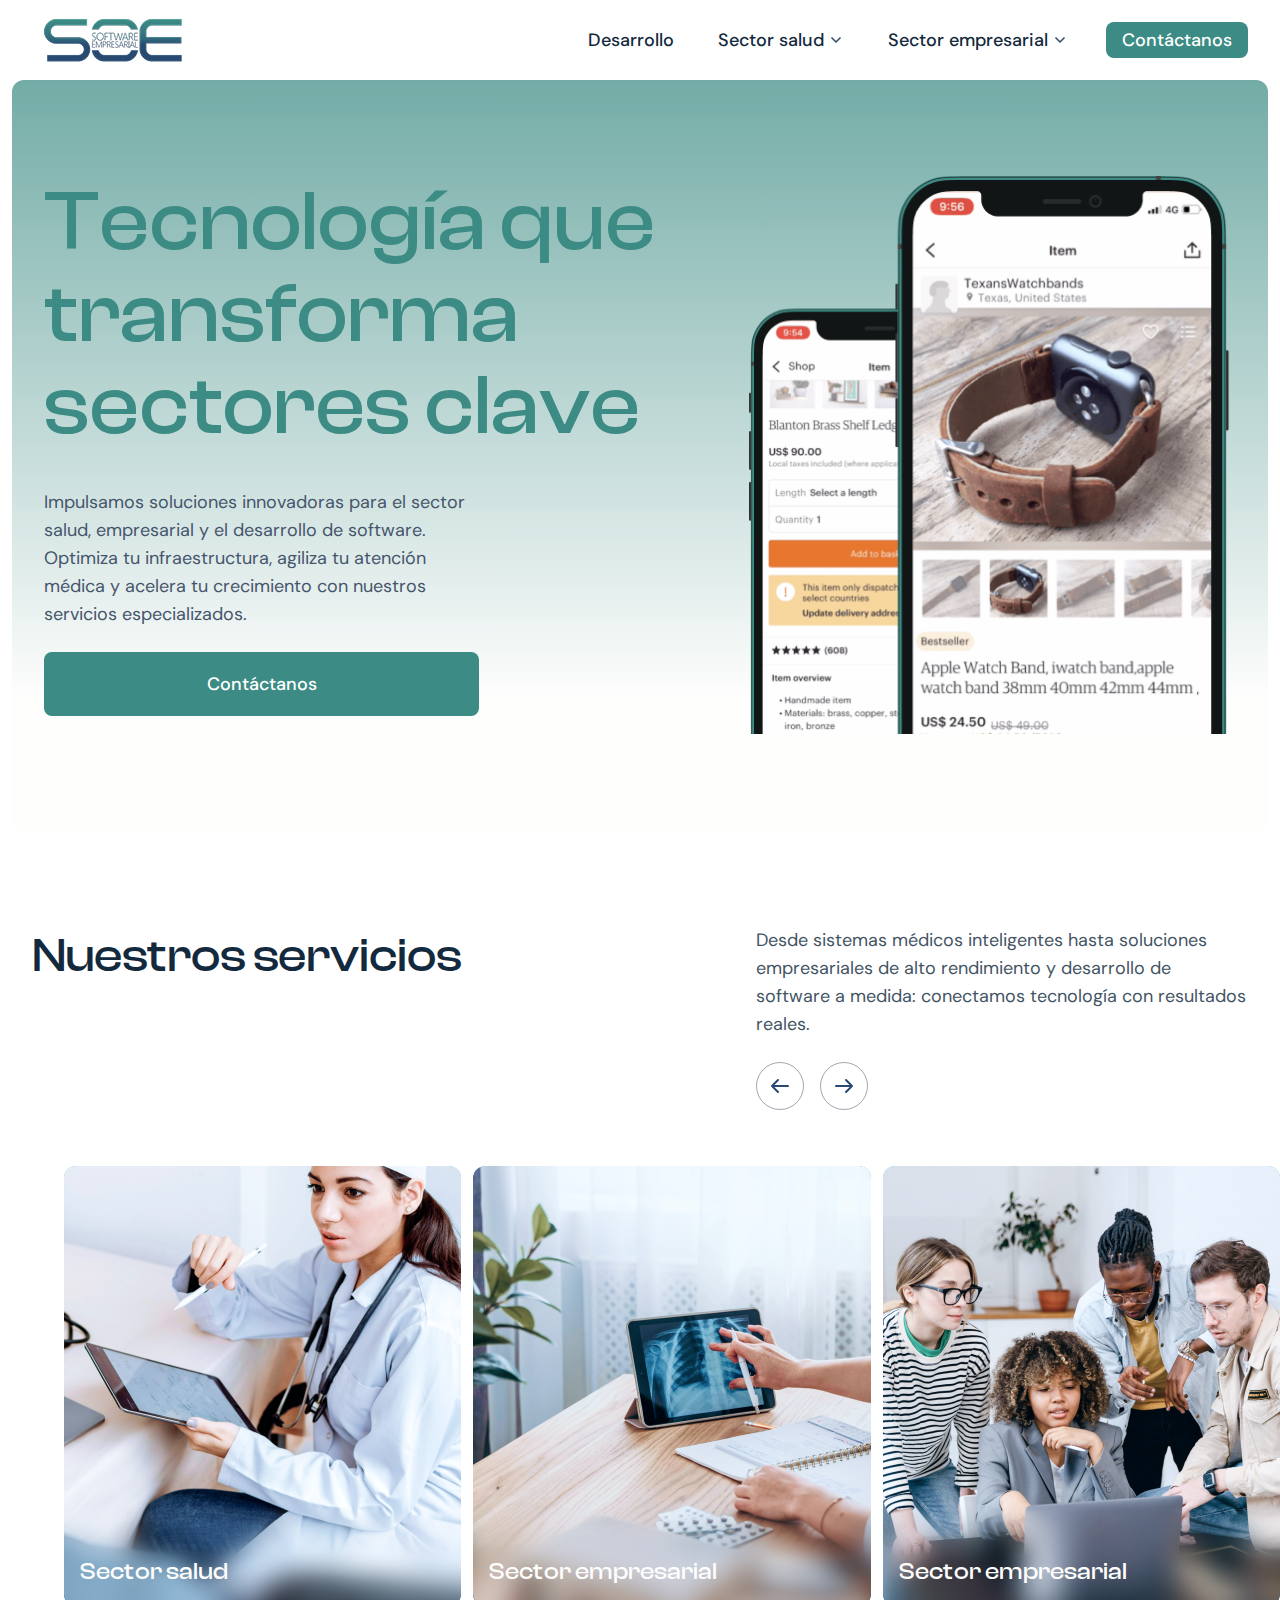
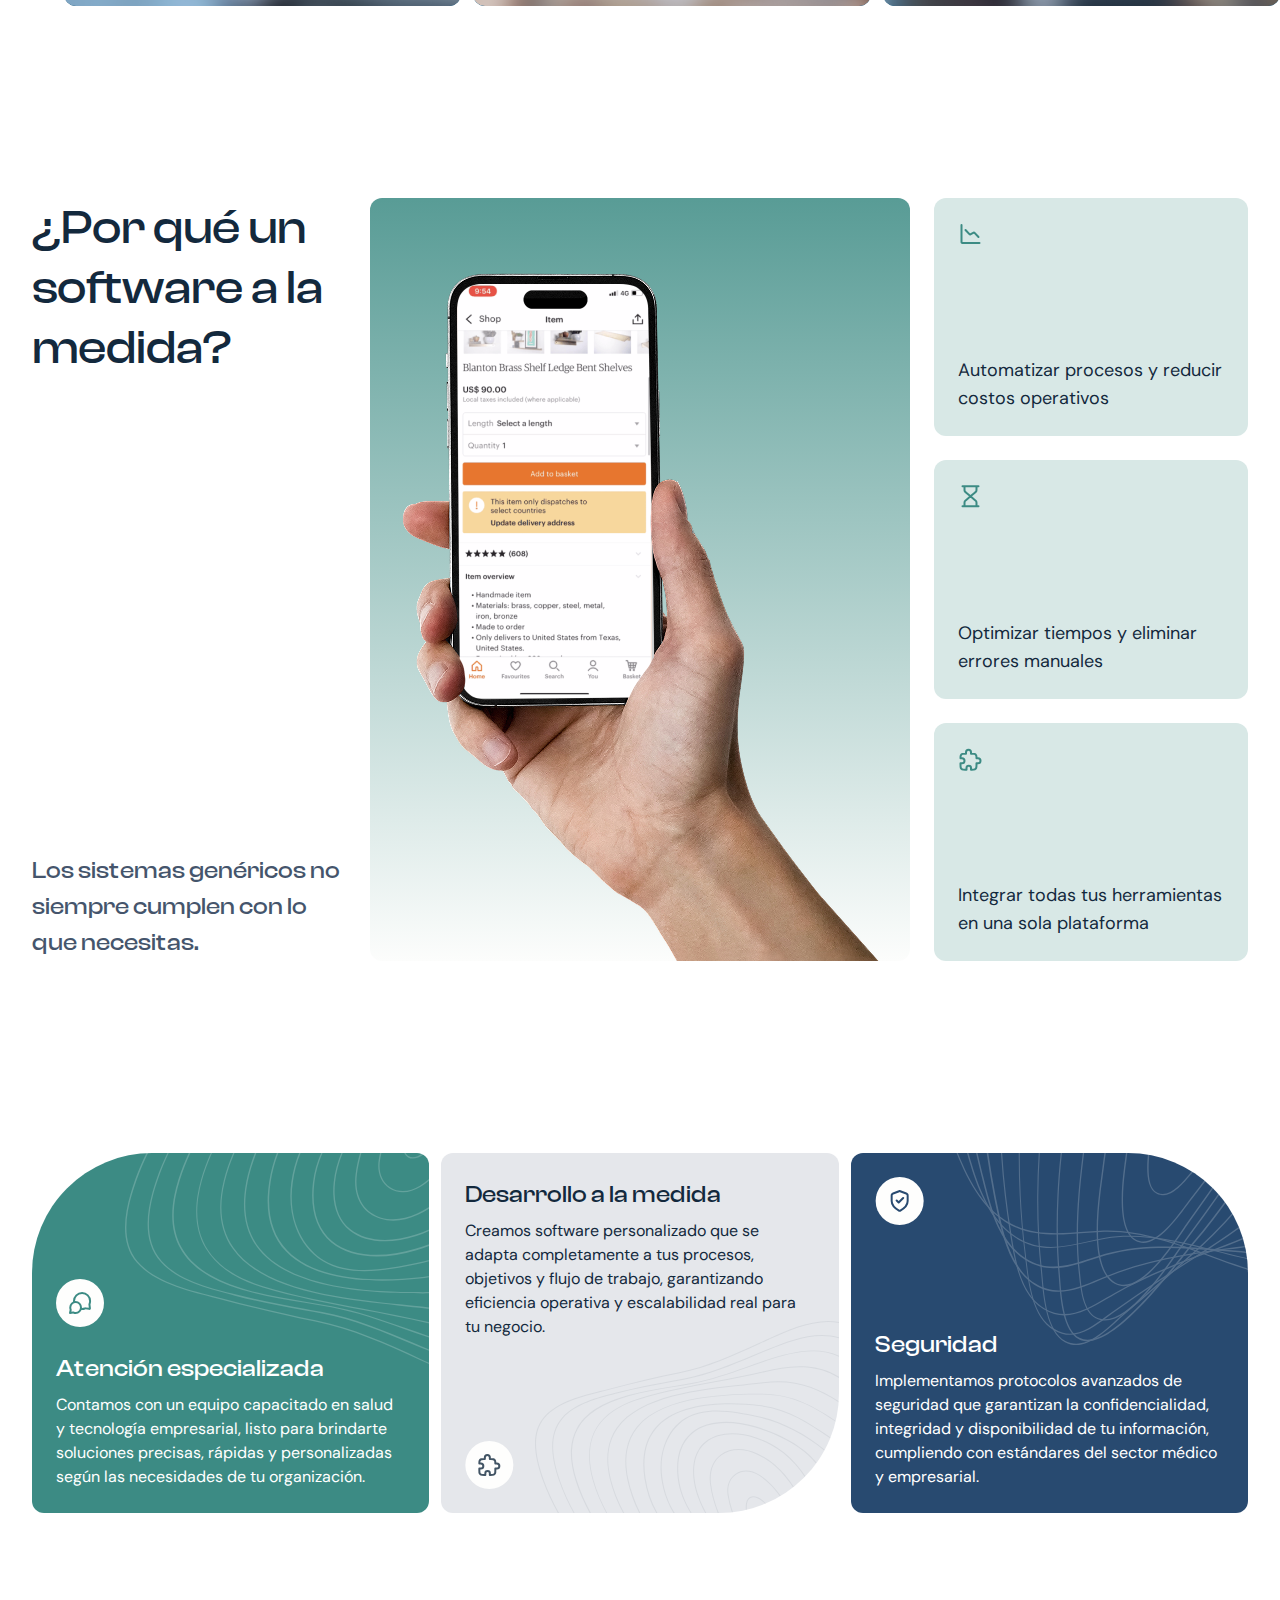
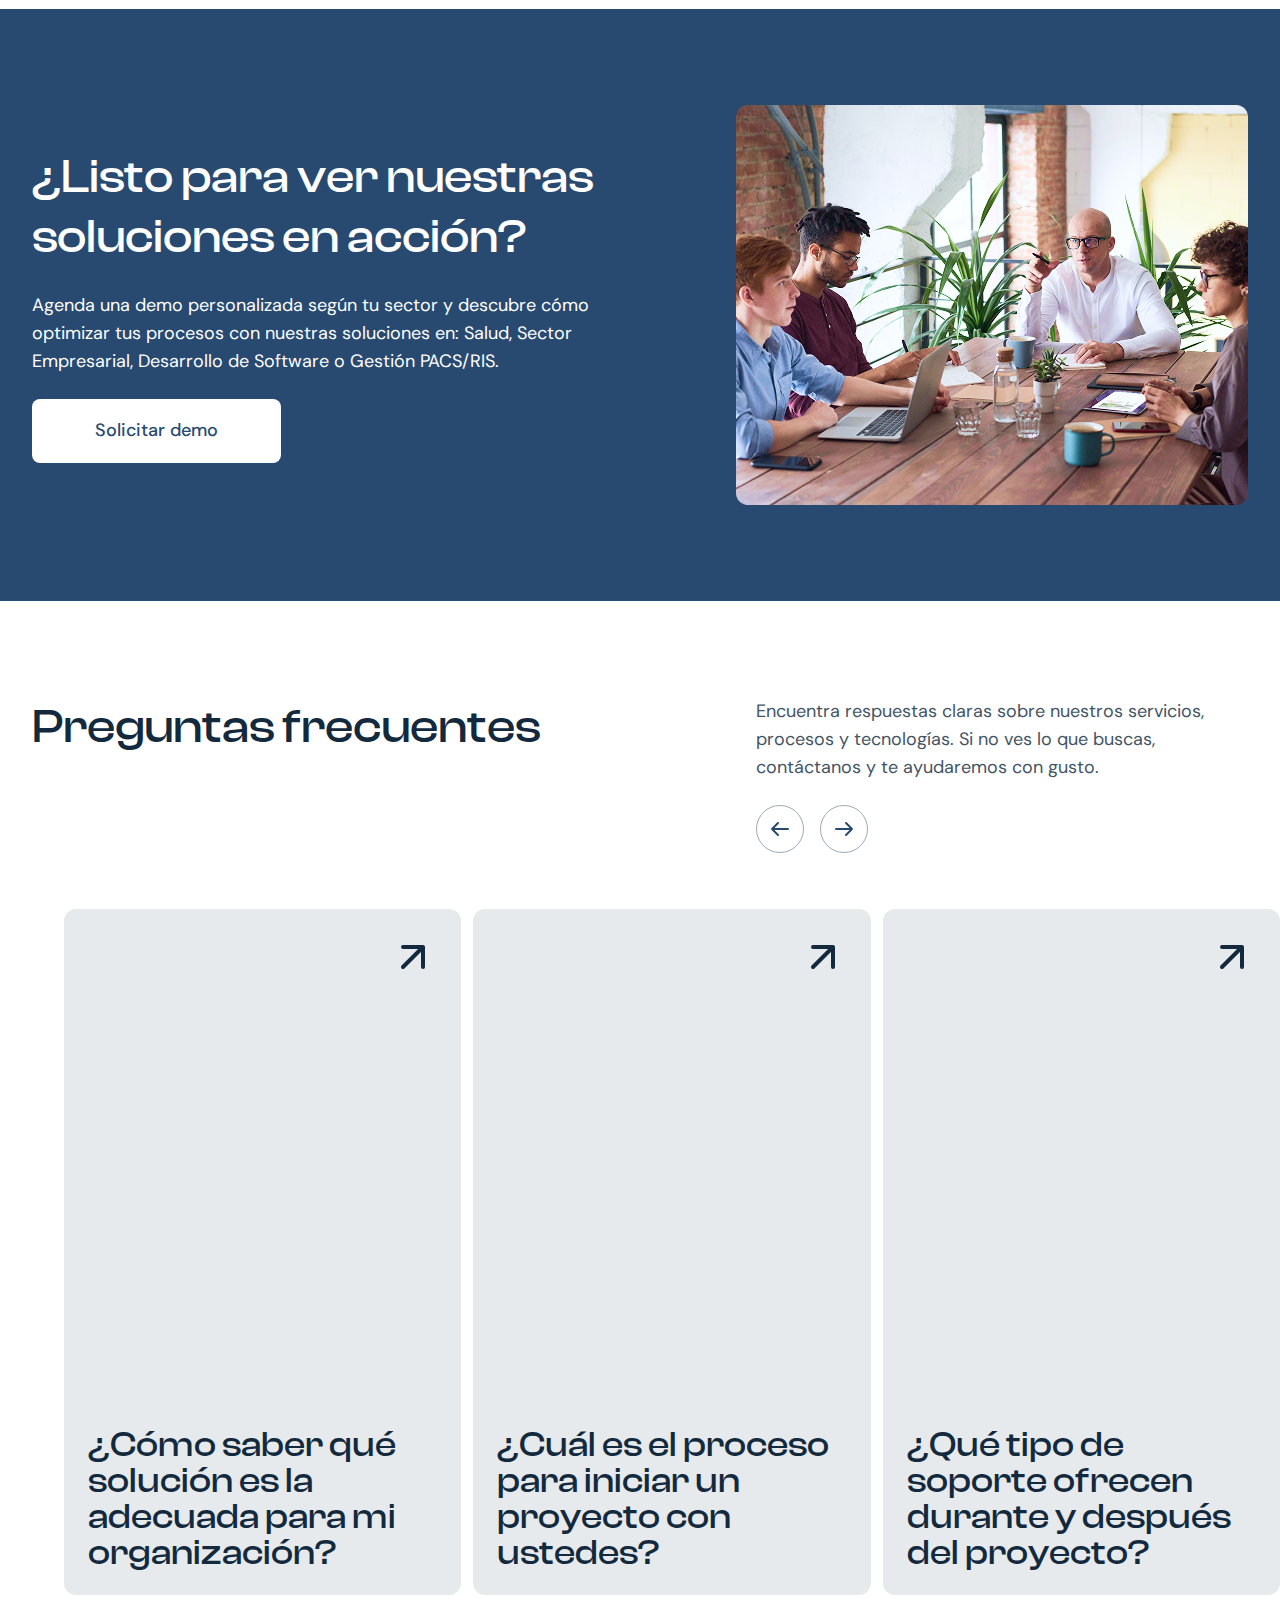
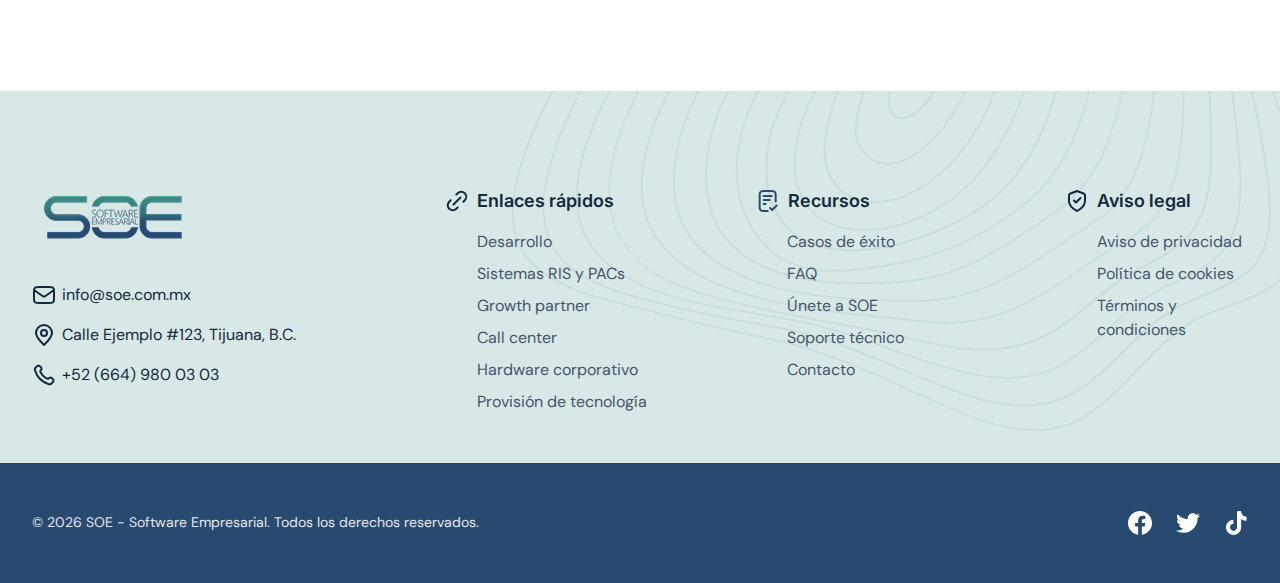
<file: src/index.html>
<!DOCTYPE html>
<html lang="en" data-theme="light" class="scroll-smooth">

<head>
  <meta charset="UTF-8" />
  <meta name="viewport" content="width=device-width, initial-scale=1.0" />
  <title>SOE</title>

  <!-- favicon  -->
  <link rel="apple-touch-icon" sizes="180x180" href="./images/favicon/apple-touch-icon.png" />
  <link rel="icon" type="image/png" sizes="32x32" href="./images/favicon/favicon-32x32.png" />
  <link rel="icon" type="image/png" sizes="16x16" href="./images/favicon/favicon-16x16.png" />
  <link rel="manifest" href="./images/favicon/site.webmanifest" />

  <!-- google font  -->
  <link rel="preconnect" href="https://fonts.googleapis.com" />
  <link rel="preconnect" href="https://fonts.gstatic.com" crossorigin />
  <link
    href="https://fonts.googleapis.com/css2?family=DM+Sans:ital,opsz,wght@0,9..40,100..1000;1,9..40,100..1000&family=Inter:ital,opsz,wght@0,14..32,100..900;1,14..32,100..900&display=swap"
    rel="stylesheet" />

  <!-- swiper css -->
  <link rel="stylesheet" href="https://cdn.jsdelivr.net/npm/swiper@11/swiper-bundle.min.css" />
  <!-- custom font start  -->
  <link rel="stylesheet" href="./fonts/web-clash-display/css/clash-display.css" />
  <link rel="stylesheet" href="./css/style.min.css" />
</head>

<body>
  <!-- Preloader -->
  <div id="preloader" class="fixed inset-0 bg-white z-50 flex items-center justify-center">
    <img src="./images/soe-logo.png" alt="soe-logo" />
    <div
      class="w-16 h-16 border-4 border-gray-300 rounded-full spinner border-t-blue-500 absolute left-0 right-0 m-auto">
    </div>
  </div>

  <!-- Header -->
  <header class="bg-white py-2.5 sticky top-0 z-30 lg:shadow-none shadow-xl">
    <!-- desktop nav -->
    <div class="container flex flex-row justify-between gap-5 lg:gap-8 items-center">
      <a href="index.html"><img src="./images/soe-logo.png" alt="gembet" class="xl:w-auto w-[116px]" /></a>

      <div class="md:hidden">
        <button
          class="justify-center text-text-body-primary text-xs font-medium font-Inter leading-none text-center flex flex-col gap-1"
          data-mobile-menu-toggle="">
          <img src="./images/menu.svg" alt="menu" />
        </button>
      </div>
      <!-- Desktop Nav -->
      <nav class="hidden md:flex space-x-4 items-center">
        <ul class="flex flex-row gap-5 lg:gap-8 items-center">
          <li>
            <a href="./development.html"
              class="text-slate-800 text-base lg:text-lg font-medium leading-7 transition-all px-1.5 py-1 hover:text-slate-500 active:text-slate-500 focus:text-slate-500">Desarrollo</a>
          </li>
          <li class="relative dropdown transition-all">
            <button
              class="dropdown-toggle flex justify-center items-center transition-all cursor-pointer text-slate-800 text-base lg:text-lg font-medium leading-7 px-1.5 py-1 gap-1 hover:text-slate-500"
              data-dropdown>
              Sector salud
              <svg xmlns="http://www.w3.org/2000/svg" width="16" height="16" viewBox="0 0 16 16" fill="none"
                class="transition-all">
                <path d="M4 6L8 10L12 6" stroke="#425464" stroke-width="1.75" stroke-linecap="round"
                  stroke-linejoin="round" />
              </svg>
            </button>
            <div
              class="dropdown-menu dropdown-content transition-all right-0 w-[250px] p-3 bg-white rounded-xl shadow-custom absolute">
              <ul class="flex flex-col">
                <li>
                  <a href="./systems.html"
                    class="flex flex-row gap-3 p-3 hover:bg-zinc-200 active:bg-zinc-200 focus:bg-zinc-200 rounded-lg transition-all duration-300 text-slate-800 text-base lg:text-lg font-medium leading-7">
                    Sistemas RIS y PACs
                  </a>
                </li>

                <li>
                  <a href="./partner.html"
                    class="flex flex-row gap-3 p-3 hover:bg-zinc-200 active:bg-zinc-200 focus:bg-zinc-200 rounded-lg transition-all duration-300 text-slate-800 text-base lg:text-lg font-medium leading-7">
                    Growth partner
                  </a>
                </li>
                <li>
                  <a href="./call-center.html"
                    class="flex flex-row gap-3 p-3 hover:bg-zinc-200 active:bg-zinc-200 focus:bg-zinc-200 rounded-lg transition-all duration-300 text-slate-800 text-base lg:text-lg font-medium leading-7">
                    Call center
                  </a>
                </li>
              </ul>
            </div>
          </li>
          <li class="relative dropdown transition-all">
            <button
              class="dropdown-toggle flex justify-center items-center transition-all cursor-pointer text-slate-800 text-base lg:text-lg font-medium leading-7 px-1.5 py-1 gap-1 hover:text-slate-500"
              data-dropdown>
              Sector empresarial
              <svg xmlns="http://www.w3.org/2000/svg" width="16" height="16" viewBox="0 0 16 16" fill="none"
                class="transition-all">
                <path d="M4 6L8 10L12 6" stroke="#425464" stroke-width="1.75" stroke-linecap="round"
                  stroke-linejoin="round" />
              </svg>
            </button>
            <div
              class="dropdown-menu dropdown-content transition-all right-0 w-[250px] p-3 bg-white rounded-xl shadow-custom absolute">
              <ul class="flex flex-col">
                <li>
                  <a href="./hardware.html"
                    class="flex flex-row gap-3 p-3 hover:bg-zinc-200 active:bg-zinc-200 focus:bg-zinc-200 rounded-lg transition-all duration-300 text-slate-800 text-base lg:text-lg font-medium leading-7">
                    Hardware corporativo
                  </a>
                </li>

                <li>
                  <a href="./soluciones.html"
                    class="flex flex-row gap-3 p-3 hover:bg-zinc-200 active:bg-zinc-200 focus:bg-zinc-200 rounded-lg transition-all duration-300 text-slate-800 text-base lg:text-lg font-medium leading-7">
                    Provisión de tecnología 
                  </a>
                </li>
              </ul>
            </div>
          </li>
          <li class="relative dropdown group transition-all">
            <button
              class="dropdown-toggle flex justify-center items-center transition-all cursor-pointer text-white text-base lg:text-lg font-medium leading-7 px-2 lg:px-4 py-1 gap-1 bg-slate-500 rounded-lg"
              data-dropdown>
              Contáctanos
            </button>
            <div
              class="dropdown-menu dropdown-content absolute group-hover:!block transition-all right-0 w-[350px] p-3 bg-white rounded-xl shadow-custom">
              <ul class="flex flex-col">
                <li>
                  <a href="mailto:+52 664 980 03 03"
                    class="flex flex-row gap-3 p-3 hover:bg-zinc-200 active:bg-zinc-200 focus:bg-zinc-200 rounded-lg transition-all duration-300">
                    <span class="">
                      <img src="./images/call.svg" alt="call" />
                    </span>
                    <span class="flex flex-col">
                      <span class="text-slate-800 text-base lg:text-lg font-medium leading-7">Atención telefónica</span>
                      <span class="text-slate-600 text-base lg:text-lg font-normal leading-7">+52 (664) 980 03 03</span>
                    </span>
                  </a>
                </li>

                <li>
                  <a href="https://wa.link/tjyxcl"
                    class="flex flex-row gap-3 p-3 hover:bg-zinc-200 active:bg-zinc-200 focus:bg-zinc-200 rounded-lg transition-all duration-300">
                    <span class="">
                      <img src="./images/whatsapp-dropdown.svg" alt="whatsapp" />
                    </span>
                    <span class="flex flex-col">
                      <span class="text-slate-800 text-base lg:text-lg font-medium leading-7">WhatsApp</span>
                      <span class="text-slate-600 text-base lg:text-lg font-normal leading-7">+52 (664) 980 03 03</span>
                    </span>
                  </a>
                </li>
                <li>
                  <a href="mailto:info@soe.com.mx"
                    class="flex flex-row gap-3 p-3 hover:bg-zinc-200 active:bg-zinc-200 focus:bg-zinc-200 rounded-lg transition-all duration-300">
                    <span class="">
                      <img src="./images/mail-dropdown.svg" alt="mail" />
                    </span>
                    <span class="flex flex-col">
                      <span class="text-slate-800 text-base lg:text-lg font-medium leading-7">Enviar mensaje</span>
                      <span class="text-slate-600 text-base lg:text-lg font-normal leading-7">info@soe.com.mx</span>
                    </span>
                  </a>
                </li>
                <li>
                  <a href=""
                    class="flex flex-row gap-3 p-3 hover:bg-zinc-200 active:bg-zinc-200 focus:bg-zinc-200 rounded-lg transition-all duration-300">
                    <span class="">
                      <img src="./images/location-dropdown.svg" alt="location" />
                    </span>
                    <span class="flex flex-col">
                      <span class="text-slate-800 text-base lg:text-lg font-medium leading-7">Dirección</span>
                      <span class="text-slate-600 text-base lg:text-lg font-normal leading-7">Calle Ejemplo #123,
                        Tijuana, B.C.</span>
                    </span>
                  </a>
                </li>
              </ul>
            </div>
          </li>
        </ul>
      </nav>
    </div>

    <!-- Mobile Offcanvas -->
    <div class="offcanvas fixed inset-0 bg-white bg-opacity-50 h-screen overflow-y-auto z-50 md:hidden" id="mobileMenu">
      <div class="bg-white w-full max-w-full h-full py-4 relative">
        <div class="flex flex-row items-center justify-between px-4">
          <a href="">
            <img src="./images/soe-logo.png" alt="logo" class="w-[120px]" />
          </a>
          <button class="cursor-pointer" data-close-mobile>
            <img src="./images/close.svg" alt="close" />
          </button>
        </div>
        <div class="mt-5 px-4">
          <nav class="flex space-x-4 items-center">
            <ul class="flex flex-col gap-5">
              <li class="flex flex-col justify-start text-start">
                <a href="./development.html"
                  class="text-slate-800 text-base lg:text-lg font-medium leading-7 transition-all px-1.5 py-1 hover:text-slate-500 active:text-slate-500 focus:text-slate-500">Desarrollo</a>
              </li>

              <li class="relative dropdown transition-all flex flex-col justify-start">
                <button
                  class="dropdown-toggle flex justify-start items-center transition-all cursor-pointer text-slate-800 text-base lg:text-lg font-medium leading-7 px-1.5 py-1 gap-1 hover:text-slate-500 active:text-slate-500 focus:text-slate-500"
                  data-dropdown>
                  Sector salud
                  <svg xmlns="http://www.w3.org/2000/svg" width="16" height="16" viewBox="0 0 16 16" fill="none"
                    class="transition-all">
                    <path d="M4 6L8 10L12 6" stroke="#425464" stroke-width="1.75" stroke-linecap="round"
                      stroke-linejoin="round" />
                  </svg>
                </button>
                <div class="dropdown-menu dropdown-content transition-all w-full p-3 rounded-xl">
                  <ul class="flex flex-col">
                    <li>
                      <a href="./systems.html"
                        class="flex flex-row gap-3 p-3 hover:bg-zinc-200 active:bg-zinc-200 focus:bg-zinc-200 rounded-lg transition-all duration-300 text-slate-800 text-base lg:text-lg font-medium leading-7">
                        Sistemas RIS y PACs
                      </a>
                    </li>

                    <li>
                      <a href="./partner.html"
                        class="flex flex-row gap-3 p-3 hover:bg-zinc-200 active:bg-zinc-200 focus:bg-zinc-200 rounded-lg transition-all duration-300 text-slate-800 text-base lg:text-lg font-medium leading-7">
                        Growth partner
                      </a>
                    </li>
                    <li>
                      <a href="./call-center.html"
                        class="flex flex-row gap-3 p-3 hover:bg-zinc-200 active:bg-zinc-200 focus:bg-zinc-200 rounded-lg transition-all duration-300 text-slate-800 text-base lg:text-lg font-medium leading-7">
                        Call center
                      </a>
                    </li>
                  </ul>
                </div>
              </li>
              <li class="relative dropdown transition-all flex flex-col justify-start">
                <button
                  class="dropdown-toggle flex justify-start items-center transition-all cursor-pointer text-slate-800 text-base lg:text-lg font-medium leading-7 px-1.5 py-1 gap-1 hover:text-slate-500 active:text-slate-500 focus:text-slate-500"
                  data-dropdown>
                  Sector empresarial
                  <svg xmlns="http://www.w3.org/2000/svg" width="16" height="16" viewBox="0 0 16 16" fill="none"
                    class="transition-all">
                    <path d="M4 6L8 10L12 6" stroke="#425464" stroke-width="1.75" stroke-linecap="round"
                      stroke-linejoin="round" />
                  </svg>
                </button>
                <div class="dropdown-menu dropdown-content transition-all w-full p-3 bg-white rounded-xl">
                  <ul class="flex flex-col">
                    <li>
                      <a href="./hardware.html"
                        class="flex flex-row gap-3 p-3 hover:bg-zinc-200 active:bg-zinc-200 focus:bg-zinc-200 rounded-lg transition-all duration-300 text-slate-800 text-base lg:text-lg font-medium leading-7">
                        Hardware corporativo
                      </a>
                    </li>

                    <li>
                      <a href="./soluciones.html"
                        class="flex flex-row gap-3 p-3 hover:bg-zinc-200 active:bg-zinc-200 focus:bg-zinc-200 rounded-lg transition-all duration-300 text-slate-800 text-base lg:text-lg font-medium leading-7">
                        Provisión de tecnología 
                      </a>
                    </li>
                  </ul>
                </div>
              </li>
            </ul>
          </nav>
        </div>
        <div class="pt-6">
          <div class="border-b border-[#E7EAEC]"></div>
          <div class="px-4 py-6 flex flex-row justify-around">
            <ul class="space-y-3">
              <li class="flex flex-row gap-1 items-center">
                <img src="./images/list-menu.svg" alt="recursos" />
                <h4 class="text-basic-black text-base font-DMSans font-medium">
                  Recursos
                </h4>
              </li>
              <li>
                <a href="#" class="text-basic-black text-sm font-DMSans font-normal">Casos de éxito</a>
              </li>
              <li>
                <a href="#" class="text-basic-black text-sm font-DMSans font-normal">FAQ</a>
              </li>
              <li>
                <a href="#" class="text-basic-black text-sm font-DMSans font-normal">Únete a SOE</a>
              </li>
            </ul>
            <ul class="space-y-3">
              <li class="flex flex-row gap-1 items-center">
                <img src="./images/shield-menu.svg" alt="recursos" />
                <h4 class="text-basic-black text-base font-DMSans font-medium">
                  Aviso legal
                </h4>
              </li>
              <li>
                <a href="#" class="text-basic-black text-sm font-DMSans font-normal">Aviso de privacidad</a>
              </li>
              <li>
                <a href="#" class="text-basic-black text-sm font-DMSans font-normal">FAQ</a>
              </li>
              <li>
                <a href="#" class="text-basic-black text-sm font-DMSans font-normal">Términos y condiciones</a>
              </li>
            </ul>
          </div>
          <div class="px-4">
            <a href="./contactanos.html"
              class="flex justify-center items-center transition-all cursor-pointer text-white text-base lg:text-lg font-medium leading-7 px-2 lg:px-4 py-[10px] gap-1 bg-slate-500 rounded-lg">
              Contáctanos
            </a>
            <div class="pt-6">
              <ul class="flex flex-col">
                <li>
                  <a href="mailto:+52 664 980 03 03"
                    class="flex flex-row gap-3 p-3 hover:bg-zinc-200 active:bg-zinc-200 focus:bg-zinc-200 rounded-lg transition-all duration-300">
                    <span class="mt-1">
                      <img src="./images/call.svg" alt="call" />
                    </span>
                    <span class="flex flex-col">
                      <span class="text-slate-800 text-base lg:text-lg font-medium leading-7">Atención telefónica</span>
                      <span class="text-slate-600 text-base lg:text-lg font-normal leading-7">+52 (664) 980 03 03</span>
                    </span>
                  </a>
                </li>

                <li>
                  <a href="https://wa.link/tjyxcl"
                    class="flex flex-row gap-3 p-3 hover:bg-zinc-200 active:bg-zinc-200 focus:bg-zinc-200 rounded-lg transition-all duration-300">
                    <span class="mt-1">
                      <img src="./images/whatsapp-dropdown.svg" alt="whatsapp" />
                    </span>
                    <span class="flex flex-col">
                      <span class="text-slate-800 text-base lg:text-lg font-medium leading-7">WhatsApp</span>
                      <span class="text-slate-600 text-base lg:text-lg font-normal leading-7">+52 (664) 980 03 03</span>
                    </span>
                  </a>
                </li>
                <li>
                  <a href="mailto:info@soe.com.mx"
                    class="flex flex-row gap-3 p-3 hover:bg-zinc-200 active:bg-zinc-200 focus:bg-zinc-200 rounded-lg transition-all duration-300">
                    <span class="mt-1">
                      <img src="./images/mail-dropdown.svg" alt="mail" />
                    </span>
                    <span class="flex flex-col">
                      <span class="text-slate-800 text-base lg:text-lg font-medium leading-7">Enviar mensaje</span>
                      <span class="text-slate-600 text-base lg:text-lg font-normal leading-7">info@soe.com.mx</span>
                    </span>
                  </a>
                </li>
                <li>
                  <a href=""
                    class="flex flex-row gap-3 p-3 hover:bg-zinc-200 active:bg-zinc-200 focus:bg-zinc-200 rounded-lg transition-all duration-300">
                    <span class="mt-1">
                      <img src="./images/location-dropdown.svg" alt="location" />
                    </span>
                    <span class="flex flex-col">
                      <span class="text-slate-800 text-base lg:text-lg font-medium leading-7">Dirección</span>
                      <span class="text-slate-600 text-base lg:text-lg font-normal leading-7">Calle Ejemplo #123,
                        Tijuana, B.C.</span>
                    </span>
                  </a>
                </li>
              </ul>
            </div>
          </div>
        </div>
      </div>
    </div>
  </header>

  <main>
    <!-- tecnologia start  -->
    <section class="tecnologia sm:px-3 px-4">
      <div class="lg:py-24 sm:py-[60px] py-12 tecnologia-bg rounded-xl">
        <div class="container">
          <div class="grid lg:grid-cols-12 grid-cols-1 lg:gap-4 md:gap-y-16 gap-y-9">
            <div class="flex flex-col xl:gap-9 gap-6 lg:col-span-7">
              <h1
                class="text-slate-500 text-5xl md:text-7xl xl:text-[84px] font-medium font-ClashDisplay leading-none xl:leading-[92px] lg:m-0 m-auto w-[665px] max-w-full lg:text-start text-center">
                Tecnología que transforma sectores clave
              </h1>
              <div class="flex flex-col gap-6 w-[435px] max-w-full lg:m-0 m-auto lg:text-start text-center">
                <p class="text-slate-600 md:text-lg text-base font-normal lg:leading-7">
                  Impulsamos soluciones innovadoras para el sector salud,
                  empresarial y el desarrollo de software. Optimiza tu
                  infraestructura, agiliza tu atención médica y acelera tu
                  crecimiento con nuestros servicios especializados.
                </p>
                <a href="contactanos.html"
                  class="w-full min-h-16 max-h-16 p-4 bg-slate-500 rounded-lg inline-flex flex-col justify-center items-center gap-3.5 text-center text-white text-lg font-medium leading-7 hover:text-slate-500 active:text-slate-500  hover:bg-white hover:shadow focus:text-slate-500 focus:bg-white focus:shadow transition-colors duration-300">
                  Contáctanos
                </a>
              </div>
            </div>
            <div class="lg:col-span-5 text-right mx-auto lg:mx-0">
              <img src="./images/tecnologia-hero.png" alt="tecnologia" class="lg:ml-auto hidden md:block" />
              <img src="./images/fullphone.png" alt="tecnologia" class="mx-auto block md:hidden" />
            </div>
          </div>
        </div>
      </div>
    </section>
    <!-- services start  -->
    <section class="services py-12 md:py-15 lg:py-24">
      <!-- Optional container just for heading/alignment (not wrapping the slider) -->
      <div class="container flex flex-col md:flex-row items-start justify-between mb-8 gap-6">
        <div class="flex flex-col lg:flex-row justify-between items-start lg:items-start gap-6 w-full">
          <h2
            class="text-basic-black text-[34px] md:text-4xl xl:text-5xl font-medium font-ClashDisplay leading-[46px] md:leading-[48px] xl:leading-[60px]">
            Nuestros servicios
          </h2>

          <!-- doc -->
          <div class="flex flex-col items-start gap-6">
            <p class="text-gray-dark text-base md:text-lg font-normal md:leading-7 w-full lg:max-w-[492px]">
              Desde sistemas médicos inteligentes hasta soluciones
              empresariales de alto rendimiento y desarrollo de software a
              medida: conectamos tecnología con resultados reales.
            </p>
            <!-- 👇 Custom Pagination Dots -->
            <div class="flex md:hidden lg:flex justify-start gap-4 items-center mb-6">
              <button
                class="swiper-prev cursor-pointer group w-12 h-12 rounded-full border border-gray-medium flex items-center justify-center hover:bg-[#13547A] transition">
                <svg xmlns="http://www.w3.org/2000/svg" viewBox="0 0 24 24" fill="none"
                  class="w-6 h-6 stroke-[#284A70] group-hover:stroke-basic-white transition">
                  <path d="M20 12H4M4 12L10 18M4 12L10 6" stroke-width="2" stroke-linecap="round"
                    stroke-linejoin="round" />
                </svg>
              </button>

              <button
                class="swiper-next cursor-pointer group w-12 h-12 rounded-full border border-gray-medium flex items-center justify-center hover:bg-accent-primary transition">
                <svg xmlns="http://www.w3.org/2000/svg" viewBox="0 0 24 24" fill="none"
                  class="w-6 h-6 stroke-[#284A70] group-hover:stroke-basic-white transition">
                  <path d="M4 12H20M20 12L14 6M20 12L14 18" stroke-width="2" stroke-linecap="round"
                    stroke-linejoin="round" />
                </svg>
              </button>
            </div>
          </div>
        </div>
        <!-- 👇 Custom Pagination Dots -->
        <div class="hidden md:flex lg:hidden justify-start gap-4 items-center">
          <button
            class="swiper-prev cursor-pointer group w-12 h-12 rounded-full border border-gray-medium flex items-center justify-center hover:bg-[#13547A] transition">
            <svg xmlns="http://www.w3.org/2000/svg" viewBox="0 0 24 24" fill="none"
              class="w-6 h-6 stroke-[#284A70] group-hover:stroke-basic-white transition">
              <path d="M20 12H4M4 12L10 18M4 12L10 6" stroke-width="2" stroke-linecap="round" stroke-linejoin="round" />
            </svg>
          </button>

          <button
            class="swiper-next cursor-pointer group w-12 h-12 rounded-full border border-gray-medium flex items-center justify-center hover:bg-accent-primary transition">
            <svg xmlns="http://www.w3.org/2000/svg" viewBox="0 0 24 24" fill="none"
              class="w-6 h-6 stroke-[#284A70] group-hover:stroke-basic-white transition">
              <path d="M4 12H20M20 12L14 6M20 12L14 18" stroke-width="2" stroke-linecap="round"
                stroke-linejoin="round" />
            </svg>
          </button>
        </div>
      </div>
      <div class="relative w-full">
        <!-- Slider wrapper with only left container spacing -->
        <div class="overflow-x-auto pl-4 sm:pl-8 lg:pl-16 2xl:pl-[calc((100vw-1216px)/2)]">
          <!-- Swiper Container -->
          <div class="swiper servicesSwiper px-4 md:px-8 lg:px-16 h-[440px]">
            <div class="swiper-wrapper">
              <!-- Slide 1 -->
              <div
                class="swiper-slide h-full flex rounded-xl max-w-[calc(100%-80px)] md:max-w-[300px] lg:max-w-[465px] w-full shrink-0">
                <div
                  class="relative h-full w-full rounded-xl p-6 text-white bg-gradient-to-t from-[#13547A] to-[#80D0C7] overflow-hidden group/slider groupItem">
                  <div class="opacity-100 group-hover/slider:opacity-0 transition-opacity duration-400 item1">
                    <div class="absolute inset-0 pointer-events-none z-0 rounded-xl overflow-hidden">
                      <img src="./images/nuestros_servicios-salud.png" alt="" class="w-full h-full object-cover" />
                    </div>

                    <span
                      class="text-xl md:text-[22px] lg:text-2xl font-medium leading-6 md:leading-7.5 lg:leading-9 text-basic-white font-ClashDisplay absolute bottom-4 left-4 md:bottom-5.5 md:left-4 lg:bottom-4 lg:left-4">
                      Sector salud
                    </span>
                  </div>
                  <div class="opacity-0 group-hover/slider:opacity-100 transition-opacity duration-400 item2">
                    <h4
                      class="text-2xl md:text-[28px] lg:text-4xl font-medium leading-8 md:leading-9 lg:leading-4xl text-basic-white font-ClashDisplay">
                      Sector salud
                    </h4>

                    <ul
                      class="absolute bottom-6 left-6 space-y-1 lg:space-y-2 font-normal text-sm md:text-base text-gray-light">
                      <li>Hardware corporativo</li>
                      <li>Componentes para servidores</li>
                      <li>Servidores</li>
                      <li>Provisión de tecnología</li>
                      <li>Componentes IT</li>
                    </ul>
                    <!-- Arrow Icon -->
                    <a href="#"
                      class="absolute bottom-6 right-6 w-12 h-12 flex items-center justify-center rounded-full text-basic-white bg-basic-white group ring-2 ring-[#13547A] hover:bg-transparent hover:ring-basic-white transition duration-300 ease-in-out">
                      <svg xmlns="http://www.w3.org/2000/svg" width="24" height="24" viewBox="0 0 24 24" fill="none"
                        class="w-6 h-6 stroke-[#13547A] group-hover:stroke-white transition">
                        <path d="M7 17L17 7M17 7H7M17 7V17" stroke-width="2" stroke-linecap="round"
                          stroke-linejoin="round" />
                      </svg>
                    </a>
                    <!-- Optional background overlay -->
                    <div class="absolute -bottom-17 -right-44 w-[90%] pointer-events-none z-0">
                      <img src="./images/Background_wave-02.png" alt="" class="w-full h-auto" />
                    </div>
                  </div>
                </div>
              </div>

              <!-- ✅ Slide 2 (Fixed height issue) -->
              <div
                class="swiper-slide h-full flex rounded-xl max-w-[calc(100%-80px)] md:max-w-[300px] lg:max-w-[465px] w-full shrink-0">
                <div
                  class="relative h-full w-full rounded-xl p-6 text-white bg-gradient-to-t from-[#13547A] to-[#80D0C7] overflow-hidden group/slider groupItem">
                  <div class="opacity-100 group-hover/slider:opacity-0 transition-opacity duration-400 item1">
                    <div class="absolute inset-0 pointer-events-none z-0 rounded-xl overflow-hidden">
                      <img src="./images/nuestros_servicios-gestion.png" alt="" class="w-full h-full object-cover" />
                    </div>

                    <span
                      class="text-xl md:text-[22px] lg:text-2xl font-medium leading-6 md:leading-7.5 lg:leading-9 text-basic-white font-ClashDisplay absolute bottom-4 left-4 md:bottom-5.5 md:left-4 lg:bottom-4 lg:left-4">
                      Sector empresarial
                    </span>
                  </div>
                  <div class="opacity-0 group-hover/slider:opacity-100 transition-opacity duration-400 item2">
                    <h4
                      class="text-2xl md:text-[28px] lg:text-4xl font-medium leading-8 md:leading-9 lg:leading-4xl text-basic-white font-ClashDisplay">
                      Sector empresarial
                    </h4>

                    <ul
                      class="absolute bottom-6 left-6 space-y-1 lg:space-y-2 font-normal text-sm md:text-base text-gray-light">
                      <li>Hardware corporativo</li>
                      <li>Componentes para servidores</li>
                      <li>Servidores</li>
                      <li>Provisión de tecnología</li>
                      <li>Componentes IT</li>
                    </ul>
                    <!-- Arrow Icon -->
                    <a href="#"
                      class="absolute bottom-6 right-6 w-12 h-12 flex items-center justify-center rounded-full text-basic-white bg-basic-white group ring-2 ring-[#13547A] hover:bg-transparent hover:ring-basic-white transition duration-300 ease-in-out">
                      <svg xmlns="http://www.w3.org/2000/svg" width="24" height="24" viewBox="0 0 24 24" fill="none"
                        class="w-6 h-6 stroke-[#13547A] group-hover:stroke-white transition">
                        <path d="M7 17L17 7M17 7H7M17 7V17" stroke-width="2" stroke-linecap="round"
                          stroke-linejoin="round" />
                      </svg>
                    </a>
                    <!-- Optional background overlay -->
                    <div class="absolute -bottom-17 -right-44 w-[90%] pointer-events-none z-0">
                      <img src="./images/Background_wave-02.png" alt="" class="w-full h-auto" />
                    </div>
                  </div>
                </div>
              </div>

              <!-- Slide 3 -->
              <div
                class="swiper-slide h-full flex rounded-xl max-w-[calc(100%-80px)] md:max-w-[300px] lg:max-w-[465px] w-full shrink-0">
                <div
                  class="relative h-full w-full rounded-xl p-6 text-white bg-gradient-to-t from-[#13547A] to-[#80D0C7] overflow-hidden group/slider groupItem">
                  <div class="opacity-100 group-hover/slider:opacity-0 transition-opacity duration-400 item1">
                    <div class="absolute inset-0 pointer-events-none z-0 rounded-xl overflow-hidden">
                      <img src="./images/nuestros_servicios-desarrollo.png" alt="" class="w-full h-full object-cover" />
                    </div>

                    <span
                      class="text-xl md:text-[22px] lg:text-2xl font-medium leading-6 md:leading-7.5 lg:leading-9 text-basic-white font-ClashDisplay absolute bottom-4 left-4 md:bottom-5.5 md:left-4 lg:bottom-4 lg:left-4">
                      Sector empresarial
                    </span>
                  </div>
                  <div class="opacity-0 group-hover/slider:opacity-100 transition-opacity duration-400 item2">
                    <h4
                      class="text-2xl md:text-[28px] lg:text-4xl font-medium leading-8 md:leading-9 lg:leading-4xl text-basic-white font-ClashDisplay">
                      Sector empresarial
                    </h4>

                    <ul
                      class="absolute bottom-6 left-6 space-y-1 lg:space-y-2 font-normal text-sm md:text-base text-gray-light">
                      <li>Hardware corporativo</li>
                      <li>Componentes para servidores</li>
                      <li>Servidores</li>
                      <li>Provisión de tecnología</li>
                      <li>Componentes IT</li>
                    </ul>
                    <!-- Arrow Icon -->
                    <a href="#"
                      class="absolute bottom-6 right-6 w-12 h-12 flex items-center justify-center rounded-full text-basic-white bg-basic-white group ring-2 ring-[#13547A] hover:bg-transparent hover:ring-basic-white transition duration-300 ease-in-out">
                      <svg xmlns="http://www.w3.org/2000/svg" width="24" height="24" viewBox="0 0 24 24" fill="none"
                        class="w-6 h-6 stroke-[#13547A] group-hover:stroke-white transition">
                        <path d="M7 17L17 7M17 7H7M17 7V17" stroke-width="2" stroke-linecap="round"
                          stroke-linejoin="round" />
                      </svg>
                    </a>
                    <!-- Optional background overlay -->
                    <div class="absolute -bottom-17 -right-44 w-[90%] pointer-events-none z-0">
                      <img src="./images/Background_wave-02.png" alt="" class="w-full h-auto" />
                    </div>
                  </div>
                </div>
              </div>

              <!-- Slide 4 -->
              <div
                class="swiper-slide h-full flex rounded-xl max-w-[calc(100%-80px)] md:max-w-[300px] lg:max-w-[465px] w-full shrink-0">
                <div
                  class="relative h-full w-full rounded-xl p-6 text-white bg-gradient-to-t from-[#13547A] to-[#80D0C7] overflow-hidden group/slider groupItem">
                  <div class="opacity-100 group-hover/slider:opacity-0 transition-opacity duration-400 item1">
                    <div class="absolute inset-0 pointer-events-none z-0 rounded-xl overflow-hidden">
                      <img src="./images/nuestros_servicios-gestion.png" alt="" class="w-full h-full object-cover" />
                    </div>

                    <span
                      class="text-xl md:text-[22px] lg:text-2xl font-medium leading-6 md:leading-7.5 lg:leading-9 text-basic-white font-ClashDisplay absolute bottom-4 left-4 md:bottom-5.5 md:left-4 lg:bottom-4 lg:left-4">
                      Desarrollo de software
                    </span>
                  </div>
                  <div class="opacity-0 group-hover/slider:opacity-100 transition-opacity duration-400 item2">
                    <h4
                      class="text-2xl md:text-[28px] lg:text-4xl font-medium leading-8 md:leading-9 lg:leading-4xl text-basic-white font-ClashDisplay">
                      Desarrollo de software
                    </h4>

                    <ul
                      class="absolute bottom-6 left-6 space-y-1 lg:space-y-2 font-normal text-sm md:text-base text-gray-light">
                      <li>Hardware corporativo</li>
                      <li>Componentes para servidores</li>
                      <li>Servidores</li>
                      <li>Provisión de tecnología</li>
                      <li>Componentes IT</li>
                    </ul>
                    <!-- Arrow Icon -->
                    <a href="#"
                      class="absolute bottom-6 right-6 w-12 h-12 flex items-center justify-center rounded-full text-basic-white bg-basic-white group ring-2 ring-[#13547A] hover:bg-transparent hover:ring-basic-white transition duration-300 ease-in-out">
                      <svg xmlns="http://www.w3.org/2000/svg" width="24" height="24" viewBox="0 0 24 24" fill="none"
                        class="w-6 h-6 stroke-[#13547A] group-hover:stroke-white transition">
                        <path d="M7 17L17 7M17 7H7M17 7V17" stroke-width="2" stroke-linecap="round"
                          stroke-linejoin="round" />
                      </svg>
                    </a>
                    <!-- Optional background overlay -->
                    <div class="absolute -bottom-17 -right-44 w-[90%] pointer-events-none z-0">
                      <img src="./images/Background_wave-02.png" alt="" class="w-full h-auto" />
                    </div>
                  </div>
                </div>
              </div>
            </div>
          </div>
        </div>
      </div>
    </section>
    <!-- services end -->
    <!-- ¿Por qué un software a la medida?  -->
    <section class="software lg:py-24 py-12">
      <div class="container">
        <div class="grid lg:grid-cols-11 md:grid-cols-6 grid-cols-1 gap-6">
          <div
            class="lg:col-span-3 md:col-span-6 col-span-1 flex flex-col justify-between gap-4 h-full lg:w-auto sm:w-[506px] max-w-full">
            <h2 class="text-slate-800 text-4xl xl:text-5xl font-medium font-ClashDisplay xl:leading-[60px]">
              ¿Por qué un software a la medida?
            </h2>
            <p
              class="text-slate-600 text-xl md:text-[22px] xl:text-2xl font-medium font-ClashDisplay md:leading-[30px] xl:leading-9">
              Los sistemas genéricos no siempre cumplen con lo que necesitas.
            </p>
          </div>
          <div class="lg:col-span-5 md:col-span-4 col-span-1 pl-[30px] md:pl-8 relative bgPhone rounded-xl">
            <img src="./images/phone.png" alt="software phone" class="hidden md:block" />
            <img src="./images/phone-phone-main.png" alt="tecnologia" class="mx-auto block md:hidden rounded-br-xl" />
          </div>
          <div class="lg:col-span-3 md:col-span-2  col-span-1 flex flex-col md:gap-6 gap-4">
            <!-- single item start  -->
            <div
              class="p-6 min-h-[150px] bg-zinc-200 rounded-xl flex flex-col justify-between items-start md:h-full gap-[21px] md:gap-6">
              <div>
                <img src="./images/automatizar.svg" alt="automatizar" />
              </div>
              <p class="text-slate-800 text-lg font-normal leading-7">
                Automatizar procesos y reducir costos operativos
              </p>
            </div>
            <!-- single item start  -->
            <!-- single item end  -->
            <div
              class="p-6 min-h-[150px] bg-zinc-200 rounded-xl flex flex-col justify-between items-start md:h-full gap-[21px] md:gap-6">
              <div>
                <img src="./images/optimizar.svg" alt="automatizar" />
              </div>
              <p class="text-slate-800 text-lg font-normal leading-7">
                Optimizar tiempos y eliminar errores manuales
              </p>
            </div>
            <!-- single item start  -->
            <!-- single item end  -->
            <div
              class="p-6 min-h-[150px] bg-zinc-200 rounded-xl flex flex-col justify-between items-start md:h-full gap-[21px] md:gap-6">
              <div>
                <img src="./images/integrar.svg" alt="automatizar" />
              </div>
              <p class="text-slate-800 text-lg font-normal leading-7">
                Integrar todas tus herramientas en una sola plataforma
              </p>
            </div>
            <!-- single item start  -->
          </div>
        </div>
      </div>
    </section>
    <section class="lg:py-24 py-12">
      <div class="container grid lg:grid-cols-3 md:grid-cols-2 grid-cols-1 gap-3">
        <!-- single item start  -->
        <div
          class="flex flex-col justify-end p-6 rounded-tl-[120px] rounded-tr-xl rounded-bl-xl rounded-br-xl bg-slate-500 min-h-[360px] gap-6 bg-[url('../images/shape-1.svg')] bg-top-right bg-no-repeat">
          <div>
            <img src="./images/atencion.svg" alt="atencion" />
          </div>
          <div class="flex flex-col gap-1.5">
            <h4 class="text-white text-xl sm:text-2xl font-medium font-ClashDisplay leading-9">
              Atención especializada
            </h4>
            <p class="text-white text-sm sm:text-base font-normal leading-normal">
              Contamos con un equipo capacitado en salud y tecnología
              empresarial, listo para brindarte soluciones precisas, rápidas y
              personalizadas según las necesidades de tu organización.
            </p>
          </div>
        </div>
        <!-- single item end -->

        <!-- single item start  -->
        <div
          class="flex flex-col justify-between p-6 rounded-tl-xl rounded-tr-xl rounded-bl-xl rounded-br-[120px] bg-gray-200 min-h-[360px] gap-6 bg-[url('../images/shape-2.svg')] bg-bottom-right bg-no-repeat sm:!bg-auto bg-80">
          <div class="flex flex-col gap-1.5">
            <h4 class="text-slate-800 text-2xl font-medium font-ClashDisplay leading-9">
              Desarrollo a la medida
            </h4>
            <p class="text-slate-800 text-sm sm:text-base font-normal leading-normal">
              Creamos software personalizado que se adapta completamente a tus
              procesos, objetivos y flujo de trabajo, garantizando eficiencia
              operativa y escalabilidad real para tu negocio.
            </p>
          </div>
          <div>
            <img src="./images/desarrollo.svg" alt="desarrollo" />
          </div>
        </div>
        <!-- single item end -->
        <!-- single item start  -->
        <div
          class="flex flex-col justify-between p-6 rounded-tl-xl rounded-tr-[120px] rounded-bl-xl rounded-br-xl bg-cyan-900 lg:min-h-[360px] sm:min-h-[280px] min-h-[360px] gap-6 bg-[url('../images/shape-3.svg')] bg-top-right bg-no-repeat lg:col-span-1 md:col-span-2">
          <div>
            <img src="./images/seguridad.svg" alt="atencion" />
          </div>
          <div class="flex flex-col gap-1.5">
            <h4 class="text-white text-xl sm:text-2xl font-medium font-ClashDisplay leading-9">
              Seguridad
            </h4>
            <p class="text-white text-sm sm:text-base font-normal leading-normal">
              Implementamos protocolos avanzados de seguridad que garantizan
              la confidencialidad, integridad y disponibilidad de tu
              información, cumpliendo con estándares del sector médico y
              empresarial.
            </p>
          </div>
        </div>
        <!-- single item end -->
      </div>
    </section>

    <!-- ¿Listo para ver nuestras soluciones en acción? start  -->
    <section class="soluciones bg-cyan-900 lg:py-24 py-12">
      <div class="container grid lg:grid-cols-11 grid-cols-1 lg:gap-16 gap-y-12 items-center">
        <div class="lg:col-span-6 flex flex-col gap-6 lg:w-auto w-[560px] max-w-full text-start">
          <h2
            class="text-white text-[34px] leading-[46px] md:text-4xl xl:text-5xl font-medium font-ClashDisplay xl:leading-[60px]">
            ¿Listo para ver nuestras soluciones en acción?
          </h2>
          <p class="text-white text-base lg:text-lg font-normal leading-7">
            Agenda una demo personalizada según tu sector y descubre cómo
            optimizar tus procesos con nuestras soluciones en: Salud, Sector
            Empresarial, Desarrollo de Software o Gestión PACS/RIS.
          </p>
          <div class="w-full md:w-auto">
            <a href=""
              class="justify-center text-cyan-900 text-lg font-medium leading-7 min-h-16 px-[63px] py-[17px] bg-white rounded-lg sm:inline-flex flex hover:text-white hover:bg-slate-500 hover:shadow focus:text-cyan-900 focus:bg-white focus:shadow transition-colors duration-300">Solicitar
              demo
            </a>
          </div>
        </div>
        <div class="lg:col-span-5">
          <img src="./images/soluciones-img.png" alt="soluciones-img" class="ml-auto lg:block hidden" />
          <img src="./images/soluciones-mobile.png" alt="soluciones-img" class="w-full lg:hidden" />
        </div>
      </div>
    </section>

    <!-- frecuentes preguntas start -->
    <section class="frecuentes py-12 md:py-15 lg:py-24">
      <!-- Optional container just for heading/alignment (not wrapping the slider) -->
      <div class="container flex flex-col md:flex-row items-start justify-between mb-8 gap-6">
        <div class="flex flex-col lg:flex-row justify-between items-start lg:items-start gap-6 w-full">
          <h2
            class="text-basic-black text-[34px] md:text-4xl xl:text-5xl font-medium font-ClashDisplay leading-[46px] md:leading-[48px] xl:leading-[60px]">
            Preguntas frecuentes
          </h2>

          <!-- doc -->
          <div class="flex flex-col items-start gap-6">
            <p class="text-gray-dark text-base md:text-lg font-normal md:leading-7 w-full lg:max-w-[492px]">
              Encuentra respuestas claras sobre nuestros servicios, procesos y
              tecnologías. Si no ves lo que buscas, contáctanos y te
              ayudaremos con gusto.
            </p>
            <!-- 👇 Custom Pagination Dots -->
            <div class="flex md:hidden lg:flex justify-start gap-4 items-center mb-6">
              <button
                class="frecuentes-prev cursor-pointer group w-12 h-12 rounded-full border border-gray-medium flex items-center justify-center hover:bg-[#13547A] transition">
                <svg xmlns="http://www.w3.org/2000/svg" viewBox="0 0 24 24" fill="none"
                  class="w-6 h-6 stroke-[#284A70] group-hover:stroke-basic-white transition">
                  <path d="M20 12H4M4 12L10 18M4 12L10 6" stroke-width="2" stroke-linecap="round"
                    stroke-linejoin="round" />
                </svg>
              </button>

              <button
                class="frecuentes-next cursor-pointer group w-12 h-12 rounded-full border border-gray-medium flex items-center justify-center hover:bg-accent-primary transition">
                <svg xmlns="http://www.w3.org/2000/svg" viewBox="0 0 24 24" fill="none"
                  class="w-6 h-6 stroke-[#284A70] group-hover:stroke-basic-white transition">
                  <path d="M4 12H20M20 12L14 6M20 12L14 18" stroke-width="2" stroke-linecap="round"
                    stroke-linejoin="round" />
                </svg>
              </button>
            </div>
          </div>
        </div>
        <!-- 👇 Custom Pagination Dots -->
        <div class="hidden md:flex lg:hidden justify-start gap-4 items-center">
          <button
            class="frecuentes-prev cursor-pointer group w-12 h-12 rounded-full border border-gray-medium flex items-center justify-center hover:bg-[#13547A] transition">
            <svg xmlns="http://www.w3.org/2000/svg" viewBox="0 0 24 24" fill="none"
              class="w-6 h-6 stroke-[#284A70] group-hover:stroke-basic-white transition">
              <path d="M20 12H4M4 12L10 18M4 12L10 6" stroke-width="2" stroke-linecap="round" stroke-linejoin="round" />
            </svg>
          </button>

          <button
            class="frecuentes-next cursor-pointer group w-12 h-12 rounded-full border border-gray-medium flex items-center justify-center hover:bg-accent-primary transition">
            <svg xmlns="http://www.w3.org/2000/svg" viewBox="0 0 24 24" fill="none"
              class="w-6 h-6 stroke-[#284A70] group-hover:stroke-basic-white transition">
              <path d="M4 12H20M20 12L14 6M20 12L14 18" stroke-width="2" stroke-linecap="round"
                stroke-linejoin="round" />
            </svg>
          </button>
        </div>
      </div>
      <div class="relative w-full">
        <!-- Slider wrapper with only left container spacing -->
        <div class="overflow-x-auto pl-4 sm:pl-8 lg:pl-16 2xl:pl-[calc((100vw-1216px)/2)]">
          <!-- Swiper Container -->
          <div class="swiper frecuentesSwiper pl-4 pr-12 md:pl-8 md:pr-16 lg:pl-16 lg:pr-24 h-[584px] md:h-[686px]">
            <div class="swiper-wrapper overflow-x-visible">
              <!-- Slide 1 -->
              <div class="swiper-slide max-w-[calc(100%-80px)] sm:max-w-[372px] md:max-w-[420px] shrink-0 h-full">
                <div
                  class="relative h-full w-full flex flex-col justify-end items-start rounded-xl p-6 bg-gray-light hover:bg-accent-primary text-white overflow-hidden group/slider groupItemNew">
                  <!-- main -->
                  <div class="inline-block group-hover/slider:hidden transition-opacity duration-400 item1">
                    <h4
                      class="text-2xl md:text-[28px] xl:text-4xl leading-8 md:leading-9 font-medium  max-w-[372px] text-basic-black font-ClashDisplay">
                      ¿Cómo saber qué solución es la adecuada para mi
                      organización?
                    </h4>
                    <div class="absolute top-6 right-6">
                      <img src="./images/arrow-up-right.svg" alt="arrow-up-right" class="w-6 h-8 md:w-12 md:h-12" />
                    </div>
                  </div>
                  <!-- hover -->
                  <div class="hidden group-hover/slider:inline-block transition-opacity duration-400 item2 ">
                    <div class="absolute top-6 right-6">
                      <img src="./images/arrow-down-left.svg" alt="arrow-up-left" class="w-6 h-8 md:w-12 md:h-12" />
                    </div>
                    <h4
                      class="text-2xl md:text-[28px] xl:text-4xl leading-8 md:leading-9 font-medium  max-w-[372px] text-white font-ClashDisplay">
                      ¿Cómo saber qué solución es la adecuada para mi
                      organización?
                    </h4>
                    <p class="font-normal text-sm md:text-base text-basic-white leading-5 md:leading-6 pt-6">
                      Antes de comenzar cualquier proyecto, analizamos tus
                      necesidades específicas mediante una consultoría inicial
                      gratuita. Evaluamos el sector en el que operas, tus
                      objetivos, y el estado actual de tu infraestructura o
                      procesos. Con base en ese diagnóstico, te proponemos una
                      solución personalizada que se alinee con tus metas, ya
                      sea en tecnología médica, empresarial o desarrollo de
                      software. Nuestro enfoque es ofrecer solo lo que
                      realmente necesitas, sin soluciones genéricas.
                    </p>
                  </div>
                </div>
              </div>
              <!-- Slide 2 -->
              <div class="swiper-slide max-w-[calc(100%-80px)] sm:max-w-[372px] md:max-w-[420px] shrink-0 h-full">
                <div
                  class="relative h-full w-full flex flex-col justify-end items-start rounded-xl p-6 bg-gray-light hover:bg-accent-primary text-white overflow-hidden group/slider groupItemNew">
                  <!-- main -->
                  <div class="inline-block group-hover/slider:hidden transition-opacity duration-400 item1">
                    <h4
                      class="text-2xl md:text-[28px] xl:text-4xl leading-8 md:leading-9 font-medium  max-w-[372px] text-basic-black font-ClashDisplay">
                      ¿Cuál es el proceso para iniciar un proyecto con
                      ustedes?
                    </h4>
                    <div class="absolute top-6 right-6">
                      <img src="./images/arrow-up-right.svg" alt="arrow-up-right" class="w-6 h-8 md:w-12 md:h-12" />
                    </div>
                  </div>
                  <!-- hover -->
                  <div class="hidden group-hover/slider:inline-block transition-opacity duration-400 item2">
                    <div class="absolute top-6 right-6">
                      <img src="./images/arrow-down-left.svg" alt="arrow-up-left" class="w-6 h-8 md:w-12 md:h-12" />
                    </div>
                    <h4
                      class="text-2xl md:text-[28px] xl:text-4xl leading-8 md:leading-9 font-medium  max-w-[372px] text-white font-ClashDisplay">
                      ¿Cuál es el proceso para iniciar un proyecto con
                      ustedes?
                    </h4>
                    <p class="font-normal text-sm md:text-base text-basic-white leading-5 md:leading-6 pt-6">
                      Antes de comenzar cualquier proyecto, analizamos tus
                      necesidades específicas mediante una consultoría inicial
                      gratuita. Evaluamos el sector en el que operas, tus
                      objetivos, y el estado actual de tu infraestructura o
                      procesos. Con base en ese diagnóstico, te proponemos una
                      solución personalizada que se alinee con tus metas, ya
                      sea en tecnología médica, empresarial o desarrollo de
                      software. Nuestro enfoque es ofrecer solo lo que
                      realmente necesitas, sin soluciones genéricas.
                    </p>
                  </div>
                </div>
              </div>
              <!-- Slide 3 -->
              <div class="swiper-slide max-w-[calc(100%-80px)] sm:max-w-[372px] md:max-w-[420px] shrink-0 h-full">
                <div
                  class="relative h-full w-full flex flex-col justify-end items-start rounded-xl p-6 bg-gray-light hover:bg-accent-primary text-white overflow-hidden group/slider groupItemNew">
                  <!-- main -->
                  <div class="inline-block group-hover/slider:hidden transition-opacity duration-400 item1">
                    <h4
                      class="text-2xl md:text-[28px] xl:text-4xl leading-8 md:leading-9 font-medium  max-w-[372px] text-basic-black font-ClashDisplay">
                      ¿Qué tipo de soporte ofrecen durante y después del
                      proyecto?
                    </h4>
                    <div class="absolute top-6 right-6">
                      <img src="./images/arrow-up-right.svg" alt="arrow-up-right" class="w-6 h-8 md:w-12 md:h-12" />
                    </div>
                  </div>
                  <!-- hover -->
                  <div class="hidden group-hover/slider:inline-block transition-opacity duration-400 item2">
                    <div class="absolute top-6 right-6">
                      <img src="./images/arrow-down-left.svg" alt="arrow-up-left" class="w-6 h-8 md:w-12 md:h-12" />
                    </div>
                    <h4
                      class="text-2xl md:text-[28px] xl:text-4xl leading-8 md:leading-9 font-medium  max-w-[372px] text-white font-ClashDisplay">
                      ¿Qué tipo de soporte ofrecen durante y después del
                      proyecto?
                    </h4>
                    <p class="font-normal text-sm md:text-base text-basic-white leading-5 md:leading-6 pt-6">
                      Antes de comenzar cualquier proyecto, analizamos tus
                      necesidades específicas mediante una consultoría inicial
                      gratuita. Evaluamos el sector en el que operas, tus
                      objetivos, y el estado actual de tu infraestructura o
                      procesos. Con base en ese diagnóstico, te proponemos una
                      solución personalizada que se alinee con tus metas, ya
                      sea en tecnología médica, empresarial o desarrollo de
                      software. Nuestro enfoque es ofrecer solo lo que
                      realmente necesitas, sin soluciones genéricas.
                    </p>
                  </div>
                </div>
              </div>
              <!-- Slide 4 -->
              <div class="swiper-slide max-w-[calc(100%-80px)] sm:max-w-[372px] md:max-w-[420px] shrink-0 h-full">
                <div
                  class="relative h-full w-full flex flex-col justify-end items-start rounded-xl p-6 bg-gray-light hover:bg-accent-primary text-white overflow-hidden group/slider groupItemNew">
                  <!-- main -->
                  <div class="inline-block group-hover/slider:hidden transition-opacity duration-400 item1">
                    <h4
                      class="text-2xl md:text-[28px] xl:text-4xl leading-8 md:leading-9 font-medium  max-w-[372px] text-basic-black font-ClashDisplay">
                      ¿Hay costos adicionales por soporte o mantenimiento?
                    </h4>
                    <div class="absolute top-6 right-6">
                      <img src="./images/arrow-up-right.svg" alt="arrow-up-right" class="w-6 h-8 md:w-12 md:h-12" />
                    </div>
                  </div>
                  <!-- hover -->
                  <div class="hidden group-hover/slider:inline-block transition-opacity duration-400 item2">
                    <div class="absolute top-6 right-6">
                      <img src="./images/arrow-down-left.svg" alt="arrow-up-left" class="w-6 h-8 md:w-12 md:h-12" />
                    </div>
                    <h4
                      class="text-2xl md:text-[28px] xl:text-4xl leading-8 md:leading-9 font-medium  max-w-[372px] text-white font-ClashDisplay">
                      ¿Hay costos adicionales por soporte o mantenimiento?
                    </h4>
                    <p class="font-normal text-sm md:text-base text-basic-white leading-5 md:leading-6 pt-6">
                      Antes de comenzar cualquier proyecto, analizamos tus
                      necesidades específicas mediante una consultoría inicial
                      gratuita. Evaluamos el sector en el que operas, tus
                      objetivos, y el estado actual de tu infraestructura o
                      procesos. Con base en ese diagnóstico, te proponemos una
                      solución personalizada que se alinee con tus metas, ya
                      sea en tecnología médica, empresarial o desarrollo de
                      software. Nuestro enfoque es ofrecer solo lo que
                      realmente necesitas, sin soluciones genéricas.
                    </p>
                  </div>
                </div>
              </div>
              <!-- Slide 5 -->
              <div class="swiper-slide max-w-[calc(100%-80px)] sm:max-w-[372px] md:max-w-[420px] shrink-0 h-full">
                <div
                  class="relative h-full w-full flex flex-col justify-end items-start rounded-xl p-6 bg-gray-light hover:bg-accent-primary text-white overflow-hidden group/slider groupItemNew">
                  <!-- main -->
                  <div class="inline-block group-hover/slider:hidden transition-opacity duration-400 item1">
                    <h4
                      class="text-2xl md:text-[28px] xl:text-4xl leading-8 md:leading-9 font-medium  max-w-[372px] text-basic-black font-ClashDisplay">
                      ¿Cómo saber qué solución es la adecuada para mi
                      organización?
                    </h4>
                    <div class="absolute top-6 right-6">
                      <img src="./images/arrow-up-right.svg" alt="arrow-up-right" class="w-6 h-8 md:w-12 md:h-12" />
                    </div>
                  </div>
                  <!-- hover -->
                  <div class="hidden group-hover/slider:inline-block transition-opacity duration-400 item2">
                    <div class="absolute top-6 right-6">
                      <img src="./images/arrow-down-left.svg" alt="arrow-up-left" class="w-6 h-8 md:w-12 md:h-12" />
                    </div>
                    <h4
                      class="text-2xl md:text-[28px] xl:text-4xl leading-8 md:leading-9 font-medium  max-w-[372px] text-white font-ClashDisplay">
                      ¿Cómo saber qué solución es la adecuada para mi
                      organización?
                    </h4>
                    <p class="font-normal text-sm md:text-base text-basic-white leading-5 md:leading-6 pt-6">
                      Antes de comenzar cualquier proyecto, analizamos tus
                      necesidades específicas mediante una consultoría inicial
                      gratuita. Evaluamos el sector en el que operas, tus
                      objetivos, y el estado actual de tu infraestructura o
                      procesos. Con base en ese diagnóstico, te proponemos una
                      solución personalizada que se alinee con tus metas, ya
                      sea en tecnología médica, empresarial o desarrollo de
                      software. Nuestro enfoque es ofrecer solo lo que
                      realmente necesitas, sin soluciones genéricas.
                    </p>
                  </div>
                </div>
              </div>
            </div>
          </div>
        </div>
      </div>
    </section>
    <!-- frecuentes preguntas end -->
  </main>

  <footer class="bg-zinc-200 bg-[url('../images/shape-footer.svg')] bg-no-repeat bg-right-top">
    <div
      class="container pt-[60px] md:pt-24 pb-12 grid lg:grid-cols-12 sm:grid-cols-3 grid-cols-2 lg:gap-6 gap-y-12 gap-x-3">
      <!-- single item start  -->
      <div class="xl:col-span-4 sm:col-span-3 col-span-2 flex flex-col gap-9">
        <div>
          <a href="">
            <img src="./images/soe-logo.png" alt="soe-logo" />
          </a>
        </div>
        <ul class="flex flex-col gap-4">
          <li>
            <a href="mailto:info@soe.com.mx"
              class="flex flex-row items-center gap-1.5 text-slate-800 text-base font-normal leading-normal hover:text-slate-500 active:text-slate-500 focus:text-slate-500 transition-colors duration-300">
              <span>
                <img src="images/mail.svg" alt="mail" />
              </span>
              <span> info@soe.com.mx</span>
            </a>
          </li>

          <li>
            <a href=""
              class="flex flex-row items-center gap-1.5 text-slate-800 text-base font-normal leading-normal hover:text-slate-500 active:text-slate-500 focus:text-slate-500 transition-colors duration-300">
              <span>
                <img src="images/location.svg" alt="location" />
              </span>
              <span> Calle Ejemplo #123, Tijuana, B.C.</span>
            </a>
          </li>
          <li>
            <a href="tel:+52 664 980 03 03"
              class="flex flex-row items-center gap-1.5 text-slate-800 text-base font-normal leading-normal hover:text-slate-500 active:text-slate-500 focus:text-slate-500 transition-colors duration-300">
              <span>
                <img src="images/phone.svg" alt="phone" />
              </span>
              <span> +52 (664) 980 03 03</span>
            </a>
          </li>
        </ul>
      </div>
      <!-- single item end -->

      <!-- Enlaces rápidos -->
      <div class="lg:col-span-3 col-span-1">
        <h4 class="flex items-center gap-2 text-slate-800 text-lg font-semibold font-Inter leading-normal">
          <img src="./images/link.svg" alt="link" />
          Enlaces rápidos
        </h4>
        <ul class="mt-4 space-y-2 pl-8">
          <li>
            <a href="#"
              class="text-slate-600 text-base hover:text-slate-500 active:text-slate-500 focus:text-slate-500 transition-colors duration-300">Desarrollo</a>
          </li>
          <li>
            <a href="#"
              class="text-slate-600 text-base hover:text-slate-500 active:text-slate-500 focus:text-slate-500 transition-colors duration-300">Sistemas
              RIS y PACs</a>
          </li>
          <li>
            <a href="#"
              class="text-slate-600 text-base hover:text-slate-500 active:text-slate-500 focus:text-slate-500 transition-colors duration-300">Growth
              partner</a>
          </li>
          <li>
            <a href="#"
              class="text-slate-600 text-base hover:text-slate-500 active:text-slate-500 focus:text-slate-500 transition-colors duration-300">Call
              center</a>
          </li>
          <li>
            <a href="#"
              class="text-slate-600 text-base hover:text-slate-500 active:text-slate-500 focus:text-slate-500 transition-colors duration-300">Hardware
              corporativo</a>
          </li>
          <li>
            <a href="#"
              class="text-slate-600 text-base hover:text-slate-500 active:text-slate-500 focus:text-slate-500 transition-colors duration-300">Provisión
              de tecnología</a>
          </li>
        </ul>
      </div>

      <!-- Recursos -->
      <div class="lg:col-span-3 col-span-1">
        <h4 class="flex items-center gap-2 text-slate-800 text-lg font-semibold font-Inter leading-normal">
          <img src="./images/recursos.svg" alt="recursos" />
          Recursos
        </h4>
        <ul class="mt-4 space-y-2 pl-8">
          <li>
            <a href="#"
              class="text-slate-600 text-base hover:text-slate-500 active:text-slate-500 focus:text-slate-500 transition-colors duration-300">Casos
              de éxito</a>
          </li>
          <li>
            <a href="#"
              class="text-slate-600 text-base hover:text-slate-500 active:text-slate-500 focus:text-slate-500 transition-colors duration-300">FAQ</a>
          </li>
          <li>
            <a href="#"
              class="text-slate-600 text-base hover:text-slate-500 active:text-slate-500 focus:text-slate-500 transition-colors duration-300">Únete
              a SOE</a>
          </li>
          <li>
            <a href="#"
              class="text-slate-600 text-base hover:text-slate-500 active:text-slate-500 focus:text-slate-500 transition-colors duration-300">Soporte
              técnico</a>
          </li>
          <li>
            <a href="#"
              class="text-slate-600 text-base hover:text-slate-500 active:text-slate-500 focus:text-slate-500 transition-colors duration-300">Contacto</a>
          </li>
        </ul>
      </div>

      <!-- Aviso legal -->
      <div class="lg:col-span-2 col-span-1">
        <h4 class="flex items-center gap-2 text-slate-800 text-lg font-semibold font-Inter leading-normal">
          <img src="./images/shield-tick.svg" alt="shield-tick" />
          Aviso legal
        </h4>
        <ul class="mt-4 space-y-2 pl-8">
          <li>
            <a href="#"
              class="text-slate-600 text-base hover:text-slate-500 active:text-slate-500 focus:text-slate-500 transition-colors duration-300">Aviso
              de privacidad</a>
          </li>
          <li>
            <a href="#"
              class="text-slate-600 text-base hover:text-slate-500 active:text-slate-500 focus:text-slate-500 transition-colors duration-300">Política
              de cookies</a>
          </li>
          <li>
            <a href="#"
              class="text-slate-600 text-base hover:text-slate-500 active:text-slate-500 focus:text-slate-500 transition-colors duration-300">Términos
              y condiciones</a>
          </li>
        </ul>
      </div>
    </div>
    <!-- copyright start  -->
    <div class="py-12 bg-cyan-900 border-t border-gray-200">
      <div
        class="container flex flex-row flex-wrap md:justify-between justify-center gap-6 md:text-start text-center items-center">
        <p class="text-gray-200 text-sm font-normal leading-tight">
          © <span id="year"></span> SOE - Software Empresarial. Todos los
          derechos reservados.
        </p>
        <ul class="flex flex-row gap-6 items-center md:justify-start justify-center md:m-0 m-auto">
          <li>
            <a href=""><img src="./images/facebook.svg" alt="facebook" /></a>
          </li>
          <li>
            <a href=""><img src="./images/twitter.svg" alt="twitter" /></a>
          </li>
          <li>
            <a href=""><img src="./images/tiktok.svg" alt="tiktok" /></a>
          </li>
        </ul>
      </div>
    </div>
    <!-- copyright end -->
  </footer>

  <script src="https://cdn.jsdelivr.net/npm/swiper@11/swiper-bundle.min.js"></script>
  <script src="./js/index.js"></script>
</body>

</html>
</file>
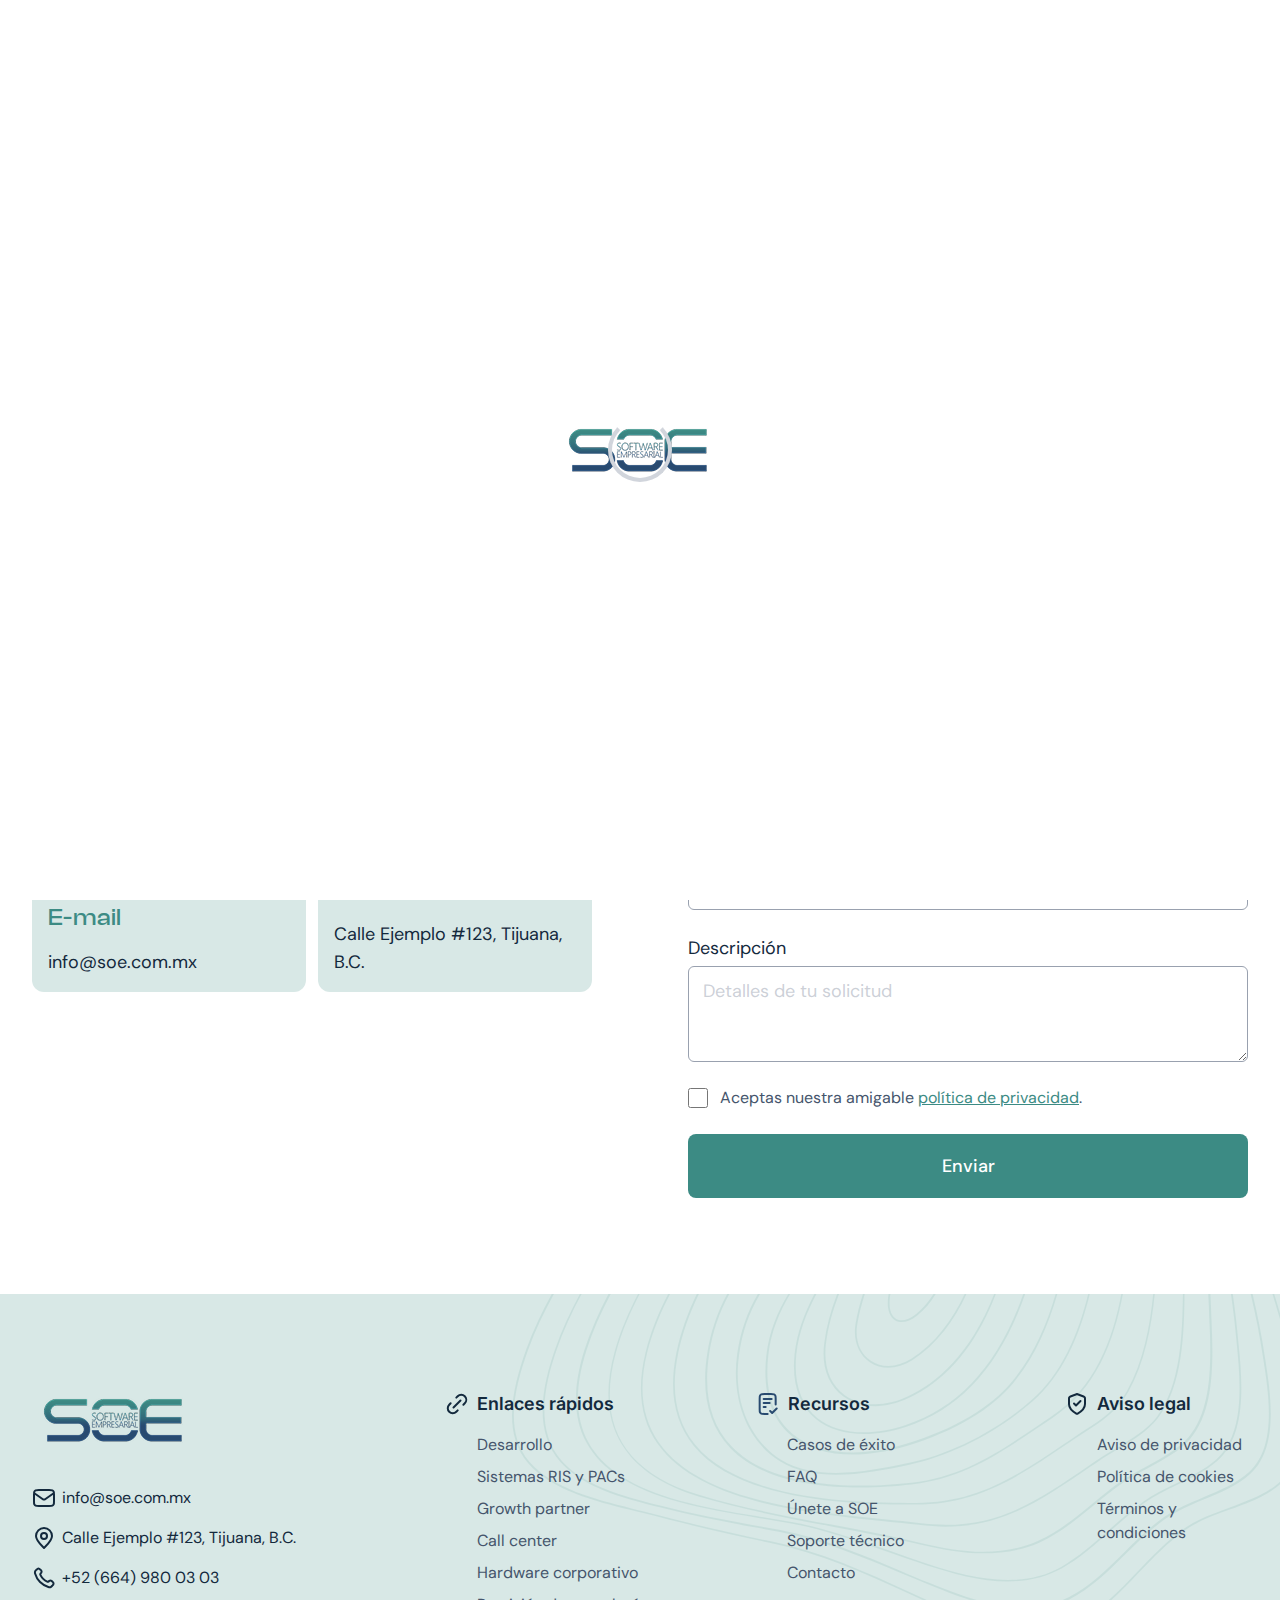
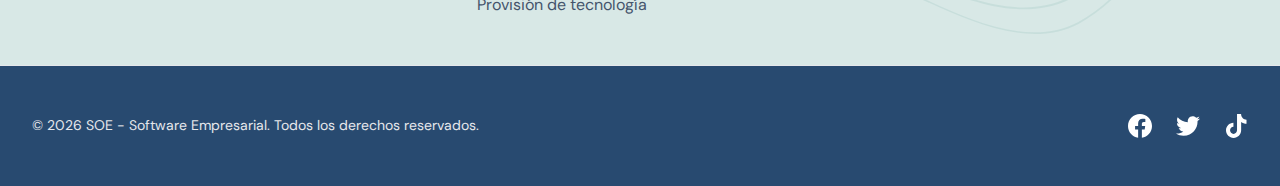
<file: src/contactanos.html>
<!DOCTYPE html>
<html lang="en" data-theme="light" class="scroll-smooth">

<head>
  <meta charset="UTF-8" />
  <meta name="viewport" content="width=device-width, initial-scale=1.0" />
  <title>SOE</title>

  <!-- favicon  -->
  <link rel="apple-touch-icon" sizes="180x180" href="./images/favicon/apple-touch-icon.png">
  <link rel="icon" type="image/png" sizes="32x32" href="./images/favicon/favicon-32x32.png">
  <link rel="icon" type="image/png" sizes="16x16" href="./images/favicon/favicon-16x16.png">
  <link rel="manifest" href="./images/favicon/site.webmanifest">



  <!-- google font  -->
  <link rel="preconnect" href="https://fonts.googleapis.com">
  <link rel="preconnect" href="https://fonts.gstatic.com" crossorigin>
  <link
    href="https://fonts.googleapis.com/css2?family=DM+Sans:ital,opsz,wght@0,9..40,100..1000;1,9..40,100..1000&family=Inter:ital,opsz,wght@0,14..32,100..900;1,14..32,100..900&display=swap"
    rel="stylesheet">
  <!-- swiper css -->
  <link rel="stylesheet" href="./css/swiper-bundle.min.css" />
  <!-- custom font start  -->
  <link rel="stylesheet" href="./fonts/web-clash-display/css/clash-display.css">
  <link rel="stylesheet" href="./css/style.min.css">
</head>

<body>
  <!-- Preloader -->
  <div id="preloader" class="fixed inset-0 bg-white z-50 flex items-center justify-center">
    <img src="./images/soe-logo.png" alt="logo">
    <div
      class="w-16 h-16 border-4 border-gray-300 rounded-full spinner border-t-blue-500 absolute left-0 right-0 m-auto">
    </div>
  </div>

  <!-- Header -->
  <header class="bg-white py-2.5 sticky top-0 z-30 lg:shadow-none shadow-xl">
    <!-- desktop nav -->
    <div class="container flex flex-row justify-between gap-5 lg:gap-8 items-center">
      <a href="index.html"><img src="./images/soe-logo.png" alt="gembet" class="xl:w-auto w-[116px]" /></a>

      <div class="md:hidden">
        <button
          class="justify-center text-text-body-primary text-xs font-medium font-Inter leading-none text-center flex flex-col gap-1"
          data-mobile-menu-toggle="">
          <img src="./images/menu.svg" alt="menu" />
        </button>
      </div>
      <!-- Desktop Nav -->
      <nav class="hidden md:flex space-x-4 items-center">
        <ul class="flex flex-row gap-5 lg:gap-8 items-center">
          <li>
            <a href="./development.html"
              class="text-slate-800 text-base lg:text-lg font-medium leading-7 transition-all px-1.5 py-1  hover:text-slate-500 active:text-slate-500 focus:text-slate-500 ">Desarrollo</a>
          </li>
          <li class="relative dropdown transition-all">
            <button
              class="dropdown-toggle flex justify-center items-center transition-all cursor-pointer text-slate-800 text-base lg:text-lg font-medium leading-7 px-1.5 py-1 gap-1  hover:text-slate-500"
              data-dropdown>
              Sector salud
              <svg xmlns="http://www.w3.org/2000/svg" width="16" height="16" viewBox="0 0 16 16" fill="none"
                class="transition-all">
                <path d="M4 6L8 10L12 6" stroke="#425464" stroke-width="1.75" stroke-linecap="round"
                  stroke-linejoin="round" />
              </svg>
            </button>
            <div
              class="dropdown-menu dropdown-content transition-all right-0 w-[250px] p-3 bg-white rounded-xl shadow-custom absolute">
              <ul class="flex flex-col">
                <li>
                  <a href="./systems.html"
                    class="flex flex-row gap-3 p-3 hover:bg-zinc-200 active:bg-zinc-200 focus:bg-zinc-200 rounded-lg transition-all duration-300 text-slate-800 text-base lg:text-lg font-medium leading-7">
                    Sistemas RIS y PACs
                  </a>
                </li>

                <li>
                  <a href="./partner.html"
                    class="flex flex-row gap-3 p-3 hover:bg-zinc-200 active:bg-zinc-200 focus:bg-zinc-200 rounded-lg transition-all duration-300 text-slate-800 text-base lg:text-lg font-medium leading-7">
                    Growth partner
                  </a>
                </li>
                <li>
                  <a href="./call-center.html"
                    class="flex flex-row gap-3 p-3 hover:bg-zinc-200 active:bg-zinc-200 focus:bg-zinc-200 rounded-lg transition-all duration-300 text-slate-800 text-base lg:text-lg font-medium leading-7">
                    Call center
                  </a>
                </li>
              </ul>
            </div>
          </li>
          <li class="relative dropdown transition-all">
            <button
              class="dropdown-toggle flex justify-center items-center transition-all cursor-pointer text-slate-800 text-base lg:text-lg font-medium leading-7 px-1.5 py-1 gap-1  hover:text-slate-500"
              data-dropdown>
              Sector empresarial
              <svg xmlns="http://www.w3.org/2000/svg" width="16" height="16" viewBox="0 0 16 16" fill="none"
                class="transition-all">
                <path d="M4 6L8 10L12 6" stroke="#425464" stroke-width="1.75" stroke-linecap="round"
                  stroke-linejoin="round" />
              </svg>
            </button>
            <div
              class="dropdown-menu dropdown-content transition-all right-0 w-[250px] p-3 bg-white rounded-xl shadow-custom absolute">
              <ul class="flex flex-col">
                <li>
                  <a href="./hardware.html"
                    class="flex flex-row gap-3 p-3 hover:bg-zinc-200 active:bg-zinc-200 focus:bg-zinc-200 rounded-lg transition-all duration-300 text-slate-800 text-base lg:text-lg font-medium leading-7">
                    Hardware corporativo
                  </a>
                </li>

                <li>
                  <a href="./soluciones.html"
                    class="flex flex-row gap-3 p-3 hover:bg-zinc-200 active:bg-zinc-200 focus:bg-zinc-200 rounded-lg transition-all duration-300 text-slate-800 text-base lg:text-lg font-medium leading-7">
                    Provisión de tecnología 
                  </a>
                </li>
              </ul>
            </div>
          </li>
          <li class="relative dropdown group transition-all">
            <button
              class="dropdown-toggle flex justify-center items-center transition-all cursor-pointer text-white text-base lg:text-lg font-medium leading-7 px-2 lg:px-4 py-1 gap-1 bg-slate-500 rounded-lg linkify"
              data-href="./contactanos.html" data-dropdown>
              Contáctanos
            </button>
            <div
              class="dropdown-menu dropdown-content absolute group-hover:!block transition-all right-0 w-[350px] p-3 bg-white rounded-xl shadow-custom">
              <ul class="flex flex-col">
                <li>
                  <a href="mailto:+52 664 980 03 03"
                    class="flex flex-row gap-3 p-3 hover:bg-zinc-200 active:bg-zinc-200 focus:bg-zinc-200 rounded-lg transition-all duration-300">
                    <span class="">
                      <img src="./images/call.svg" alt="call" />
                    </span>
                    <span class="flex flex-col">
                      <span class="text-slate-800 text-base lg:text-lg font-medium leading-7">Atención telefónica</span>
                      <span class="text-slate-600 text-base lg:text-lg font-normal leading-7">+52 (664) 980 03 03</span>
                    </span>
                  </a>
                </li>

                <li>
                  <a href="https://wa.link/tjyxcl"
                    class="flex flex-row gap-3 p-3 hover:bg-zinc-200 active:bg-zinc-200 focus:bg-zinc-200 rounded-lg transition-all duration-300">
                    <span class="">
                      <img src="./images/whatsapp-dropdown.svg" alt="whatsapp" />
                    </span>
                    <span class="flex flex-col">
                      <span class="text-slate-800 text-base lg:text-lg font-medium leading-7">WhatsApp</span>
                      <span class="text-slate-600 text-base lg:text-lg font-normal leading-7">+52 (664) 980 03 03</span>
                    </span>
                  </a>
                </li>
                <li>
                  <a href="mailto:info@soe.com.mx"
                    class="flex flex-row gap-3 p-3 hover:bg-zinc-200 active:bg-zinc-200 focus:bg-zinc-200 rounded-lg transition-all duration-300">
                    <span class="">
                      <img src="./images/mail-dropdown.svg" alt="mail" />
                    </span>
                    <span class="flex flex-col">
                      <span class="text-slate-800 text-base lg:text-lg font-medium leading-7">Enviar mensaje</span>
                      <span class="text-slate-600 text-base lg:text-lg font-normal leading-7">info@soe.com.mx</span>
                    </span>
                  </a>
                </li>
                <li>
                  <a href=""
                    class="flex flex-row gap-3 p-3 hover:bg-zinc-200 active:bg-zinc-200 focus:bg-zinc-200 rounded-lg transition-all duration-300">
                    <span class="">
                      <img src="./images/location-dropdown.svg" alt="location" />
                    </span>
                    <span class="flex flex-col">
                      <span class="text-slate-800 text-base lg:text-lg font-medium leading-7">Dirección</span>
                      <span class="text-slate-600 text-base lg:text-lg font-normal leading-7">Calle Ejemplo #123,
                        Tijuana, B.C.</span>
                    </span>
                  </a>
                </li>
              </ul>
            </div>
          </li>
        </ul>
      </nav>
    </div>

    <!-- Mobile Offcanvas -->
    <div class="offcanvas fixed inset-0 bg-white bg-opacity-50 h-screen overflow-y-auto z-50 md:hidden" id="mobileMenu">
      <div class="bg-white w-full max-w-full h-full py-4 relative">
        <div class="flex flex-row items-center justify-between px-4">
          <a href="">
            <img src="./images/soe-logo.png" alt="logo" class="w-[120px]" />
          </a>
          <button class="cursor-pointer" data-close-mobile>
            <img src="./images/close.svg" alt="close" />
          </button>
        </div>
        <div class="mt-5 px-4">
          <nav class="flex space-x-4 items-center">
            <ul class="flex flex-col gap-5">
              <li class="flex flex-col justify-start text-start">
                <a href="./development.html"
                  class="text-slate-800 text-base lg:text-lg font-medium leading-7 transition-all px-1.5 py-1  hover:text-slate-500 active:text-slate-500 focus:text-slate-500 ">Desarrollo</a>
              </li>

              <li class="relative dropdown transition-all flex flex-col justify-start">
                <button
                  class="dropdown-toggle flex justify-start items-center transition-all cursor-pointer text-slate-800 text-base lg:text-lg font-medium leading-7 px-1.5 py-1 gap-1  hover:text-slate-500 active:text-slate-500 focus:text-slate-500 "
                  data-dropdown>
                  Sector salud
                  <svg xmlns="http://www.w3.org/2000/svg" width="16" height="16" viewBox="0 0 16 16" fill="none"
                    class="transition-all">
                    <path d="M4 6L8 10L12 6" stroke="#425464" stroke-width="1.75" stroke-linecap="round"
                      stroke-linejoin="round" />
                  </svg>
                </button>
                <div class="dropdown-menu dropdown-content transition-all w-full p-3 rounded-xl">
                  <ul class="flex flex-col">
                    <li>
                      <a href="./systems.html"
                        class="flex flex-row gap-3 p-3 hover:bg-zinc-200 active:bg-zinc-200 focus:bg-zinc-200 rounded-lg transition-all duration-300 text-slate-800 text-base lg:text-lg font-medium leading-7">
                        Sistemas RIS y PACs
                      </a>
                    </li>

                    <li>
                      <a href="./partner.html"
                        class="flex flex-row gap-3 p-3 hover:bg-zinc-200 active:bg-zinc-200 focus:bg-zinc-200 rounded-lg transition-all duration-300 text-slate-800 text-base lg:text-lg font-medium leading-7">
                        Growth partner
                      </a>
                    </li>
                    <li>
                      <a href="./call-center.html"
                        class="flex flex-row gap-3 p-3 hover:bg-zinc-200 active:bg-zinc-200 focus:bg-zinc-200 rounded-lg transition-all duration-300 text-slate-800 text-base lg:text-lg font-medium leading-7">
                        Call center
                      </a>
                    </li>
                  </ul>
                </div>
              </li>
              <li class="relative dropdown transition-all flex flex-col justify-start">
                <button
                  class="dropdown-toggle flex justify-start items-center transition-all cursor-pointer text-slate-800 text-base lg:text-lg font-medium leading-7 px-1.5 py-1 gap-1  hover:text-slate-500 active:text-slate-500 focus:text-slate-500 "
                  data-dropdown>
                  Sector empresarial
                  <svg xmlns="http://www.w3.org/2000/svg" width="16" height="16" viewBox="0 0 16 16" fill="none"
                    class="transition-all">
                    <path d="M4 6L8 10L12 6" stroke="#425464" stroke-width="1.75" stroke-linecap="round"
                      stroke-linejoin="round" />
                  </svg>
                </button>
                <div class="dropdown-menu dropdown-content transition-all w-full p-3 bg-white rounded-xl">
                  <ul class="flex flex-col">
                    <li>
                      <a href="./hardware.html"
                        class="flex flex-row gap-3 p-3 hover:bg-zinc-200 active:bg-zinc-200 focus:bg-zinc-200 rounded-lg transition-all duration-300 text-slate-800 text-base lg:text-lg font-medium leading-7">
                        Hardware corporativo
                      </a>
                    </li>

                    <li>
                      <a href="./soluciones.html"
                        class="flex flex-row gap-3 p-3 hover:bg-zinc-200 active:bg-zinc-200 focus:bg-zinc-200 rounded-lg transition-all duration-300 text-slate-800 text-base lg:text-lg font-medium leading-7">
                        Provisión de tecnología 
                      </a>
                    </li>
                  </ul>
                </div>
              </li>
            </ul>
          </nav>
        </div>
        <div class="pt-6">
          <div class="border-b border-[#E7EAEC]"></div>
          <div class="px-4 py-6 flex flex-row justify-around">
            <ul class="space-y-3">
              <li class="flex flex-row gap-1 items-center">
                <img src="./images/list-menu.svg" alt="recursos" />
                <h4 class="text-basic-black text-base font-DMSans font-medium">
                  Recursos
                </h4>
              </li>
              <li>
                <a href="#" class="text-basic-black text-sm font-DMSans font-normal">Casos de éxito</a>
              </li>
              <li>
                <a href="#" class="text-basic-black text-sm font-DMSans font-normal">FAQ</a>
              </li>
              <li>
                <a href="#" class="text-basic-black text-sm font-DMSans font-normal">Únete a SOE</a>
              </li>
            </ul>
            <ul class="space-y-3">
              <li class="flex flex-row gap-1 items-center">
                <img src="./images/shield-menu.svg" alt="recursos" />
                <h4 class="text-basic-black text-base font-DMSans font-medium">
                  Aviso legal
                </h4>
              </li>
              <li>
                <a href="#" class="text-basic-black text-sm font-DMSans font-normal">Aviso de privacidad</a>
              </li>
              <li>
                <a href="#" class="text-basic-black text-sm font-DMSans font-normal">FAQ</a>
              </li>
              <li>
                <a href="#" class="text-basic-black text-sm font-DMSans font-normal">Términos y condiciones</a>
              </li>
            </ul>
          </div>
          <div class="px-4">
            <a href="./contactanos.html"
              class="flex justify-center items-center transition-all cursor-pointer text-white text-base lg:text-lg font-medium leading-7 px-2 lg:px-4 py-[10px] gap-1 bg-slate-500 rounded-lg">
              Contáctanos
            </a>
            <div class="pt-6">
              <ul class="flex flex-col">
                <li>
                  <a href="mailto:+52 664 980 03 03"
                    class="flex flex-row gap-3 p-3 hover:bg-zinc-200 active:bg-zinc-200 focus:bg-zinc-200 rounded-lg transition-all duration-300">
                    <span class="mt-1">
                      <img src="./images/call.svg" alt="call" />
                    </span>
                    <span class="flex flex-col">
                      <span class="text-slate-800 text-base lg:text-lg font-medium leading-7">Atención telefónica</span>
                      <span class="text-slate-600 text-base lg:text-lg font-normal leading-7">+52 (664) 980 03 03</span>
                    </span>
                  </a>
                </li>

                <li>
                  <a href="https://wa.link/tjyxcl"
                    class="flex flex-row gap-3 p-3 hover:bg-zinc-200 active:bg-zinc-200 focus:bg-zinc-200 rounded-lg transition-all duration-300">
                    <span class="mt-1">
                      <img src="./images/whatsapp-dropdown.svg" alt="whatsapp" />
                    </span>
                    <span class="flex flex-col">
                      <span class="text-slate-800 text-base lg:text-lg font-medium leading-7">WhatsApp</span>
                      <span class="text-slate-600 text-base lg:text-lg font-normal leading-7">+52 (664) 980 03 03</span>
                    </span>
                  </a>
                </li>
                <li>
                  <a href="mailto:info@soe.com.mx"
                    class="flex flex-row gap-3 p-3 hover:bg-zinc-200 active:bg-zinc-200 focus:bg-zinc-200 rounded-lg transition-all duration-300">
                    <span class="mt-1">
                      <img src="./images/mail-dropdown.svg" alt="mail" />
                    </span>
                    <span class="flex flex-col">
                      <span class="text-slate-800 text-base lg:text-lg font-medium leading-7">Enviar mensaje</span>
                      <span class="text-slate-600 text-base lg:text-lg font-normal leading-7">info@soe.com.mx</span>
                    </span>
                  </a>
                </li>
                <li>
                  <a href=""
                    class="flex flex-row gap-3 p-3 hover:bg-zinc-200 active:bg-zinc-200 focus:bg-zinc-200 rounded-lg transition-all duration-300">
                    <span class="mt-1">
                      <img src="./images/location-dropdown.svg" alt="location" />
                    </span>
                    <span class="flex flex-col">
                      <span class="text-slate-800 text-base lg:text-lg font-medium leading-7">Dirección</span>
                      <span class="text-slate-600 text-base lg:text-lg font-normal leading-7">Calle Ejemplo #123,
                        Tijuana, B.C.</span>
                    </span>
                  </a>
                </li>
              </ul>
            </div>
          </div>
        </div>
      </div>
    </div>
  </header>


  <main>


    <section class="lg:py-24 py-12">
      <div class="container flex flex-col lg:gap-24 gap-12">
        <div class="text-center flex flex-col gap-3 justify-center">
          <h1 class="text-slate-800 text-5xl md:text-7xl lg:text-8xl font-medium font-ClashDisplay lg:leading-[92px]">
            Contáctanos
          </h1>
          <p
            class="text-slate-600 text-base md:text-lg font-normal  leading-7 lg:w-auto w-[570px] max-w-full lg:m-0 m-auto">
            ¿Tienes preguntas o necesitas
            asesoría? Nuestro equipo está aquí para ayudarte.</p>
        </div>
        <div class="xl:gap-24 gap-12 grid lg:grid-cols-2 grid-cols-1">
          <div class="col-span-1">
            <div class="grid grid-cols-2 gap-3">
              <!-- single item start -->
              <div class="h-72 p-4 bg-zinc-200 rounded-xl flex flex-col justify-between items-start">
                <div class="">
                  <img src="./images/phone-round.svg" alt="phone">
                </div>
                <div class="flex flex-col gap-3">
                  <h4 class="text-slate-500 text-xl lg:text-2xl font-medium font-ClashDisplay lg:leading-9">Teléfono
                  </h4>
                  <a href="tel:+52 664 980 03 03"
                    class="text-slate-800 text-base lg:text-lg font-normal  lg:leading-7">+52
                    (664) 980 03
                    03</a>
                </div>
              </div>
              <!-- single item end -->

              <!-- single item start -->
              <div class="h-72 p-4 bg-zinc-200 rounded-xl flex flex-col justify-between items-start">
                <div class="">
                  <img src="./images/whatsapp-round.svg" alt="whatsapp">
                </div>
                <div class="flex flex-col gap-3">
                  <h4 class="text-slate-500 text-xl lg:text-2xl font-medium font-ClashDisplay lg:leading-9">WhatsApp
                  </h4>
                  <a href="https://wa.link/tjyxcl"
                    class="text-slate-800 text-base lg:text-lg font-normal  lg:leading-7">+52
                    (664) 980 03 03</a>
                </div>
              </div>
              <!-- single item end -->
              <!-- single item start -->
              <div class="h-72 p-4 bg-zinc-200 rounded-xl flex flex-col justify-between items-start">
                <div class="">
                  <img src="./images/mail-round.svg" alt="mail">
                </div>
                <div class="flex flex-col gap-3">
                  <h4 class="text-slate-500 text-xl lg:text-2xl font-medium font-ClashDisplay lg:leading-9">E-mail
                  </h4>
                  <a href="mailto:info@soe.com.mx"
                    class="text-slate-800 text-base lg:text-lg font-normal  lg:leading-7">info@soe.com.mx</a>
                </div>
              </div>
              <!-- single item end -->
              <!-- single item start -->
              <div class="h-72 p-4 bg-zinc-200 rounded-xl flex flex-col justify-between items-start">
                <div class="">
                  <img src="./images/phone-round.svg" alt="phone">
                </div>
                <div class="flex flex-col gap-3">
                  <h4 class="text-slate-500 text-xl lg:text-2xl font-medium font-ClashDisplay lg:leading-9">Dirección
                  </h4>
                  <a href="" class="text-slate-800 text-base lg:text-lg font-normal  lg:leading-7">Calle
                    Ejemplo
                    #123,
                    Tijuana, B.C.</a>
                </div>
              </div>
              <!-- single item end -->
            </div>
          </div>
          <div class="col-span-1">
            <form id="contactForm" novalidate class="lg:w-auto w-[540px] max-w-full lg:m-0 m-auto">

              <div class="grid md:grid-cols-2 grid-cols-1 gap-6">
                <!-- single item start  -->
                <div class="col-span-1 flex flex-col gap-1">
                  <label for="" class="text-slate-800 text-base lg:text-lg font-normal  lg:leading-7">Nombre</label>
                  <input type="text" name="name" placeholder="Nombre" required
                    class="w-full border border-gray-400  bg-white rounded-md px-3.5 py-2.5 justify-start text-gray-400 text-lg font-normal  leading-7" />
                  <p class="text-red-500 text-sm hidden mt-1">Nombre</p>
                </div>
                <!-- single item end -->

                <!-- single item start  -->
                <div class="col-span-1 flex flex-col gap-1">
                  <label for="" class="text-slate-800 text-base lg:text-lg font-normal  lg:leading-7">Compañía</label>
                  <input type="text" name="company" placeholder="Nombre de la empresa"
                    class="border border-gray-400  bg-white rounded-md px-3.5 py-2.5 w-full justify-start text-gray-400 text-lg font-normal  leading-7" />
                </div>
                <!-- single item end -->

                <!-- single item start  -->
                <div class="md:col-span-2 flex flex-col gap-1">
                  <label for="" class="text-slate-800 text-base lg:text-lg font-normal  lg:leading-7">Teléfono</label>

                  <div class="relative">
                    <div
                      class="absolute w-[55px] left-0 top-0 after:absolute after:bg-[url('../images/chevron-down.svg')] after:bg-no-repeat after:w-4 after:h-4 after:right-0 after:top-1/2 after:-translate-y-1/2 h-full">
                      <select id="country" name="country" required
                        class="border-0 outline-0 ring-0 rounded px-3 py-2 appearance-none w-full text-slate-600 text-lg font-normal  leading-7 h-full relative z-20">
                        <!-- Injected by JS -->
                      </select>
                    </div>
                    <input id="phone" name="phone" type="tel" required
                      class=" pl-[70px] pr-3.5 py-2.5 w-full border border-gray-400  bg-white rounded-md px-[14px] justify-start text-gray-400 text-lg font-normal  leading-7" />

                  </div>
                  <p id="phoneError" class="text-red-500 text-sm hidden">Número de teléfono inválido.</p>
                </div>
                <!-- single item end -->
                <!-- single item start  -->
                <div class="md:col-span-2 flex flex-col gap-1">
                  <label for="" class="text-slate-800 text-base lg:text-lg font-normal  lg:leading-7">WhatsApp</label>
                  <input name="whatsapp" type="tel" placeholder="WhatsApp (+xxx)"
                    class="w-full border border-gray-400  bg-white rounded-md px-3.5 py-2.5 justify-start text-gray-400 text-lg font-normal  leading-7" />
                </div>
                <!-- single item end -->
                <!-- single item start  -->
                <div class="md:col-span-2 flex flex-col gap-1">
                  <label for="" class="text-slate-800 text-base lg:text-lg font-normal  lg:leading-7">Correo
                    electrónico</label>
                  <input name="email" type="email" placeholder="ejemplo@mail.com" required
                    class="w-full border border-gray-400  bg-white rounded-md px-3.5 py-2.5 justify-start text-gray-400 text-lg font-normal  leading-7" />
                  <p class="text-red-500 text-sm hidden mt-1">Ingrese un correo electrónico válido.</p>
                </div>
                <!-- single item end -->

                <!-- single item start  -->
                <div class="md:col-span-2 flex flex-col gap-1">
                  <label for="" class="text-slate-800 text-base lg:text-lg font-normal  lg:leading-7">Tipo de
                    solicitud</label>
                  <div
                    class="relative after:absolute after:bg-[url('../images/chevron-down.svg')] after:bg-no-repeat after:w-4 after:h-4 after:right-3 after:top-1/2 after:-translate-y-1/2 ">
                    <select name="type" required
                      class="w-full border border-gray-400  bg-white rounded-md px-3.5 py-2.5 justify-start text-gray-400 text-lg font-normal  leading-7 appearance-none">
                      <option value="" disabled selected>Tipo de solicitud</option>
                      <option value="consulta">Consulta</option>
                      <option value="soporte">Soporte</option>
                      <option value="ventas">Ventas</option>
                    </select>
                  </div>
                  <p class="text-red-500 text-sm hidden mt-1">Seleccione un tipo de solicitud.</p>
                </div>
                <!-- single item end -->

                <!-- single item start  -->
                <div class="md:col-span-2  flex flex-col gap-1">
                  <label for=""
                    class="text-slate-800 text-base lg:text-lg font-normal  lg:leading-7">Descripción</label>
                  <textarea name="message" placeholder="Detalles de tu solicitud" required
                    class="h-24 w-full border border-gray-400  bg-white rounded-md px-3.5 py-2.5 justify-start text-gray-400 text-lg font-normal  leading-7"></textarea>
                  <p class="text-red-500 text-sm hidden mt-1">Por favor, escribe un mensaje.</p>
                </div>
                <!-- single item end -->
                <!-- single item start  -->
                <div class="md:col-span-2 flex flex-col gap-1">
                  <div class="flex flex-row items-center gap-3">
                    <input id="privacy" type="checkbox" class="form-checkbox w-5 h-5" />
                    <label for="privacy" class="text-slate-600 text-base font-normal  leading-normal">Aceptas
                      nuestra amigable <a href="#" class="text-slate-500 underline">política de privacidad</a>.</label>
                  </div>
                  <p id="privacyError" class="text-red-500 text-sm hidden">Debe aceptar la política de privacidad.</p>
                </div>
                <!-- single item end -->
                <div class="md:col-span-2">
                  <button type="submit"
                    class="w-full min-h-16 p-4 bg-slate-500 rounded-lg flex flex-col cursor-pointer items-center gap-3.5 text-center justify-center text-white text-lg font-medium  leading-7  hover:text-slate-500 active:text-slate-500 hover:bg-white hover:shadow hover:outline focus:text-slate-500 focus:bg-white focus:shadow transition-colors duration-300">
                    Enviar
                  </button>
                </div>
              </div>

            </form>
          </div>
        </div>
      </div>
    </section>


  </main>

  <footer class=" bg-zinc-200 bg-[url('../images/shape-footer.svg')] bg-no-repeat bg-right-top">
    <div
      class="container pt-[60px] md:pt-24 pb-12 grid lg:grid-cols-12 sm:grid-cols-3 grid-cols-2 lg:gap-6 gap-y-12 gap-x-3">
      <!-- single item start  -->
      <div class="xl:col-span-4 sm:col-span-3 col-span-2 flex flex-col gap-9">
        <div>
          <a href="">
            <img src="./images/soe-logo.png" alt="soe-logo">
          </a>
        </div>
        <ul class="flex flex-col gap-4">
          <li><a href="mailto:info@soe.com.mx"
              class="flex flex-row items-center gap-1.5 text-slate-800 text-base font-normal  leading-normal  hover:text-slate-500 active:text-slate-500 focus:text-slate-500  transition-colors duration-300">
              <span>
                <img src="images/mail.svg" alt="mail">
              </span>
              <span>
                info@soe.com.mx</span>
            </a></li>

          <li><a href=""
              class="flex flex-row items-center gap-1.5 text-slate-800 text-base font-normal  leading-normal  hover:text-slate-500 active:text-slate-500 focus:text-slate-500  transition-colors duration-300">
              <span>
                <img src="images/location.svg" alt="location">
              </span>
              <span>
                Calle Ejemplo #123, Tijuana, B.C.</span>
            </a></li>
          <li><a href="tel:+52 664 980 03 03"
              class="flex flex-row items-center gap-1.5 text-slate-800 text-base font-normal  leading-normal  hover:text-slate-500 active:text-slate-500 focus:text-slate-500  transition-colors duration-300">
              <span>
                <img src="images/phone.svg" alt="phone">
              </span>
              <span>
                +52 (664) 980 03 03</span>
            </a></li>

        </ul>
      </div>
      <!-- single item end -->

      <!-- Enlaces rápidos -->
      <div class="lg:col-span-3 col-span-1">
        <h4 class="flex items-center gap-2 text-slate-800 text-lg font-semibold font-Inter leading-normal">
          <img src="./images/link.svg" alt="link" />
          Enlaces rápidos
        </h4>
        <ul class="mt-4 space-y-2 pl-8">
          <li><a href="#"
              class="text-slate-600 text-base   hover:text-slate-500 active:text-slate-500 focus:text-slate-500  transition-colors duration-300">Desarrollo</a>
          </li>
          <li><a href="#"
              class="text-slate-600 text-base   hover:text-slate-500 active:text-slate-500 focus:text-slate-500  transition-colors duration-300">Sistemas
              RIS y PACs</a></li>
          <li><a href="#"
              class="text-slate-600 text-base   hover:text-slate-500 active:text-slate-500 focus:text-slate-500  transition-colors duration-300">Growth
              partner</a></li>
          <li><a href="#"
              class="text-slate-600 text-base   hover:text-slate-500 active:text-slate-500 focus:text-slate-500  transition-colors duration-300">Call
              center</a></li>
          <li><a href="#"
              class="text-slate-600 text-base   hover:text-slate-500 active:text-slate-500 focus:text-slate-500  transition-colors duration-300">Hardware
              corporativo</a></li>
          <li><a href="#"
              class="text-slate-600 text-base   hover:text-slate-500 active:text-slate-500 focus:text-slate-500  transition-colors duration-300">Provisión
              de tecnología</a></li>
        </ul>
      </div>

      <!-- Recursos -->
      <div class="lg:col-span-3 col-span-1">
        <h4 class="flex items-center gap-2 text-slate-800 text-lg font-semibold font-Inter leading-normal">
          <img src="./images/recursos.svg" alt="recursos" />
          Recursos
        </h4>
        <ul class="mt-4 space-y-2 pl-8">
          <li><a href="#"
              class="text-slate-600 text-base   hover:text-slate-500 active:text-slate-500 focus:text-slate-500  transition-colors duration-300">Casos
              de
              éxito</a></li>
          <li><a href="#"
              class="text-slate-600 text-base   hover:text-slate-500 active:text-slate-500 focus:text-slate-500  transition-colors duration-300">FAQ</a>
          </li>
          <li><a href="#"
              class="text-slate-600 text-base   hover:text-slate-500 active:text-slate-500 focus:text-slate-500  transition-colors duration-300">Únete
              a
              SOE</a></li>
          <li><a href="#"
              class="text-slate-600 text-base   hover:text-slate-500 active:text-slate-500 focus:text-slate-500  transition-colors duration-300">Soporte
              técnico</a></li>
          <li><a href="#"
              class="text-slate-600 text-base   hover:text-slate-500 active:text-slate-500 focus:text-slate-500  transition-colors duration-300">Contacto</a>
          </li>
        </ul>
      </div>

      <!-- Aviso legal -->
      <div class="lg:col-span-2 col-span-1">
        <h4 class="flex items-center gap-2 text-slate-800 text-lg font-semibold font-Inter leading-normal">
          <img src="./images/shield-tick.svg" alt="shield-tick" />
          Aviso legal
        </h4>
        <ul class="mt-4 space-y-2 pl-8">
          <li><a href="#"
              class="text-slate-600 text-base   hover:text-slate-500 active:text-slate-500 focus:text-slate-500  transition-colors duration-300">Aviso
              de
              privacidad</a></li>
          <li><a href="#"
              class="text-slate-600 text-base   hover:text-slate-500 active:text-slate-500 focus:text-slate-500  transition-colors duration-300">Política
              de cookies</a></li>
          <li><a href="#"
              class="text-slate-600 text-base   hover:text-slate-500 active:text-slate-500 focus:text-slate-500  transition-colors duration-300">Términos
              y condiciones</a></li>
        </ul>
      </div>


    </div>
    <!-- copyright start  -->
    <div class="py-12 bg-cyan-900 border-t border-gray-200 ">
      <div
        class="container flex flex-row flex-wrap md:justify-between justify-center gap-6 md:text-start text-center items-center">
        <p class="text-gray-200 text-sm font-normal  leading-tight">© <span id="year"></span> SOE -
          Software
          Empresarial. Todos los derechos reservados.</p>
        <ul class="flex flex-row gap-6 items-center md:justify-start justify-center md:m-0 m-auto">
          <li><a href=""><img src="./images/facebook.svg" alt="facebook"></a></li>
          <li><a href=""><img src="./images/twitter.svg" alt="twitter"></a></li>
          <li><a href=""><img src="./images/tiktok.svg" alt="tiktok"></a></li>

        </ul>
      </div>
    </div>
    <!-- copyright end -->
  </footer>


  <script src="./js/swiper-bundle.min.js"></script>
  <script src="./js/from-validatioin.js"></script>
  <script src="./js/index.js"></script>
</body>

</html>
</file>
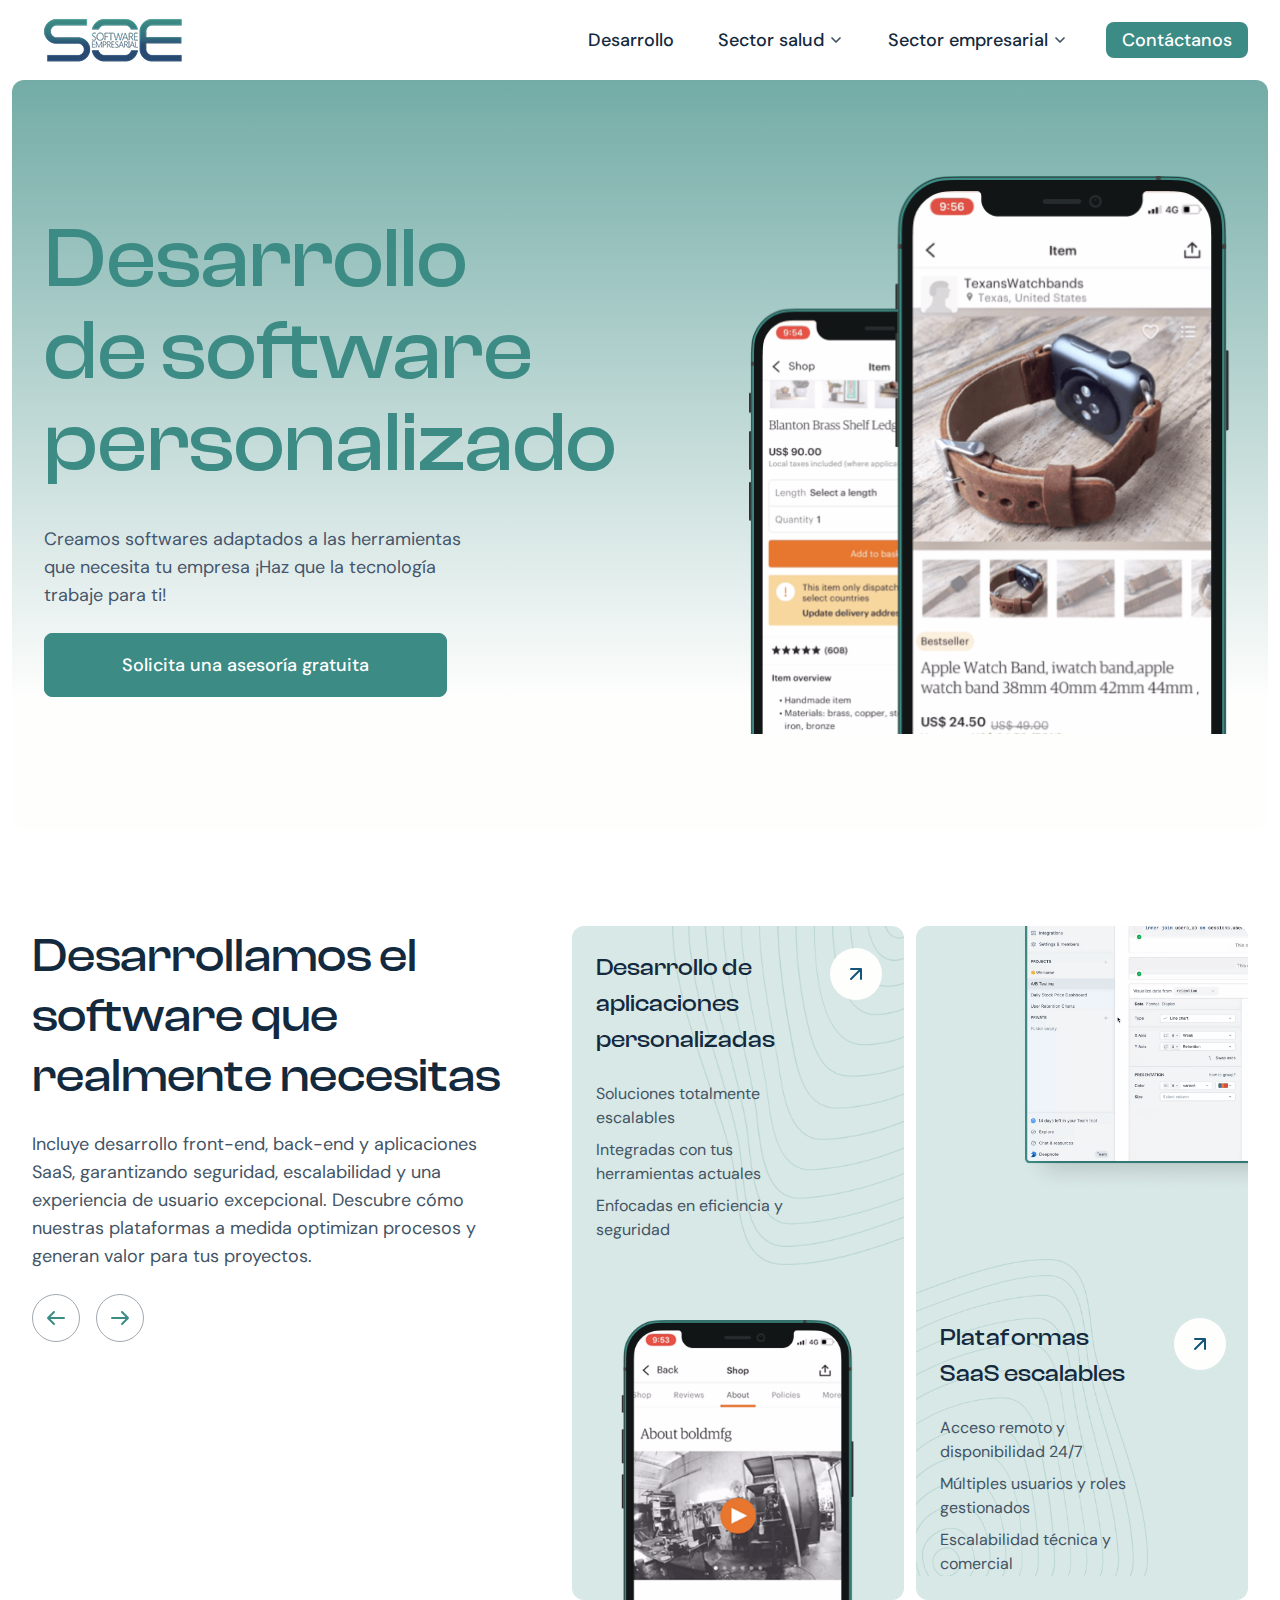
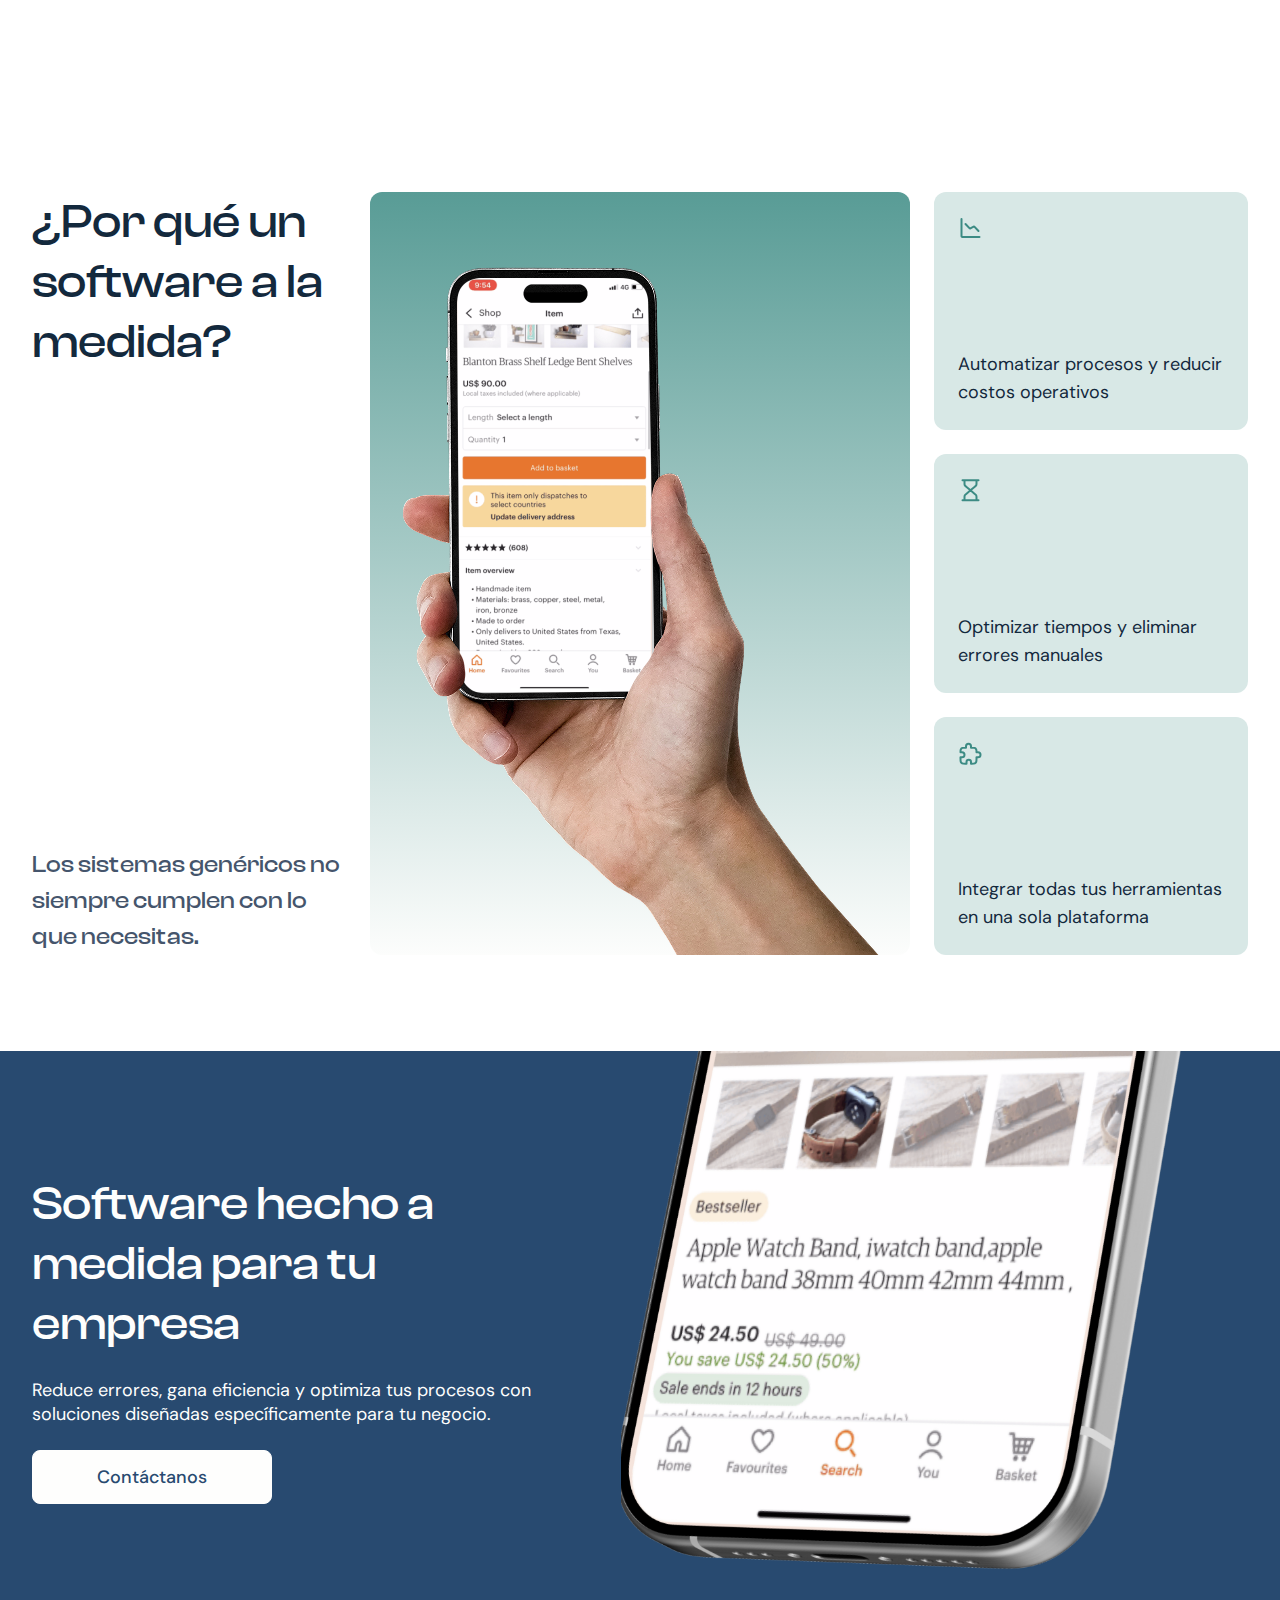
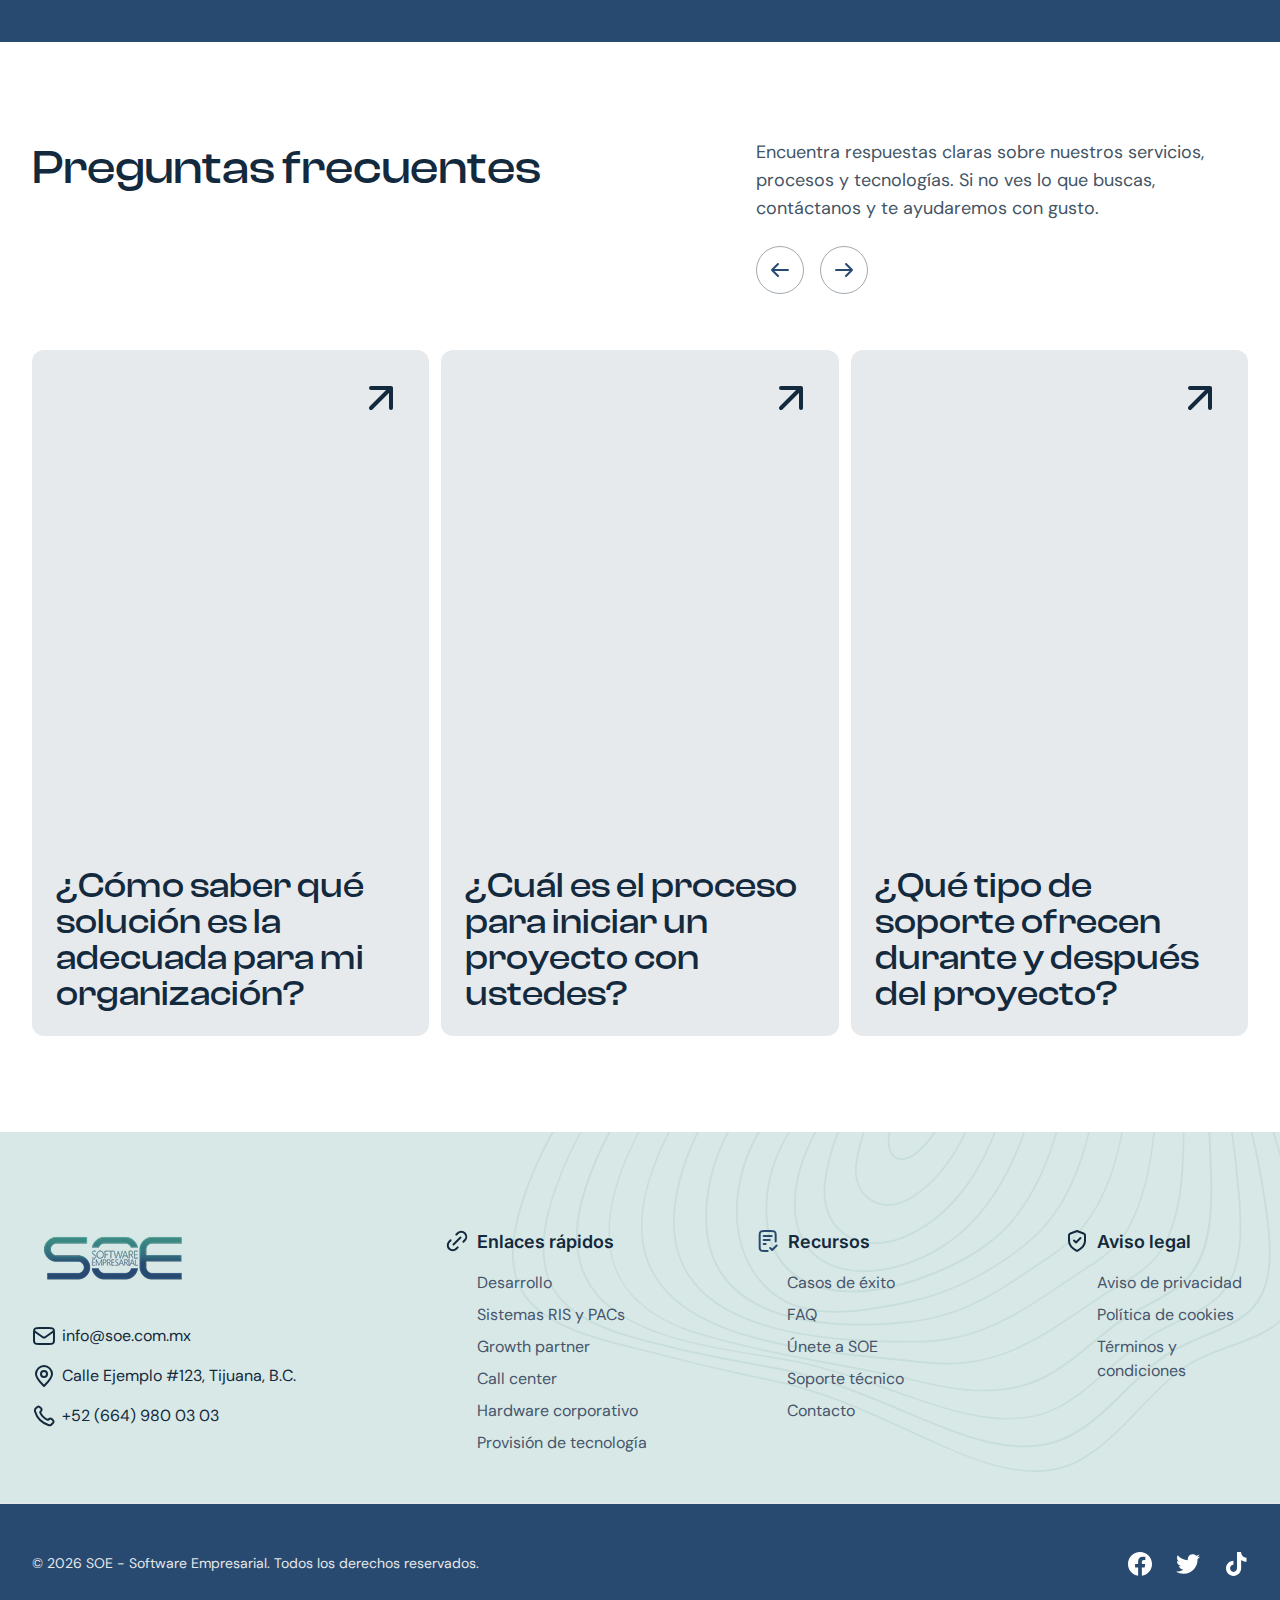
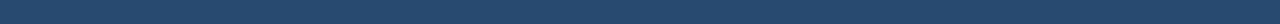
<file: src/development.html>
<!DOCTYPE html>
<html lang="en" data-theme="light" class="scroll-smooth">

<head>
  <meta charset="UTF-8" />
  <meta name="viewport" content="width=device-width, initial-scale=1.0" />
  <title>SOE</title>

  <!-- favicon  -->
  <link rel="apple-touch-icon" sizes="180x180" href="./images/favicon/apple-touch-icon.png" />
  <link rel="icon" type="image/png" sizes="32x32" href="./images/favicon/favicon-32x32.png" />
  <link rel="icon" type="image/png" sizes="16x16" href="./images/favicon/favicon-16x16.png" />
  <link rel="manifest" href="./images/favicon/site.webmanifest" />

  <!-- google font  -->
  <link rel="preconnect" href="https://fonts.googleapis.com" />
  <link rel="preconnect" href="https://fonts.gstatic.com" crossorigin />
  <link
    href="https://fonts.googleapis.com/css2?family=DM+Sans:ital,opsz,wght@0,9..40,100..1000;1,9..40,100..1000&family=Inter:ital,opsz,wght@0,14..32,100..900;1,14..32,100..900&display=swap"
    rel="stylesheet" />
  <!-- swiper css -->
  <link rel="stylesheet" href="./css/swiper-bundle.min.css" />
  <!-- custom font start  -->
  <link rel="stylesheet" href="./fonts/web-clash-display/css/clash-display.css" />
  <link rel="stylesheet" href="./css/style.min.css" />
</head>

<body>
  <!-- Preloader -->
  <div id="preloader" class="fixed inset-0 bg-white z-50 flex items-center justify-center">
    <img src="./images/soe-logo.png" alt="soe-logo" />
    <div
      class="w-16 h-16 border-4 border-gray-300 rounded-full spinner border-t-blue-500 absolute left-0 right-0 m-auto">
    </div>
  </div>

  <!-- Header -->
  <header class="bg-white py-2.5 sticky top-0 z-30 lg:shadow-none shadow-xl">
    <!-- desktop nav -->
    <div class="container flex flex-row justify-between gap-5 lg:gap-8 items-center">
      <a href="index.html"><img src="./images/soe-logo.png" alt="gembet" class="xl:w-auto w-[116px]" /></a>

      <div class="md:hidden">
        <button
          class="justify-center text-text-body-primary text-xs font-medium font-Inter leading-none text-center flex flex-col gap-1"
          data-mobile-menu-toggle="">
          <img src="./images/menu.svg" alt="menu" />
        </button>
      </div>
      <!-- Desktop Nav -->
      <nav class="hidden md:flex space-x-4 items-center">
        <ul class="flex flex-row gap-5 lg:gap-8 items-center">
          <li>
            <a href="./development.html"
              class="text-slate-800 text-base lg:text-lg font-medium leading-7 transition-all px-1.5 py-1 hover:text-slate-500 active:text-slate-500 focus:text-slate-500">Desarrollo</a>
          </li>
          <li class="relative dropdown transition-all">
            <button
              class="dropdown-toggle flex justify-center items-center transition-all cursor-pointer text-slate-800 text-base lg:text-lg font-medium leading-7 px-1.5 py-1 gap-1 hover:text-slate-500"
              data-dropdown>
              Sector salud
              <svg xmlns="http://www.w3.org/2000/svg" width="16" height="16" viewBox="0 0 16 16" fill="none"
                class="transition-all">
                <path d="M4 6L8 10L12 6" stroke="#425464" stroke-width="1.75" stroke-linecap="round"
                  stroke-linejoin="round" />
              </svg>
            </button>
            <div
              class="dropdown-menu dropdown-content transition-all right-0 w-[250px] p-3 bg-white rounded-xl shadow-custom absolute">
              <ul class="flex flex-col">
                <li>
                  <a href="./systems.html"
                    class="flex flex-row gap-3 p-3 hover:bg-zinc-200 active:bg-zinc-200 focus:bg-zinc-200 rounded-lg transition-all duration-300 text-slate-800 text-base lg:text-lg font-medium leading-7">
                    Sistemas RIS y PACs
                  </a>
                </li>

                <li>
                  <a href="./partner.html"
                    class="flex flex-row gap-3 p-3 hover:bg-zinc-200 active:bg-zinc-200 focus:bg-zinc-200 rounded-lg transition-all duration-300 text-slate-800 text-base lg:text-lg font-medium leading-7">
                    Growth partner
                  </a>
                </li>
                <li>
                  <a href="./call-center.html"
                    class="flex flex-row gap-3 p-3 hover:bg-zinc-200 active:bg-zinc-200 focus:bg-zinc-200 rounded-lg transition-all duration-300 text-slate-800 text-base lg:text-lg font-medium leading-7">
                    Call center
                  </a>
                </li>
              </ul>
            </div>
          </li>
          <li class="relative dropdown transition-all">
            <button
              class="dropdown-toggle flex justify-center items-center transition-all cursor-pointer text-slate-800 text-base lg:text-lg font-medium leading-7 px-1.5 py-1 gap-1 hover:text-slate-500"
              data-dropdown>
              Sector empresarial
              <svg xmlns="http://www.w3.org/2000/svg" width="16" height="16" viewBox="0 0 16 16" fill="none"
                class="transition-all">
                <path d="M4 6L8 10L12 6" stroke="#425464" stroke-width="1.75" stroke-linecap="round"
                  stroke-linejoin="round" />
              </svg>
            </button>
            <div
              class="dropdown-menu dropdown-content transition-all right-0 w-[250px] p-3 bg-white rounded-xl shadow-custom absolute">
              <ul class="flex flex-col">
                <li>
                  <a href="./hardware.html"
                    class="flex flex-row gap-3 p-3 hover:bg-zinc-200 active:bg-zinc-200 focus:bg-zinc-200 rounded-lg transition-all duration-300 text-slate-800 text-base lg:text-lg font-medium leading-7">
                    Hardware corporativo
                  </a>
                </li>

                <li>
                  <a href="./soluciones.html"
                    class="flex flex-row gap-3 p-3 hover:bg-zinc-200 active:bg-zinc-200 focus:bg-zinc-200 rounded-lg transition-all duration-300 text-slate-800 text-base lg:text-lg font-medium leading-7">
                    Provisión de tecnología 
                  </a>
                </li>
              </ul>
            </div>
          </li>
          <li class="relative dropdown group transition-all">
            <button
              class="dropdown-toggle flex justify-center items-center transition-all cursor-pointer text-white text-base lg:text-lg font-medium leading-7 px-2 lg:px-4 py-1 gap-1 bg-slate-500 rounded-lg linkify"
              data-href="./contactanos.html" data-dropdown>
              Contáctanos
            </button>
            <div
              class="dropdown-menu dropdown-content absolute group-hover:!block transition-all right-0 w-[350px] p-3 bg-white rounded-xl shadow-custom">
              <ul class="flex flex-col">
                <li>
                  <a href="mailto:+52 664 980 03 03"
                    class="flex flex-row gap-3 p-3 hover:bg-zinc-200 active:bg-zinc-200 focus:bg-zinc-200 rounded-lg transition-all duration-300">
                    <span class="">
                      <img src="./images/call.svg" alt="call" />
                    </span>
                    <span class="flex flex-col">
                      <span class="text-slate-800 text-base lg:text-lg font-medium leading-7">Atención telefónica</span>
                      <span class="text-slate-600 text-base lg:text-lg font-normal leading-7">+52 (664) 980 03 03</span>
                    </span>
                  </a>
                </li>

                <li>
                  <a href="https://wa.link/tjyxcl"
                    class="flex flex-row gap-3 p-3 hover:bg-zinc-200 active:bg-zinc-200 focus:bg-zinc-200 rounded-lg transition-all duration-300">
                    <span class="">
                      <img src="./images/whatsapp-dropdown.svg" alt="whatsapp" />
                    </span>
                    <span class="flex flex-col">
                      <span class="text-slate-800 text-base lg:text-lg font-medium leading-7">WhatsApp</span>
                      <span class="text-slate-600 text-base lg:text-lg font-normal leading-7">+52 (664) 980 03 03</span>
                    </span>
                  </a>
                </li>
                <li>
                  <a href="mailto:info@soe.com.mx"
                    class="flex flex-row gap-3 p-3 hover:bg-zinc-200 active:bg-zinc-200 focus:bg-zinc-200 rounded-lg transition-all duration-300">
                    <span class="">
                      <img src="./images/mail-dropdown.svg" alt="mail" />
                    </span>
                    <span class="flex flex-col">
                      <span class="text-slate-800 text-base lg:text-lg font-medium leading-7">Enviar mensaje</span>
                      <span class="text-slate-600 text-base lg:text-lg font-normal leading-7">info@soe.com.mx</span>
                    </span>
                  </a>
                </li>
                <li>
                  <a href=""
                    class="flex flex-row gap-3 p-3 hover:bg-zinc-200 active:bg-zinc-200 focus:bg-zinc-200 rounded-lg transition-all duration-300">
                    <span class="">
                      <img src="./images/location-dropdown.svg" alt="location" />
                    </span>
                    <span class="flex flex-col">
                      <span class="text-slate-800 text-base lg:text-lg font-medium leading-7">Dirección</span>
                      <span class="text-slate-600 text-base lg:text-lg font-normal leading-7">Calle Ejemplo #123,
                        Tijuana, B.C.</span>
                    </span>
                  </a>
                </li>
              </ul>
            </div>
          </li>
        </ul>
      </nav>
    </div>

    <!-- Mobile Offcanvas -->
    <div class="offcanvas fixed inset-0 bg-white bg-opacity-50 h-screen overflow-y-auto z-50 md:hidden" id="mobileMenu">
      <div class="bg-white w-full max-w-full h-full py-4 relative">
        <div class="flex flex-row items-center justify-between px-4">
          <a href="">
            <img src="./images/soe-logo.png" alt="logo" class="w-[120px]" />
          </a>
          <button class="cursor-pointer" data-close-mobile>
            <img src="./images/close.svg" alt="close" />
          </button>
        </div>
        <div class="mt-5 px-4">
          <nav class="flex space-x-4 items-center">
            <ul class="flex flex-col gap-5">
              <li class="flex flex-col justify-start text-start">
                <a href="./development.html"
                  class="text-slate-800 text-base lg:text-lg font-medium leading-7 transition-all px-1.5 py-1 hover:text-slate-500 active:text-slate-500 focus:text-slate-500">Desarrollo</a>
              </li>

              <li class="relative dropdown transition-all flex flex-col justify-start">
                <button
                  class="dropdown-toggle flex justify-start items-center transition-all cursor-pointer text-slate-800 text-base lg:text-lg font-medium leading-7 px-1.5 py-1 gap-1 hover:text-slate-500 active:text-slate-500 focus:text-slate-500"
                  data-dropdown>
                  Sector salud
                  <svg xmlns="http://www.w3.org/2000/svg" width="16" height="16" viewBox="0 0 16 16" fill="none"
                    class="transition-all">
                    <path d="M4 6L8 10L12 6" stroke="#425464" stroke-width="1.75" stroke-linecap="round"
                      stroke-linejoin="round" />
                  </svg>
                </button>
                <div class="dropdown-menu dropdown-content transition-all w-full p-3 rounded-xl">
                  <ul class="flex flex-col">
                    <li>
                      <a href="./systems.html"
                        class="flex flex-row gap-3 p-3 hover:bg-zinc-200 active:bg-zinc-200 focus:bg-zinc-200 rounded-lg transition-all duration-300 text-slate-800 text-base lg:text-lg font-medium leading-7">
                        Sistemas RIS y PACs
                      </a>
                    </li>

                    <li>
                      <a href="./partner.html"
                        class="flex flex-row gap-3 p-3 hover:bg-zinc-200 active:bg-zinc-200 focus:bg-zinc-200 rounded-lg transition-all duration-300 text-slate-800 text-base lg:text-lg font-medium leading-7">
                        Growth partner
                      </a>
                    </li>
                    <li>
                      <a href="./call-center.html"
                        class="flex flex-row gap-3 p-3 hover:bg-zinc-200 active:bg-zinc-200 focus:bg-zinc-200 rounded-lg transition-all duration-300 text-slate-800 text-base lg:text-lg font-medium leading-7">
                        Call center
                      </a>
                    </li>
                  </ul>
                </div>
              </li>
              <li class="relative dropdown transition-all flex flex-col justify-start">
                <button
                  class="dropdown-toggle flex justify-start items-center transition-all cursor-pointer text-slate-800 text-base lg:text-lg font-medium leading-7 px-1.5 py-1 gap-1 hover:text-slate-500 active:text-slate-500 focus:text-slate-500"
                  data-dropdown>
                  Sector empresarial
                  <svg xmlns="http://www.w3.org/2000/svg" width="16" height="16" viewBox="0 0 16 16" fill="none"
                    class="transition-all">
                    <path d="M4 6L8 10L12 6" stroke="#425464" stroke-width="1.75" stroke-linecap="round"
                      stroke-linejoin="round" />
                  </svg>
                </button>
                <div class="dropdown-menu dropdown-content transition-all w-full p-3 bg-white rounded-xl">
                  <ul class="flex flex-col">
                    <li>
                      <a href="./hardware.html"
                        class="flex flex-row gap-3 p-3 hover:bg-zinc-200 active:bg-zinc-200 focus:bg-zinc-200 rounded-lg transition-all duration-300 text-slate-800 text-base lg:text-lg font-medium leading-7">
                        Hardware corporativo
                      </a>
                    </li>

                    <li>
                      <a href="./soluciones.html"
                        class="flex flex-row gap-3 p-3 hover:bg-zinc-200 active:bg-zinc-200 focus:bg-zinc-200 rounded-lg transition-all duration-300 text-slate-800 text-base lg:text-lg font-medium leading-7">
                        Provisión de tecnología 
                      </a>
                    </li>
                  </ul>
                </div>
              </li>
            </ul>
          </nav>
        </div>
        <div class="pt-6">
          <div class="border-b border-[#E7EAEC]"></div>
          <div class="px-4 py-6 flex flex-row justify-around">
            <ul class="space-y-3">
              <li class="flex flex-row gap-1 items-center">
                <img src="./images/list-menu.svg" alt="recursos" />
                <h4 class="text-basic-black text-base font-DMSans font-medium">
                  Recursos
                </h4>
              </li>
              <li>
                <a href="#" class="text-basic-black text-sm font-DMSans font-normal">Casos de éxito</a>
              </li>
              <li>
                <a href="#" class="text-basic-black text-sm font-DMSans font-normal">FAQ</a>
              </li>
              <li>
                <a href="#" class="text-basic-black text-sm font-DMSans font-normal">Únete a SOE</a>
              </li>
            </ul>
            <ul class="space-y-3">
              <li class="flex flex-row gap-1 items-center">
                <img src="./images/shield-menu.svg" alt="recursos" />
                <h4 class="text-basic-black text-base font-DMSans font-medium">
                  Aviso legal
                </h4>
              </li>
              <li>
                <a href="#" class="text-basic-black text-sm font-DMSans font-normal">Aviso de privacidad</a>
              </li>
              <li>
                <a href="#" class="text-basic-black text-sm font-DMSans font-normal">FAQ</a>
              </li>
              <li>
                <a href="#" class="text-basic-black text-sm font-DMSans font-normal">Términos y condiciones</a>
              </li>
            </ul>
          </div>
          <div class="px-4">
            <a href="./contactanos.html"
              class="flex justify-center items-center transition-all cursor-pointer text-white text-base lg:text-lg font-medium leading-7 px-2 lg:px-4 py-[10px] gap-1 bg-slate-500 rounded-lg">
              Contáctanos
            </a>
            <div class="pt-6">
              <ul class="flex flex-col">
                <li>
                  <a href="mailto:+52 664 980 03 03"
                    class="flex flex-row gap-3 p-3 hover:bg-zinc-200 active:bg-zinc-200 focus:bg-zinc-200 rounded-lg transition-all duration-300">
                    <span class="mt-1">
                      <img src="./images/call.svg" alt="call" />
                    </span>
                    <span class="flex flex-col">
                      <span class="text-slate-800 text-base lg:text-lg font-medium leading-7">Atención telefónica</span>
                      <span class="text-slate-600 text-base lg:text-lg font-normal leading-7">+52 (664) 980 03 03</span>
                    </span>
                  </a>
                </li>

                <li>
                  <a href="https://wa.link/tjyxcl"
                    class="flex flex-row gap-3 p-3 hover:bg-zinc-200 active:bg-zinc-200 focus:bg-zinc-200 rounded-lg transition-all duration-300">
                    <span class="mt-1">
                      <img src="./images/whatsapp-dropdown.svg" alt="whatsapp" />
                    </span>
                    <span class="flex flex-col">
                      <span class="text-slate-800 text-base lg:text-lg font-medium leading-7">WhatsApp</span>
                      <span class="text-slate-600 text-base lg:text-lg font-normal leading-7">+52 (664) 980 03 03</span>
                    </span>
                  </a>
                </li>
                <li>
                  <a href="mailto:info@soe.com.mx"
                    class="flex flex-row gap-3 p-3 hover:bg-zinc-200 active:bg-zinc-200 focus:bg-zinc-200 rounded-lg transition-all duration-300">
                    <span class="mt-1">
                      <img src="./images/mail-dropdown.svg" alt="mail" />
                    </span>
                    <span class="flex flex-col">
                      <span class="text-slate-800 text-base lg:text-lg font-medium leading-7">Enviar mensaje</span>
                      <span class="text-slate-600 text-base lg:text-lg font-normal leading-7">info@soe.com.mx</span>
                    </span>
                  </a>
                </li>
                <li>
                  <a href=""
                    class="flex flex-row gap-3 p-3 hover:bg-zinc-200 active:bg-zinc-200 focus:bg-zinc-200 rounded-lg transition-all duration-300">
                    <span class="mt-1">
                      <img src="./images/location-dropdown.svg" alt="location" />
                    </span>
                    <span class="flex flex-col">
                      <span class="text-slate-800 text-base lg:text-lg font-medium leading-7">Dirección</span>
                      <span class="text-slate-600 text-base lg:text-lg font-normal leading-7">Calle Ejemplo #123,
                        Tijuana, B.C.</span>
                    </span>
                  </a>
                </li>
              </ul>
            </div>
          </div>
        </div>
      </div>
    </div>
  </header>

  <main>
    <!-- tectnologia start -->
    <section class="tecnologia px-3">
      <div class="py-12 md:py-15 lg:py-24 tecnologia-bg rounded-xl">
        <div class="container">
          <div class="grid lg:grid-cols-12 grid-cols-1 items-center gap-9 lg:gap-4">
            <div class="flex flex-col items-center lg:items-start md:gap-9 gap-6 lg:col-span-7">
              <h1
                class="text-slate-500 text-[46px] md:text-7xl xl:text-[84px] font-medium font-ClashDisplay leading-[54px] md:leading-[84px] xl:leading-[92px] lg:w-[665px] max-w-full text-center lg:text-left">
                Desarrollo <br class="md:block hidden" />
                de software personalizado
              </h1>
              <div class="flex flex-col gap-6 md:w-[435px] max-w-full">
                <p class="text-slate-600 text-base md:text-lg font-normal md:leading-7 text-center lg:text-start">
                  Creamos softwares adaptados a las herramientas que necesita
                  tu empresa ¡Haz que la tecnología trabaje para ti!
                </p>

                <a href="#"
                  class="w-full max-w-[403px] min-h-16 max-h-16 p-4 bg-slate-500 border border-slate-500 hover:bg-transparent hover:text-slate-500 active:text-slate-500 rounded-lg inline-flex flex-col justify-center items-center gap-3.5 text-center text-white text-base md:text-lg font-medium md:leading-7 self-center lg:self-start focus:text-slate-500 focus:bg-white focus:shadow transition-colors duration-300">
                  Solicita una asesoría gratuita
                </a>
              </div>
            </div>
            <div class="lg:col-span-5 text-right mx-auto lg:mx-0">
              <img src="./images/tecnologia-hero.png" alt="tecnologia" class="lg:ml-auto hidden md:block" />
              <img src="./images/fullphone.png" alt="tecnologia" class="mx-auto block md:hidden" />
            </div>
          </div>
        </div>
      </div>
    </section>
    <!-- tecnologia end -->

    <!-- services start  -->
    <section class="services py-12 md:py-15 lg:py-24">
      <div class="relative w-full hidden lg:block">
        <!-- Slider wrapper with only left container spacing -->
        <div class="overflow-x-hidden container xl:!pr-8 !pr-0 flex flex-col lg:flex-row items-start justify-between">
          <!-- Swiper Container -->
          <div class="flex flex-col lg:flex-row overflow-x-hidden gap-12 lg:gap-10">
            <!-- Optional container just for heading/alignment (not wrapping the slider) -->
            <div class="flex flex-col items-start justify-between max-w-[500px] gap-6">
              <div class="flex flex-col justify-between items-start lg:items-start gap-6 w-full">
                <h2
                  class="text-basic-black text-[34px] md:text-4xl xl:text-5xl font-medium font-ClashDisplay leading-[46px] md:leading-[48px] xl:leading-[60px]">
                  Desarrollamos el software que realmente necesitas
                </h2>

                <!-- doc -->
                <div class="flex flex-col items-start gap-6">
                  <p class="text-gray-dark text-base md:text-lg font-normal md:leading-7 w-full lg:max-w-[492px]">
                    Incluye desarrollo front-end, back-end y aplicaciones
                    SaaS, garantizando seguridad, escalabilidad y una
                    experiencia de usuario excepcional. Descubre cómo nuestras
                    plataformas a medida optimizan procesos y generan valor
                    para tus proyectos.
                  </p>
                  <!-- 👇 Custom Pagination Dots -->
                  <div class="flex md:hidden lg:flex justify-start gap-4 items-center">
                    <button
                      class="swiperdev-prev cursor-pointer group w-12 h-12 rounded-full border border-gray-medium flex items-center justify-center hover:bg-accent-secondary transition">
                      <svg xmlns="http://www.w3.org/2000/svg" viewBox="0 0 24 24" fill="none"
                        class="w-6 h-6 stroke-accent-secondary group-hover:stroke-basic-white transition">
                        <path d="M20 12H4M4 12L10 18M4 12L10 6" stroke-width="2" stroke-linecap="round"
                          stroke-linejoin="round" />
                      </svg>
                    </button>

                    <button
                      class="swiperdev-next cursor-pointer group w-12 h-12 rounded-full border border-gray-medium flex items-center justify-center hover:bg-accent-secondary transition">
                      <svg xmlns="http://www.w3.org/2000/svg" viewBox="0 0 24 24" fill="none"
                        class="w-6 h-6 stroke-accent-secondary group-hover:stroke-basic-white transition">
                        <path d="M4 12H20M20 12L14 6M20 12L14 18" stroke-width="2" stroke-linecap="round"
                          stroke-linejoin="round" />
                      </svg>
                    </button>
                  </div>
                </div>
              </div>
              <!-- 👇 Custom Pagination Dots -->
              <div class="hidden md:flex lg:hidden justify-start gap-4 items-center">
                <button
                  class="swiperdev-prev cursor-pointer group w-12 h-12 rounded-full border border-gray-medium flex items-center justify-center hover:bg-accent-secondary transition">
                  <svg xmlns="http://www.w3.org/2000/svg" viewBox="0 0 24 24" fill="none"
                    class="w-6 h-6 stroke-accent-secondary group-hover:stroke-basic-white transition">
                    <path d="M20 12H4M4 12L10 18M4 12L10 6" stroke-width="2" stroke-linecap="round"
                      stroke-linejoin="round" />
                  </svg>
                </button>

                <button
                  class="swiperdev-next cursor-pointer group w-12 h-12 rounded-full border border-gray-medium flex items-center justify-center hover:bg-accent-secondary transition">
                  <svg xmlns="http://www.w3.org/2000/svg" viewBox="0 0 24 24" fill="none"
                    class="w-6 h-6 stroke-accent-secondary group-hover:stroke-basic-white transition">
                    <path d="M4 12H20M20 12L14 6M20 12L14 18" stroke-width="2" stroke-linecap="round"
                      stroke-linejoin="round" />
                  </svg>
                </button>
              </div>
            </div>
            <div class="swiper devSwiper h-[674px] overflow-visible lg:pr-[calc((100vw-1216px)/2)] hidden md:block">
              <div class="swiper-wrapper">
                <!-- Slide 1 -->

                <div class="swiper-slide h-full flex rounded-xl max-w-[300px] md:max-w-[465px] w-full shrink-0">
                  <div
                    class="relative h-full w-full rounded-xl p-6 text-white bg-light-green overflow-hidden gap-6 flex flex-row justify-between items-start w-full">
                    <div class="space-y-6 z-1">
                      <h4
                        class="text-xl md:text-[22px] lg:text-2xl font-medium leading-[24px] md:leading-[30px] lg:leading-[36px] text-basic-black font-ClashDisplay">
                        Desarrollo de aplicaciones personalizadas
                      </h4>
                      <ul class="space-y-1 lg:space-y-2 font-normal text-sm md:text-base text-gray-dark">
                        <li>Soluciones totalmente escalables</li>
                        <li>Integradas con tus herramientas actuales</li>
                        <li>Enfocadas en eficiencia y seguridad</li>
                      </ul>
                    </div>

                    <div class="z-1">
                      <a href="#"
                        class="w-12 h-12 flex items-center justify-center rounded-full text-accent-secondary bg-basic-white group ring-2 ring-basic-white hover:bg-transparent hover:ring-accent-secondary transition duration-300 ease-in-out">
                        <svg xmlns="http://www.w3.org/2000/svg" width="24" height="24" viewBox="0 0 24 24" fill="none"
                          class="w-6 h-6 stroke-[#13547A] group-hover:stroke-accent-secondary transition">
                          <path d="M7 17L17 7M17 7H7M17 7V17" stroke-width="2" stroke-linecap="round"
                            stroke-linejoin="round" />
                        </svg>
                      </a>
                    </div>
                    <!-- img -->
                    <div class="absolute bottom-0 left-1/2 translate-x-[-50%] w-[80%] md:w-[70%] z-1">
                      <img src="./images/dev-phone-1.png" alt="" class="w-full h-auto" />
                    </div>

                    <!-- Optional background overlay -->
                    <div class="absolute top-0 right-0 w-[70%] pointer-events-none z-0">
                      <img src="./images/wireframe-dev-1.png" alt="" class="w-full h-auto" />
                    </div>
                  </div>
                </div>
                <!-- Slide 2 -->
                <div class="swiper-slide h-full flex rounded-xl max-w-[300px] md:max-w-[465px] w-full shrink-0">
                  <div
                    class="relative h-full w-full rounded-xl p-6 text-white bg-light-green overflow-hidden flex flex-col items-start justify-end w-full">
                    <div class="gap-6 flex flex-row justify-between items-start w-full">
                      <div class="space-y-6 z-1">
                        <h4
                          class="text-xl md:text-[22px] lg:text-2xl font-medium leading-[24px] md:leading-[30px] lg:leading-[36px] text-basic-black font-ClashDisplay">
                          Plataformas SaaS escalables
                        </h4>
                        <ul class="space-y-1 lg:space-y-2 font-normal text-sm md:text-base text-gray-dark">
                          <li>Acceso remoto y disponibilidad 24/7</li>
                          <li>Múltiples usuarios y roles gestionados</li>
                          <li>Escalabilidad técnica y comercial</li>
                        </ul>
                      </div>

                      <div class="z-1">
                        <a href="#"
                          class="w-12 h-12 flex items-center justify-center rounded-full text-accent-secondary bg-basic-white group ring-2 ring-basic-white hover:bg-transparent hover:ring-accent-secondary transition duration-300 ease-in-out">
                          <svg xmlns="http://www.w3.org/2000/svg" width="24" height="24" viewBox="0 0 24 24" fill="none"
                            class="w-6 h-6 stroke-[#13547A] group-hover:stroke-accent-secondary transition">
                            <path d="M7 17L17 7M17 7H7M17 7V17" stroke-width="2" stroke-linecap="round"
                              stroke-linejoin="round" />
                          </svg>
                        </a>
                      </div>
                    </div>
                    <!-- img -->
                    <div class="absolute top-0 right-0 w-[80%] lg:w-[70%] z-1">
                      <img src="./images/dev-phone-2.png" alt="" class="w-full h-auto" />
                    </div>

                    <!-- Optional background overlay -->
                    <div class="absolute botton-0 left-0 w-[70%] pointer-events-none z-0">
                      <img src="./images/wireframe-dev-2.png" alt="" class="w-full h-auto" />
                    </div>
                  </div>
                </div>
                <!-- Slide 3 -->
                <div class="swiper-slide h-full flex rounded-xl max-w-[300px] md:max-w-[465px] w-full shrink-0">
                  <div
                    class="relative h-full w-full rounded-xl p-6 text-white bg-light-green overflow-hidden gap-6 flex flex-row justify-between items-start w-full">
                    <div class="space-y-6 z-1">
                      <h4
                        class="text-xl md:text-[22px] lg:text-2xl font-medium leading-[24px] md:leading-[30px] lg:leading-[36px] text-basic-black font-ClashDisplay">
                        Desarrollo Back-End
                      </h4>
                      <ul class="space-y-1 lg:space-y-2 font-normal text-sm md:text-base text-gray-dark">
                        <li>
                          Rendimiento estable incluso con alto volumen de
                          datos
                        </li>
                        <li>Seguridad en operaciones críticas y acceso</li>
                        <li>
                          Integración eficiente con APIs y servicios externos
                        </li>
                      </ul>
                    </div>

                    <div class="z-1">
                      <a href="#"
                        class="w-12 h-12 flex items-center justify-center rounded-full text-accent-secondary bg-basic-white group ring-2 ring-basic-white hover:bg-transparent hover:ring-accent-secondary transition duration-300 ease-in-out">
                        <svg xmlns="http://www.w3.org/2000/svg" width="24" height="24" viewBox="0 0 24 24" fill="none"
                          class="w-6 h-6 stroke-[#13547A] group-hover:stroke-accent-secondary transition">
                          <path d="M7 17L17 7M17 7H7M17 7V17" stroke-width="2" stroke-linecap="round"
                            stroke-linejoin="round" />
                        </svg>
                      </a>
                    </div>
                    <!-- img -->
                    <div class="absolute bottom-0 left-1/2 translate-x-[-50%] w-[80%] lg:w-[70%] z-1">
                      <img src="./images/dev-phone-3.png" alt="" class="w-full h-auto" />
                    </div>

                    <!-- Optional background overlay -->
                    <div class="absolute top-0 right-0 w-[70%] pointer-events-none z-0">
                      <img src="./images/wireframe-dev-1.png" alt="" class="w-full h-auto" />
                    </div>
                  </div>
                </div>
                <!-- Slide 4 -->
                <div class="swiper-slide h-full flex rounded-xl max-w-[300px] md:max-w-[465px] w-full shrink-0">
                  <div
                    class="relative h-full w-full rounded-xl p-6 text-white bg-light-green overflow-hidden flex flex-col items-start justify-end w-full">
                    <div class="gap-6 flex flex-row justify-between items-start w-full">
                      <div class="space-y-6 z-1">
                        <h4
                          class="text-xl md:text-[22px] lg:text-2xl font-medium leading-[24px] md:leading-[30px] lg:leading-[36px] text-basic-black font-ClashDisplay">
                          Desarrollo Front-End
                        </h4>
                        <ul class="space-y-1 lg:space-y-2 font-normal text-sm md:text-base text-gray-dark">
                          <li>
                            Experiencia de usuario clara y fluida (UX/UI)
                          </li>
                          <li>
                            Adaptabilidad total a móviles, tablets y
                            escritorio
                          </li>
                          <li>
                            Integración con APIs y sistemas en tiempo real
                          </li>
                        </ul>
                      </div>

                      <div class="z-1">
                        <a href="#"
                          class="w-12 h-12 flex items-center justify-center rounded-full text-accent-secondary bg-basic-white group ring-2 ring-basic-white hover:bg-transparent hover:ring-accent-secondary transition duration-300 ease-in-out">
                          <svg xmlns="http://www.w3.org/2000/svg" width="24" height="24" viewBox="0 0 24 24" fill="none"
                            class="w-6 h-6 stroke-[#13547A] group-hover:stroke-accent-secondary transition">
                            <path d="M7 17L17 7M17 7H7M17 7V17" stroke-width="2" stroke-linecap="round"
                              stroke-linejoin="round" />
                          </svg>
                        </a>
                      </div>
                    </div>
                    <!-- img -->
                    <div class="absolute top-0 right-0 w-[80%] lg:w-[70%] z-1">
                      <img src="./images/dev-phone-4.png" alt="" class="w-full h-auto" />
                    </div>

                    <!-- Optional background overlay -->
                    <div class="absolute botton-0 left-0 w-[70%] pointer-events-none z-0">
                      <img src="./images/wireframe-dev-2.png" alt="" class="w-full h-auto" />
                    </div>
                  </div>
                </div>
              </div>
            </div>
          </div>
        </div>
      </div>
      <!-- slider-mobile -->
      <div class="block lg:hidden">
        <div class="container flex flex-col md:flex-row items-start justify-between mb-12 gap-6">
          <div class="flex flex-col justify-between items-start lg:items-start gap-6 w-full">
            <h2
              class="text-basic-black text-[34px] md:text-4xl xl:text-5xl font-medium font-ClashDisplay leading-[46px] md:leading-[48px] xl:leading-[60px]">
              Desarrollamos el software que realmente necesitas
            </h2>

            <!-- doc -->
            <div class="flex flex-col items-start gap-6">
              <p class="text-gray-dark text-base md:text-lg font-normal md:leading-7 w-full lg:max-w-[492px]">
                Incluye desarrollo front-end, back-end y aplicaciones SaaS,
                garantizando seguridad, escalabilidad y una experiencia de
                usuario excepcional. Descubre cómo nuestras plataformas a
                medida optimizan procesos y generan valor para tus proyectos.
              </p>
              <!-- 👇 Custom Pagination Dots -->
              <div class="flex md:hidden lg:flex justify-start gap-4 items-center">
                <button
                  class="swiperdev-prev cursor-pointer group w-12 h-12 rounded-full border border-gray-medium flex items-center justify-center hover:bg-accent-secondary transition">
                  <svg xmlns="http://www.w3.org/2000/svg" viewBox="0 0 24 24" fill="none"
                    class="w-6 h-6 stroke-accent-secondary group-hover:stroke-basic-white transition">
                    <path d="M20 12H4M4 12L10 18M4 12L10 6" stroke-width="2" stroke-linecap="round"
                      stroke-linejoin="round" />
                  </svg>
                </button>

                <button
                  class="swiperdev-next cursor-pointer group w-12 h-12 rounded-full border border-gray-medium flex items-center justify-center hover:bg-accent-secondary transition">
                  <svg xmlns="http://www.w3.org/2000/svg" viewBox="0 0 24 24" fill="none"
                    class="w-6 h-6 stroke-accent-secondary group-hover:stroke-basic-white transition">
                    <path d="M4 12H20M20 12L14 6M20 12L14 18" stroke-width="2" stroke-linecap="round"
                      stroke-linejoin="round" />
                  </svg>
                </button>
              </div>
            </div>
          </div>
          <!-- 👇 Custom Pagination Dots -->
          <div class="hidden md:flex lg:hidden justify-start gap-4 items-center">
            <button
              class="swiperdev-prev cursor-pointer group w-12 h-12 rounded-full border border-gray-medium flex items-center justify-center hover:bg-accent-secondary transition">
              <svg xmlns="http://www.w3.org/2000/svg" viewBox="0 0 24 24" fill="none"
                class="w-6 h-6 stroke-accent-secondary group-hover:stroke-basic-white transition">
                <path d="M20 12H4M4 12L10 18M4 12L10 6" stroke-width="2" stroke-linecap="round"
                  stroke-linejoin="round" />
              </svg>
            </button>

            <button
              class="swiperdev-next cursor-pointer group w-12 h-12 rounded-full border border-gray-medium flex items-center justify-center hover:bg-accent-secondary transition">
              <svg xmlns="http://www.w3.org/2000/svg" viewBox="0 0 24 24" fill="none"
                class="w-6 h-6 stroke-accent-secondary group-hover:stroke-basic-white transition">
                <path d="M4 12H20M20 12L14 6M20 12L14 18" stroke-width="2" stroke-linecap="round"
                  stroke-linejoin="round" />
              </svg>
            </button>
          </div>
        </div>
        <div class="relative w-full">
          <!-- Slider wrapper with only left container spacing -->
          <div class="overflow-x-auto pl-4 sm:pl-8 lg:pl-16 2xl:pl-[calc((100vw-1216px)/2)]">
            <!-- Swiper Container -->
            <div class="swiper devSwiper h-[674px] overflow-visible lg:pr-[calc((100vw-1216px)/2)] hidden md:block">
              <div class="swiper-wrapper">
                <!-- Slide 1 -->

                <div
                  class="swiper-slide h-full flex rounded-xl max-w-[calc(100%-63px)] md:max-w-[465px] w-full shrink-0">
                  <div
                    class="relative h-full w-full rounded-xl p-6 text-white bg-light-green overflow-hidden gap-6 flex flex-row justify-between items-start w-full">
                    <div class="space-y-6 z-1">
                      <h4
                        class="text-xl md:text-[22px] lg:text-2xl font-medium leading-[24px] md:leading-[30px] lg:leading-[36px] text-basic-black font-ClashDisplay">
                        Desarrollo de aplicaciones personalizadas
                      </h4>
                      <ul class="space-y-1 lg:space-y-2 font-normal text-sm md:text-base text-gray-dark">
                        <li>Soluciones totalmente escalables</li>
                        <li>Integradas con tus herramientas actuales</li>
                        <li>Enfocadas en eficiencia y seguridad</li>
                      </ul>
                    </div>

                    <div class="z-1">
                      <a href="#"
                        class="w-12 h-12 flex items-center justify-center rounded-full text-accent-secondary bg-basic-white group ring-2 ring-basic-white hover:bg-transparent hover:ring-accent-secondary transition duration-300 ease-in-out">
                        <svg xmlns="http://www.w3.org/2000/svg" width="24" height="24" viewBox="0 0 24 24" fill="none"
                          class="w-6 h-6 stroke-[#13547A] group-hover:stroke-accent-secondary transition">
                          <path d="M7 17L17 7M17 7H7M17 7V17" stroke-width="2" stroke-linecap="round"
                            stroke-linejoin="round" />
                        </svg>
                      </a>
                    </div>
                    <!-- img -->
                    <div class="absolute bottom-0 left-1/2 translate-x-[-50%] w-[80%] md:w-[70%] z-1">
                      <img src="./images/dev-phone-1.png" alt="" class="w-full h-auto" />
                    </div>

                    <!-- Optional background overlay -->
                    <div class="absolute top-0 right-0 w-[70%] pointer-events-none z-0">
                      <img src="./images/wireframe-dev-1.png" alt="" class="w-full h-auto" />
                    </div>
                  </div>
                </div>
                <!-- Slide 2 -->
                <div
                  class="swiper-slide h-full flex rounded-xl max-w-[calc(100%-63px)] md:max-w-[465px] w-full shrink-0">
                  <div
                    class="relative h-full w-full rounded-xl p-6 text-white bg-light-green overflow-hidden flex flex-col items-start justify-end w-full">
                    <div class="gap-6 flex flex-row justify-between items-start w-full">
                      <div class="space-y-6 z-1">
                        <h4
                          class="text-xl md:text-[22px] lg:text-2xl font-medium leading-[24px] md:leading-[30px] lg:leading-[36px] text-basic-black font-ClashDisplay">
                          Plataformas SaaS escalables
                        </h4>
                        <ul class="space-y-1 lg:space-y-2 font-normal text-sm md:text-base text-gray-dark">
                          <li>Acceso remoto y disponibilidad 24/7</li>
                          <li>Múltiples usuarios y roles gestionados</li>
                          <li>Escalabilidad técnica y comercial</li>
                        </ul>
                      </div>

                      <div class="z-1">
                        <a href="#"
                          class="w-12 h-12 flex items-center justify-center rounded-full text-accent-secondary bg-basic-white group ring-2 ring-basic-white hover:bg-transparent hover:ring-accent-secondary transition duration-300 ease-in-out">
                          <svg xmlns="http://www.w3.org/2000/svg" width="24" height="24" viewBox="0 0 24 24" fill="none"
                            class="w-6 h-6 stroke-[#13547A] group-hover:stroke-accent-secondary transition">
                            <path d="M7 17L17 7M17 7H7M17 7V17" stroke-width="2" stroke-linecap="round"
                              stroke-linejoin="round" />
                          </svg>
                        </a>
                      </div>
                    </div>
                    <!-- img -->
                    <div class="absolute top-0 right-0 w-[80%] lg:w-[70%] z-1">
                      <img src="./images/dev-phone-2.png" alt="" class="w-full h-auto" />
                    </div>

                    <!-- Optional background overlay -->
                    <div class="absolute botton-0 left-0 w-[70%] pointer-events-none z-0">
                      <img src="./images/wireframe-dev-2.png" alt="" class="w-full h-auto" />
                    </div>
                  </div>
                </div>
                <!-- Slide 3 -->
                <div
                  class="swiper-slide h-full flex rounded-xl max-w-[calc(100%-63px)] md:max-w-[465px] w-full shrink-0">
                  <div
                    class="relative h-full w-full rounded-xl p-6 text-white bg-light-green overflow-hidden gap-6 flex flex-row justify-between items-start w-full">
                    <div class="space-y-6 z-1">
                      <h4
                        class="text-xl md:text-[22px] lg:text-2xl font-medium leading-[24px] md:leading-[30px] lg:leading-[36px] text-basic-black font-ClashDisplay">
                        Desarrollo Back-End
                      </h4>
                      <ul class="space-y-1 lg:space-y-2 font-normal text-sm md:text-base text-gray-dark">
                        <li>
                          Rendimiento estable incluso con alto volumen de
                          datos
                        </li>
                        <li>Seguridad en operaciones críticas y acceso</li>
                        <li>
                          Integración eficiente con APIs y servicios externos
                        </li>
                      </ul>
                    </div>

                    <div class="z-1">
                      <a href="#"
                        class="w-12 h-12 flex items-center justify-center rounded-full text-accent-secondary bg-basic-white group ring-2 ring-basic-white hover:bg-transparent hover:ring-accent-secondary transition duration-300 ease-in-out">
                        <svg xmlns="http://www.w3.org/2000/svg" width="24" height="24" viewBox="0 0 24 24" fill="none"
                          class="w-6 h-6 stroke-[#13547A] group-hover:stroke-accent-secondary transition">
                          <path d="M7 17L17 7M17 7H7M17 7V17" stroke-width="2" stroke-linecap="round"
                            stroke-linejoin="round" />
                        </svg>
                      </a>
                    </div>
                    <!-- img -->
                    <div class="absolute bottom-0 left-1/2 translate-x-[-50%] w-[80%] lg:w-[70%] z-1">
                      <img src="./images/dev-phone-3.png" alt="" class="w-full h-auto" />
                    </div>

                    <!-- Optional background overlay -->
                    <div class="absolute top-0 right-0 w-[70%] pointer-events-none z-0">
                      <img src="./images/wireframe-dev-1.png" alt="" class="w-full h-auto" />
                    </div>
                  </div>
                </div>
                <!-- Slide 4 -->
                <div
                  class="swiper-slide h-full flex rounded-xl max-w-[calc(100%-63px)] md:max-w-[465px] w-full shrink-0">
                  <div
                    class="relative h-full w-full rounded-xl p-6 text-white bg-light-green overflow-hidden flex flex-col items-start justify-end w-full">
                    <div class="gap-6 flex flex-row justify-between items-start w-full">
                      <div class="space-y-6 z-1">
                        <h4
                          class="text-xl md:text-[22px] lg:text-2xl font-medium leading-[24px] md:leading-[30px] lg:leading-[36px] text-basic-black font-ClashDisplay">
                          Desarrollo Front-End
                        </h4>
                        <ul class="space-y-1 lg:space-y-2 font-normal text-sm md:text-base text-gray-dark">
                          <li>
                            Experiencia de usuario clara y fluida (UX/UI)
                          </li>
                          <li>
                            Adaptabilidad total a móviles, tablets y
                            escritorio
                          </li>
                          <li>
                            Integración con APIs y sistemas en tiempo real
                          </li>
                        </ul>
                      </div>

                      <div class="z-1">
                        <a href="#"
                          class="w-12 h-12 flex items-center justify-center rounded-full text-accent-secondary bg-basic-white group ring-2 ring-basic-white hover:bg-transparent hover:ring-accent-secondary transition duration-300 ease-in-out">
                          <svg xmlns="http://www.w3.org/2000/svg" width="24" height="24" viewBox="0 0 24 24" fill="none"
                            class="w-6 h-6 stroke-[#13547A] group-hover:stroke-accent-secondary transition">
                            <path d="M7 17L17 7M17 7H7M17 7V17" stroke-width="2" stroke-linecap="round"
                              stroke-linejoin="round" />
                          </svg>
                        </a>
                      </div>
                    </div>
                    <!-- img -->
                    <div class="absolute top-0 right-0 w-[80%] lg:w-[70%] z-1">
                      <img src="./images/dev-phone-4.png" alt="" class="w-full h-auto" />
                    </div>

                    <!-- Optional background overlay -->
                    <div class="absolute botton-0 left-0 w-[70%] pointer-events-none z-0">
                      <img src="./images/wireframe-dev-2.png" alt="" class="w-full h-auto" />
                    </div>
                  </div>
                </div>
              </div>
            </div>
          </div>
        </div>
      </div>
    </section>
    <!-- services end -->

    <!-- ¿Por qué un software a la medida?  -->
    <section class="software lg:py-24 py-12">
      <div class="container">
        <div class="grid lg:grid-cols-11 md:grid-cols-6 grid-cols-1 gap-6">
          <div
            class="lg:col-span-3 md:col-span-6 col-span-1 flex flex-col justify-between gap-4 h-full lg:w-auto sm:w-[506px] max-w-full">
            <h2 class="text-slate-800 text-4xl xl:text-5xl font-medium font-ClashDisplay xl:leading-[60px]">
              ¿Por qué un software a la medida?
            </h2>
            <p
              class="text-slate-600 text-xl md:text-[22px] xl:text-2xl font-medium font-ClashDisplay md:leading-[30px] xl:leading-9">
              Los sistemas genéricos no siempre cumplen con lo que necesitas.
            </p>
          </div>
          <div class="lg:col-span-5 md:col-span-4 col-span-1 pl-[30px] md:pl-8 relative bgPhone rounded-xl">
            <img src="./images/phone.png" alt="software phone" class="hidden md:block" />
            <img src="./images/phone-phone-main.png" alt="tecnologia" class="mx-auto block md:hidden rounded-br-xl" />
          </div>
          <div class="lg:col-span-3 md:col-span-2  col-span-1 flex flex-col md:gap-6 gap-4">
            <!-- single item start  -->
            <div
              class="p-6 min-h-[150px] bg-zinc-200 rounded-xl flex flex-col justify-between items-start md:h-full gap-[21px] md:gap-6">
              <div>
                <img src="./images/automatizar.svg" alt="automatizar" />
              </div>
              <p class="text-slate-800 text-lg font-normal leading-7">
                Automatizar procesos y reducir costos operativos
              </p>
            </div>
            <!-- single item start  -->
            <!-- single item end  -->
            <div
              class="p-6 min-h-[150px] bg-zinc-200 rounded-xl flex flex-col justify-between items-start md:h-full gap-[21px] md:gap-6">
              <div>
                <img src="./images/optimizar.svg" alt="automatizar" />
              </div>
              <p class="text-slate-800 text-lg font-normal leading-7">
                Optimizar tiempos y eliminar errores manuales
              </p>
            </div>
            <!-- single item start  -->
            <!-- single item end  -->
            <div
              class="p-6 min-h-[150px] bg-zinc-200 rounded-xl flex flex-col justify-between items-start md:h-full gap-[21px] md:gap-6">
              <div>
                <img src="./images/integrar.svg" alt="automatizar" />
              </div>
              <p class="text-slate-800 text-lg font-normal leading-7">
                Integrar todas tus herramientas en una sola plataforma
              </p>
            </div>
            <!-- single item start  -->
          </div>
        </div>
      </div>
    </section>
    <!-- ¿Por qué un software a la medida? end -->
    <!-- solutions start -->
    <section class="solutions bg-accent-primary pb-12 lg:pb-4">
      <div class="container flex flex-col lg:flex-row items-center justify-between gap-3 lg:gap-16">
        <div class="w-full sm:max-w-[525px] space-y-6 order-2 lg:order-1 lg:text-start text-center">
          <h4
            class="text-[34px] md:text-4xl lg:text-5xl font-medium leading-11.5 md:leading-12 lg:leading-15 text-basic-white font-ClashDisplay">
            Software hecho a medida para tu empresa
          </h4>
          <p class="font-normal text-base md:text-[18px] text-basic-white md:leading-6 w-full">
            Reduce errores, gana eficiencia y optimiza tus procesos con
            soluciones diseñadas específicamente para tu negocio.
          </p>
          <div class="w-full">
            <a href="contactanos.html"
              class="px-16 py-3 bg-basic-white hover:bg-accent-primary text-accent-primary hover:text-basic-white text-lg font-medium rounded-lg inline-flex items-center justify-center transition duration-300 border border-basic-white w-full sm:w-auto">
              Contáctanos</a>
          </div>
        </div>
        <div class="w-full order-1 lg:order-2">
          <img src="./images/iphone-top.png" alt="phone top" class="w-[90%] lg:w-full mx-auto lg:mx-0" />
        </div>
      </div>
    </section>
    <!-- solutions end -->
    <!-- frecuentes preguntas start -->
    <section class="frecuentes py-12 md:py-15 lg:py-24">
      <!-- Optional container just for heading/alignment (not wrapping the slider) -->
      <div class="container flex flex-col md:flex-row items-start justify-between mb-8 gap-6">
        <div class="flex flex-col lg:flex-row justify-between items-start lg:items-start gap-6 w-full">
          <h2
            class="text-basic-black text-[34px] md:text-4xl xl:text-5xl font-medium font-ClashDisplay leading-[46px] md:leading-[48px] xl:leading-[60px]">
            Preguntas frecuentes
          </h2>

          <!-- doc -->
          <div class="flex flex-col items-start gap-6">
            <p class="text-gray-dark text-base md:text-lg font-normal md:leading-7 w-full lg:max-w-[492px]">
              Encuentra respuestas claras sobre nuestros servicios, procesos y
              tecnologías. Si no ves lo que buscas, contáctanos y te
              ayudaremos con gusto.
            </p>
            <!-- 👇 Custom Pagination Dots -->
            <div class="flex md:hidden lg:flex justify-start gap-4 items-center mb-6">
              <button
                class="frecuentes-prev cursor-pointer group w-12 h-12 rounded-full border border-gray-medium flex items-center justify-center hover:bg-[#13547A] transition">
                <svg xmlns="http://www.w3.org/2000/svg" viewBox="0 0 24 24" fill="none"
                  class="w-6 h-6 stroke-[#284A70] group-hover:stroke-basic-white transition">
                  <path d="M20 12H4M4 12L10 18M4 12L10 6" stroke-width="2" stroke-linecap="round"
                    stroke-linejoin="round" />
                </svg>
              </button>

              <button
                class="frecuentes-next cursor-pointer group w-12 h-12 rounded-full border border-gray-medium flex items-center justify-center hover:bg-accent-primary transition">
                <svg xmlns="http://www.w3.org/2000/svg" viewBox="0 0 24 24" fill="none"
                  class="w-6 h-6 stroke-[#284A70] group-hover:stroke-basic-white transition">
                  <path d="M4 12H20M20 12L14 6M20 12L14 18" stroke-width="2" stroke-linecap="round"
                    stroke-linejoin="round" />
                </svg>
              </button>
            </div>
          </div>
        </div>
        <!-- 👇 Custom Pagination Dots -->
        <div class="hidden md:flex lg:hidden justify-start gap-4 items-center">
          <button
            class="frecuentes-prev cursor-pointer group w-12 h-12 rounded-full border border-gray-medium flex items-center justify-center hover:bg-[#13547A] transition">
            <svg xmlns="http://www.w3.org/2000/svg" viewBox="0 0 24 24" fill="none"
              class="w-6 h-6 stroke-[#284A70] group-hover:stroke-basic-white transition">
              <path d="M20 12H4M4 12L10 18M4 12L10 6" stroke-width="2" stroke-linecap="round" stroke-linejoin="round" />
            </svg>
          </button>

          <button
            class="frecuentes-next cursor-pointer group w-12 h-12 rounded-full border border-gray-medium flex items-center justify-center hover:bg-accent-primary transition">
            <svg xmlns="http://www.w3.org/2000/svg" viewBox="0 0 24 24" fill="none"
              class="w-6 h-6 stroke-[#284A70] group-hover:stroke-basic-white transition">
              <path d="M4 12H20M20 12L14 6M20 12L14 18" stroke-width="2" stroke-linecap="round"
                stroke-linejoin="round" />
            </svg>
          </button>
        </div>
      </div>
      <div class="relative w-full">
        <!-- Slider wrapper with only left container spacing -->
        <div class="overflow-x-auto container xl:!pr-8 !pr-0">
          <!-- Swiper Container -->
          <div class="swiper frecuentesSwiper pl-4 pr-12 md:pl-8 md:pr-16 lg:pl-16 lg:pr-24 h-[584px] md:h-[686px]">
            <div class="swiper-wrapper overflow-x-visible">
              <!-- Slide 1 -->
              <div class="swiper-slide max-w-[calc(100%-80px)] shrink-0 h-full">
                <div
                  class="relative h-full w-full flex flex-col justify-end items-start rounded-xl p-6 bg-gray-light hover:bg-accent-primary text-white overflow-hidden group/slider groupItemNew">
                  <!-- main -->
                  <div class="inline-block group-hover/slider:hidden transition-opacity duration-400 item1">
                    <h4
                      class="text-2xl md:text-[28px] xl:text-4xl leading-8 md:leading-9 font-medium max-w-[372px] text-basic-black font-ClashDisplay">
                      ¿Cómo saber qué solución es la adecuada para mi
                      organización?
                    </h4>
                    <div class="absolute top-6 right-6">
                      <img src="./images/arrow-up-right.svg" alt="arrow-up-right" class="w-6 h-8 md:w-12 md:h-12" />
                    </div>
                  </div>
                  <!-- hover -->
                  <div class="hidden group-hover/slider:inline-block transition-opacity duration-400 item2">
                    <div class="absolute top-6 right-6">
                      <img src="./images/arrow-down-left.svg" alt="arrow-up-left" class="w-6 h-8 md:w-12 md:h-12" />
                    </div>
                    <h4
                      class="text-2xl md:text-[28px] xl:text-4xl leading-8 md:leading-9 font-medium max-w-[372px] text-white font-ClashDisplay">
                      ¿Cómo saber qué solución es la adecuada para mi
                      organización?
                    </h4>
                    <p class="font-normal text-sm md:text-base text-basic-white leading-5 md:leading-6 pt-6">
                      Antes de comenzar cualquier proyecto, analizamos tus
                      necesidades específicas mediante una consultoría inicial
                      gratuita. Evaluamos el sector en el que operas, tus
                      objetivos, y el estado actual de tu infraestructura o
                      procesos. Con base en ese diagnóstico, te proponemos una
                      solución personalizada que se alinee con tus metas, ya
                      sea en tecnología médica, empresarial o desarrollo de
                      software. Nuestro enfoque es ofrecer solo lo que
                      realmente necesitas, sin soluciones genéricas.
                    </p>
                  </div>
                </div>
              </div>
              <!-- Slide 2 -->
              <div class="swiper-slide max-w-[calc(100%-80px)] shrink-0 h-full">
                <div
                  class="relative h-full w-full flex flex-col justify-end items-start rounded-xl p-6 bg-gray-light hover:bg-accent-primary text-white overflow-hidden group/slider groupItemNew">
                  <!-- main -->
                  <div class="inline-block group-hover/slider:hidden transition-opacity duration-400 item1">
                    <h4
                      class="text-2xl md:text-[28px] xl:text-4xl leading-8 md:leading-9 font-medium max-w-[372px] text-basic-black font-ClashDisplay">
                      ¿Cuál es el proceso para iniciar un proyecto con
                      ustedes?
                    </h4>
                    <div class="absolute top-6 right-6">
                      <img src="./images/arrow-up-right.svg" alt="arrow-up-right" class="w-6 h-8 md:w-12 md:h-12" />
                    </div>
                  </div>
                  <!-- hover -->
                  <div class="hidden group-hover/slider:inline-block transition-opacity duration-400 item2">
                    <div class="absolute top-6 right-6">
                      <img src="./images/arrow-down-left.svg" alt="arrow-up-left" class="w-6 h-8 md:w-12 md:h-12" />
                    </div>
                    <h4
                      class="text-2xl md:text-[28px] xl:text-4xl leading-8 md:leading-9 font-medium max-w-[372px] text-white font-ClashDisplay">
                      ¿Cuál es el proceso para iniciar un proyecto con
                      ustedes?
                    </h4>
                    <p class="font-normal text-sm md:text-base text-basic-white leading-5 md:leading-6 pt-6">
                      Antes de comenzar cualquier proyecto, analizamos tus
                      necesidades específicas mediante una consultoría inicial
                      gratuita. Evaluamos el sector en el que operas, tus
                      objetivos, y el estado actual de tu infraestructura o
                      procesos. Con base en ese diagnóstico, te proponemos una
                      solución personalizada que se alinee con tus metas, ya
                      sea en tecnología médica, empresarial o desarrollo de
                      software. Nuestro enfoque es ofrecer solo lo que
                      realmente necesitas, sin soluciones genéricas.
                    </p>
                  </div>
                </div>
              </div>
              <!-- Slide 3 -->
              <div class="swiper-slide max-w-[calc(100%-80px)] shrink-0 h-full">
                <div
                  class="relative h-full w-full flex flex-col justify-end items-start rounded-xl p-6 bg-gray-light hover:bg-accent-primary text-white overflow-hidden group/slider groupItemNew">
                  <!-- main -->
                  <div class="inline-block group-hover/slider:hidden transition-opacity duration-400 item1">
                    <h4
                      class="text-2xl md:text-[28px] xl:text-4xl leading-8 md:leading-9 font-medium max-w-[372px] text-basic-black font-ClashDisplay">
                      ¿Qué tipo de soporte ofrecen durante y después del
                      proyecto?
                    </h4>
                    <div class="absolute top-6 right-6">
                      <img src="./images/arrow-up-right.svg" alt="arrow-up-right" class="w-6 h-8 md:w-12 md:h-12" />
                    </div>
                  </div>
                  <!-- hover -->
                  <div class="hidden group-hover/slider:inline-block transition-opacity duration-400 item2">
                    <div class="absolute top-6 right-6">
                      <img src="./images/arrow-down-left.svg" alt="arrow-up-left" class="w-6 h-8 md:w-12 md:h-12" />
                    </div>
                    <h4
                      class="text-2xl md:text-[28px] xl:text-4xl leading-8 md:leading-9 font-medium max-w-[372px] text-white font-ClashDisplay">
                      ¿Qué tipo de soporte ofrecen durante y después del
                      proyecto?
                    </h4>
                    <p class="font-normal text-sm md:text-base text-basic-white leading-5 md:leading-6 pt-6">
                      Antes de comenzar cualquier proyecto, analizamos tus
                      necesidades específicas mediante una consultoría inicial
                      gratuita. Evaluamos el sector en el que operas, tus
                      objetivos, y el estado actual de tu infraestructura o
                      procesos. Con base en ese diagnóstico, te proponemos una
                      solución personalizada que se alinee con tus metas, ya
                      sea en tecnología médica, empresarial o desarrollo de
                      software. Nuestro enfoque es ofrecer solo lo que
                      realmente necesitas, sin soluciones genéricas.
                    </p>
                  </div>
                </div>
              </div>
              <!-- Slide 4 -->
              <div class="swiper-slide max-w-[calc(100%-80px)] shrink-0 h-full">
                <div
                  class="relative h-full w-full flex flex-col justify-end items-start rounded-xl p-6 bg-gray-light hover:bg-accent-primary text-white overflow-hidden group/slider groupItemNew">
                  <!-- main -->
                  <div class="inline-block group-hover/slider:hidden transition-opacity duration-400 item1">
                    <h4
                      class="text-2xl md:text-[28px] xl:text-4xl leading-8 md:leading-9 font-medium max-w-[372px] text-basic-black font-ClashDisplay">
                      ¿Hay costos adicionales por soporte o mantenimiento?
                    </h4>
                    <div class="absolute top-6 right-6">
                      <img src="./images/arrow-up-right.svg" alt="arrow-up-right" class="w-6 h-8 md:w-12 md:h-12" />
                    </div>
                  </div>
                  <!-- hover -->
                  <div class="hidden group-hover/slider:inline-block transition-opacity duration-400 item2">
                    <div class="absolute top-6 right-6">
                      <img src="./images/arrow-down-left.svg" alt="arrow-up-left" class="w-6 h-8 md:w-12 md:h-12" />
                    </div>
                    <h4
                      class="text-2xl md:text-[28px] xl:text-4xl leading-8 md:leading-9 font-medium max-w-[372px] text-white font-ClashDisplay">
                      ¿Hay costos adicionales por soporte o mantenimiento?
                    </h4>
                    <p class="font-normal text-sm md:text-base text-basic-white leading-5 md:leading-6 pt-6">
                      Antes de comenzar cualquier proyecto, analizamos tus
                      necesidades específicas mediante una consultoría inicial
                      gratuita. Evaluamos el sector en el que operas, tus
                      objetivos, y el estado actual de tu infraestructura o
                      procesos. Con base en ese diagnóstico, te proponemos una
                      solución personalizada que se alinee con tus metas, ya
                      sea en tecnología médica, empresarial o desarrollo de
                      software. Nuestro enfoque es ofrecer solo lo que
                      realmente necesitas, sin soluciones genéricas.
                    </p>
                  </div>
                </div>
              </div>
              <!-- Slide 5 -->
              <div class="swiper-slide max-w-[calc(100%-80px)] shrink-0 h-full">
                <div
                  class="relative h-full w-full flex flex-col justify-end items-start rounded-xl p-6 bg-gray-light hover:bg-accent-primary text-white overflow-hidden group/slider groupItemNew">
                  <!-- main -->
                  <div class="inline-block group-hover/slider:hidden transition-opacity duration-400 item1">
                    <h4
                      class="text-2xl md:text-[28px] xl:text-4xl leading-8 md:leading-9 font-medium max-w-[372px] text-basic-black font-ClashDisplay">
                      ¿Cómo saber qué solución es la adecuada para mi
                      organización?
                    </h4>
                    <div class="absolute top-6 right-6">
                      <img src="./images/arrow-up-right.svg" alt="arrow-up-right" class="w-6 h-8 md:w-12 md:h-12" />
                    </div>
                  </div>
                  <!-- hover -->
                  <div class="hidden group-hover/slider:inline-block transition-opacity duration-400 item2">
                    <div class="absolute top-6 right-6">
                      <img src="./images/arrow-down-left.svg" alt="arrow-up-left" class="w-6 h-8 md:w-12 md:h-12" />
                    </div>
                    <h4
                      class="text-2xl md:text-[28px] xl:text-4xl leading-8 md:leading-9 font-medium max-w-[372px] text-white font-ClashDisplay">
                      ¿Cómo saber qué solución es la adecuada para mi
                      organización?
                    </h4>
                    <p class="font-normal text-sm md:text-base text-basic-white leading-5 md:leading-6 pt-6">
                      Antes de comenzar cualquier proyecto, analizamos tus
                      necesidades específicas mediante una consultoría inicial
                      gratuita. Evaluamos el sector en el que operas, tus
                      objetivos, y el estado actual de tu infraestructura o
                      procesos. Con base en ese diagnóstico, te proponemos una
                      solución personalizada que se alinee con tus metas, ya
                      sea en tecnología médica, empresarial o desarrollo de
                      software. Nuestro enfoque es ofrecer solo lo que
                      realmente necesitas, sin soluciones genéricas.
                    </p>
                  </div>
                </div>
              </div>
            </div>
          </div>
        </div>
      </div>
    </section>
    <!-- frecuentes preguntas end -->
  </main>

  <footer class="bg-zinc-200 bg-[url('../images/shape-footer.svg')] bg-no-repeat bg-right-top">
    <div
      class="container pt-[60px] md:pt-24 pb-12 grid lg:grid-cols-12 sm:grid-cols-3 grid-cols-2 lg:gap-6 gap-y-12 gap-x-3">
      <!-- single item start  -->
      <div class="xl:col-span-4 sm:col-span-3 col-span-2 flex flex-col gap-9">
        <div>
          <a href="">
            <img src="./images/soe-logo.png" alt="soe-logo" />
          </a>
        </div>
        <ul class="flex flex-col gap-4">
          <li>
            <a href="mailto:info@soe.com.mx"
              class="flex flex-row items-center gap-1.5 text-slate-800 text-base font-normal leading-normal hover:text-slate-500 active:text-slate-500 focus:text-slate-500 transition-colors duration-300">
              <span>
                <img src="images/mail.svg" alt="mail" />
              </span>
              <span> info@soe.com.mx</span>
            </a>
          </li>

          <li>
            <a href=""
              class="flex flex-row items-center gap-1.5 text-slate-800 text-base font-normal leading-normal hover:text-slate-500 active:text-slate-500 focus:text-slate-500 transition-colors duration-300">
              <span>
                <img src="images/location.svg" alt="location" />
              </span>
              <span> Calle Ejemplo #123, Tijuana, B.C.</span>
            </a>
          </li>
          <li>
            <a href="tel:+52 664 980 03 03"
              class="flex flex-row items-center gap-1.5 text-slate-800 text-base font-normal leading-normal hover:text-slate-500 active:text-slate-500 focus:text-slate-500 transition-colors duration-300">
              <span>
                <img src="images/phone.svg" alt="phone" />
              </span>
              <span> +52 (664) 980 03 03</span>
            </a>
          </li>
        </ul>
      </div>
      <!-- single item end -->

      <!-- Enlaces rápidos -->
      <div class="lg:col-span-3 col-span-1">
        <h4 class="flex items-center gap-2 text-slate-800 text-lg font-semibold font-Inter leading-normal">
          <img src="./images/link.svg" alt="link" />
          Enlaces rápidos
        </h4>
        <ul class="mt-4 space-y-2 pl-8">
          <li>
            <a href="#"
              class="text-slate-600 text-base hover:text-slate-500 active:text-slate-500 focus:text-slate-500 transition-colors duration-300">Desarrollo</a>
          </li>
          <li>
            <a href="#"
              class="text-slate-600 text-base hover:text-slate-500 active:text-slate-500 focus:text-slate-500 transition-colors duration-300">Sistemas
              RIS y PACs</a>
          </li>
          <li>
            <a href="#"
              class="text-slate-600 text-base hover:text-slate-500 active:text-slate-500 focus:text-slate-500 transition-colors duration-300">Growth
              partner</a>
          </li>
          <li>
            <a href="#"
              class="text-slate-600 text-base hover:text-slate-500 active:text-slate-500 focus:text-slate-500 transition-colors duration-300">Call
              center</a>
          </li>
          <li>
            <a href="#"
              class="text-slate-600 text-base hover:text-slate-500 active:text-slate-500 focus:text-slate-500 transition-colors duration-300">Hardware
              corporativo</a>
          </li>
          <li>
            <a href="#"
              class="text-slate-600 text-base hover:text-slate-500 active:text-slate-500 focus:text-slate-500 transition-colors duration-300">Provisión
              de tecnología</a>
          </li>
        </ul>
      </div>

      <!-- Recursos -->
      <div class="lg:col-span-3 col-span-1">
        <h4 class="flex items-center gap-2 text-slate-800 text-lg font-semibold font-Inter leading-normal">
          <img src="./images/recursos.svg" alt="recursos" />
          Recursos
        </h4>
        <ul class="mt-4 space-y-2 pl-8">
          <li>
            <a href="#"
              class="text-slate-600 text-base hover:text-slate-500 active:text-slate-500 focus:text-slate-500 transition-colors duration-300">Casos
              de éxito</a>
          </li>
          <li>
            <a href="#"
              class="text-slate-600 text-base hover:text-slate-500 active:text-slate-500 focus:text-slate-500 transition-colors duration-300">FAQ</a>
          </li>
          <li>
            <a href="#"
              class="text-slate-600 text-base hover:text-slate-500 active:text-slate-500 focus:text-slate-500 transition-colors duration-300">Únete
              a SOE</a>
          </li>
          <li>
            <a href="#"
              class="text-slate-600 text-base hover:text-slate-500 active:text-slate-500 focus:text-slate-500 transition-colors duration-300">Soporte
              técnico</a>
          </li>
          <li>
            <a href="#"
              class="text-slate-600 text-base hover:text-slate-500 active:text-slate-500 focus:text-slate-500 transition-colors duration-300">Contacto</a>
          </li>
        </ul>
      </div>

      <!-- Aviso legal -->
      <div class="lg:col-span-2 col-span-1">
        <h4 class="flex items-center gap-2 text-slate-800 text-lg font-semibold font-Inter leading-normal">
          <img src="./images/shield-tick.svg" alt="shield-tick" />
          Aviso legal
        </h4>
        <ul class="mt-4 space-y-2 pl-8">
          <li>
            <a href="#"
              class="text-slate-600 text-base hover:text-slate-500 active:text-slate-500 focus:text-slate-500 transition-colors duration-300">Aviso
              de privacidad</a>
          </li>
          <li>
            <a href="#"
              class="text-slate-600 text-base hover:text-slate-500 active:text-slate-500 focus:text-slate-500 transition-colors duration-300">Política
              de cookies</a>
          </li>
          <li>
            <a href="#"
              class="text-slate-600 text-base hover:text-slate-500 active:text-slate-500 focus:text-slate-500 transition-colors duration-300">Términos
              y condiciones</a>
          </li>
        </ul>
      </div>
    </div>
    <!-- copyright start  -->
    <div class="py-12 bg-cyan-900 border-t border-gray-200">
      <div
        class="container flex flex-row flex-wrap md:justify-between justify-center gap-6 md:text-start text-center items-center">
        <p class="text-gray-200 text-sm font-normal leading-tight">
          © <span id="year"></span> SOE - Software Empresarial. Todos los
          derechos reservados.
        </p>
        <ul class="flex flex-row gap-6 items-center md:justify-start justify-center md:m-0 m-auto">
          <li>
            <a href=""><img src="./images/facebook.svg" alt="facebook" /></a>
          </li>
          <li>
            <a href=""><img src="./images/twitter.svg" alt="twitter" /></a>
          </li>
          <li>
            <a href=""><img src="./images/tiktok.svg" alt="tiktok" /></a>
          </li>
        </ul>
      </div>
    </div>
    <!-- copyright end -->
  </footer>

  <script src="./js/swiper-bundle.min.js"></script>
  <script src="./js/index.js"></script>
</body>

</html>
</file>
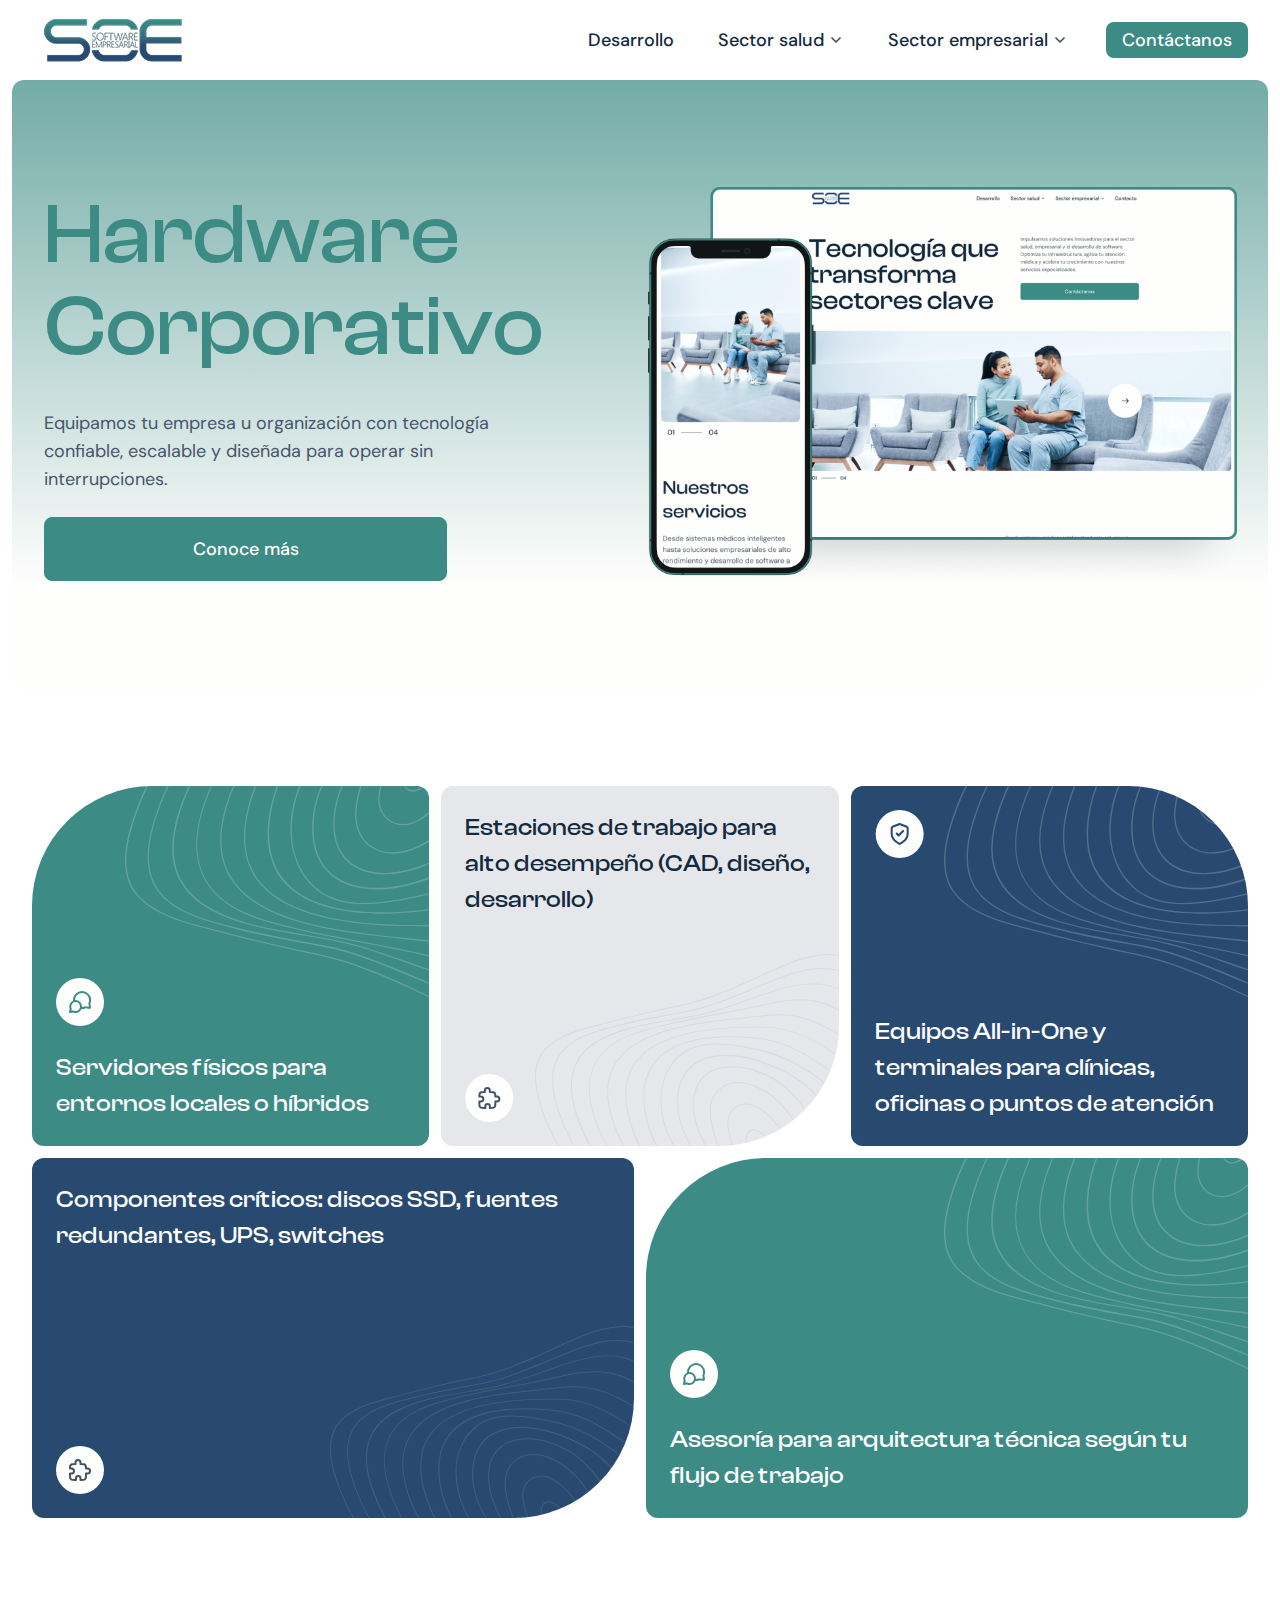
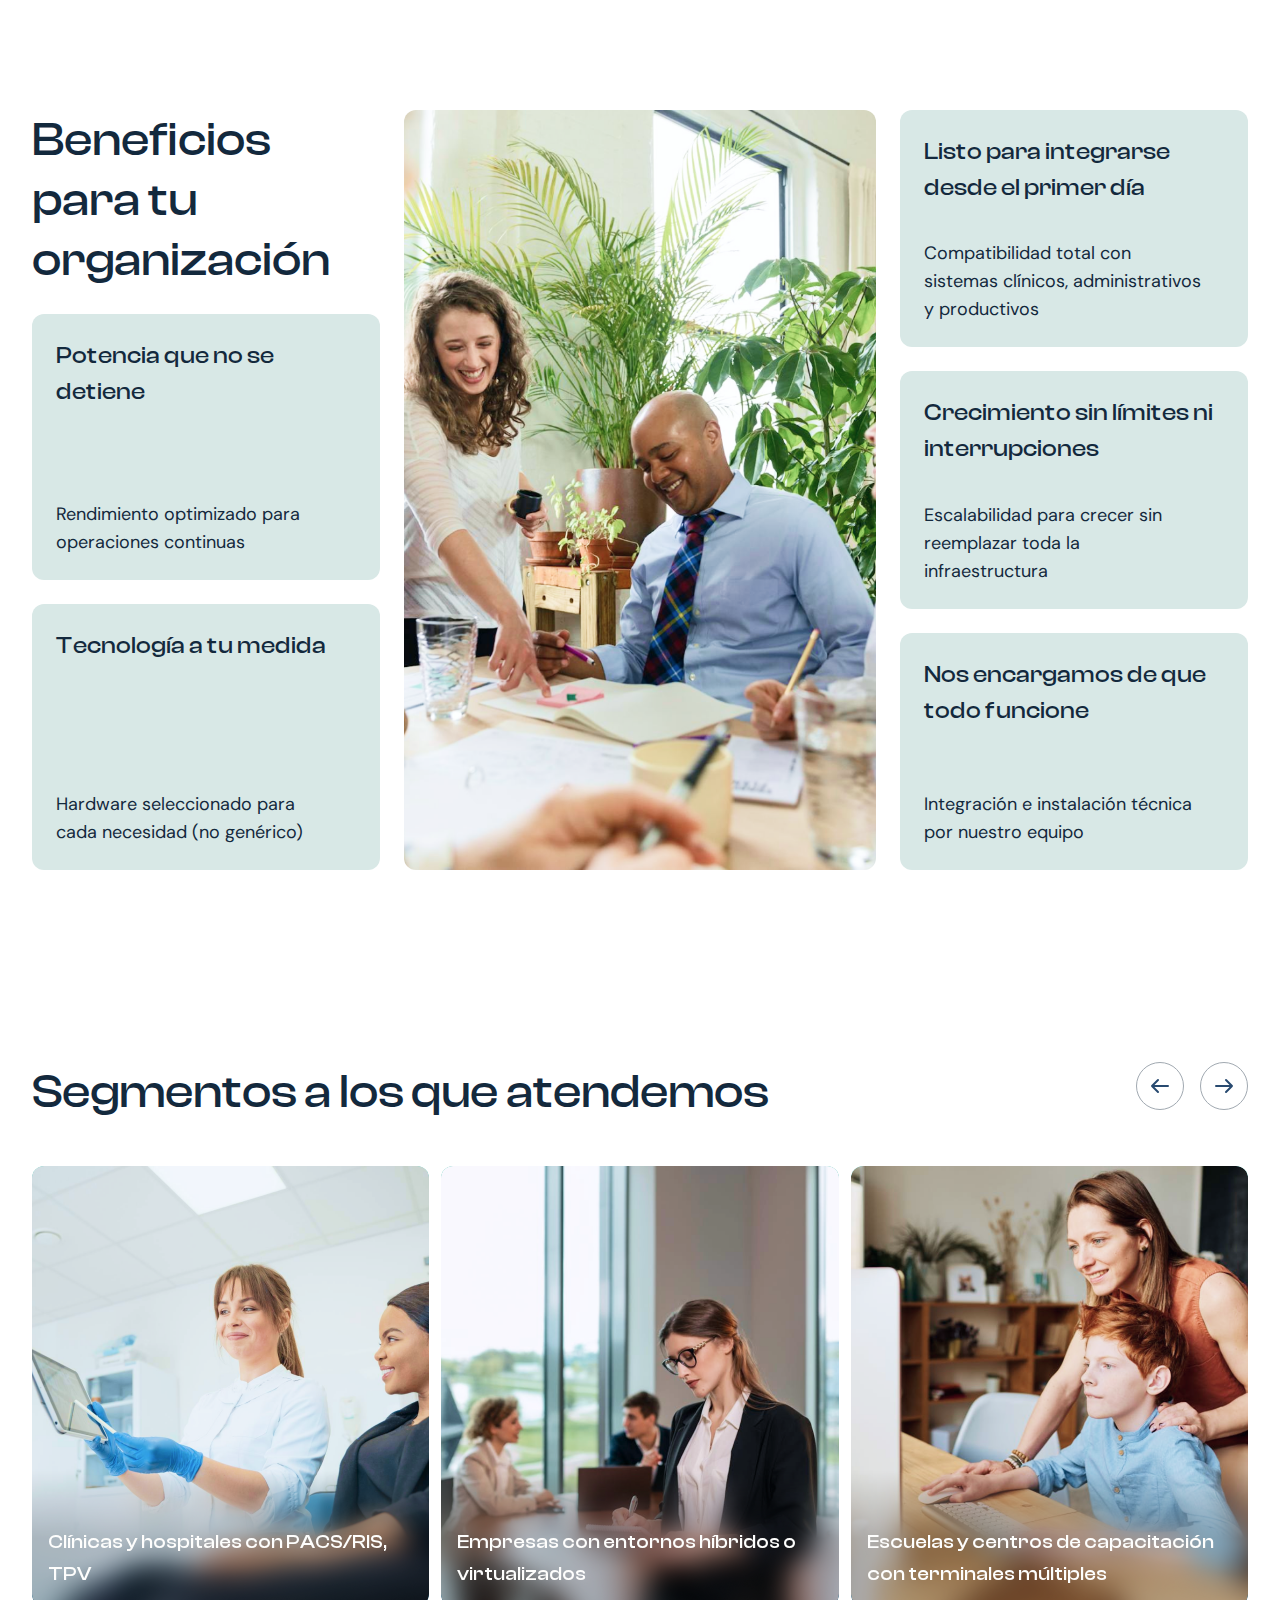
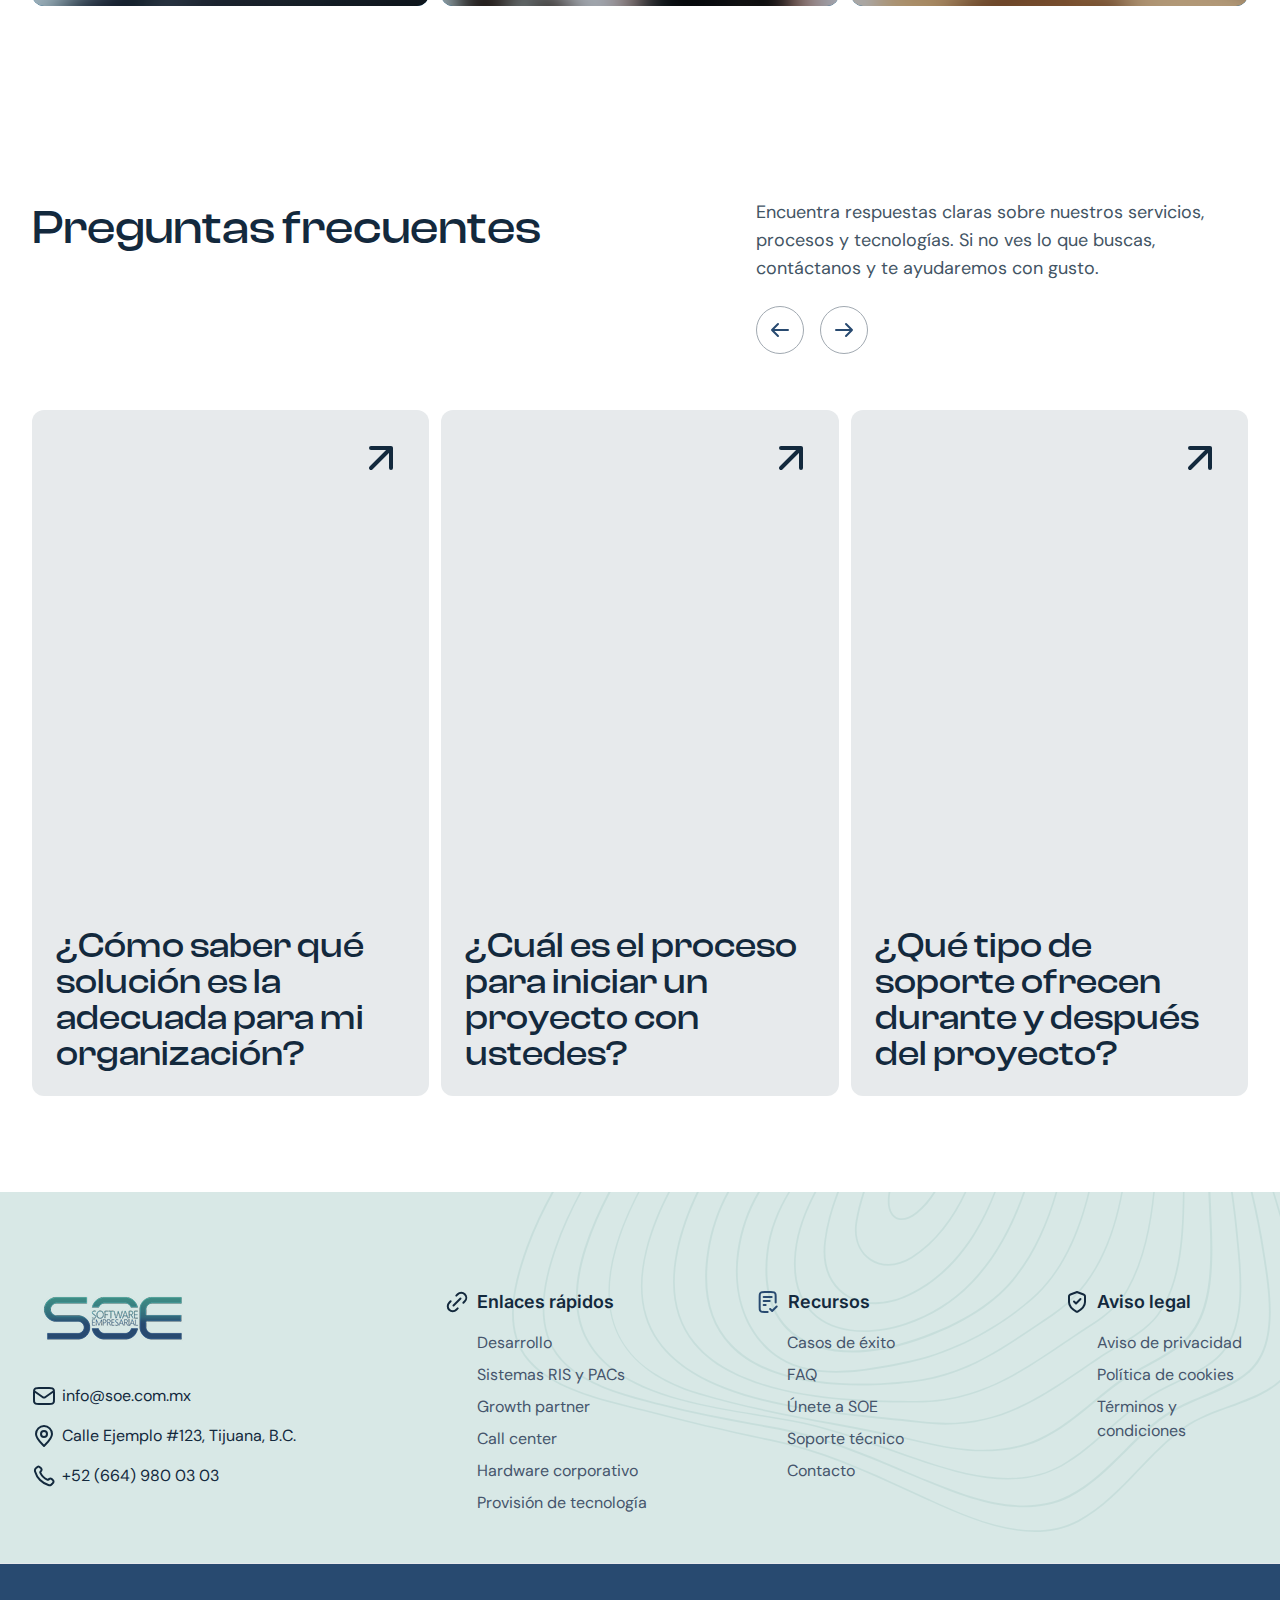
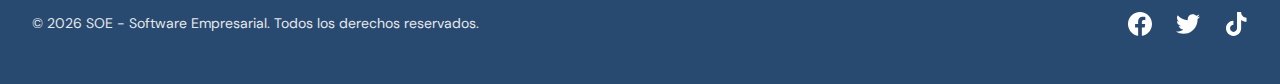
<file: src/hardware.html>
<!DOCTYPE html>
<html lang="en" data-theme="light" class="scroll-smooth">

<head>
  <meta charset="UTF-8" />
  <meta name="viewport" content="width=device-width, initial-scale=1.0" />
  <title>SOE</title>

  <!-- favicon  -->
  <link rel="apple-touch-icon" sizes="180x180" href="./images/favicon/apple-touch-icon.png" />
  <link rel="icon" type="image/png" sizes="32x32" href="./images/favicon/favicon-32x32.png" />
  <link rel="icon" type="image/png" sizes="16x16" href="./images/favicon/favicon-16x16.png" />
  <link rel="manifest" href="./images/favicon/site.webmanifest" />

  <!-- google font  -->
  <link rel="preconnect" href="https://fonts.googleapis.com" />
  <link rel="preconnect" href="https://fonts.gstatic.com" crossorigin />
  <link
    href="https://fonts.googleapis.com/css2?family=DM+Sans:ital,opsz,wght@0,9..40,100..1000;1,9..40,100..1000&family=Inter:ital,opsz,wght@0,14..32,100..900;1,14..32,100..900&display=swap"
    rel="stylesheet" />
  <!-- swiper css -->
  <link rel="stylesheet" href="./css/swiper-bundle.min.css" />
  <!-- custom font start  -->
  <link rel="stylesheet" href="./fonts/web-clash-display/css/clash-display.css" />
  <link rel="stylesheet" href="./css/style.min.css" />
</head>

<body>
  <!-- Preloader -->
  <div id="preloader" class="fixed inset-0 bg-white z-50 flex items-center justify-center">
    <img src="./images/soe-logo.png" alt="soe-logo" />
    <div
      class="w-16 h-16 border-4 border-gray-300 rounded-full spinner border-t-blue-500 absolute left-0 right-0 m-auto">
    </div>
  </div>

  <!-- Header -->
  <header class="bg-white py-2.5 sticky top-0 z-30 lg:shadow-none shadow-xl">
    <!-- desktop nav -->
    <div class="container flex flex-row justify-between gap-5 lg:gap-8 items-center">
      <a href="index.html"><img src="./images/soe-logo.png" alt="soe" class="xl:w-auto w-[116px]" /></a>

      <div class="md:hidden">
        <button
          class="justify-center text-text-body-primary text-xs font-medium font-Inter leading-none text-center flex flex-col gap-1"
          data-mobile-menu-toggle="">
          <img src="./images/menu.svg" alt="menu" />
        </button>
      </div>
      <!-- Desktop Nav -->
      <nav class="hidden md:flex space-x-4 items-center">
        <ul class="flex flex-row gap-5 lg:gap-8 items-center">
          <li>
            <a href="./development.html"
              class="text-slate-800 text-base lg:text-lg font-medium leading-7 transition-all px-1.5 py-1 hover:text-slate-500 active:text-slate-500 focus:text-slate-500">Desarrollo</a>
          </li>
          <li class="relative dropdown transition-all">
            <button
              class="dropdown-toggle flex justify-center items-center transition-all cursor-pointer text-slate-800 text-base lg:text-lg font-medium leading-7 px-1.5 py-1 gap-1 hover:text-slate-500"
              data-dropdown>
              Sector salud
              <svg xmlns="http://www.w3.org/2000/svg" width="16" height="16" viewBox="0 0 16 16" fill="none"
                class="transition-all">
                <path d="M4 6L8 10L12 6" stroke="#425464" stroke-width="1.75" stroke-linecap="round"
                  stroke-linejoin="round" />
              </svg>
            </button>
            <div
              class="dropdown-menu dropdown-content transition-all right-0 w-[250px] p-3 bg-white rounded-xl shadow-custom absolute">
              <ul class="flex flex-col">
                <li>
                  <a href="./systems.html"
                    class="flex flex-row gap-3 p-3 hover:bg-zinc-200 active:bg-zinc-200 focus:bg-zinc-200 rounded-lg transition-all duration-300 text-slate-800 text-base lg:text-lg font-medium leading-7">
                    Sistemas RIS y PACs
                  </a>
                </li>

                <li>
                  <a href="./partner.html"
                    class="flex flex-row gap-3 p-3 hover:bg-zinc-200 active:bg-zinc-200 focus:bg-zinc-200 rounded-lg transition-all duration-300 text-slate-800 text-base lg:text-lg font-medium leading-7">
                    Growth partner
                  </a>
                </li>
                <li>
                  <a href="./call-center.html"
                    class="flex flex-row gap-3 p-3 hover:bg-zinc-200 active:bg-zinc-200 focus:bg-zinc-200 rounded-lg transition-all duration-300 text-slate-800 text-base lg:text-lg font-medium leading-7">
                    Call center
                  </a>
                </li>
              </ul>
            </div>
          </li>
          <li class="relative dropdown transition-all">
            <button
              class="dropdown-toggle flex justify-center items-center transition-all cursor-pointer text-slate-800 text-base lg:text-lg font-medium leading-7 px-1.5 py-1 gap-1 hover:text-slate-500"
              data-dropdown>
              Sector empresarial
              <svg xmlns="http://www.w3.org/2000/svg" width="16" height="16" viewBox="0 0 16 16" fill="none"
                class="transition-all">
                <path d="M4 6L8 10L12 6" stroke="#425464" stroke-width="1.75" stroke-linecap="round"
                  stroke-linejoin="round" />
              </svg>
            </button>
            <div
              class="dropdown-menu dropdown-content transition-all right-0 w-[250px] p-3 bg-white rounded-xl shadow-custom absolute">
              <ul class="flex flex-col">
                <li>
                  <a href="./hardware.html"
                    class="flex flex-row gap-3 p-3 hover:bg-zinc-200 active:bg-zinc-200 focus:bg-zinc-200 rounded-lg transition-all duration-300 text-slate-800 text-base lg:text-lg font-medium leading-7">
                    Hardware corporativo
                  </a>
                </li>

                <li>
                  <a href="./soluciones.html"
                    class="flex flex-row gap-3 p-3 hover:bg-zinc-200 active:bg-zinc-200 focus:bg-zinc-200 rounded-lg transition-all duration-300 text-slate-800 text-base lg:text-lg font-medium leading-7">
                    Provisión de tecnología 
                  </a>
                </li>
              </ul>
            </div>
          </li>
          <li class="relative dropdown group transition-all">
            <button
              class="dropdown-toggle flex justify-center items-center transition-all cursor-pointer text-white text-base lg:text-lg font-medium leading-7 px-2 lg:px-4 py-1 gap-1 bg-slate-500 rounded-lg linkify"
              data-href="./contactanos.html" data-dropdown>
              Contáctanos
            </button>
            <div
              class="dropdown-menu dropdown-content absolute group-hover:!block transition-all right-0 w-[350px] p-3 bg-white rounded-xl shadow-custom">
              <ul class="flex flex-col">
                <li>
                  <a href="mailto:+52 664 980 03 03"
                    class="flex flex-row gap-3 p-3 hover:bg-zinc-200 active:bg-zinc-200 focus:bg-zinc-200 rounded-lg transition-all duration-300">
                    <span class="">
                      <img src="./images/call.svg" alt="call" />
                    </span>
                    <span class="flex flex-col">
                      <span class="text-slate-800 text-base lg:text-lg font-medium leading-7">Atención telefónica</span>
                      <span class="text-slate-600 text-base lg:text-lg font-normal leading-7">+52 (664) 980 03 03</span>
                    </span>
                  </a>
                </li>

                <li>
                  <a href="https://wa.link/tjyxcl"
                    class="flex flex-row gap-3 p-3 hover:bg-zinc-200 active:bg-zinc-200 focus:bg-zinc-200 rounded-lg transition-all duration-300">
                    <span class="">
                      <img src="./images/whatsapp-dropdown.svg" alt="whatsapp" />
                    </span>
                    <span class="flex flex-col">
                      <span class="text-slate-800 text-base lg:text-lg font-medium leading-7">WhatsApp</span>
                      <span class="text-slate-600 text-base lg:text-lg font-normal leading-7">+52 (664) 980 03 03</span>
                    </span>
                  </a>
                </li>
                <li>
                  <a href="mailto:info@soe.com.mx"
                    class="flex flex-row gap-3 p-3 hover:bg-zinc-200 active:bg-zinc-200 focus:bg-zinc-200 rounded-lg transition-all duration-300">
                    <span class="">
                      <img src="./images/mail-dropdown.svg" alt="mail" />
                    </span>
                    <span class="flex flex-col">
                      <span class="text-slate-800 text-base lg:text-lg font-medium leading-7">Enviar mensaje</span>
                      <span class="text-slate-600 text-base lg:text-lg font-normal leading-7">info@soe.com.mx</span>
                    </span>
                  </a>
                </li>
                <li>
                  <a href=""
                    class="flex flex-row gap-3 p-3 hover:bg-zinc-200 active:bg-zinc-200 focus:bg-zinc-200 rounded-lg transition-all duration-300">
                    <span class="">
                      <img src="./images/location-dropdown.svg" alt="location" />
                    </span>
                    <span class="flex flex-col">
                      <span class="text-slate-800 text-base lg:text-lg font-medium leading-7">Dirección</span>
                      <span class="text-slate-600 text-base lg:text-lg font-normal leading-7">Calle Ejemplo #123,
                        Tijuana, B.C.</span>
                    </span>
                  </a>
                </li>
              </ul>
            </div>
          </li>
        </ul>
      </nav>
    </div>

    <!-- Mobile Offcanvas -->
    <div class="offcanvas fixed inset-0 bg-white bg-opacity-50 h-screen overflow-y-auto z-50 md:hidden" id="mobileMenu">
      <div class="bg-white w-full max-w-full h-full py-4 relative">
        <div class="flex flex-row items-center justify-between px-4">
          <a href="">
            <img src="./images/soe-logo.png" alt="logo" class="w-[120px]" />
          </a>
          <button class="cursor-pointer" data-close-mobile>
            <img src="./images/close.svg" alt="close" />
          </button>
        </div>
        <div class="mt-5 px-4">
          <nav class="flex space-x-4 items-center">
            <ul class="flex flex-col gap-5">
              <li class="flex flex-col justify-start text-start">
                <a href="./development.html"
                  class="text-slate-800 text-base lg:text-lg font-medium leading-7 transition-all px-1.5 py-1 hover:text-slate-500 active:text-slate-500 focus:text-slate-500">Desarrollo</a>
              </li>

              <li class="relative dropdown transition-all flex flex-col justify-start">
                <button
                  class="dropdown-toggle flex justify-start items-center transition-all cursor-pointer text-slate-800 text-base lg:text-lg font-medium leading-7 px-1.5 py-1 gap-1 hover:text-slate-500 active:text-slate-500 focus:text-slate-500"
                  data-dropdown>
                  Sector salud
                  <svg xmlns="http://www.w3.org/2000/svg" width="16" height="16" viewBox="0 0 16 16" fill="none"
                    class="transition-all">
                    <path d="M4 6L8 10L12 6" stroke="#425464" stroke-width="1.75" stroke-linecap="round"
                      stroke-linejoin="round" />
                  </svg>
                </button>
                <div class="dropdown-menu dropdown-content transition-all w-full p-3 rounded-xl">
                  <ul class="flex flex-col">
                    <li>
                      <a href="./systems.html"
                        class="flex flex-row gap-3 p-3 hover:bg-zinc-200 active:bg-zinc-200 focus:bg-zinc-200 rounded-lg transition-all duration-300 text-slate-800 text-base lg:text-lg font-medium leading-7">
                        Sistemas RIS y PACs
                      </a>
                    </li>

                    <li>
                      <a href="./partner.html"
                        class="flex flex-row gap-3 p-3 hover:bg-zinc-200 active:bg-zinc-200 focus:bg-zinc-200 rounded-lg transition-all duration-300 text-slate-800 text-base lg:text-lg font-medium leading-7">
                        Growth partner
                      </a>
                    </li>
                    <li>
                      <a href="./call-center.html"
                        class="flex flex-row gap-3 p-3 hover:bg-zinc-200 active:bg-zinc-200 focus:bg-zinc-200 rounded-lg transition-all duration-300 text-slate-800 text-base lg:text-lg font-medium leading-7">
                        Call center
                      </a>
                    </li>
                  </ul>
                </div>
              </li>
              <li class="relative dropdown transition-all flex flex-col justify-start">
                <button
                  class="dropdown-toggle flex justify-start items-center transition-all cursor-pointer text-slate-800 text-base lg:text-lg font-medium leading-7 px-1.5 py-1 gap-1 hover:text-slate-500 active:text-slate-500 focus:text-slate-500"
                  data-dropdown>
                  Sector empresarial
                  <svg xmlns="http://www.w3.org/2000/svg" width="16" height="16" viewBox="0 0 16 16" fill="none"
                    class="transition-all">
                    <path d="M4 6L8 10L12 6" stroke="#425464" stroke-width="1.75" stroke-linecap="round"
                      stroke-linejoin="round" />
                  </svg>
                </button>
                <div class="dropdown-menu dropdown-content transition-all w-full p-3 bg-white rounded-xl">
                  <ul class="flex flex-col">
                    <li>
                      <a href="./hardware.html"
                        class="flex flex-row gap-3 p-3 hover:bg-zinc-200 active:bg-zinc-200 focus:bg-zinc-200 rounded-lg transition-all duration-300 text-slate-800 text-base lg:text-lg font-medium leading-7">
                        Hardware corporativo
                      </a>
                    </li>

                    <li>
                      <a href="./soluciones.html"
                        class="flex flex-row gap-3 p-3 hover:bg-zinc-200 active:bg-zinc-200 focus:bg-zinc-200 rounded-lg transition-all duration-300 text-slate-800 text-base lg:text-lg font-medium leading-7">
                        Provisión de tecnología 
                      </a>
                    </li>
                  </ul>
                </div>
              </li>
            </ul>
          </nav>
        </div>
        <div class="pt-6">
          <div class="border-b border-[#E7EAEC]"></div>
          <div class="px-4 py-6 flex flex-row justify-around">
            <ul class="space-y-3">
              <li class="flex flex-row gap-1 items-center">
                <img src="./images/list-menu.svg" alt="recursos" />
                <h4 class="text-basic-black text-base font-DMSans font-medium">
                  Recursos
                </h4>
              </li>
              <li>
                <a href="#" class="text-basic-black text-sm font-DMSans font-normal">Casos de éxito</a>
              </li>
              <li>
                <a href="#" class="text-basic-black text-sm font-DMSans font-normal">FAQ</a>
              </li>
              <li>
                <a href="#" class="text-basic-black text-sm font-DMSans font-normal">Únete a SOE</a>
              </li>
            </ul>
            <ul class="space-y-3">
              <li class="flex flex-row gap-1 items-center">
                <img src="./images/shield-menu.svg" alt="recursos" />
                <h4 class="text-basic-black text-base font-DMSans font-medium">
                  Aviso legal
                </h4>
              </li>
              <li>
                <a href="#" class="text-basic-black text-sm font-DMSans font-normal">Aviso de privacidad</a>
              </li>
              <li>
                <a href="#" class="text-basic-black text-sm font-DMSans font-normal">FAQ</a>
              </li>
              <li>
                <a href="#" class="text-basic-black text-sm font-DMSans font-normal">Términos y condiciones</a>
              </li>
            </ul>
          </div>
          <div class="px-4">
            <a href="./contactanos.html"
              class="flex justify-center items-center transition-all cursor-pointer text-white text-base lg:text-lg font-medium leading-7 px-2 lg:px-4 py-[10px] gap-1 bg-slate-500 rounded-lg">
              Contáctanos
            </a>
            <div class="pt-6">
              <ul class="flex flex-col">
                <li>
                  <a href="mailto:+52 664 980 03 03"
                    class="flex flex-row gap-3 p-3 hover:bg-zinc-200 active:bg-zinc-200 focus:bg-zinc-200 rounded-lg transition-all duration-300">
                    <span class="mt-1">
                      <img src="./images/call.svg" alt="call" />
                    </span>
                    <span class="flex flex-col">
                      <span class="text-slate-800 text-base lg:text-lg font-medium leading-7">Atención telefónica</span>
                      <span class="text-slate-600 text-base lg:text-lg font-normal leading-7">+52 (664) 980 03 03</span>
                    </span>
                  </a>
                </li>

                <li>
                  <a href="https://wa.link/tjyxcl"
                    class="flex flex-row gap-3 p-3 hover:bg-zinc-200 active:bg-zinc-200 focus:bg-zinc-200 rounded-lg transition-all duration-300">
                    <span class="mt-1">
                      <img src="./images/whatsapp-dropdown.svg" alt="whatsapp" />
                    </span>
                    <span class="flex flex-col">
                      <span class="text-slate-800 text-base lg:text-lg font-medium leading-7">WhatsApp</span>
                      <span class="text-slate-600 text-base lg:text-lg font-normal leading-7">+52 (664) 980 03 03</span>
                    </span>
                  </a>
                </li>
                <li>
                  <a href="mailto:info@soe.com.mx"
                    class="flex flex-row gap-3 p-3 hover:bg-zinc-200 active:bg-zinc-200 focus:bg-zinc-200 rounded-lg transition-all duration-300">
                    <span class="mt-1">
                      <img src="./images/mail-dropdown.svg" alt="mail" />
                    </span>
                    <span class="flex flex-col">
                      <span class="text-slate-800 text-base lg:text-lg font-medium leading-7">Enviar mensaje</span>
                      <span class="text-slate-600 text-base lg:text-lg font-normal leading-7">info@soe.com.mx</span>
                    </span>
                  </a>
                </li>
                <li>
                  <a href=""
                    class="flex flex-row gap-3 p-3 hover:bg-zinc-200 active:bg-zinc-200 focus:bg-zinc-200 rounded-lg transition-all duration-300">
                    <span class="mt-1">
                      <img src="./images/location-dropdown.svg" alt="location" />
                    </span>
                    <span class="flex flex-col">
                      <span class="text-slate-800 text-base lg:text-lg font-medium leading-7">Dirección</span>
                      <span class="text-slate-600 text-base lg:text-lg font-normal leading-7">Calle Ejemplo #123,
                        Tijuana, B.C.</span>
                    </span>
                  </a>
                </li>
              </ul>
            </div>
          </div>
        </div>
      </div>
    </div>
  </header>

  <main>
    <!-- tectnologia start -->
    <section class="tecnologia px-3">
      <div class="py-12 md:py-15 lg:py-24 tecnologia-bg rounded-xl">
        <!-- desktop -->
        <div class="relative w-full hidden lg:block">
          <!-- Slider wrapper with only left container spacing -->
          <div class="overflow-x-auto container">
            <div class="flex flex-row justify-between items-center gap-6 xl:gap-10">
              <div class="flex flex-col items-center lg:items-start gap-9 lg:col-span-4 xl:w-[550px] lg:w-[470px]">
                <h1
                  class="text-slate-500 text-[46px] md:text-7xl xl:text-[84px] font-medium font-ClashDisplay leading-[54px] md:leading-[84px] xl:leading-[92px] lg:w-[665px] max-w-full text-center lg:text-left">
                  Hardware Corporativo
                </h1>
                <div class="flex flex-col gap-6 lg:w-[480px] max-w-full">
                  <p
                    class="text-slate-600 text-lg font-normal leading-7 text-center lg:text-start lg:max-w-full max-w-[480px] lg:mx-0 mx-auto">
                    Equipamos tu empresa u organización con tecnología
                    confiable, escalable y diseñada para operar sin
                    interrupciones.
                  </p>

                  <a href="#"
                    class="w-full max-w-[403px] min-h-16 max-h-16 p-4 bg-slate-500 border border-slate-500 hover:bg-transparent hover:text-slate-500 active:text-slate-500 focus:text-slate-500 rounded-lg inline-flex flex-col justify-center items-center gap-3.5 text-center text-white text-lg font-medium leading-7 self-center lg:self-start focus:bg-white focus:shadow transition-colors duration-300">
                    Conoce más
                  </a>
                </div>
              </div>
              <div class="lg:col-span-8 text-right">
                <img src="./images/hardware-banner.png" alt="systems-banners"
                  class="lg:ml-auto lg:-mr-3.5  max-w-full" />
              </div>
            </div>
          </div>
        </div>
        <!-- tab mobile -->
        <div class="lg:hidden w-full space-y-[50px]">
          <div class="container">
            <div class="flex flex-col items-center gap-9 md:mx-0 -mx-4">
              <h2
                class="text-slate-500 text-[46px] md:text-7xl xl:text-[84px] font-medium font-ClashDisplay leading-[54px] md:leading-[84px] xl:leading-[92px] lg:w-[665px] max-w-full text-center">
                Hardware Corporativo
              </h2>
              <div class="flex flex-col gap-6 w-full">
                <p
                  class="text-slate-600 text-base md:text-lg font-normal leading-6 md:leading-7 text-center lg:max-w-full max-w-[480px] lg:mx-0 mx-auto">
                  Equipamos tu empresa u organización con tecnología
                  confiable, escalable y diseñada para operar sin
                  interrupciones.
                </p>

                <a href="#"
                  class="w-full max-w-[403px] min-h-16 max-h-16 p-4 bg-slate-500 border border-slate-500 hover:bg-transparent hover:text-slate-500 active:text-slate-500 focus:text-slate-500 rounded-lg inline-flex flex-col justify-center items-center gap-3.5 text-center text-white text-base md:text-lg font-medium md:leading-7 self-center focus:bg-white focus:shadow transition-colors duration-300">
                  Conoce más
                </a>
              </div>
            </div>
          </div>
          <div class="relative w-full">
            <!-- Slider wrapper with only left container spacing -->
            <div class="overflow-x-hidden -mr-4 lg:m-0 sm:pl-8 lg:pl-16 2xl:pl-[calc((100vw-1216px)/2)]">
              <div class="">
                <img src="./images/hardware-banner-two.png" alt="systems-banners" class="w-full sm:block hidden" />
                <img src="./images/hardware-bannner-mobile.png" alt="systems-banners" class="w-full sm:hidden" />
              </div>
            </div>
          </div>
        </div>
      </div>
    </section>
    <!-- tecnologia end -->
    <section class="py-12 md:py-15 lg:py-24">
      <div class="container grid lg:grid-cols-3 md:grid-cols-2 grid-cols-1 gap-3">
        <!-- single item start  -->
        <div
          class="flex flex-col justify-end p-6 rounded-tl-[120px] rounded-tr-xl rounded-bl-xl rounded-br-xl bg-slate-500 min-h-[250px] md:min-h-[360px] gap-6 bg-[url('../images/shape-1.svg')] bg-top-right bg-no-repeat lg:col-span-1 md:col-span-1 col-span-1">
          <div class="">
            <img src="./images/atencion.svg" alt="atencion" />
          </div>
          <div class="flex flex-col gap-1.5">
            <h4
              class="text-white text-xl md:text-[22px] lg:text-2xl font-medium font-ClashDisplay leading-5 md:leading-7.5 lg:leading-9">
              Servidores físicos para entornos locales o híbridos
            </h4>
          </div>
        </div>
        <!-- single item end -->

        <!-- single item start  -->
        <div
          class="flex flex-col justify-between p-6 rounded-tl-xl rounded-tr-xl rounded-bl-xl rounded-br-[120px] bg-gray-200 min-h-[250px] md:min-h-[360px] gap-6 bg-[url('../images/shape-2.svg')] bg-bottom-right bg-no-repeat lg:col-span-1 md:col-span-1 col-span-1">
          <div class="order-2">
            <img src="./images/desarrollo.svg" alt="desarrollo" />
          </div>
          <div class="flex flex-col gap-1.5 order-1">
            <h4
              class="text-slate-800 text-xl md:text-[22px] lg:text-2xl font-medium font-ClashDisplay leading-5 md:leading-7.5 lg:leading-9">
              Estaciones de trabajo para alto desempeño (CAD, diseño,
              desarrollo)
            </h4>
          </div>
        </div>
        <!-- single item end -->
        <!-- single item start  -->
        <div
          class="flex flex-col justify-between p-6 rounded-tl-xl rounded-tr-[120px] rounded-bl-xl rounded-br-xl bg-accent-primary min-h-[250px] sm:min-h-[260px] lg:min-h-[360px] gap-6 bg-[url('../images/shape-1.svg')] bg-top-right bg-no-repeat lg:col-span-1 md:col-span-2 col-span-1">
          <div class="">
            <img src="./images/seguridad.svg" alt="atencion" />
          </div>
          <div class="flex flex-col gap-1.5">
            <h4
              class="text-white text-xl md:text-[22px] lg:text-2xl font-medium font-ClashDisplay leading-5 md:leading-7.5 lg:leading-9">
              Equipos All-in-One y terminales para clínicas, oficinas o puntos
              de atención
            </h4>
          </div>
        </div>
        <!-- single item end -->
        <!-- new grid -->
        <div class="lg:col-span-3 md:col-span-2 col-span-1 flex flex-col md:flex-row justify-between gap-3">
          <!-- single item start  -->
          <div
            class="flex flex-col justify-between p-6 rounded-tl-xl rounded-tr-xl rounded-bl-xl rounded-br-[120px] bg-accent-primary min-h-[250px] md:min-h-[360px] gap-6 bg-[url('../images/shape-2.svg')] bg-bottom-right bg-no-repeat w-full md:w-1/2 order-2 md:order-1">
            <div class="flex flex-col gap-1.5">
              <h4
                class="text-white text-xl md:text-[22px] lg:text-2xl font-medium font-ClashDisplay leading-5 md:leading-7.5 lg:leading-9">
                Componentes críticos: discos SSD, fuentes redundantes, UPS,
                switches
              </h4>
            </div>
            <div class="">
              <img src="./images/puzzle-blue.svg" alt="atencion" />
            </div>
          </div>
          <!-- single item end -->
          <!-- single item start  -->
          <div
            class="flex flex-col justify-end p-6 rounded-tl-[120px] rounded-tr-xl rounded-bl-xl rounded-br-xl bg-slate-500 min-h-[250px] md:min-h-[360px] gap-6 bg-[url('../images/shape-1.svg')] bg-top-right bg-no-repeat w-full md:w-1/2 order-1 md:order-2">
            <div class="">
              <img src="./images/atencion.svg" alt="atencion" />
            </div>
            <div class="flex flex-col gap-1.5">
              <h4
                class="text-white text-xl md:text-[22px] lg:text-2xl font-medium font-ClashDisplay leading-5 md:leading-7.5 lg:leading-9">
                Asesoría para arquitectura técnica según tu flujo de trabajo
              </h4>
            </div>
          </div>
          <!-- single item end -->
        </div>
      </div>
    </section>
    <!-- ¿Por qué un software a la medida?  -->
    <section class="software py-12 md:py-15 lg:py-24">
      <div class="container">
        <div class="grid grid-cols-1 md:grid-cols-8 lg:grid-cols-10 gap-6">
          <!-- 1 -->

          <div class="col-span-1 md:col-span-8 lg:col-span-3 flex flex-col lg:flex-col gap-4 md:gap-6">
            <!-- single item start  -->
            <div class="w-full gap-6">
              <h2
                class="text-slate-800 text-[34px] md:text-4xl xl:text-5xl font-medium font-ClashDisplay leading-[46px] xl:leading-[60px] text-center lg:text-start">
                Beneficios para tu organización
              </h2>
            </div>
            <!-- single item start  -->
            <div class="grid grid-cols-1 md:grid-cols-2 lg:grid-cols-1 gap-6 w-full h-full">
              <!-- single item end  -->
              <div
                class="w-full min-h-[200px] lg:min-h-[220px] p-6 bg-accent-tertiary rounded-xl flex flex-col justify-between items-start lg:h-full gap-6">
                <h4
                  class="text-basic-black font-ClashDisplay font-medium text-xl leading-6 md:text-[22px] md:leading-[30px] xl:text-2xl xl:leading-9">
                  Potencia que no se detiene
                </h4>
                <p
                  class="self-stretch justify-start text-slate-800 text-base md:text-lg font-normal leading-6 md:leading-7 max-w-[280px]">
                  Rendimiento optimizado para operaciones continuas
                </p>
              </div>
              <!-- single item start  -->
              <!-- single item end  -->
              <div
                class="w-full min-h-[200px] lg:min-h-[220px] p-6 bg-accent-tertiary rounded-xl flex flex-col justify-between items-start lg:h-full gap-6">
                <h4
                  class="text-basic-black font-ClashDisplay font-medium text-xl leading-6 md:text-[22px] md:leading-[30px] xl:text-2xl xl:leading-9">
                  Tecnología a tu medida
                </h4>
                <p
                  class="self-stretch justify-start text-slate-800 text-base md:text-lg font-normal leading-6 md:leading-7 max-w-[280px]">
                  Hardware seleccionado para cada necesidad (no genérico)
                </p>
              </div>
              <!-- single item start  -->
            </div>
          </div>

          <!-- 2 -->
          <div class="col-span-1 md:col-span-8 lg:col-span-4 relative rounded-xl w-full h-full">
            <img src="./images/hardware-middle.png" alt="hardware"
              class="w-full max-h-[245px] md:max-h-[400px] lg:min-h-[760px] object-cover rounded-xl hidden md:block" />
            <img src="./images/hardware-middle-phone.png" alt="hardware" class="w-full rounded-xl block md:hidden" />
          </div>
          <!-- 3 -->
          <div class="col-span-1 md:col-span-8 lg:col-span-3 flex flex-col md:flex-row lg:flex-col gap-6">
            <!-- single item start  -->
            <div
              class="w-full md:w-1/3 min-h-[200px] md:min-h-[171px] lg:min-h-auto lg:w-full p-6 bg-accent-tertiary rounded-xl flex flex-col justify-between items-start sm:h-full gap-6">
              <h4
                class="text-basic-black font-ClashDisplay font-medium text-xl leading-6 md:text-[22px] md:leading-[30px] xl:text-2xl xl:leading-9">
                Listo para integrarse desde el primer día
              </h4>
              <p
                class="self-stretch justify-start text-slate-800 text-base md:text-lg font-normal leading-6 md:leading-7 max-w-[280px]">
                Compatibilidad total con sistemas clínicos, administrativos y
                productivos
              </p>
            </div>
            <!-- single item start  -->
            <!-- single item end  -->
            <div
              class="w-full md:w-1/3 min-h-[200px] md:min-h-[171px] lg:min-h-auto lg:w-full p-6 bg-accent-tertiary rounded-xl flex flex-col justify-between items-start sm:h-full gap-6">
              <h4
                class="text-basic-black font-ClashDisplay font-medium text-xl leading-6 md:text-[22px] md:leading-[30px] xl:text-2xl xl:leading-9">
                Crecimiento sin límites ni interrupciones
              </h4>
              <p
                class="self-stretch justify-start text-slate-800 text-base md:text-lg font-normal leading-6 md:leading-7 max-w-[280px]">
                Escalabilidad para crecer sin reemplazar toda la
                infraestructura
              </p>
            </div>
            <!-- single item start  -->
            <!-- single item end  -->
            <div
              class="w-full md:w-1/3 min-h-[200px] md:min-h-[171px] lg:min-h-auto lg:w-full p-6 bg-accent-tertiary rounded-xl flex flex-col justify-between items-start sm:h-full gap-6">
              <h4
                class="text-basic-black font-ClashDisplay font-medium text-xl leading-6 md:text-[22px] md:leading-[30px] xl:text-2xl xl:leading-9">
                Nos encargamos de que todo funcione
              </h4>
              <p
                class="self-stretch justify-start text-slate-800 text-base md:text-lg font-normal leading-6 md:leading-7 max-w-[280px]">
                Integración e instalación técnica por nuestro equipo
              </p>
            </div>
            <!-- single item start  -->
          </div>
        </div>
      </div>
    </section>
    <!-- ¿Por qué un software a la medida? end -->
    <!-- services start  -->

    <section class="services py-12 md:py-15 lg:py-24">
      <!-- Optional container just for heading/alignment (not wrapping the slider) -->
      <div class="container flex flex-col md:flex-row items-start justify-between mb-8 gap-6">
        <div class="flex flex-col lg:flex-row justify-between items-start lg:items-start gap-6 w-full">
          <h2
            class="text-basic-black text-[34px] md:text-4xl xl:text-5xl font-medium font-ClashDisplay leading-[46px] md:leading-[48px] xl:leading-[60px]">
            Segmentos a los que atendemos
          </h2>

          <!-- doc -->
          <div class="flex flex-col items-start gap-6">
            <!-- 👇 Custom Pagination Dots -->
            <div class="flex md:hidden lg:flex justify-start gap-4 items-center mb-6">
              <button
                class="swiper-prev cursor-pointer group w-12 h-12 rounded-full border border-gray-medium flex items-center justify-center hover:bg-[#13547A] transition">
                <svg xmlns="http://www.w3.org/2000/svg" viewBox="0 0 24 24" fill="none"
                  class="w-6 h-6 stroke-[#284A70] group-hover:stroke-basic-white transition">
                  <path d="M20 12H4M4 12L10 18M4 12L10 6" stroke-width="2" stroke-linecap="round"
                    stroke-linejoin="round" />
                </svg>
              </button>

              <button
                class="swiper-next cursor-pointer group w-12 h-12 rounded-full border border-gray-medium flex items-center justify-center hover:bg-accent-primary transition">
                <svg xmlns="http://www.w3.org/2000/svg" viewBox="0 0 24 24" fill="none"
                  class="w-6 h-6 stroke-[#284A70] group-hover:stroke-basic-white transition">
                  <path d="M4 12H20M20 12L14 6M20 12L14 18" stroke-width="2" stroke-linecap="round"
                    stroke-linejoin="round" />
                </svg>
              </button>
            </div>
          </div>
        </div>
        <!-- 👇 Custom Pagination Dots -->
        <div class="hidden md:flex lg:hidden justify-start gap-4 items-center">
          <button
            class="swiper-prev cursor-pointer group w-12 h-12 rounded-full border border-gray-medium flex items-center justify-center hover:bg-[#13547A] transition">
            <svg xmlns="http://www.w3.org/2000/svg" viewBox="0 0 24 24" fill="none"
              class="w-6 h-6 stroke-[#284A70] group-hover:stroke-basic-white transition">
              <path d="M20 12H4M4 12L10 18M4 12L10 6" stroke-width="2" stroke-linecap="round" stroke-linejoin="round" />
            </svg>
          </button>

          <button
            class="swiper-next cursor-pointer group w-12 h-12 rounded-full border border-gray-medium flex items-center justify-center hover:bg-accent-primary transition">
            <svg xmlns="http://www.w3.org/2000/svg" viewBox="0 0 24 24" fill="none"
              class="w-6 h-6 stroke-[#284A70] group-hover:stroke-basic-white transition">
              <path d="M4 12H20M20 12L14 6M20 12L14 18" stroke-width="2" stroke-linecap="round"
                stroke-linejoin="round" />
            </svg>
          </button>
        </div>
      </div>
      <div class="relative w-full">
        <!-- Slider wrapper with only left container spacing -->
        <div class="container xl:!pr-8 !pr-0">
          <!-- Swiper Container -->
          <div class="swiper servicesSwiperTwo h-[440px]">
            <div class="swiper-wrapper">
              <!-- Slide 1 -->
              <div
                class="swiper-slide h-full flex rounded-xl max-w-[calc(100%-80px)] md:max-w-[300px] lg:max-w-[465px] w-full shrink-0">
                <div
                  class="relative h-full w-full rounded-xl p-6 text-white bg-gradient-to-t from-[#13547A] to-[#80D0C7] overflow-hidden group/slider groupItem">
                  <div class="opacity-100 group-hover/slider:opacity-0 transition-opacity duration-400">
                    <div class="absolute inset-0 pointer-events-none z-0 rounded-xl overflow-hidden">
                      <img src="./images/los-1.png" alt="" class="w-full h-full object-cover" />
                    </div>

                    <span
                      class="text-xl md:text-[22px] lg:text-xl font-medium leading-6 md:leading-7.5 lg:leading-8 text-basic-white font-ClashDisplay absolute bottom-4 left-4 md:bottom-5.5 md:left-4 lg:bottom-4 lg:left-4">
                      Clínicas y hospitales con PACS/RIS, TPV
                    </span>
                  </div>
                  <div class="opacity-0 group-hover/slider:opacity-100 transition-opacity duration-400">
                    <h4
                      class="text-2xl md:text-[28px] xl:text-4xl font-medium leading-8 md:leading-9 xl:leading-4xl text-basic-white font-ClashDisplay">
                      Clínicas y hospitales con PACS/RIS, TPV
                    </h4>

                    <ul
                      class="absolute bottom-6 left-6 space-y-1 lg:space-y-2 font-normal text-sm md:text-base text-gray-light">
                      <li>Hardware corporativo</li>
                      <li>Componentes para servidores</li>
                      <li>Servidores</li>
                      <li>Provisión de tecnología</li>
                      <li>Componentes IT</li>
                    </ul>
                    <!-- Arrow Icon -->
                    <a href="#"
                      class="absolute bottom-6 right-6 w-12 h-12 flex items-center justify-center rounded-full text-basic-white bg-basic-white group ring-2 ring-[#13547A] hover:bg-transparent hover:ring-basic-white transition duration-300 ease-in-out">
                      <svg xmlns="http://www.w3.org/2000/svg" width="24" height="24" viewBox="0 0 24 24" fill="none"
                        class="w-6 h-6 stroke-[#13547A] group-hover:stroke-white transition">
                        <path d="M7 17L17 7M17 7H7M17 7V17" stroke-width="2" stroke-linecap="round"
                          stroke-linejoin="round" />
                      </svg>
                    </a>
                    <!-- Optional background overlay -->
                    <div class="absolute -bottom-17 -right-44 w-[90%] pointer-events-none z-0">
                      <img src="./images/Background_wave-02.png" alt="" class="w-full h-auto" />
                    </div>
                  </div>
                </div>
              </div>

              <!-- ✅ Slide 2 (Fixed height issue) -->
              <div
                class="swiper-slide h-full flex rounded-xl max-w-[calc(100%-80px)] md:max-w-[300px] lg:max-w-[465px] w-full shrink-0">
                <div
                  class="relative h-full w-full rounded-xl p-6 text-white bg-gradient-to-t from-[#13547A] to-[#80D0C7] overflow-hidden group/slider groupItem">
                  <div class="opacity-100 group-hover/slider:opacity-0 transition-opacity duration-400 item1">
                    <div class="absolute inset-0 pointer-events-none z-0 rounded-xl overflow-hidden">
                      <img src="./images/los-2.png" alt="" class="w-full h-full object-cover" />
                    </div>

                    <span
                      class="text-xl md:text-[22px] lg:text-xl font-medium leading-6 md:leading-7.5 lg:leading-8 text-basic-white font-ClashDisplay absolute bottom-4 left-4 md:bottom-5.5 md:left-4 lg:bottom-4 lg:left-4">
                      Empresas con entornos híbridos o virtualizados
                    </span>
                  </div>
                  <div class="opacity-0 group-hover/slider:opacity-100 transition-opacity duration-400 item2">
                    <h4
                      class="text-2xl md:text-[28px] xl:text-4xl font-medium leading-8 md:leading-9 xl:leading-4xl text-basic-white font-ClashDisplay">
                      Empresas con entornos híbridos o virtualizados
                    </h4>

                    <ul
                      class="absolute bottom-6 left-6 space-y-1 lg:space-y-2 font-normal text-sm md:text-base text-gray-light">
                      <li>Hardware corporativo</li>
                      <li>Componentes para servidores</li>
                      <li>Servidores</li>
                      <li>Provisión de tecnología</li>
                      <li>Componentes IT</li>
                    </ul>
                    <!-- Arrow Icon -->
                    <a href="#"
                      class="absolute bottom-6 right-6 w-12 h-12 flex items-center justify-center rounded-full text-basic-white bg-basic-white group ring-2 ring-[#13547A] hover:bg-transparent hover:ring-basic-white transition duration-300 ease-in-out">
                      <svg xmlns="http://www.w3.org/2000/svg" width="24" height="24" viewBox="0 0 24 24" fill="none"
                        class="w-6 h-6 stroke-[#13547A] group-hover:stroke-white transition">
                        <path d="M7 17L17 7M17 7H7M17 7V17" stroke-width="2" stroke-linecap="round"
                          stroke-linejoin="round" />
                      </svg>
                    </a>
                    <!-- Optional background overlay -->
                    <div class="absolute -bottom-17 -right-44 w-[90%] pointer-events-none z-0">
                      <img src="./images/Background_wave-02.png" alt="" class="w-full h-auto" />
                    </div>
                  </div>
                </div>
              </div>

              <!-- Slide 3 -->
              <div
                class="swiper-slide h-full flex rounded-xl max-w-[calc(100%-80px)] md:max-w-[300px] lg:max-w-[465px] w-full shrink-0">
                <div
                  class="relative h-full w-full rounded-xl p-6 text-white bg-gradient-to-t from-[#13547A] to-[#80D0C7] overflow-hidden group/slider groupItem">
                  <div class="opacity-100 group-hover/slider:opacity-0 transition-opacity duration-400 item1">
                    <div class="absolute inset-0 pointer-events-none z-0 rounded-xl overflow-hidden">
                      <img src="./images/los-3.png" alt="" class="w-full h-full object-cover" />
                    </div>

                    <span
                      class="text-xl md:text-[22px] lg:text-xl font-medium leading-6 md:leading-7.5 lg:leading-8 text-basic-white font-ClashDisplay absolute bottom-4 left-4 md:bottom-5.5 md:left-4 lg:bottom-4 lg:left-4">
                      Escuelas y centros de capacitación con terminales
                      múltiples
                    </span>
                  </div>
                  <div class="opacity-0 group-hover/slider:opacity-100 transition-opacity duration-400 item2">
                    <h4
                      class="text-2xl md:text-[28px] xl:text-4xl font-medium leading-8 md:leading-9 xl:leading-4xl text-basic-white font-ClashDisplay">
                      Escuelas y centros de capacitación con terminales
                      múltiples
                    </h4>

                    <ul
                      class="absolute bottom-6 left-6 space-y-1 lg:space-y-2 font-normal text-sm md:text-base text-gray-light">
                      <li>Hardware corporativo</li>
                      <li>Componentes para servidores</li>
                      <li>Servidores</li>
                      <li>Provisión de tecnología</li>
                      <li>Componentes IT</li>
                    </ul>
                    <!-- Arrow Icon -->
                    <a href="#"
                      class="absolute bottom-6 right-6 w-12 h-12 flex items-center justify-center rounded-full text-basic-white bg-basic-white group ring-2 ring-[#13547A] hover:bg-transparent hover:ring-basic-white transition duration-300 ease-in-out">
                      <svg xmlns="http://www.w3.org/2000/svg" width="24" height="24" viewBox="0 0 24 24" fill="none"
                        class="w-6 h-6 stroke-[#13547A] group-hover:stroke-white transition">
                        <path d="M7 17L17 7M17 7H7M17 7V17" stroke-width="2" stroke-linecap="round"
                          stroke-linejoin="round" />
                      </svg>
                    </a>
                    <!-- Optional background overlay -->
                    <div class="absolute -bottom-17 -right-44 w-[90%] pointer-events-none z-0">
                      <img src="./images/Background_wave-02.png" alt="" class="w-full h-auto" />
                    </div>
                  </div>
                </div>
              </div>

              <!-- Slide 4 -->
              <div
                class="swiper-slide h-full flex rounded-xl max-w-[calc(100%-80px)] md:max-w-[300px] lg:max-w-[465px] w-full shrink-0">
                <div
                  class="relative h-full w-full rounded-xl p-6 text-white bg-gradient-to-t from-[#13547A] to-[#80D0C7] overflow-hidden group/slider groupItem">
                  <div class="opacity-100 group-hover/slider:opacity-0 transition-opacity duration-400 item1">
                    <div class="absolute inset-0 pointer-events-none z-0 rounded-xl overflow-hidden">
                      <img src="./images/los-4.png" alt="" class="w-full h-full object-cover" />
                    </div>

                    <span
                      class="text-xl md:text-[22px] lg:text-xl font-medium leading-6 md:leading-7.5 lg:leading-8 text-basic-white font-ClashDisplay absolute bottom-4 left-4 md:bottom-5.5 md:left-4 lg:bottom-4 lg:left-4">
                      Oficinas que requieren puntos de trabajo seguros y
                      estables
                    </span>
                  </div>
                  <div class="opacity-0 group-hover/slider:opacity-100 transition-opacity duration-400 item2">
                    <h4
                      class="text-2xl md:text-[28px] xl:text-4xl font-medium leading-8 md:leading-9 xl:leading-4xl text-basic-white font-ClashDisplay">
                      Oficinas que requieren puntos de trabajo seguros y
                      estables
                    </h4>

                    <ul
                      class="absolute bottom-6 left-6 space-y-1 lg:space-y-2 font-normal text-sm md:text-base text-gray-light">
                      <li>Hardware corporativo</li>
                      <li>Componentes para servidores</li>
                      <li>Servidores</li>
                      <li>Provisión de tecnología</li>
                      <li>Componentes IT</li>
                    </ul>
                    <!-- Arrow Icon -->
                    <a href="#"
                      class="absolute bottom-6 right-6 w-12 h-12 flex items-center justify-center rounded-full text-basic-white bg-basic-white group ring-2 ring-[#13547A] hover:bg-transparent hover:ring-basic-white transition duration-300 ease-in-out">
                      <svg xmlns="http://www.w3.org/2000/svg" width="24" height="24" viewBox="0 0 24 24" fill="none"
                        class="w-6 h-6 stroke-[#13547A] group-hover:stroke-white transition">
                        <path d="M7 17L17 7M17 7H7M17 7V17" stroke-width="2" stroke-linecap="round"
                          stroke-linejoin="round" />
                      </svg>
                    </a>
                    <!-- Optional background overlay -->
                    <div class="absolute -bottom-17 -right-44 w-[90%] pointer-events-none z-0">
                      <img src="./images/Background_wave-02.png" alt="" class="w-full h-auto" />
                    </div>
                  </div>
                </div>
              </div>
            </div>
          </div>
        </div>
      </div>
    </section>
    <!-- services end -->
    <!-- frecuentes preguntas start -->
    <section class="frecuentes py-12 md:py-15 lg:py-24">
      <!-- Optional container just for heading/alignment (not wrapping the slider) -->
      <div class="container flex flex-col md:flex-row items-start justify-between mb-8 gap-6">
        <div class="flex flex-col lg:flex-row justify-between items-start lg:items-start gap-6 w-full">
          <h2
            class="text-basic-black text-[34px] md:text-4xl xl:text-5xl font-medium font-ClashDisplay leading-[46px] md:leading-[48px] xl:leading-[60px]">
            Preguntas frecuentes
          </h2>

          <!-- doc -->
          <div class="flex flex-col items-start gap-6">
            <p class="text-gray-dark text-base md:text-lg font-normal md:leading-7 w-full lg:max-w-[492px]">
              Encuentra respuestas claras sobre nuestros servicios, procesos y
              tecnologías. Si no ves lo que buscas, contáctanos y te
              ayudaremos con gusto.
            </p>
            <!-- 👇 Custom Pagination Dots -->
            <div class="flex md:hidden lg:flex justify-start gap-4 items-center mb-6">
              <button
                class="frecuentes-prev cursor-pointer group w-12 h-12 rounded-full border border-gray-medium flex items-center justify-center hover:bg-[#13547A] transition">
                <svg xmlns="http://www.w3.org/2000/svg" viewBox="0 0 24 24" fill="none"
                  class="w-6 h-6 stroke-[#284A70] group-hover:stroke-basic-white transition">
                  <path d="M20 12H4M4 12L10 18M4 12L10 6" stroke-width="2" stroke-linecap="round"
                    stroke-linejoin="round" />
                </svg>
              </button>

              <button
                class="frecuentes-next cursor-pointer group w-12 h-12 rounded-full border border-gray-medium flex items-center justify-center hover:bg-accent-primary transition">
                <svg xmlns="http://www.w3.org/2000/svg" viewBox="0 0 24 24" fill="none"
                  class="w-6 h-6 stroke-[#284A70] group-hover:stroke-basic-white transition">
                  <path d="M4 12H20M20 12L14 6M20 12L14 18" stroke-width="2" stroke-linecap="round"
                    stroke-linejoin="round" />
                </svg>
              </button>
            </div>
          </div>
        </div>
        <!-- 👇 Custom Pagination Dots -->
        <div class="hidden md:flex lg:hidden justify-start gap-4 items-center">
          <button
            class="frecuentes-prev cursor-pointer group w-12 h-12 rounded-full border border-gray-medium flex items-center justify-center hover:bg-[#13547A] transition">
            <svg xmlns="http://www.w3.org/2000/svg" viewBox="0 0 24 24" fill="none"
              class="w-6 h-6 stroke-[#284A70] group-hover:stroke-basic-white transition">
              <path d="M20 12H4M4 12L10 18M4 12L10 6" stroke-width="2" stroke-linecap="round" stroke-linejoin="round" />
            </svg>
          </button>

          <button
            class="frecuentes-next cursor-pointer group w-12 h-12 rounded-full border border-gray-medium flex items-center justify-center hover:bg-accent-primary transition">
            <svg xmlns="http://www.w3.org/2000/svg" viewBox="0 0 24 24" fill="none"
              class="w-6 h-6 stroke-[#284A70] group-hover:stroke-basic-white transition">
              <path d="M4 12H20M20 12L14 6M20 12L14 18" stroke-width="2" stroke-linecap="round"
                stroke-linejoin="round" />
            </svg>
          </button>
        </div>
      </div>
      <div class="relative w-full">
        <!-- Slider wrapper with only left container spacing -->
        <div class="overflow-x-auto container xl:!pr-8 !pr-0">
          <!-- Swiper Container -->
          <div class="swiper frecuentesSwiper pl-4 pr-12 md:pl-8 md:pr-16 lg:pl-16 lg:pr-24 h-[584px] md:h-[686px]">
            <div class="swiper-wrapper overflow-x-visible">
              <!-- Slide 1 -->
              <div class="swiper-slide max-w-[calc(100%-80px)] shrink-0 h-full">
                <div
                  class="relative h-full w-full flex flex-col justify-end items-start rounded-xl p-6 bg-gray-light hover:bg-accent-primary text-white overflow-hidden group/slider groupItemNew">
                  <!-- main -->
                  <div class="inline-block group-hover/slider:hidden transition-opacity duration-400 item1">
                    <h4
                      class="text-2xl md:text-[28px] xl:text-4xl leading-8 md:leading-9 font-medium max-w-[372px] text-basic-black font-ClashDisplay">
                      ¿Cómo saber qué solución es la adecuada para mi
                      organización?
                    </h4>
                    <div class="absolute top-6 right-6">
                      <img src="./images/arrow-up-right.svg" alt="arrow-up-right" class="w-6 h-8 md:w-12 md:h-12" />
                    </div>
                  </div>
                  <!-- hover -->
                  <div class="hidden group-hover/slider:inline-block transition-opacity duration-400 item2">
                    <div class="absolute top-6 right-6">
                      <img src="./images/arrow-down-left.svg" alt="arrow-up-left" class="w-6 h-8 md:w-12 md:h-12" />
                    </div>
                    <h4
                      class="text-2xl md:text-[28px] xl:text-4xl leading-8 md:leading-9 font-medium max-w-[372px] text-white font-ClashDisplay">
                      ¿Cómo saber qué solución es la adecuada para mi
                      organización?
                    </h4>
                    <p class="font-normal text-sm md:text-base text-basic-white leading-5 md:leading-6 pt-6">
                      Antes de comenzar cualquier proyecto, analizamos tus
                      necesidades específicas mediante una consultoría inicial
                      gratuita. Evaluamos el sector en el que operas, tus
                      objetivos, y el estado actual de tu infraestructura o
                      procesos. Con base en ese diagnóstico, te proponemos una
                      solución personalizada que se alinee con tus metas, ya
                      sea en tecnología médica, empresarial o desarrollo de
                      software. Nuestro enfoque es ofrecer solo lo que
                      realmente necesitas, sin soluciones genéricas.
                    </p>
                  </div>
                </div>
              </div>
              <!-- Slide 2 -->
              <div class="swiper-slide max-w-[calc(100%-80px)] shrink-0 h-full">
                <div
                  class="relative h-full w-full flex flex-col justify-end items-start rounded-xl p-6 bg-gray-light hover:bg-accent-primary text-white overflow-hidden group/slider groupItemNew">
                  <!-- main -->
                  <div class="inline-block group-hover/slider:hidden transition-opacity duration-400 item1">
                    <h4
                      class="text-2xl md:text-[28px] xl:text-4xl leading-8 md:leading-9 font-medium max-w-[372px] text-basic-black font-ClashDisplay">
                      ¿Cuál es el proceso para iniciar un proyecto con
                      ustedes?
                    </h4>
                    <div class="absolute top-6 right-6">
                      <img src="./images/arrow-up-right.svg" alt="arrow-up-right" class="w-6 h-8 md:w-12 md:h-12" />
                    </div>
                  </div>
                  <!-- hover -->
                  <div class="hidden group-hover/slider:inline-block transition-opacity duration-400 item2">
                    <div class="absolute top-6 right-6">
                      <img src="./images/arrow-down-left.svg" alt="arrow-up-left" class="w-6 h-8 md:w-12 md:h-12" />
                    </div>
                    <h4
                      class="text-2xl md:text-[28px] xl:text-4xl leading-8 md:leading-9 font-medium max-w-[372px] text-white font-ClashDisplay">
                      ¿Cuál es el proceso para iniciar un proyecto con
                      ustedes?
                    </h4>
                    <p class="font-normal text-sm md:text-base text-basic-white leading-5 md:leading-6 pt-6">
                      Antes de comenzar cualquier proyecto, analizamos tus
                      necesidades específicas mediante una consultoría inicial
                      gratuita. Evaluamos el sector en el que operas, tus
                      objetivos, y el estado actual de tu infraestructura o
                      procesos. Con base en ese diagnóstico, te proponemos una
                      solución personalizada que se alinee con tus metas, ya
                      sea en tecnología médica, empresarial o desarrollo de
                      software. Nuestro enfoque es ofrecer solo lo que
                      realmente necesitas, sin soluciones genéricas.
                    </p>
                  </div>
                </div>
              </div>
              <!-- Slide 3 -->
              <div class="swiper-slide max-w-[calc(100%-80px)] shrink-0 h-full">
                <div
                  class="relative h-full w-full flex flex-col justify-end items-start rounded-xl p-6 bg-gray-light hover:bg-accent-primary text-white overflow-hidden group/slider groupItemNew">
                  <!-- main -->
                  <div class="inline-block group-hover/slider:hidden transition-opacity duration-400 item1">
                    <h4
                      class="text-2xl md:text-[28px] xl:text-4xl leading-8 md:leading-9 font-medium max-w-[372px] text-basic-black font-ClashDisplay">
                      ¿Qué tipo de soporte ofrecen durante y después del
                      proyecto?
                    </h4>
                    <div class="absolute top-6 right-6">
                      <img src="./images/arrow-up-right.svg" alt="arrow-up-right" class="w-6 h-8 md:w-12 md:h-12" />
                    </div>
                  </div>
                  <!-- hover -->
                  <div class="hidden group-hover/slider:inline-block transition-opacity duration-400 item2">
                    <div class="absolute top-6 right-6">
                      <img src="./images/arrow-down-left.svg" alt="arrow-up-left" class="w-6 h-8 md:w-12 md:h-12" />
                    </div>
                    <h4
                      class="text-2xl md:text-[28px] xl:text-4xl leading-8 md:leading-9 font-medium max-w-[372px] text-white font-ClashDisplay">
                      ¿Qué tipo de soporte ofrecen durante y después del
                      proyecto?
                    </h4>
                    <p class="font-normal text-sm md:text-base text-basic-white leading-5 md:leading-6 pt-6">
                      Antes de comenzar cualquier proyecto, analizamos tus
                      necesidades específicas mediante una consultoría inicial
                      gratuita. Evaluamos el sector en el que operas, tus
                      objetivos, y el estado actual de tu infraestructura o
                      procesos. Con base en ese diagnóstico, te proponemos una
                      solución personalizada que se alinee con tus metas, ya
                      sea en tecnología médica, empresarial o desarrollo de
                      software. Nuestro enfoque es ofrecer solo lo que
                      realmente necesitas, sin soluciones genéricas.
                    </p>
                  </div>
                </div>
              </div>
              <!-- Slide 4 -->
              <div class="swiper-slide max-w-[calc(100%-80px)] shrink-0 h-full">
                <div
                  class="relative h-full w-full flex flex-col justify-end items-start rounded-xl p-6 bg-gray-light hover:bg-accent-primary text-white overflow-hidden group/slider groupItemNew">
                  <!-- main -->
                  <div class="inline-block group-hover/slider:hidden transition-opacity duration-400 item1">
                    <h4
                      class="text-2xl md:text-[28px] xl:text-4xl leading-8 md:leading-9 font-medium max-w-[372px] text-basic-black font-ClashDisplay">
                      ¿Hay costos adicionales por soporte o mantenimiento?
                    </h4>
                    <div class="absolute top-6 right-6">
                      <img src="./images/arrow-up-right.svg" alt="arrow-up-right" class="w-6 h-8 md:w-12 md:h-12" />
                    </div>
                  </div>
                  <!-- hover -->
                  <div class="hidden group-hover/slider:inline-block transition-opacity duration-400 item2">
                    <div class="absolute top-6 right-6">
                      <img src="./images/arrow-down-left.svg" alt="arrow-up-left" class="w-6 h-8 md:w-12 md:h-12" />
                    </div>
                    <h4
                      class="text-2xl md:text-[28px] xl:text-4xl leading-8 md:leading-9 font-medium max-w-[372px] text-white font-ClashDisplay">
                      ¿Hay costos adicionales por soporte o mantenimiento?
                    </h4>
                    <p class="font-normal text-sm md:text-base text-basic-white leading-5 md:leading-6 pt-6">
                      Antes de comenzar cualquier proyecto, analizamos tus
                      necesidades específicas mediante una consultoría inicial
                      gratuita. Evaluamos el sector en el que operas, tus
                      objetivos, y el estado actual de tu infraestructura o
                      procesos. Con base en ese diagnóstico, te proponemos una
                      solución personalizada que se alinee con tus metas, ya
                      sea en tecnología médica, empresarial o desarrollo de
                      software. Nuestro enfoque es ofrecer solo lo que
                      realmente necesitas, sin soluciones genéricas.
                    </p>
                  </div>
                </div>
              </div>
              <!-- Slide 5 -->
              <div class="swiper-slide max-w-[calc(100%-80px)] shrink-0 h-full">
                <div
                  class="relative h-full w-full flex flex-col justify-end items-start rounded-xl p-6 bg-gray-light hover:bg-accent-primary text-white overflow-hidden group/slider groupItemNew">
                  <!-- main -->
                  <div class="inline-block group-hover/slider:hidden transition-opacity duration-400 item1">
                    <h4
                      class="text-2xl md:text-[28px] xl:text-4xl leading-8 md:leading-9 font-medium max-w-[372px] text-basic-black font-ClashDisplay">
                      ¿Cómo saber qué solución es la adecuada para mi
                      organización?
                    </h4>
                    <div class="absolute top-6 right-6">
                      <img src="./images/arrow-up-right.svg" alt="arrow-up-right" class="w-6 h-8 md:w-12 md:h-12" />
                    </div>
                  </div>
                  <!-- hover -->
                  <div class="hidden group-hover/slider:inline-block transition-opacity duration-400 item2">
                    <div class="absolute top-6 right-6">
                      <img src="./images/arrow-down-left.svg" alt="arrow-up-left" class="w-6 h-8 md:w-12 md:h-12" />
                    </div>
                    <h4
                      class="text-2xl md:text-[28px] xl:text-4xl leading-8 md:leading-9 font-medium max-w-[372px] text-white font-ClashDisplay">
                      ¿Cómo saber qué solución es la adecuada para mi
                      organización?
                    </h4>
                    <p class="font-normal text-sm md:text-base text-basic-white leading-5 md:leading-6 pt-6">
                      Antes de comenzar cualquier proyecto, analizamos tus
                      necesidades específicas mediante una consultoría inicial
                      gratuita. Evaluamos el sector en el que operas, tus
                      objetivos, y el estado actual de tu infraestructura o
                      procesos. Con base en ese diagnóstico, te proponemos una
                      solución personalizada que se alinee con tus metas, ya
                      sea en tecnología médica, empresarial o desarrollo de
                      software. Nuestro enfoque es ofrecer solo lo que
                      realmente necesitas, sin soluciones genéricas.
                    </p>
                  </div>
                </div>
              </div>
            </div>
          </div>
        </div>
      </div>
    </section>
    <!-- frecuentes preguntas end -->
  </main>

  <footer class="bg-zinc-200 bg-[url('../images/shape-footer.svg')] bg-no-repeat bg-right-top">
    <div
      class="container pt-[60px] md:pt-24 pb-12 grid lg:grid-cols-12 sm:grid-cols-3 grid-cols-2 lg:gap-6 gap-y-12 gap-x-3">
      <!-- single item start  -->
      <div class="xl:col-span-4 sm:col-span-3 col-span-2 flex flex-col gap-9">
        <div>
          <a href="">
            <img src="./images/soe-logo.png" alt="soe-logo" />
          </a>
        </div>
        <ul class="flex flex-col gap-4">
          <li>
            <a href="mailto:info@soe.com.mx"
              class="flex flex-row items-center gap-1.5 text-slate-800 text-base font-normal leading-normal hover:text-slate-500 active:text-slate-500 focus:text-slate-500 transition-colors duration-300">
              <span>
                <img src="images/mail.svg" alt="mail" />
              </span>
              <span> info@soe.com.mx</span>
            </a>
          </li>

          <li>
            <a href=""
              class="flex flex-row items-center gap-1.5 text-slate-800 text-base font-normal leading-normal hover:text-slate-500 active:text-slate-500 focus:text-slate-500 transition-colors duration-300">
              <span>
                <img src="images/location.svg" alt="location" />
              </span>
              <span> Calle Ejemplo #123, Tijuana, B.C.</span>
            </a>
          </li>
          <li>
            <a href="tel:+52 664 980 03 03"
              class="flex flex-row items-center gap-1.5 text-slate-800 text-base font-normal leading-normal hover:text-slate-500 active:text-slate-500 focus:text-slate-500 transition-colors duration-300">
              <span>
                <img src="images/phone.svg" alt="phone" />
              </span>
              <span> +52 (664) 980 03 03</span>
            </a>
          </li>
        </ul>
      </div>
      <!-- single item end -->

      <!-- Enlaces rápidos -->
      <div class="lg:col-span-3 col-span-1">
        <h4 class="flex items-center gap-2 text-slate-800 text-lg font-semibold font-Inter leading-normal">
          <img src="./images/link.svg" alt="link" />
          Enlaces rápidos
        </h4>
        <ul class="mt-4 space-y-2 pl-8">
          <li>
            <a href="#"
              class="text-slate-600 text-base hover:text-slate-500 active:text-slate-500 focus:text-slate-500 transition-colors duration-300">Desarrollo</a>
          </li>
          <li>
            <a href="#"
              class="text-slate-600 text-base hover:text-slate-500 active:text-slate-500 focus:text-slate-500 transition-colors duration-300">Sistemas
              RIS y PACs</a>
          </li>
          <li>
            <a href="#"
              class="text-slate-600 text-base hover:text-slate-500 active:text-slate-500 focus:text-slate-500 transition-colors duration-300">Growth
              partner</a>
          </li>
          <li>
            <a href="#"
              class="text-slate-600 text-base hover:text-slate-500 active:text-slate-500 focus:text-slate-500 transition-colors duration-300">Call
              center</a>
          </li>
          <li>
            <a href="#"
              class="text-slate-600 text-base hover:text-slate-500 active:text-slate-500 focus:text-slate-500 transition-colors duration-300">Hardware
              corporativo</a>
          </li>
          <li>
            <a href="#"
              class="text-slate-600 text-base hover:text-slate-500 active:text-slate-500 focus:text-slate-500 transition-colors duration-300">Provisión
              de tecnología</a>
          </li>
        </ul>
      </div>

      <!-- Recursos -->
      <div class="lg:col-span-3 col-span-1">
        <h4 class="flex items-center gap-2 text-slate-800 text-lg font-semibold font-Inter leading-normal">
          <img src="./images/recursos.svg" alt="recursos" />
          Recursos
        </h4>
        <ul class="mt-4 space-y-2 pl-8">
          <li>
            <a href="#"
              class="text-slate-600 text-base hover:text-slate-500 active:text-slate-500 focus:text-slate-500 transition-colors duration-300">Casos
              de éxito</a>
          </li>
          <li>
            <a href="#"
              class="text-slate-600 text-base hover:text-slate-500 active:text-slate-500 focus:text-slate-500 transition-colors duration-300">FAQ</a>
          </li>
          <li>
            <a href="#"
              class="text-slate-600 text-base hover:text-slate-500 active:text-slate-500 focus:text-slate-500 transition-colors duration-300">Únete
              a SOE</a>
          </li>
          <li>
            <a href="#"
              class="text-slate-600 text-base hover:text-slate-500 active:text-slate-500 focus:text-slate-500 transition-colors duration-300">Soporte
              técnico</a>
          </li>
          <li>
            <a href="#"
              class="text-slate-600 text-base hover:text-slate-500 active:text-slate-500 focus:text-slate-500 transition-colors duration-300">Contacto</a>
          </li>
        </ul>
      </div>

      <!-- Aviso legal -->
      <div class="lg:col-span-2 col-span-1">
        <h4 class="flex items-center gap-2 text-slate-800 text-lg font-semibold font-Inter leading-normal">
          <img src="./images/shield-tick.svg" alt="shield-tick" />
          Aviso legal
        </h4>
        <ul class="mt-4 space-y-2 pl-8">
          <li>
            <a href="#"
              class="text-slate-600 text-base hover:text-slate-500 active:text-slate-500 focus:text-slate-500 transition-colors duration-300">Aviso
              de privacidad</a>
          </li>
          <li>
            <a href="#"
              class="text-slate-600 text-base hover:text-slate-500 active:text-slate-500 focus:text-slate-500 transition-colors duration-300">Política
              de cookies</a>
          </li>
          <li>
            <a href="#"
              class="text-slate-600 text-base hover:text-slate-500 active:text-slate-500 focus:text-slate-500 transition-colors duration-300">Términos
              y condiciones</a>
          </li>
        </ul>
      </div>
    </div>
    <!-- copyright start  -->
    <div class="py-12 bg-cyan-900 border-t border-gray-200">
      <div
        class="container flex flex-row flex-wrap md:justify-between justify-center gap-6 md:text-start text-center items-center">
        <p class="text-gray-200 text-sm font-normal leading-tight">
          © <span id="year"></span> SOE - Software Empresarial. Todos los
          derechos reservados.
        </p>
        <ul class="flex flex-row gap-6 items-center md:justify-start justify-center md:m-0 m-auto">
          <li>
            <a href=""><img src="./images/facebook.svg" alt="facebook" /></a>
          </li>
          <li>
            <a href=""><img src="./images/twitter.svg" alt="twitter" /></a>
          </li>
          <li>
            <a href=""><img src="./images/tiktok.svg" alt="tiktok" /></a>
          </li>
        </ul>
      </div>
    </div>
    <!-- copyright end -->
  </footer>

  <script src="./js/swiper-bundle.min.js"></script>
  <script src="./js/index.js"></script>
</body>

</html>
</file>
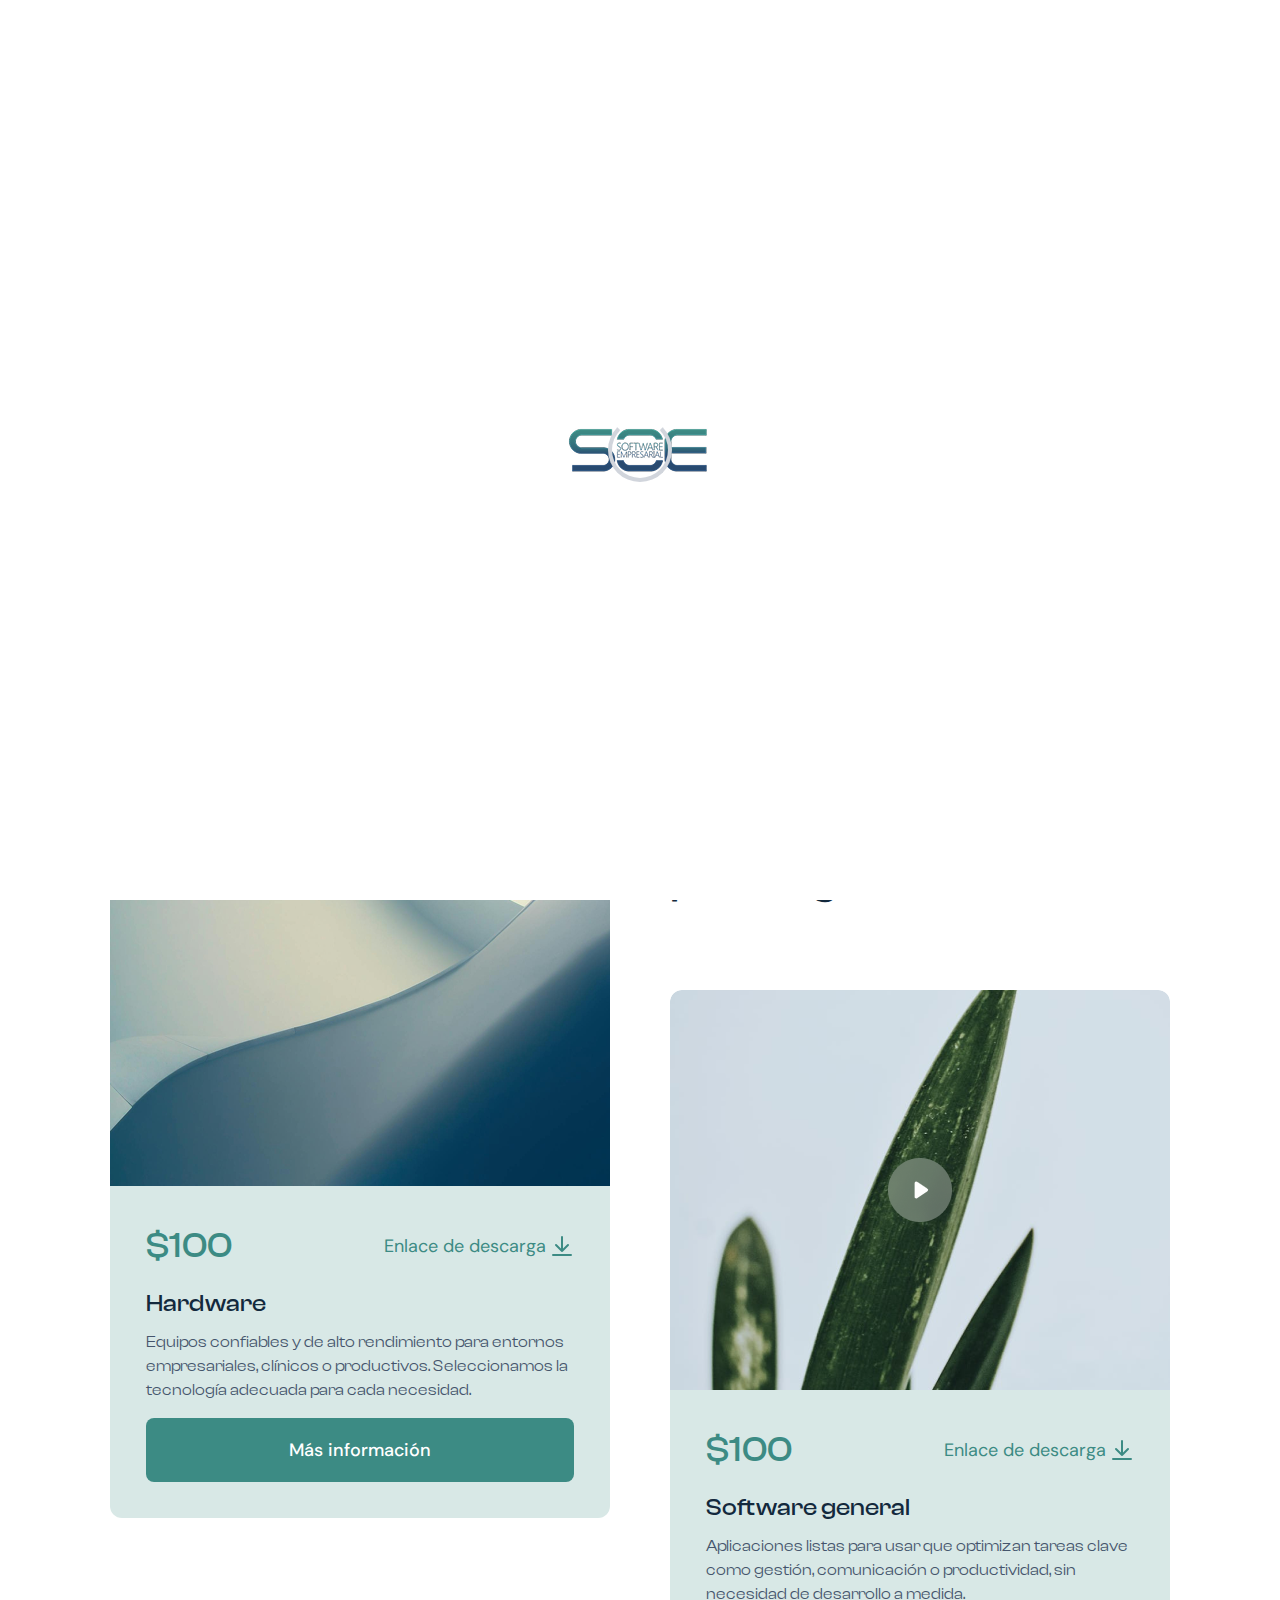
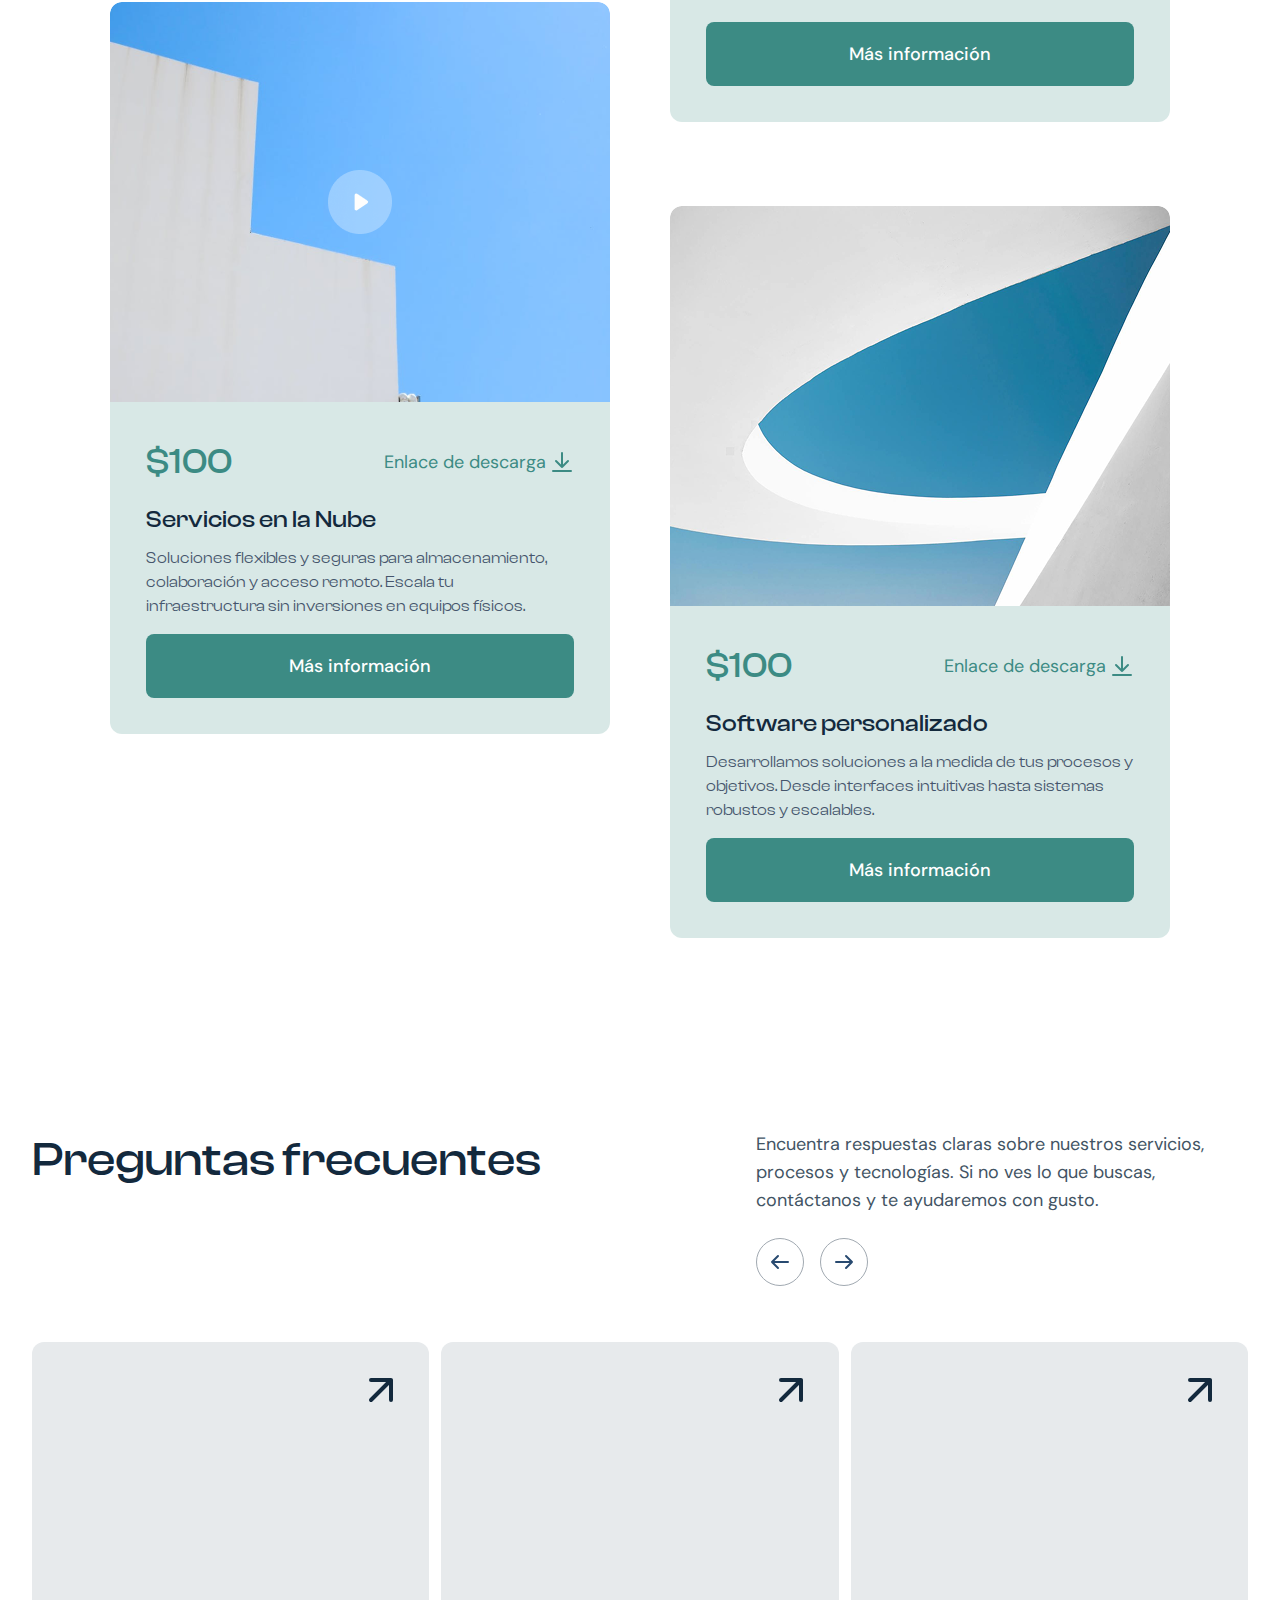
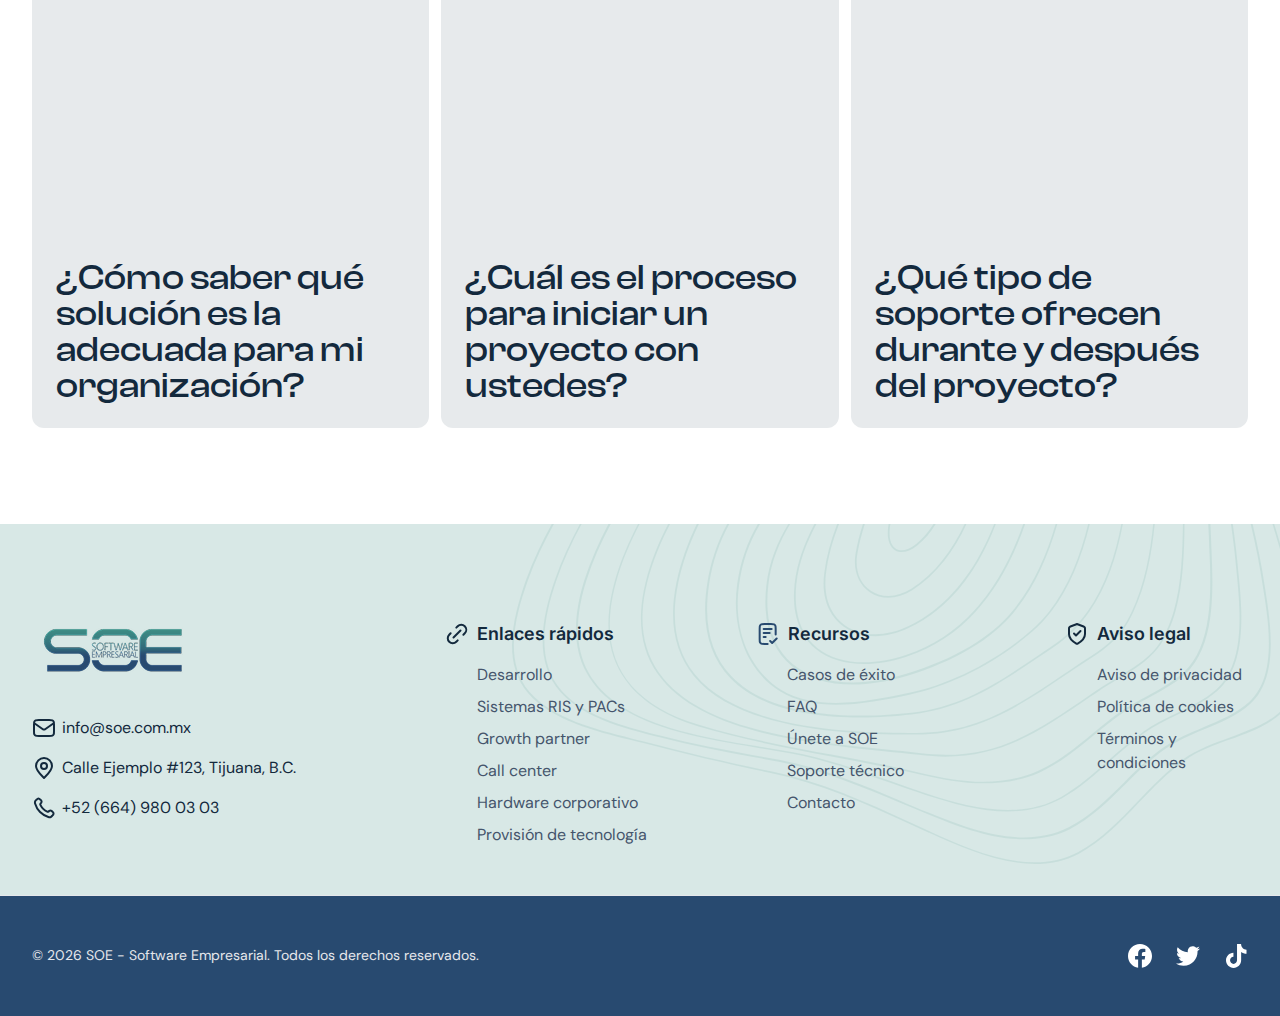
<file: src/soluciones.html>
<!DOCTYPE html>
<html lang="en" data-theme="light" class="scroll-smooth">

<head>
  <meta charset="UTF-8" />
  <meta name="viewport" content="width=device-width, initial-scale=1.0" />
  <title>SOE</title>

  <!-- favicon  -->
  <link rel="apple-touch-icon" sizes="180x180" href="./images/favicon/apple-touch-icon.png">
  <link rel="icon" type="image/png" sizes="32x32" href="./images/favicon/favicon-32x32.png">
  <link rel="icon" type="image/png" sizes="16x16" href="./images/favicon/favicon-16x16.png">
  <link rel="manifest" href="./images/favicon/site.webmanifest">



  <!-- google font  -->
  <link rel="preconnect" href="https://fonts.googleapis.com">
  <link rel="preconnect" href="https://fonts.gstatic.com" crossorigin>
  <link
    href="https://fonts.googleapis.com/css2?family=DM+Sans:ital,opsz,wght@0,9..40,100..1000;1,9..40,100..1000&family=Inter:ital,opsz,wght@0,14..32,100..900;1,14..32,100..900&display=swap"
    rel="stylesheet">
  <!-- swiper css -->
  <link rel="stylesheet" href="./css/swiper-bundle.min.css" />
  <!-- custom font start  -->
  <link rel="stylesheet" href="./fonts/web-clash-display/css/clash-display.css">
  <link rel="stylesheet" href="./css/style.min.css">
</head>

<body>
  <!-- Preloader -->
  <div id="preloader" class="fixed inset-0 bg-white z-50 flex items-center justify-center">
    <img src="./images/soe-logo.png" alt="logo">
    <div
      class="w-16 h-16 border-4 border-gray-300 rounded-full spinner border-t-blue-500 absolute left-0 right-0 m-auto">
    </div>
  </div>

  <!-- Header -->
  <header class="bg-white py-2.5 sticky top-0 z-30 lg:shadow-none shadow-xl">
    <!-- desktop nav -->
    <div class="container flex flex-row justify-between gap-5 lg:gap-8 items-center">
      <a href="index.html"><img src="./images/soe-logo.png" alt="soe" class="xl:w-auto w-[116px]" /></a>

      <div class="md:hidden">
        <button
          class="justify-center text-text-body-primary text-xs font-medium font-Inter leading-none text-center flex flex-col gap-1"
          data-mobile-menu-toggle="">
          <img src="./images/menu.svg" alt="menu" />
        </button>
      </div>
      <!-- Desktop Nav -->
      <nav class="hidden md:flex space-x-4 items-center">
        <ul class="flex flex-row gap-5 lg:gap-8 items-center">
          <li>
            <a href="./development.html"
              class="text-slate-800 text-base lg:text-lg font-medium leading-7 transition-all px-1.5 py-1  hover:text-slate-500 active:text-slate-500 focus:text-slate-500 ">Desarrollo</a>
          </li>
          <li class="relative dropdown transition-all">
            <button
              class="dropdown-toggle flex justify-center items-center transition-all cursor-pointer text-slate-800 text-base lg:text-lg font-medium leading-7 px-1.5 py-1 gap-1  hover:text-slate-500"
              data-dropdown>
              Sector salud
              <svg xmlns="http://www.w3.org/2000/svg" width="16" height="16" viewBox="0 0 16 16" fill="none"
                class="transition-all">
                <path d="M4 6L8 10L12 6" stroke="#425464" stroke-width="1.75" stroke-linecap="round"
                  stroke-linejoin="round" />
              </svg>
            </button>
            <div
              class="dropdown-menu dropdown-content transition-all right-0 w-[250px] p-3 bg-white rounded-xl shadow-custom absolute">
              <ul class="flex flex-col">
                <li>
                  <a href="./systems.html"
                    class="flex flex-row gap-3 p-3 hover:bg-zinc-200 active:bg-zinc-200 focus:bg-zinc-200 rounded-lg transition-all duration-300 text-slate-800 text-base lg:text-lg font-medium leading-7">
                    Sistemas RIS y PACs
                  </a>
                </li>

                <li>
                  <a href="./partner.html"
                    class="flex flex-row gap-3 p-3 hover:bg-zinc-200 active:bg-zinc-200 focus:bg-zinc-200 rounded-lg transition-all duration-300 text-slate-800 text-base lg:text-lg font-medium leading-7">
                    Growth partner
                  </a>
                </li>
                <li>
                  <a href="./call-center.html"
                    class="flex flex-row gap-3 p-3 hover:bg-zinc-200 active:bg-zinc-200 focus:bg-zinc-200 rounded-lg transition-all duration-300 text-slate-800 text-base lg:text-lg font-medium leading-7">
                    Call center
                  </a>
                </li>
              </ul>
            </div>
          </li>
          <li class="relative dropdown transition-all">
            <button
              class="dropdown-toggle flex justify-center items-center transition-all cursor-pointer text-slate-800 text-base lg:text-lg font-medium leading-7 px-1.5 py-1 gap-1  hover:text-slate-500"
              data-dropdown>
              Sector empresarial
              <svg xmlns="http://www.w3.org/2000/svg" width="16" height="16" viewBox="0 0 16 16" fill="none"
                class="transition-all">
                <path d="M4 6L8 10L12 6" stroke="#425464" stroke-width="1.75" stroke-linecap="round"
                  stroke-linejoin="round" />
              </svg>
            </button>
            <div
              class="dropdown-menu dropdown-content transition-all right-0 w-[250px] p-3 bg-white rounded-xl shadow-custom absolute">
              <ul class="flex flex-col">
                <li>
                  <a href="./hardware.html"
                    class="flex flex-row gap-3 p-3 hover:bg-zinc-200 active:bg-zinc-200 focus:bg-zinc-200 rounded-lg transition-all duration-300 text-slate-800 text-base lg:text-lg font-medium leading-7">
                    Hardware corporativo
                  </a>
                </li>

                <li>
                  <a href="./soluciones.html"
                    class="flex flex-row gap-3 p-3 hover:bg-zinc-200 active:bg-zinc-200 focus:bg-zinc-200 rounded-lg transition-all duration-300 text-slate-800 text-base lg:text-lg font-medium leading-7">
                    Provisión de tecnología 
                  </a>
                </li>
              </ul>
            </div>
          </li>
          <li class="relative dropdown group transition-all">
            <button
              class="dropdown-toggle flex justify-center items-center transition-all cursor-pointer text-white text-base lg:text-lg font-medium leading-7 px-2 lg:px-4 py-1 gap-1 bg-slate-500 rounded-lg linkify"
              data-href="./contactanos.html" data-dropdown>
              Contáctanos
            </button>
            <div
              class="dropdown-menu dropdown-content absolute group-hover:!block transition-all right-0 w-[350px] p-3 bg-white rounded-xl shadow-custom">
              <ul class="flex flex-col">
                <li>
                  <a href="mailto:+52 664 980 03 03"
                    class="flex flex-row gap-3 p-3 hover:bg-zinc-200 active:bg-zinc-200 focus:bg-zinc-200 rounded-lg transition-all duration-300">
                    <span class="">
                      <img src="./images/call.svg" alt="call" />
                    </span>
                    <span class="flex flex-col">
                      <span class="text-slate-800 text-base lg:text-lg font-medium leading-7">Atención telefónica</span>
                      <span class="text-slate-600 text-base lg:text-lg font-normal leading-7">+52 (664) 980 03 03</span>
                    </span>
                  </a>
                </li>

                <li>
                  <a href="https://wa.link/tjyxcl"
                    class="flex flex-row gap-3 p-3 hover:bg-zinc-200 active:bg-zinc-200 focus:bg-zinc-200 rounded-lg transition-all duration-300">
                    <span class="">
                      <img src="./images/whatsapp-dropdown.svg" alt="whatsapp" />
                    </span>
                    <span class="flex flex-col">
                      <span class="text-slate-800 text-base lg:text-lg font-medium leading-7">WhatsApp</span>
                      <span class="text-slate-600 text-base lg:text-lg font-normal leading-7">+52 (664) 980 03 03</span>
                    </span>
                  </a>
                </li>
                <li>
                  <a href="mailto:info@soe.com.mx"
                    class="flex flex-row gap-3 p-3 hover:bg-zinc-200 active:bg-zinc-200 focus:bg-zinc-200 rounded-lg transition-all duration-300">
                    <span class="">
                      <img src="./images/mail-dropdown.svg" alt="mail" />
                    </span>
                    <span class="flex flex-col">
                      <span class="text-slate-800 text-base lg:text-lg font-medium leading-7">Enviar mensaje</span>
                      <span class="text-slate-600 text-base lg:text-lg font-normal leading-7">info@soe.com.mx</span>
                    </span>
                  </a>
                </li>
                <li>
                  <a href=""
                    class="flex flex-row gap-3 p-3 hover:bg-zinc-200 active:bg-zinc-200 focus:bg-zinc-200 rounded-lg transition-all duration-300">
                    <span class="">
                      <img src="./images/location-dropdown.svg" alt="location" />
                    </span>
                    <span class="flex flex-col">
                      <span class="text-slate-800 text-base lg:text-lg font-medium leading-7">Dirección</span>
                      <span class="text-slate-600 text-base lg:text-lg font-normal leading-7">Calle Ejemplo #123,
                        Tijuana, B.C.</span>
                    </span>
                  </a>
                </li>
              </ul>
            </div>
          </li>
        </ul>
      </nav>
    </div>

    <!-- Mobile Offcanvas -->
    <div class="offcanvas fixed inset-0 bg-white bg-opacity-50 h-screen overflow-y-auto z-50 md:hidden" id="mobileMenu">
      <div class="bg-white w-full max-w-full h-full py-4 relative">
        <div class="flex flex-row items-center justify-between px-4">
          <a href="">
            <img src="./images/soe-logo.png" alt="logo" class="w-[120px]" />
          </a>
          <button class="cursor-pointer" data-close-mobile>
            <img src="./images/close.svg" alt="close" />
          </button>
        </div>
        <div class="mt-5 px-4">
          <nav class="flex space-x-4 items-center">
            <ul class="flex flex-col gap-5">
              <li class="flex flex-col justify-start text-start">
                <a href="./development.html"
                  class="text-slate-800 text-base lg:text-lg font-medium leading-7 transition-all px-1.5 py-1  hover:text-slate-500 active:text-slate-500 focus:text-slate-500 ">Desarrollo</a>
              </li>

              <li class="relative dropdown transition-all flex flex-col justify-start">
                <button
                  class="dropdown-toggle flex justify-start items-center transition-all cursor-pointer text-slate-800 text-base lg:text-lg font-medium leading-7 px-1.5 py-1 gap-1  hover:text-slate-500 active:text-slate-500 focus:text-slate-500 "
                  data-dropdown>
                  Sector salud
                  <svg xmlns="http://www.w3.org/2000/svg" width="16" height="16" viewBox="0 0 16 16" fill="none"
                    class="transition-all">
                    <path d="M4 6L8 10L12 6" stroke="#425464" stroke-width="1.75" stroke-linecap="round"
                      stroke-linejoin="round" />
                  </svg>
                </button>
                <div class="dropdown-menu dropdown-content transition-all w-full p-3 rounded-xl">
                  <ul class="flex flex-col">
                    <li>
                      <a href="./systems.html"
                        class="flex flex-row gap-3 p-3 hover:bg-zinc-200 active:bg-zinc-200 focus:bg-zinc-200 rounded-lg transition-all duration-300 text-slate-800 text-base lg:text-lg font-medium leading-7">
                        Sistemas RIS y PACs
                      </a>
                    </li>

                    <li>
                      <a href="./partner.html"
                        class="flex flex-row gap-3 p-3 hover:bg-zinc-200 active:bg-zinc-200 focus:bg-zinc-200 rounded-lg transition-all duration-300 text-slate-800 text-base lg:text-lg font-medium leading-7">
                        Growth partner
                      </a>
                    </li>
                    <li>
                      <a href="./call-center.html"
                        class="flex flex-row gap-3 p-3 hover:bg-zinc-200 active:bg-zinc-200 focus:bg-zinc-200 rounded-lg transition-all duration-300 text-slate-800 text-base lg:text-lg font-medium leading-7">
                        Call center
                      </a>
                    </li>
                  </ul>
                </div>
              </li>
              <li class="relative dropdown transition-all flex flex-col justify-start">
                <button
                  class="dropdown-toggle flex justify-start items-center transition-all cursor-pointer text-slate-800 text-base lg:text-lg font-medium leading-7 px-1.5 py-1 gap-1  hover:text-slate-500 active:text-slate-500 focus:text-slate-500 "
                  data-dropdown>
                  Sector empresarial
                  <svg xmlns="http://www.w3.org/2000/svg" width="16" height="16" viewBox="0 0 16 16" fill="none"
                    class="transition-all">
                    <path d="M4 6L8 10L12 6" stroke="#425464" stroke-width="1.75" stroke-linecap="round"
                      stroke-linejoin="round" />
                  </svg>
                </button>
                <div class="dropdown-menu dropdown-content transition-all w-full p-3 bg-white rounded-xl">
                  <ul class="flex flex-col">
                    <li>
                      <a href="./hardware.html"
                        class="flex flex-row gap-3 p-3 hover:bg-zinc-200 active:bg-zinc-200 focus:bg-zinc-200 rounded-lg transition-all duration-300 text-slate-800 text-base lg:text-lg font-medium leading-7">
                        Hardware corporativo
                      </a>
                    </li>

                    <li>
                      <a href="./soluciones.html"
                        class="flex flex-row gap-3 p-3 hover:bg-zinc-200 active:bg-zinc-200 focus:bg-zinc-200 rounded-lg transition-all duration-300 text-slate-800 text-base lg:text-lg font-medium leading-7">
                        Provisión de tecnología 
                      </a>
                    </li>
                  </ul>
                </div>
              </li>
            </ul>
          </nav>
        </div>
        <div class="pt-6">
          <div class="border-b border-[#E7EAEC]"></div>
          <div class="px-4 py-6 flex flex-row justify-around">
            <ul class="space-y-3">
              <li class="flex flex-row gap-1 items-center">
                <img src="./images/list-menu.svg" alt="recursos" />
                <h4 class="text-basic-black text-base font-DMSans font-medium">
                  Recursos
                </h4>
              </li>
              <li>
                <a href="#" class="text-basic-black text-sm font-DMSans font-normal">Casos de éxito</a>
              </li>
              <li>
                <a href="#" class="text-basic-black text-sm font-DMSans font-normal">FAQ</a>
              </li>
              <li>
                <a href="#" class="text-basic-black text-sm font-DMSans font-normal">Únete a SOE</a>
              </li>
            </ul>
            <ul class="space-y-3">
              <li class="flex flex-row gap-1 items-center">
                <img src="./images/shield-menu.svg" alt="recursos" />
                <h4 class="text-basic-black text-base font-DMSans font-medium">
                  Aviso legal
                </h4>
              </li>
              <li>
                <a href="#" class="text-basic-black text-sm font-DMSans font-normal">Aviso de privacidad</a>
              </li>
              <li>
                <a href="#" class="text-basic-black text-sm font-DMSans font-normal">FAQ</a>
              </li>
              <li>
                <a href="#" class="text-basic-black text-sm font-DMSans font-normal">Términos y condiciones</a>
              </li>
            </ul>
          </div>
          <div class="px-4">
            <a href="./contactanos.html"
              class="flex justify-center items-center transition-all cursor-pointer text-white text-base lg:text-lg font-medium leading-7 px-2 lg:px-4 py-[10px] gap-1 bg-slate-500 rounded-lg">
              Contáctanos
            </a>
            <div class="pt-6">
              <ul class="flex flex-col">
                <li>
                  <a href="mailto:+52 664 980 03 03"
                    class="flex flex-row gap-3 p-3 hover:bg-zinc-200 active:bg-zinc-200 focus:bg-zinc-200 rounded-lg transition-all duration-300">
                    <span class="mt-1">
                      <img src="./images/call.svg" alt="call" />
                    </span>
                    <span class="flex flex-col">
                      <span class="text-slate-800 text-base lg:text-lg font-medium leading-7">Atención telefónica</span>
                      <span class="text-slate-600 text-base lg:text-lg font-normal leading-7">+52 (664) 980 03 03</span>
                    </span>
                  </a>
                </li>

                <li>
                  <a href="https://wa.link/tjyxcl"
                    class="flex flex-row gap-3 p-3 hover:bg-zinc-200 active:bg-zinc-200 focus:bg-zinc-200 rounded-lg transition-all duration-300">
                    <span class="mt-1">
                      <img src="./images/whatsapp-dropdown.svg" alt="whatsapp" />
                    </span>
                    <span class="flex flex-col">
                      <span class="text-slate-800 text-base lg:text-lg font-medium leading-7">WhatsApp</span>
                      <span class="text-slate-600 text-base lg:text-lg font-normal leading-7">+52 (664) 980 03 03</span>
                    </span>
                  </a>
                </li>
                <li>
                  <a href="mailto:info@soe.com.mx"
                    class="flex flex-row gap-3 p-3 hover:bg-zinc-200 active:bg-zinc-200 focus:bg-zinc-200 rounded-lg transition-all duration-300">
                    <span class="mt-1">
                      <img src="./images/mail-dropdown.svg" alt="mail" />
                    </span>
                    <span class="flex flex-col">
                      <span class="text-slate-800 text-base lg:text-lg font-medium leading-7">Enviar mensaje</span>
                      <span class="text-slate-600 text-base lg:text-lg font-normal leading-7">info@soe.com.mx</span>
                    </span>
                  </a>
                </li>
                <li>
                  <a href=""
                    class="flex flex-row gap-3 p-3 hover:bg-zinc-200 active:bg-zinc-200 focus:bg-zinc-200 rounded-lg transition-all duration-300">
                    <span class="mt-1">
                      <img src="./images/location-dropdown.svg" alt="location" />
                    </span>
                    <span class="flex flex-col">
                      <span class="text-slate-800 text-base lg:text-lg font-medium leading-7">Dirección</span>
                      <span class="text-slate-600 text-base lg:text-lg font-normal leading-7">Calle Ejemplo #123,
                        Tijuana, B.C.</span>
                    </span>
                  </a>
                </li>
              </ul>
            </div>
          </div>
        </div>
      </div>
    </div>
  </header>

  <main>
    <!-- tectnologia start -->
    <section class="tecnologia px-3">
      <div class="py-12 md:py-15 lg:py-24 tecnologia-bg rounded-xl">
        <!-- desktop -->
        <div class="relative w-full hidden lg:block">
          <!-- Slider wrapper with only left container spacing -->
          <div class="overflow-x-auto container">
            <div class="flex flex-row justify-between items-center gap-6 xl:gap-10">
              <div class="flex flex-col items-center lg:items-start gap-9 lg:col-span-4 xl:w-[550px] lg:w-[470px]">
                <h1
                  class="text-slate-500 text-[46px] md:text-7xl xl:text-[84px] font-medium font-ClashDisplay leading-[54px] md:leading-[84px] xl:leading-[92px] lg:w-[665px] max-w-full text-center lg:text-left">
                  Soluciones en tecnología
                </h1>
                <div class="flex flex-col gap-6 lg:w-[435px] max-w-full">
                  <p class="text-slate-600 text-lg font-normal  leading-7 text-center lg:text-start">
                    Descubre soluciones completas en hardware, software y servicios en la nube.
                  </p>

                  <a href="#"
                    class="w-full max-w-[403px] min-h-16 max-h-16 p-4 bg-slate-500 border border-slate-500 rounded-lg inline-flex flex-col justify-center items-center gap-3.5 text-center text-white text-lg font-medium  leading-7 self-center lg:self-start hover:outline hover:bg-white  hover:text-slate-500 active:text-slate-500 focus:text-slate-500   focus:bg-white focus:shadow transition-colors duration-300">
                    Conoce más
                  </a>
                </div>
              </div>
              <div class="lg:col-span-8 text-gray-light">
                <img src="./images/hardware-banner.png" alt="systems-banners"
                  class="lg:ml-auto lg:-mr-3.5  max-w-full" />
              </div>
            </div>
          </div>
        </div>
        <!-- tab mobile -->
        <div class="lg:hidden w-full space-y-[50px]">
          <div class="container">
            <div class="flex flex-col items-center md:gap-9 gap-6 md:mx-0 -mx-4">
              <h2
                class="text-slate-500 text-[46px] md:text-7xl xl:text-[84px] font-medium font-ClashDisplay leading-[54px] md:leading-[84px] xl:leading-[92px] lg:w-[665px] max-w-full text-center">
                Soluciones en tecnología
              </h2>
              <div class="flex flex-col gap-6 w-full">
                <p
                  class="text-slate-600 text-base md:text-lg font-normal leading-6 md:leading-7 text-center lg:mx-0 mx-auto lg:max-w-ful max-w-[480px]">
                  Descubre soluciones completas en hardware, software y servicios en la nube.
                </p>

                <a href="#"
                  class="w-full max-w-[403px] min-h-16 max-h-16 p-4 bg-slate-500 border border-slate-500 hover:bg-transparent  hover:text-slate-500 active:text-slate-500 focus:text-slate-500  rounded-lg inline-flex flex-col justify-center items-center gap-3.5 text-center text-white text-lg font-medium focus:bg-white focus:shadow leading-7 self-center">
                  Conoce más
                </a>
              </div>
            </div>
          </div>
          <div class="relative w-full">
            <!-- Slider wrapper with only left container spacing -->
            <div class="overflow-x-auto -mr-4 lg:m-0 sm:pl-8 lg:pl-16 2xl:pl-[calc((100vw-1216px)/2)]">
              <div class="">
                <img src="./images/hardware-banner-two.png" alt="systems-banners" class="w-full sm:block hidden" />
                <img src="./images/hardware-bannner-mobile.png" alt="systems-banners" class="w-full sm:hidden" />
              </div>
            </div>
          </div>
        </div>
      </div>
    </section>
    <!-- tecnologia end -->

    <!-- Todo lo que necesitas para digitalizarte start  -->
    <section class="necesitas py-12 lg:py-24 overflow-hidden">
      <div class="container">
        <div class="md:hidden mb-[18px]">
          <h2 class="text-slate-800 text-4xl text-center font-medium leading-10">
            Todo
            lo que necesitas para digitalizarte</h2>
        </div>
        <div class="">
          <div
            class="mx-auto lg:w-[1060px] md:max-w-full grid grid-cols-1 md:grid-cols-2 md:gap-5 lg:gap-[60px] gap-3 md:pr-0">
            <div class="md:flex md:flex-col grid grid-cols-1 md:grid-cols-none  md:gap-y-10 lg:gap-y-[84px] gap-3">
              <!-- single item start  -->
              <div class="">
                <div class="">
                  <img src="./images/Hardware.png" alt="Hardware" class="rounded-tl-xl rounded-tr-xl w-full">
                </div>
                <div class="p-[18px] lg:p-9 bg-accent-tertiary rounded-bl-xl rounded-br-xl flex flex-col gap-4 ">
                  <div class="flex flex-row justify-between items-center">
                    <h3 class="text-slate-500 text-2xl md:text-4xl font-medium font-ClashDisplay md:leading-[48px]">$100
                    </h3>
                    <a href="#"
                      class="text-slate-500 text-base md:text-lg font-normal  md:leading-7 flex flex-row gap-1 items-center cursor-pointer"
                      download="filename.pdf">
                      <span>Enlace de descarga</span>
                      <svg xmlns="http://www.w3.org/2000/svg" width="24" height="24" viewBox="0 0 24 24" fill="none">
                        <path d="M21 21H3M18 11L12 17M12 17L6 11M12 17V3" stroke="#3C8B84" stroke-width="2"
                          stroke-linecap="round" stroke-linejoin="round" />
                      </svg>
                    </a>
                  </div>
                  <div class="flex flex-col gap-2">
                    <h4 class="text-slate-800 text-2xl font-medium font-ClashDisplay leading-9">
                      Hardware</h4>
                    <p class="text-slate-600 text-base font-normal font-ClashDisplay leading-normal">Equipos
                      confiables y de alto rendimiento para entornos empresariales, clínicos o productivos.
                      Seleccionamos
                      la
                      tecnología
                      adecuada para cada necesidad.</p>
                  </div>
                  <div class="">
                    <a href=""
                      class="min-h-16 p-4 bg-slate-500 rounded-lg flex flex-col justify-center items-center gap-3.5 text-center w-full text-white text-lg font-medium  leading-7 hover:outline hover:bg-white  hover:text-slate-500 active:text-slate-500 focus:text-slate-500  focus:text-slate-500 focus:bg-white focus:shadow transition-colors duration-300">
                      Más información


                    </a>
                  </div>
                </div>
              </div>
              <!-- single item start  -->
              <!-- single item start  -->
              <div class="">
                <div class="">
                  <img src="./images/Servicios-en-la-Nube.png" alt="Hardware"
                    class="rounded-tl-xl rounded-tr-xl w-full">
                </div>
                <div class="p-[18px] lg:p-9 bg-accent-tertiary rounded-bl-xl rounded-br-xl flex flex-col gap-4 ">
                  <div class="flex flex-row justify-between items-center">
                    <h3 class="text-slate-500 text-2xl md:text-4xl font-medium font-ClashDisplay md:leading-[48px]">$100
                    </h3>
                    <a href="#"
                      class="text-slate-500 text-base md:text-lg font-normal  md:leading-7 flex flex-row gap-1 items-center cursor-pointer"
                      download="filename.pdf">
                      <span>Enlace de descarga</span>
                      <svg xmlns="http://www.w3.org/2000/svg" width="24" height="24" viewBox="0 0 24 24" fill="none">
                        <path d="M21 21H3M18 11L12 17M12 17L6 11M12 17V3" stroke="#3C8B84" stroke-width="2"
                          stroke-linecap="round" stroke-linejoin="round" />
                      </svg>
                    </a>
                  </div>
                  <div class="flex flex-col gap-2">
                    <h4 class="text-slate-800 text-2xl font-medium font-ClashDisplay leading-9">
                      Servicios en la Nube</h4>
                    <p class="text-slate-600 text-base font-normal font-ClashDisplay leading-normal">Soluciones
                      flexibles
                      y seguras para almacenamiento, colaboración y acceso remoto. Escala tu infraestructura sin
                      inversiones en equipos físicos.</p>
                  </div>
                  <div class="">
                    <a href=""
                      class="min-h-16 p-4 bg-slate-500 rounded-lg flex flex-col justify-center items-center gap-3.5 text-center w-full text-white text-lg font-medium  leading-7 hover:outline hover:bg-white  hover:text-slate-500 active:text-slate-500 focus:text-slate-500  focus:text-slate-500 focus:bg-white focus:shadow transition-colors duration-300">
                      Más información


                    </a>
                  </div>
                </div>
              </div>
              <!-- single item start  -->
            </div>

            <div class="md:flex md:flex-col grid grid-cols-1 md:grid-cols-none  gap-y-10 gap-3 md:lg:gap-y-[84px]">
              <div class="md:block hidden">
                <h2 class="text-slate-800 text-5xl font-medium leading-[60px]">
                  Todo
                  lo que necesitas para digitalizarte</h2>
              </div>
              <!-- single item start  -->
              <div class="">
                <div class="">
                  <img src="./images/Software-general.png" alt="Software" class="rounded-tl-xl rounded-tr-xl w-full">
                </div>
                <div class="p-[18px] lg:p-9 bg-accent-tertiary rounded-bl-xl rounded-br-xl flex flex-col gap-4 ">
                  <div class="flex flex-row justify-between items-center">
                    <h3 class="text-slate-500 text-2xl md:text-4xl font-medium font-ClashDisplay md:leading-[48px]">$100
                    </h3>
                    <a href="#"
                      class="text-slate-500 text-base md:text-lg font-normal  md:leading-7 flex flex-row gap-1 items-center cursor-pointer"
                      download="filename.pdf">
                      <span>Enlace de descarga</span>
                      <svg xmlns="http://www.w3.org/2000/svg" width="24" height="24" viewBox="0 0 24 24" fill="none">
                        <path d="M21 21H3M18 11L12 17M12 17L6 11M12 17V3" stroke="#3C8B84" stroke-width="2"
                          stroke-linecap="round" stroke-linejoin="round" />
                      </svg>
                    </a>
                  </div>
                  <div class="flex flex-col gap-2">
                    <h4 class="text-slate-800 text-2xl font-medium font-ClashDisplay leading-9">
                      Software general</h4>
                    <p class="text-slate-600 text-base font-normal font-ClashDisplay leading-normal">Aplicaciones listas
                      para usar que optimizan tareas clave como gestión, comunicación o productividad, sin necesidad de
                      desarrollo a medida.</p>
                  </div>
                  <div class="">
                    <a href=""
                      class="min-h-16 p-4 bg-slate-500 rounded-lg flex flex-col justify-center items-center gap-3.5 text-center w-full text-white text-lg font-medium  leading-7 hover:outline hover:bg-white  hover:text-slate-500 active:text-slate-500 focus:text-slate-500 focus:bg-white focus:shadow transition-colors duration-300">
                      Más información


                    </a>
                  </div>
                </div>
              </div>
              <!-- single item start  -->
              <!-- single item start  -->
              <div class="">
                <div class="">
                  <img src="./images/Software-personalizado.png" alt="Software-personalizado"
                    class="rounded-tl-xl rounded-tr-xl w-full">
                </div>
                <div class="p-[18px] lg:p-9 bg-accent-tertiary rounded-bl-xl rounded-br-xl flex flex-col gap-4 ">
                  <div class="flex flex-row justify-between items-center">
                    <h3 class="text-slate-500 text-2xl md:text-4xl font-medium font-ClashDisplay md:leading-[48px]">$100
                    </h3>
                    <a href="#"
                      class="text-slate-500 text-base md:text-lg font-normal  md:leading-7 flex flex-row gap-1 items-center cursor-pointer"
                      download="filename.pdf">
                      <span>Enlace de descarga</span>
                      <svg xmlns="http://www.w3.org/2000/svg" width="24" height="24" viewBox="0 0 24 24" fill="none">
                        <path d="M21 21H3M18 11L12 17M12 17L6 11M12 17V3" stroke="#3C8B84" stroke-width="2"
                          stroke-linecap="round" stroke-linejoin="round" />
                      </svg>
                    </a>
                  </div>
                  <div class="flex flex-col gap-2">
                    <h4 class="text-slate-800 text-2xl font-medium font-ClashDisplay leading-9">
                      Software personalizado</h4>
                    <p class="text-slate-600 text-base font-normal font-ClashDisplay leading-normal">Desarrollamos
                      soluciones a la medida de tus procesos y objetivos. Desde interfaces intuitivas hasta sistemas
                      robustos y
                      escalables.</p>
                  </div>
                  <div class="">
                    <a href=""
                      class="min-h-16 p-4 bg-slate-500 rounded-lg flex flex-col justify-center items-center gap-3.5 text-center w-full text-white text-lg font-medium  leading-7 hover:outline hover:bg-white  hover:text-slate-500 active:text-slate-500 focus:text-slate-500  focus:bg-white focus:shadow duration-300">
                      Más información


                    </a>
                  </div>
                </div>
              </div>
              <!-- single item start  -->
            </div>

          </div>
        </div>
      </div>
    </section>
    <!-- Todo lo que necesitas para digitalizarte end -->

    <!-- frecuentes preguntas start -->
    <section class="frecuentes py-12 md:py-15 lg:py-24">
      <!-- Optional container just for heading/alignment (not wrapping the slider) -->
      <div class="container flex flex-col md:flex-row items-start justify-between mb-8 gap-6">
        <div class="flex flex-col lg:flex-row justify-between items-start lg:items-start gap-6 w-full">
          <h2
            class="text-basic-black text-[34px] md:text-4xl xl:text-5xl font-medium font-ClashDisplay leading-[46px] md:leading-[48px] xl:leading-[60px]">
            Preguntas frecuentes
          </h2>

          <!-- doc -->
          <div class="flex flex-col items-start gap-6">
            <p class="text-gray-dark text-base md:text-lg font-normal md:leading-7 w-full lg:max-w-[492px]">
              Encuentra respuestas claras sobre nuestros servicios, procesos y
              tecnologías. Si no ves lo que buscas, contáctanos y te
              ayudaremos con gusto.
            </p>
            <!-- 👇 Custom Pagination Dots -->
            <div class="flex md:hidden lg:flex justify-start gap-4 items-center mb-6">
              <button
                class="frecuentes-prev cursor-pointer group w-12 h-12 rounded-full border border-gray-medium flex items-center justify-center hover:bg-[#13547A] transition">
                <svg xmlns="http://www.w3.org/2000/svg" viewBox="0 0 24 24" fill="none"
                  class="w-6 h-6 stroke-[#284A70] group-hover:stroke-basic-white transition">
                  <path d="M20 12H4M4 12L10 18M4 12L10 6" stroke-width="2" stroke-linecap="round"
                    stroke-linejoin="round" />
                </svg>
              </button>

              <button
                class="frecuentes-next cursor-pointer group w-12 h-12 rounded-full border border-gray-medium flex items-center justify-center hover:bg-accent-primary transition">
                <svg xmlns="http://www.w3.org/2000/svg" viewBox="0 0 24 24" fill="none"
                  class="w-6 h-6 stroke-[#284A70] group-hover:stroke-basic-white transition">
                  <path d="M4 12H20M20 12L14 6M20 12L14 18" stroke-width="2" stroke-linecap="round"
                    stroke-linejoin="round" />
                </svg>
              </button>
            </div>
          </div>
        </div>
        <!-- 👇 Custom Pagination Dots -->
        <div class="hidden md:flex lg:hidden justify-start gap-4 items-center">
          <button
            class="frecuentes-prev cursor-pointer group w-12 h-12 rounded-full border border-gray-medium flex items-center justify-center hover:bg-[#13547A] transition">
            <svg xmlns="http://www.w3.org/2000/svg" viewBox="0 0 24 24" fill="none"
              class="w-6 h-6 stroke-[#284A70] group-hover:stroke-basic-white transition">
              <path d="M20 12H4M4 12L10 18M4 12L10 6" stroke-width="2" stroke-linecap="round" stroke-linejoin="round" />
            </svg>
          </button>

          <button
            class="frecuentes-next cursor-pointer group w-12 h-12 rounded-full border border-gray-medium flex items-center justify-center hover:bg-accent-primary transition">
            <svg xmlns="http://www.w3.org/2000/svg" viewBox="0 0 24 24" fill="none"
              class="w-6 h-6 stroke-[#284A70] group-hover:stroke-basic-white transition">
              <path d="M4 12H20M20 12L14 6M20 12L14 18" stroke-width="2" stroke-linecap="round"
                stroke-linejoin="round" />
            </svg>
          </button>
        </div>
      </div>
      <div class="relative w-full">
        <!-- Slider wrapper with only left container spacing -->
        <div class="overflow-x-auto container xl:!pr-8 !pr-0">
          <!-- Swiper Container -->
          <div class="swiper frecuentesSwiper pl-4 pr-12 md:pl-8 md:pr-16 lg:pl-16 lg:pr-24 h-[584px] md:h-[686px]">
            <div class="swiper-wrapper overflow-x-visible">
              <!-- Slide 1 -->
              <div class="swiper-slide max-w-[calc(100%-80px)] shrink-0 h-full">
                <div
                  class="relative h-full w-full flex flex-col justify-end items-start rounded-xl p-6 bg-gray-light hover:bg-accent-primary text-white overflow-hidden group/slider groupItemNew">
                  <!-- main -->
                  <div class="inline-block group-hover/slider:hidden transition-opacity duration-400 item1">
                    <h4
                      class="text-2xl md:text-[28px] xl:text-4xl leading-8 md:leading-9 font-medium max-w-[372px] text-basic-black font-ClashDisplay">
                      ¿Cómo saber qué solución es la adecuada para mi
                      organización?
                    </h4>
                    <div class="absolute top-6 right-6">
                      <img src="./images/arrow-up-right.svg" alt="arrow-up-right" class="w-6 h-8 md:w-12 md:h-12" />
                    </div>
                  </div>
                  <!-- hover -->
                  <div class="hidden group-hover/slider:inline-block transition-opacity duration-400 item2">
                    <div class="absolute top-6 right-6">
                      <img src="./images/arrow-down-left.svg" alt="arrow-up-left" class="w-6 h-8 md:w-12 md:h-12" />
                    </div>
                    <h4
                      class="text-2xl md:text-[28px] xl:text-4xl leading-8 md:leading-9 font-medium max-w-[372px] text-white font-ClashDisplay">
                      ¿Cómo saber qué solución es la adecuada para mi
                      organización?
                    </h4>
                    <p class="font-normal text-sm md:text-base text-basic-white leading-5 md:leading-6 pt-6">
                      Antes de comenzar cualquier proyecto, analizamos tus
                      necesidades específicas mediante una consultoría inicial
                      gratuita. Evaluamos el sector en el que operas, tus
                      objetivos, y el estado actual de tu infraestructura o
                      procesos. Con base en ese diagnóstico, te proponemos una
                      solución personalizada que se alinee con tus metas, ya
                      sea en tecnología médica, empresarial o desarrollo de
                      software. Nuestro enfoque es ofrecer solo lo que
                      realmente necesitas, sin soluciones genéricas.
                    </p>
                  </div>
                </div>
              </div>
              <!-- Slide 2 -->
              <div class="swiper-slide max-w-[calc(100%-80px)] shrink-0 h-full">
                <div
                  class="relative h-full w-full flex flex-col justify-end items-start rounded-xl p-6 bg-gray-light hover:bg-accent-primary text-white overflow-hidden group/slider groupItemNew">
                  <!-- main -->
                  <div class="inline-block group-hover/slider:hidden transition-opacity duration-400 item1">
                    <h4
                      class="text-2xl md:text-[28px] xl:text-4xl leading-8 md:leading-9 font-medium max-w-[372px] text-basic-black font-ClashDisplay">
                      ¿Cuál es el proceso para iniciar un proyecto con
                      ustedes?
                    </h4>
                    <div class="absolute top-6 right-6">
                      <img src="./images/arrow-up-right.svg" alt="arrow-up-right" class="w-6 h-8 md:w-12 md:h-12" />
                    </div>
                  </div>
                  <!-- hover -->
                  <div class="hidden group-hover/slider:inline-block transition-opacity duration-400 item2">
                    <div class="absolute top-6 right-6">
                      <img src="./images/arrow-down-left.svg" alt="arrow-up-left" class="w-6 h-8 md:w-12 md:h-12" />
                    </div>
                    <h4
                      class="text-2xl md:text-[28px] xl:text-4xl leading-8 md:leading-9 font-medium max-w-[372px] text-white font-ClashDisplay">
                      ¿Cuál es el proceso para iniciar un proyecto con
                      ustedes?
                    </h4>
                    <p class="font-normal text-sm md:text-base text-basic-white leading-5 md:leading-6 pt-6">
                      Antes de comenzar cualquier proyecto, analizamos tus
                      necesidades específicas mediante una consultoría inicial
                      gratuita. Evaluamos el sector en el que operas, tus
                      objetivos, y el estado actual de tu infraestructura o
                      procesos. Con base en ese diagnóstico, te proponemos una
                      solución personalizada que se alinee con tus metas, ya
                      sea en tecnología médica, empresarial o desarrollo de
                      software. Nuestro enfoque es ofrecer solo lo que
                      realmente necesitas, sin soluciones genéricas.
                    </p>
                  </div>
                </div>
              </div>
              <!-- Slide 3 -->
              <div class="swiper-slide max-w-[calc(100%-80px)] shrink-0 h-full">
                <div
                  class="relative h-full w-full flex flex-col justify-end items-start rounded-xl p-6 bg-gray-light hover:bg-accent-primary text-white overflow-hidden group/slider groupItemNew">
                  <!-- main -->
                  <div class="inline-block group-hover/slider:hidden transition-opacity duration-400 item1">
                    <h4
                      class="text-2xl md:text-[28px] xl:text-4xl leading-8 md:leading-9 font-medium max-w-[372px] text-basic-black font-ClashDisplay">
                      ¿Qué tipo de soporte ofrecen durante y después del
                      proyecto?
                    </h4>
                    <div class="absolute top-6 right-6">
                      <img src="./images/arrow-up-right.svg" alt="arrow-up-right" class="w-6 h-8 md:w-12 md:h-12" />
                    </div>
                  </div>
                  <!-- hover -->
                  <div class="hidden group-hover/slider:inline-block transition-opacity duration-400 item2">
                    <div class="absolute top-6 right-6">
                      <img src="./images/arrow-down-left.svg" alt="arrow-up-left" class="w-6 h-8 md:w-12 md:h-12" />
                    </div>
                    <h4
                      class="text-2xl md:text-[28px] xl:text-4xl leading-8 md:leading-9 font-medium max-w-[372px] text-white font-ClashDisplay">
                      ¿Qué tipo de soporte ofrecen durante y después del
                      proyecto?
                    </h4>
                    <p class="font-normal text-sm md:text-base text-basic-white leading-5 md:leading-6 pt-6">
                      Antes de comenzar cualquier proyecto, analizamos tus
                      necesidades específicas mediante una consultoría inicial
                      gratuita. Evaluamos el sector en el que operas, tus
                      objetivos, y el estado actual de tu infraestructura o
                      procesos. Con base en ese diagnóstico, te proponemos una
                      solución personalizada que se alinee con tus metas, ya
                      sea en tecnología médica, empresarial o desarrollo de
                      software. Nuestro enfoque es ofrecer solo lo que
                      realmente necesitas, sin soluciones genéricas.
                    </p>
                  </div>
                </div>
              </div>
              <!-- Slide 4 -->
              <div class="swiper-slide max-w-[calc(100%-80px)] shrink-0 h-full">
                <div
                  class="relative h-full w-full flex flex-col justify-end items-start rounded-xl p-6 bg-gray-light hover:bg-accent-primary text-white overflow-hidden group/slider groupItemNew">
                  <!-- main -->
                  <div class="inline-block group-hover/slider:hidden transition-opacity duration-400 item1">
                    <h4
                      class="text-2xl md:text-[28px] xl:text-4xl leading-8 md:leading-9 font-medium max-w-[372px] text-basic-black font-ClashDisplay">
                      ¿Hay costos adicionales por soporte o mantenimiento?
                    </h4>
                    <div class="absolute top-6 right-6">
                      <img src="./images/arrow-up-right.svg" alt="arrow-up-right" class="w-6 h-8 md:w-12 md:h-12" />
                    </div>
                  </div>
                  <!-- hover -->
                  <div class="hidden group-hover/slider:inline-block transition-opacity duration-400 item2">
                    <div class="absolute top-6 right-6">
                      <img src="./images/arrow-down-left.svg" alt="arrow-up-left" class="w-6 h-8 md:w-12 md:h-12" />
                    </div>
                    <h4
                      class="text-2xl md:text-[28px] xl:text-4xl leading-8 md:leading-9 font-medium max-w-[372px] text-white font-ClashDisplay">
                      ¿Hay costos adicionales por soporte o mantenimiento?
                    </h4>
                    <p class="font-normal text-sm md:text-base text-basic-white leading-5 md:leading-6 pt-6">
                      Antes de comenzar cualquier proyecto, analizamos tus
                      necesidades específicas mediante una consultoría inicial
                      gratuita. Evaluamos el sector en el que operas, tus
                      objetivos, y el estado actual de tu infraestructura o
                      procesos. Con base en ese diagnóstico, te proponemos una
                      solución personalizada que se alinee con tus metas, ya
                      sea en tecnología médica, empresarial o desarrollo de
                      software. Nuestro enfoque es ofrecer solo lo que
                      realmente necesitas, sin soluciones genéricas.
                    </p>
                  </div>
                </div>
              </div>
              <!-- Slide 5 -->
              <div class="swiper-slide max-w-[calc(100%-80px)] shrink-0 h-full">
                <div
                  class="relative h-full w-full flex flex-col justify-end items-start rounded-xl p-6 bg-gray-light hover:bg-accent-primary text-white overflow-hidden group/slider groupItemNew">
                  <!-- main -->
                  <div class="inline-block group-hover/slider:hidden transition-opacity duration-400 item1">
                    <h4
                      class="text-2xl md:text-[28px] xl:text-4xl leading-8 md:leading-9 font-medium max-w-[372px] text-basic-black font-ClashDisplay">
                      ¿Cómo saber qué solución es la adecuada para mi
                      organización?
                    </h4>
                    <div class="absolute top-6 right-6">
                      <img src="./images/arrow-up-right.svg" alt="arrow-up-right" class="w-6 h-8 md:w-12 md:h-12" />
                    </div>
                  </div>
                  <!-- hover -->
                  <div class="hidden group-hover/slider:inline-block transition-opacity duration-400 item2">
                    <div class="absolute top-6 right-6">
                      <img src="./images/arrow-down-left.svg" alt="arrow-up-left" class="w-6 h-8 md:w-12 md:h-12" />
                    </div>
                    <h4
                      class="text-2xl md:text-[28px] xl:text-4xl leading-8 md:leading-9 font-medium max-w-[372px] text-white font-ClashDisplay">
                      ¿Cómo saber qué solución es la adecuada para mi
                      organización?
                    </h4>
                    <p class="font-normal text-sm md:text-base text-basic-white leading-5 md:leading-6 pt-6">
                      Antes de comenzar cualquier proyecto, analizamos tus
                      necesidades específicas mediante una consultoría inicial
                      gratuita. Evaluamos el sector en el que operas, tus
                      objetivos, y el estado actual de tu infraestructura o
                      procesos. Con base en ese diagnóstico, te proponemos una
                      solución personalizada que se alinee con tus metas, ya
                      sea en tecnología médica, empresarial o desarrollo de
                      software. Nuestro enfoque es ofrecer solo lo que
                      realmente necesitas, sin soluciones genéricas.
                    </p>
                  </div>
                </div>
              </div>
            </div>
          </div>
        </div>
      </div>
    </section>
    <!-- frecuentes preguntas end -->
  </main>

  <footer class=" bg-zinc-200 bg-[url('../images/shape-footer.svg')] bg-no-repeat bg-right-top">
    <div
      class="container pt-[60px] md:pt-24 pb-12 grid lg:grid-cols-12 sm:grid-cols-3 grid-cols-2 lg:gap-6 gap-y-12 gap-x-3">
      <!-- single item start  -->
      <div class="xl:col-span-4 sm:col-span-3 col-span-2 flex flex-col gap-9">
        <div>
          <a href="">
            <img src="./images/soe-logo.png" alt="soe-logo">
          </a>
        </div>
        <ul class="flex flex-col gap-4">
          <li><a href="mailto:info@soe.com.mx"
              class="flex flex-row items-center gap-1.5 text-slate-800 text-base font-normal  leading-normal  hover:text-slate-500 active:text-slate-500 focus:text-slate-500  transition-colors duration-300">
              <span>
                <img src="images/mail.svg" alt="mail">
              </span>
              <span>
                info@soe.com.mx</span>
            </a></li>

          <li><a href=""
              class="flex flex-row items-center gap-1.5 text-slate-800 text-base font-normal  leading-normal  hover:text-slate-500 active:text-slate-500 focus:text-slate-500  transition-colors duration-300">
              <span>
                <img src="images/location.svg" alt="location">
              </span>
              <span>
                Calle Ejemplo #123, Tijuana, B.C.</span>
            </a></li>
          <li><a href="tel:+52 664 980 03 03"
              class="flex flex-row items-center gap-1.5 text-slate-800 text-base font-normal  leading-normal  hover:text-slate-500 active:text-slate-500 focus:text-slate-500  transition-colors duration-300">
              <span>
                <img src="images/phone.svg" alt="phone">
              </span>
              <span>
                +52 (664) 980 03 03</span>
            </a></li>

        </ul>
      </div>
      <!-- single item end -->

      <!-- Enlaces rápidos -->
      <div class="lg:col-span-3 col-span-1">
        <h4 class="flex items-center gap-2 text-slate-800 text-lg font-semibold font-Inter leading-normal">
          <img src="./images/link.svg" alt="link" />
          Enlaces rápidos
        </h4>
        <ul class="mt-4 space-y-2 pl-8">
          <li><a href="#"
              class="text-slate-600 text-base   hover:text-slate-500 active:text-slate-500 focus:text-slate-500  transition-colors duration-300">Desarrollo</a>
          </li>
          <li><a href="#"
              class="text-slate-600 text-base   hover:text-slate-500 active:text-slate-500 focus:text-slate-500  transition-colors duration-300">Sistemas
              RIS y PACs</a></li>
          <li><a href="#"
              class="text-slate-600 text-base   hover:text-slate-500 active:text-slate-500 focus:text-slate-500  transition-colors duration-300">Growth
              partner</a></li>
          <li><a href="#"
              class="text-slate-600 text-base   hover:text-slate-500 active:text-slate-500 focus:text-slate-500  transition-colors duration-300">Call
              center</a></li>
          <li><a href="#"
              class="text-slate-600 text-base   hover:text-slate-500 active:text-slate-500 focus:text-slate-500  transition-colors duration-300">Hardware
              corporativo</a></li>
          <li><a href="#"
              class="text-slate-600 text-base   hover:text-slate-500 active:text-slate-500 focus:text-slate-500  transition-colors duration-300">Provisión
              de tecnología</a></li>
        </ul>
      </div>

      <!-- Recursos -->
      <div class="lg:col-span-3 col-span-1">
        <h4 class="flex items-center gap-2 text-slate-800 text-lg font-semibold font-Inter leading-normal">
          <img src="./images/recursos.svg" alt="recursos" />
          Recursos
        </h4>
        <ul class="mt-4 space-y-2 pl-8">
          <li><a href="#"
              class="text-slate-600 text-base   hover:text-slate-500 active:text-slate-500 focus:text-slate-500  transition-colors duration-300">Casos
              de
              éxito</a></li>
          <li><a href="#"
              class="text-slate-600 text-base   hover:text-slate-500 active:text-slate-500 focus:text-slate-500  transition-colors duration-300">FAQ</a>
          </li>
          <li><a href="#"
              class="text-slate-600 text-base   hover:text-slate-500 active:text-slate-500 focus:text-slate-500  transition-colors duration-300">Únete
              a
              SOE</a></li>
          <li><a href="#"
              class="text-slate-600 text-base   hover:text-slate-500 active:text-slate-500 focus:text-slate-500  transition-colors duration-300">Soporte
              técnico</a></li>
          <li><a href="#"
              class="text-slate-600 text-base   hover:text-slate-500 active:text-slate-500 focus:text-slate-500  transition-colors duration-300">Contacto</a>
          </li>
        </ul>
      </div>

      <!-- Aviso legal -->
      <div class="lg:col-span-2 col-span-1">
        <h4 class="flex items-center gap-2 text-slate-800 text-lg font-semibold font-Inter leading-normal">
          <img src="./images/shield-tick.svg" alt="shield-tick" />
          Aviso legal
        </h4>
        <ul class="mt-4 space-y-2 pl-8">
          <li><a href="#"
              class="text-slate-600 text-base   hover:text-slate-500 active:text-slate-500 focus:text-slate-500  transition-colors duration-300">Aviso
              de
              privacidad</a></li>
          <li><a href="#"
              class="text-slate-600 text-base   hover:text-slate-500 active:text-slate-500 focus:text-slate-500  transition-colors duration-300">Política
              de cookies</a></li>
          <li><a href="#"
              class="text-slate-600 text-base   hover:text-slate-500 active:text-slate-500 focus:text-slate-500  transition-colors duration-300">Términos
              y condiciones</a></li>
        </ul>
      </div>


    </div>
    <!-- copyright start  -->
    <div class="py-12 bg-cyan-900 border-t border-gray-200 ">
      <div
        class="container flex flex-row flex-wrap md:justify-between justify-center gap-6 md:text-start text-center items-center">
        <p class="text-gray-200 text-sm font-normal  leading-tight">© <span id="year"></span> SOE -
          Software
          Empresarial. Todos los derechos reservados.</p>
        <ul class="flex flex-row gap-6 items-center md:justify-start justify-center md:m-0 m-auto">
          <li><a href=""><img src="./images/facebook.svg" alt="facebook"></a></li>
          <li><a href=""><img src="./images/twitter.svg" alt="twitter"></a></li>
          <li><a href=""><img src="./images/tiktok.svg" alt="tiktok"></a></li>

        </ul>
      </div>
    </div>
    <!-- copyright end -->
  </footer>


  <script src="./js/swiper-bundle.min.js"></script>
  <script src="./js/index.js"></script>
</body>

</html>
</file>
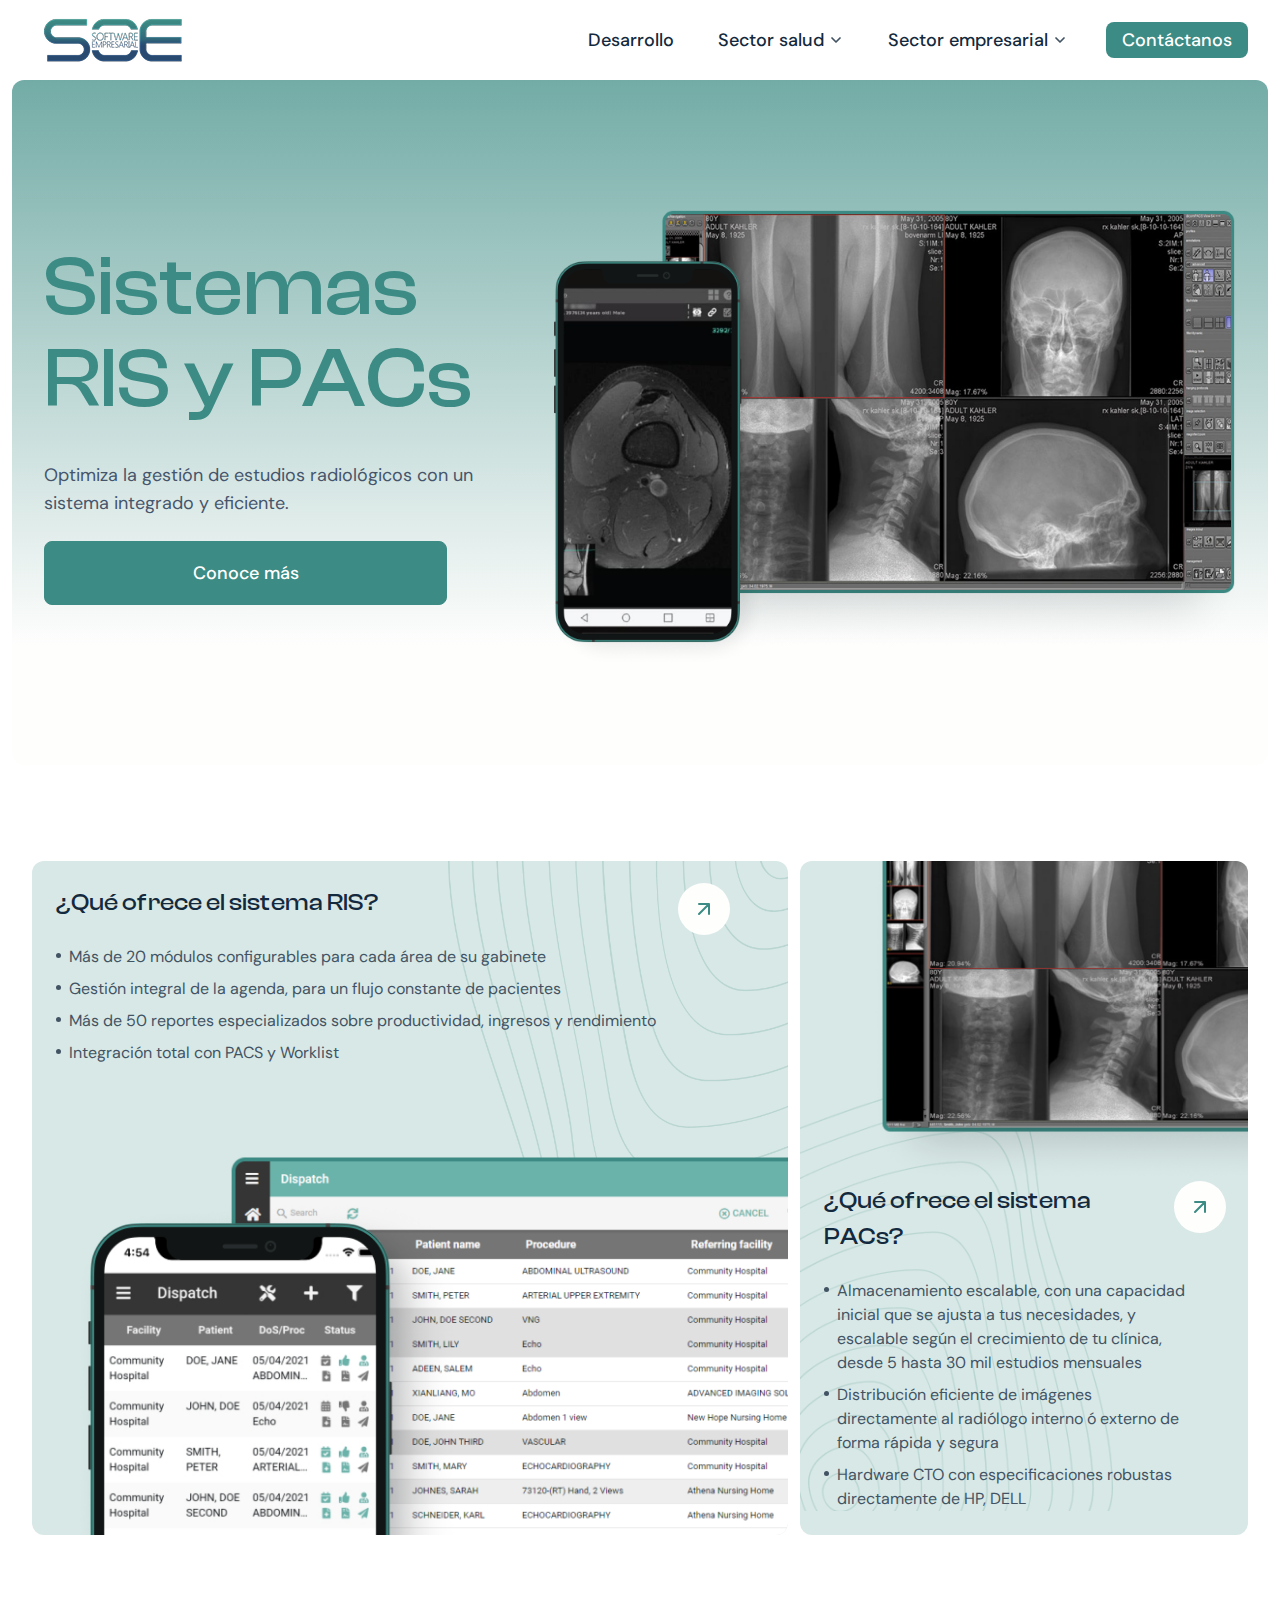
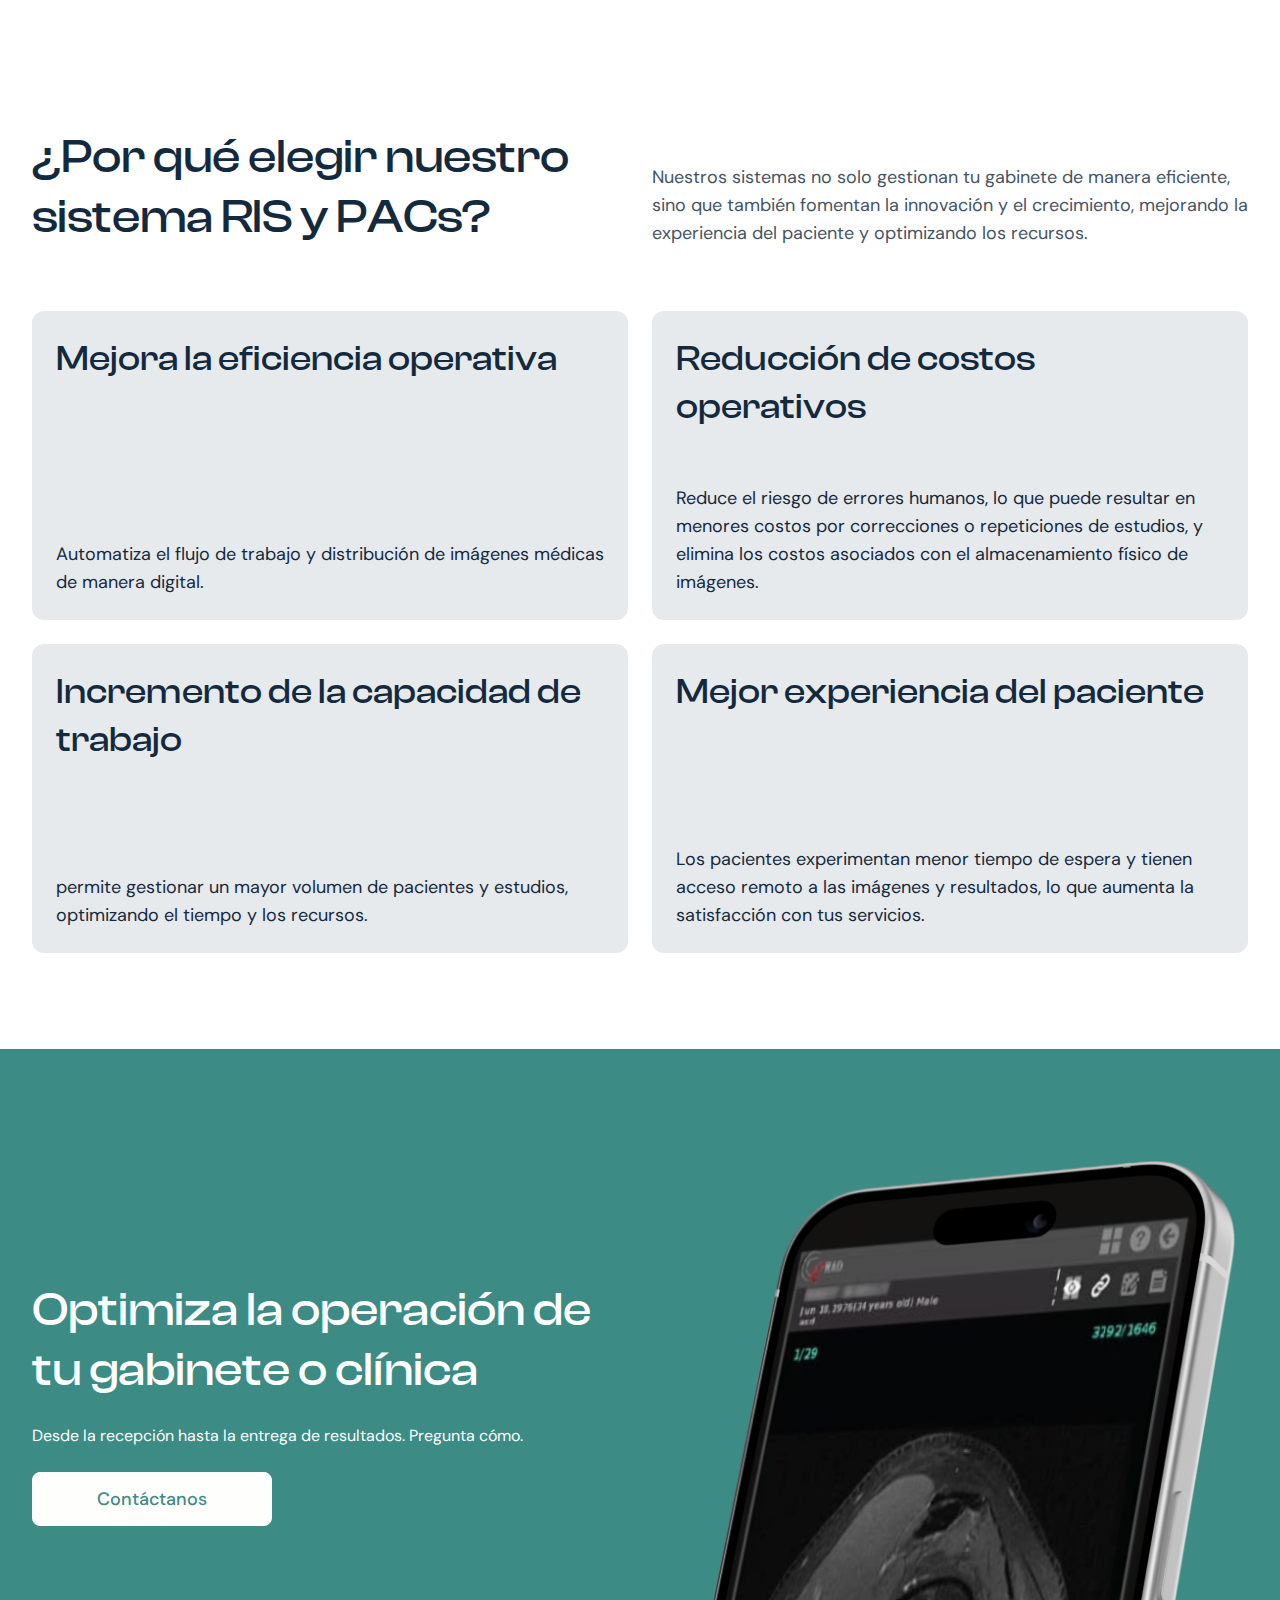
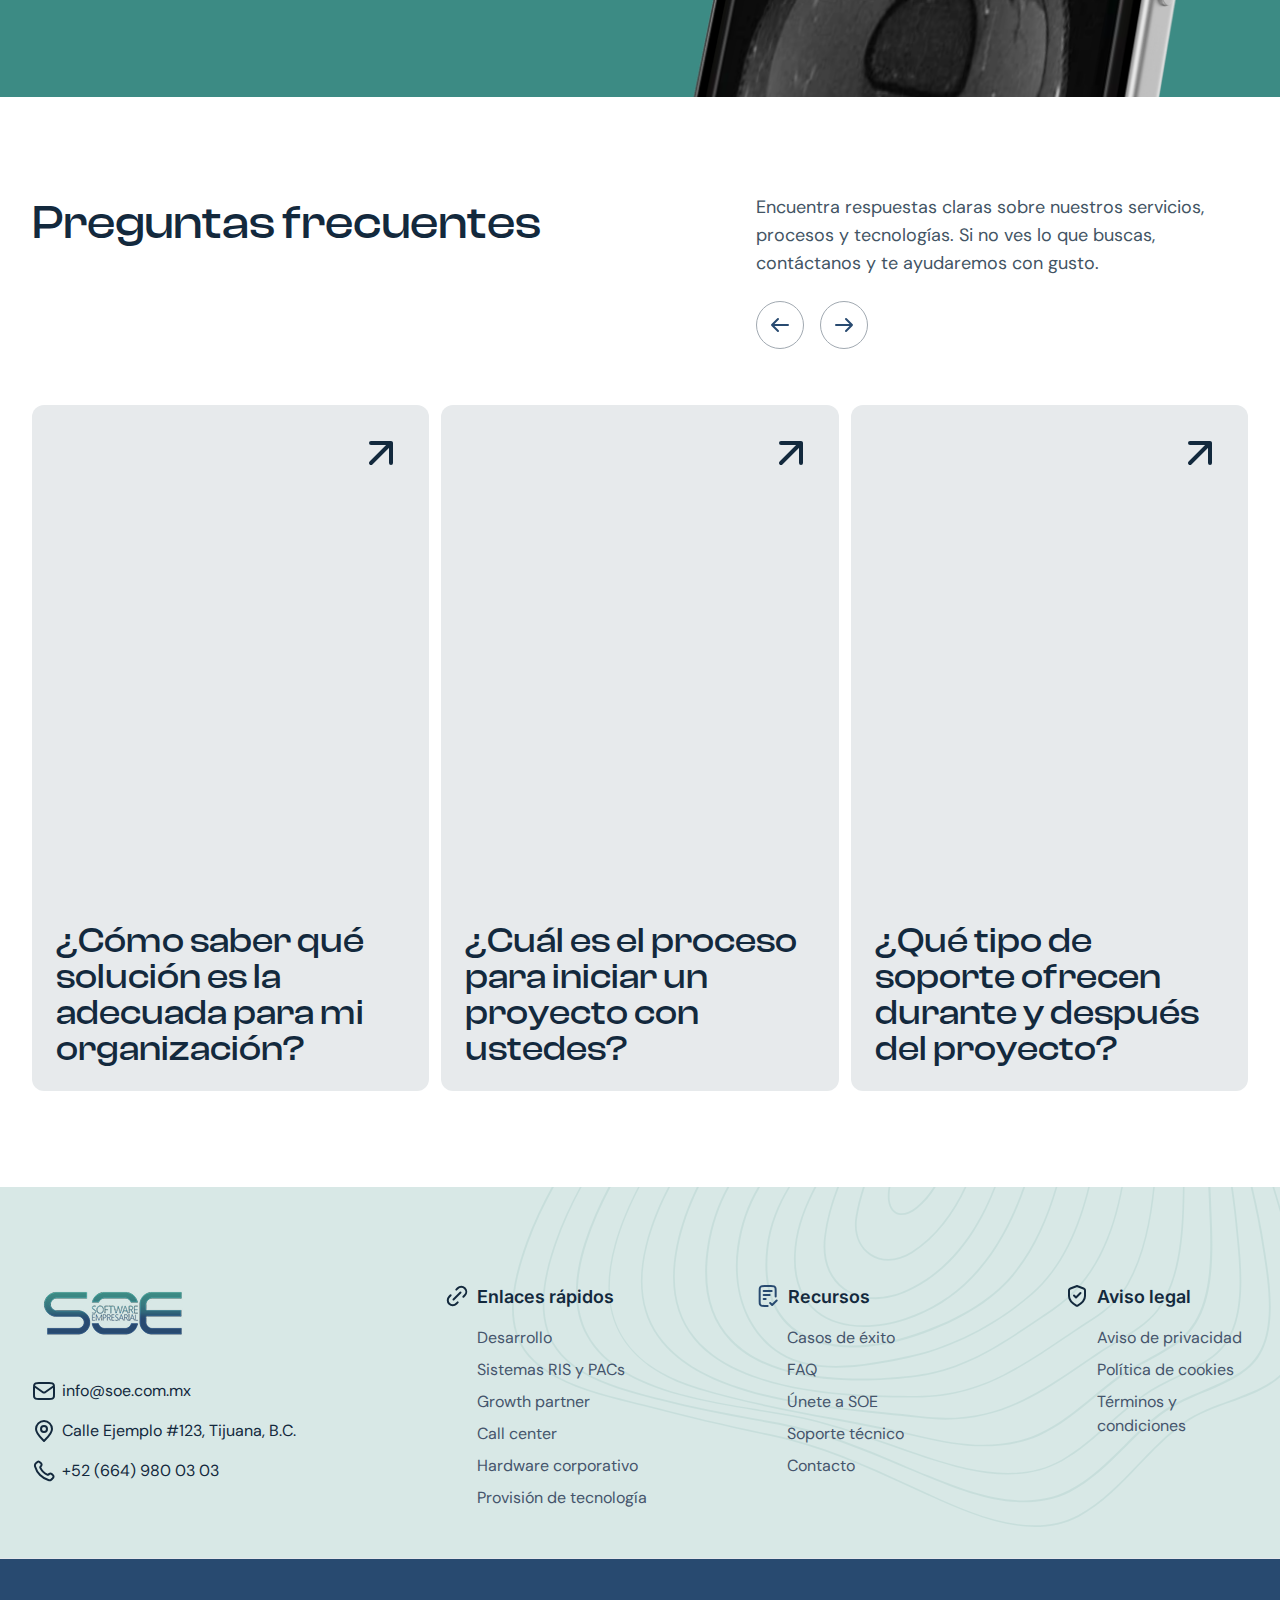
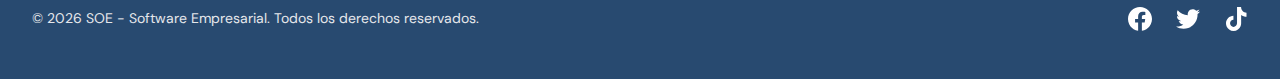
<file: src/systems.html>
<!DOCTYPE html>
<html lang="en" data-theme="light" class="scroll-smooth">

<head>
  <meta charset="UTF-8" />
  <meta name="viewport" content="width=device-width, initial-scale=1.0" />
  <title>SOE</title>

  <!-- favicon  -->
  <link rel="apple-touch-icon" sizes="180x180" href="./images/favicon/apple-touch-icon.png" />
  <link rel="icon" type="image/png" sizes="32x32" href="./images/favicon/favicon-32x32.png" />
  <link rel="icon" type="image/png" sizes="16x16" href="./images/favicon/favicon-16x16.png" />
  <link rel="manifest" href="./images/favicon/site.webmanifest" />

  <!-- google font  -->
  <link rel="preconnect" href="https://fonts.googleapis.com" />
  <link rel="preconnect" href="https://fonts.gstatic.com" crossorigin />
  <link
    href="https://fonts.googleapis.com/css2?family=DM+Sans:ital,opsz,wght@0,9..40,100..1000;1,9..40,100..1000&family=Inter:ital,opsz,wght@0,14..32,100..900;1,14..32,100..900&display=swap"
    rel="stylesheet" />
  <!-- swiper css -->
  <link rel="stylesheet" href="./css/swiper-bundle.min.css" />
  <!-- custom font start  -->
  <link rel="stylesheet" href="./fonts/web-clash-display/css/clash-display.css" />
  <link rel="stylesheet" href="./css/style.min.css" />
</head>

<body>
  <!-- Preloader -->
  <div id="preloader" class="fixed inset-0 bg-white z-50 flex items-center justify-center">
    <img src="./images/soe-logo.png" alt="soe-logo" />
    <div
      class="w-16 h-16 border-4 border-gray-300 rounded-full spinner border-t-blue-500 absolute left-0 right-0 m-auto">
    </div>
  </div>

  <!-- Header -->
  <header class="bg-white py-2.5 sticky top-0 z-30 lg:shadow-none shadow-xl">
    <!-- desktop nav -->
    <div class="container flex flex-row justify-between gap-5 lg:gap-8 items-center">
      <a href="index.html"><img src="./images/soe-logo.png" alt="gembet" class="xl:w-auto w-[116px]" /></a>

      <div class="md:hidden">
        <button
          class="justify-center text-text-body-primary text-xs font-medium font-Inter leading-none text-center flex flex-col gap-1"
          data-mobile-menu-toggle="">
          <img src="./images/menu.svg" alt="menu" />
        </button>
      </div>
      <!-- Desktop Nav -->
      <nav class="hidden md:flex space-x-4 items-center">
        <ul class="flex flex-row gap-5 lg:gap-8 items-center">
          <li>
            <a href="./development.html"
              class="text-slate-800 text-base lg:text-lg font-medium leading-7 transition-all px-1.5 py-1 hover:text-slate-500 active:text-slate-500 focus:text-slate-500">Desarrollo</a>
          </li>
          <li class="relative dropdown transition-all">
            <button
              class="dropdown-toggle flex justify-center items-center transition-all cursor-pointer text-slate-800 text-base lg:text-lg font-medium leading-7 px-1.5 py-1 gap-1 hover:text-slate-500"
              data-dropdown>
              Sector salud
              <svg xmlns="http://www.w3.org/2000/svg" width="16" height="16" viewBox="0 0 16 16" fill="none"
                class="transition-all">
                <path d="M4 6L8 10L12 6" stroke="#425464" stroke-width="1.75" stroke-linecap="round"
                  stroke-linejoin="round" />
              </svg>
            </button>
            <div
              class="dropdown-menu dropdown-content transition-all right-0 w-[250px] p-3 bg-white rounded-xl shadow-custom absolute">
              <ul class="flex flex-col">
                <li>
                  <a href="./systems.html"
                    class="flex flex-row gap-3 p-3 hover:bg-zinc-200 active:bg-zinc-200 focus:bg-zinc-200 rounded-lg transition-all duration-300 text-slate-800 text-base lg:text-lg font-medium leading-7">
                    Sistemas RIS y PACs
                  </a>
                </li>

                <li>
                  <a href="./partner.html"
                    class="flex flex-row gap-3 p-3 hover:bg-zinc-200 active:bg-zinc-200 focus:bg-zinc-200 rounded-lg transition-all duration-300 text-slate-800 text-base lg:text-lg font-medium leading-7">
                    Growth partner
                  </a>
                </li>
                <li>
                  <a href="./call-center.html"
                    class="flex flex-row gap-3 p-3 hover:bg-zinc-200 active:bg-zinc-200 focus:bg-zinc-200 rounded-lg transition-all duration-300 text-slate-800 text-base lg:text-lg font-medium leading-7">
                    Call center
                  </a>
                </li>
              </ul>
            </div>
          </li>
          <li class="relative dropdown transition-all">
            <button
              class="dropdown-toggle flex justify-center items-center transition-all cursor-pointer text-slate-800 text-base lg:text-lg font-medium leading-7 px-1.5 py-1 gap-1 hover:text-slate-500"
              data-dropdown>
              Sector empresarial
              <svg xmlns="http://www.w3.org/2000/svg" width="16" height="16" viewBox="0 0 16 16" fill="none"
                class="transition-all">
                <path d="M4 6L8 10L12 6" stroke="#425464" stroke-width="1.75" stroke-linecap="round"
                  stroke-linejoin="round" />
              </svg>
            </button>
            <div
              class="dropdown-menu dropdown-content transition-all right-0 w-[250px] p-3 bg-white rounded-xl shadow-custom absolute">
              <ul class="flex flex-col">
                <li>
                  <a href="./hardware.html"
                    class="flex flex-row gap-3 p-3 hover:bg-zinc-200 active:bg-zinc-200 focus:bg-zinc-200 rounded-lg transition-all duration-300 text-slate-800 text-base lg:text-lg font-medium leading-7">
                    Hardware corporativo
                  </a>
                </li>

                <li>
                  <a href="./soluciones.html"
                    class="flex flex-row gap-3 p-3 hover:bg-zinc-200 active:bg-zinc-200 focus:bg-zinc-200 rounded-lg transition-all duration-300 text-slate-800 text-base lg:text-lg font-medium leading-7">
                    Provisión de tecnología 
                  </a>
                </li>
              </ul>
            </div>
          </li>
          <li class="relative dropdown group transition-all">
            <button
              class="dropdown-toggle flex justify-center items-center transition-all cursor-pointer text-white text-base lg:text-lg font-medium leading-7 px-2 lg:px-4 py-1 gap-1 bg-slate-500 rounded-lg linkify"
              data-href="./contactanos.html" data-dropdown>
              Contáctanos
            </button>
            <div
              class="dropdown-menu dropdown-content absolute group-hover:!block transition-all right-0 w-[350px] p-3 bg-white rounded-xl shadow-custom">
              <ul class="flex flex-col">
                <li>
                  <a href="mailto:+52 664 980 03 03"
                    class="flex flex-row gap-3 p-3 hover:bg-zinc-200 active:bg-zinc-200 focus:bg-zinc-200 rounded-lg transition-all duration-300">
                    <span class="">
                      <img src="./images/call.svg" alt="call" />
                    </span>
                    <span class="flex flex-col">
                      <span class="text-slate-800 text-base lg:text-lg font-medium leading-7">Atención telefónica</span>
                      <span class="text-slate-600 text-base lg:text-lg font-normal leading-7">+52 (664) 980 03 03</span>
                    </span>
                  </a>
                </li>

                <li>
                  <a href="https://wa.link/tjyxcl"
                    class="flex flex-row gap-3 p-3 hover:bg-zinc-200 active:bg-zinc-200 focus:bg-zinc-200 rounded-lg transition-all duration-300">
                    <span class="">
                      <img src="./images/whatsapp-dropdown.svg" alt="whatsapp" />
                    </span>
                    <span class="flex flex-col">
                      <span class="text-slate-800 text-base lg:text-lg font-medium leading-7">WhatsApp</span>
                      <span class="text-slate-600 text-base lg:text-lg font-normal leading-7">+52 (664) 980 03 03</span>
                    </span>
                  </a>
                </li>
                <li>
                  <a href="mailto:info@soe.com.mx"
                    class="flex flex-row gap-3 p-3 hover:bg-zinc-200 active:bg-zinc-200 focus:bg-zinc-200 rounded-lg transition-all duration-300">
                    <span class="">
                      <img src="./images/mail-dropdown.svg" alt="mail" />
                    </span>
                    <span class="flex flex-col">
                      <span class="text-slate-800 text-base lg:text-lg font-medium leading-7">Enviar mensaje</span>
                      <span class="text-slate-600 text-base lg:text-lg font-normal leading-7">info@soe.com.mx</span>
                    </span>
                  </a>
                </li>
                <li>
                  <a href=""
                    class="flex flex-row gap-3 p-3 hover:bg-zinc-200 active:bg-zinc-200 focus:bg-zinc-200 rounded-lg transition-all duration-300">
                    <span class="">
                      <img src="./images/location-dropdown.svg" alt="location" />
                    </span>
                    <span class="flex flex-col">
                      <span class="text-slate-800 text-base lg:text-lg font-medium leading-7">Dirección</span>
                      <span class="text-slate-600 text-base lg:text-lg font-normal leading-7">Calle Ejemplo #123,
                        Tijuana, B.C.</span>
                    </span>
                  </a>
                </li>
              </ul>
            </div>
          </li>
        </ul>
      </nav>
    </div>

    <!-- Mobile Offcanvas -->
    <div class="offcanvas fixed inset-0 bg-white bg-opacity-50 h-screen overflow-y-auto z-50 md:hidden" id="mobileMenu">
      <div class="bg-white w-full max-w-full h-full py-4 relative">
        <div class="flex flex-row items-center justify-between px-4">
          <a href="">
            <img src="./images/soe-logo.png" alt="logo" class="w-[120px]" />
          </a>
          <button class="cursor-pointer" data-close-mobile>
            <img src="./images/close.svg" alt="close" />
          </button>
        </div>
        <div class="mt-5 px-4">
          <nav class="flex space-x-4 items-center">
            <ul class="flex flex-col gap-5">
              <li class="flex flex-col justify-start text-start">
                <a href="./development.html"
                  class="text-slate-800 text-base lg:text-lg font-medium leading-7 transition-all px-1.5 py-1 hover:text-slate-500 active:text-slate-500 focus:text-slate-500">Desarrollo</a>
              </li>

              <li class="relative dropdown transition-all flex flex-col justify-start">
                <button
                  class="dropdown-toggle flex justify-start items-center transition-all cursor-pointer text-slate-800 text-base lg:text-lg font-medium leading-7 px-1.5 py-1 gap-1 hover:text-slate-500 active:text-slate-500 focus:text-slate-500"
                  data-dropdown>
                  Sector salud
                  <svg xmlns="http://www.w3.org/2000/svg" width="16" height="16" viewBox="0 0 16 16" fill="none"
                    class="transition-all">
                    <path d="M4 6L8 10L12 6" stroke="#425464" stroke-width="1.75" stroke-linecap="round"
                      stroke-linejoin="round" />
                  </svg>
                </button>
                <div class="dropdown-menu dropdown-content transition-all w-full p-3 rounded-xl">
                  <ul class="flex flex-col">
                    <li>
                      <a href="./systems.html"
                        class="flex flex-row gap-3 p-3 hover:bg-zinc-200 active:bg-zinc-200 focus:bg-zinc-200 rounded-lg transition-all duration-300 text-slate-800 text-base lg:text-lg font-medium leading-7">
                        Sistemas RIS y PACs
                      </a>
                    </li>

                    <li>
                      <a href="./partner.html"
                        class="flex flex-row gap-3 p-3 hover:bg-zinc-200 active:bg-zinc-200 focus:bg-zinc-200 rounded-lg transition-all duration-300 text-slate-800 text-base lg:text-lg font-medium leading-7">
                        Growth partner
                      </a>
                    </li>
                    <li>
                      <a href="./call-center.html"
                        class="flex flex-row gap-3 p-3 hover:bg-zinc-200 active:bg-zinc-200 focus:bg-zinc-200 rounded-lg transition-all duration-300 text-slate-800 text-base lg:text-lg font-medium leading-7">
                        Call center
                      </a>
                    </li>
                  </ul>
                </div>
              </li>
              <li class="relative dropdown transition-all flex flex-col justify-start">
                <button
                  class="dropdown-toggle flex justify-start items-center transition-all cursor-pointer text-slate-800 text-base lg:text-lg font-medium leading-7 px-1.5 py-1 gap-1 hover:text-slate-500 active:text-slate-500 focus:text-slate-500"
                  data-dropdown>
                  Sector empresarial
                  <svg xmlns="http://www.w3.org/2000/svg" width="16" height="16" viewBox="0 0 16 16" fill="none"
                    class="transition-all">
                    <path d="M4 6L8 10L12 6" stroke="#425464" stroke-width="1.75" stroke-linecap="round"
                      stroke-linejoin="round" />
                  </svg>
                </button>
                <div class="dropdown-menu dropdown-content transition-all w-full p-3 bg-white rounded-xl">
                  <ul class="flex flex-col">
                    <li>
                      <a href="./hardware.html"
                        class="flex flex-row gap-3 p-3 hover:bg-zinc-200 active:bg-zinc-200 focus:bg-zinc-200 rounded-lg transition-all duration-300 text-slate-800 text-base lg:text-lg font-medium leading-7">
                        Hardware corporativo
                      </a>
                    </li>

                    <li>
                      <a href="./soluciones.html"
                        class="flex flex-row gap-3 p-3 hover:bg-zinc-200 active:bg-zinc-200 focus:bg-zinc-200 rounded-lg transition-all duration-300 text-slate-800 text-base lg:text-lg font-medium leading-7">
                        Provisión de tecnología 
                      </a>
                    </li>
                  </ul>
                </div>
              </li>
            </ul>
          </nav>
        </div>
        <div class="pt-6">
          <div class="border-b border-[#E7EAEC]"></div>
          <div class="px-4 py-6 flex flex-row justify-around">
            <ul class="space-y-3">
              <li class="flex flex-row gap-1 items-center">
                <img src="./images/list-menu.svg" alt="recursos" />
                <h4 class="text-basic-black text-base font-DMSans font-medium">
                  Recursos
                </h4>
              </li>
              <li>
                <a href="#" class="text-basic-black text-sm font-DMSans font-normal">Casos de éxito</a>
              </li>
              <li>
                <a href="#" class="text-basic-black text-sm font-DMSans font-normal">FAQ</a>
              </li>
              <li>
                <a href="#" class="text-basic-black text-sm font-DMSans font-normal">Únete a SOE</a>
              </li>
            </ul>
            <ul class="space-y-3">
              <li class="flex flex-row gap-1 items-center">
                <img src="./images/shield-menu.svg" alt="recursos" />
                <h4 class="text-basic-black text-base font-DMSans font-medium">
                  Aviso legal
                </h4>
              </li>
              <li>
                <a href="#" class="text-basic-black text-sm font-DMSans font-normal">Aviso de privacidad</a>
              </li>
              <li>
                <a href="#" class="text-basic-black text-sm font-DMSans font-normal">FAQ</a>
              </li>
              <li>
                <a href="#" class="text-basic-black text-sm font-DMSans font-normal">Términos y condiciones</a>
              </li>
            </ul>
          </div>
          <div class="px-4">
            <a href="./contactanos.html"
              class="flex justify-center items-center transition-all cursor-pointer text-white text-base lg:text-lg font-medium leading-7 px-2 lg:px-4 py-[10px] gap-1 bg-slate-500 rounded-lg">
              Contáctanos
            </a>
            <div class="pt-6">
              <ul class="flex flex-col">
                <li>
                  <a href="mailto:+52 664 980 03 03"
                    class="flex flex-row gap-3 p-3 hover:bg-zinc-200 active:bg-zinc-200 focus:bg-zinc-200 rounded-lg transition-all duration-300">
                    <span class="mt-1">
                      <img src="./images/call.svg" alt="call" />
                    </span>
                    <span class="flex flex-col">
                      <span class="text-slate-800 text-base lg:text-lg font-medium leading-7">Atención telefónica</span>
                      <span class="text-slate-600 text-base lg:text-lg font-normal leading-7">+52 (664) 980 03 03</span>
                    </span>
                  </a>
                </li>

                <li>
                  <a href="https://wa.link/tjyxcl"
                    class="flex flex-row gap-3 p-3 hover:bg-zinc-200 active:bg-zinc-200 focus:bg-zinc-200 rounded-lg transition-all duration-300">
                    <span class="mt-1">
                      <img src="./images/whatsapp-dropdown.svg" alt="whatsapp" />
                    </span>
                    <span class="flex flex-col">
                      <span class="text-slate-800 text-base lg:text-lg font-medium leading-7">WhatsApp</span>
                      <span class="text-slate-600 text-base lg:text-lg font-normal leading-7">+52 (664) 980 03 03</span>
                    </span>
                  </a>
                </li>
                <li>
                  <a href="mailto:info@soe.com.mx"
                    class="flex flex-row gap-3 p-3 hover:bg-zinc-200 active:bg-zinc-200 focus:bg-zinc-200 rounded-lg transition-all duration-300">
                    <span class="mt-1">
                      <img src="./images/mail-dropdown.svg" alt="mail" />
                    </span>
                    <span class="flex flex-col">
                      <span class="text-slate-800 text-base lg:text-lg font-medium leading-7">Enviar mensaje</span>
                      <span class="text-slate-600 text-base lg:text-lg font-normal leading-7">info@soe.com.mx</span>
                    </span>
                  </a>
                </li>
                <li>
                  <a href=""
                    class="flex flex-row gap-3 p-3 hover:bg-zinc-200 active:bg-zinc-200 focus:bg-zinc-200 rounded-lg transition-all duration-300">
                    <span class="mt-1">
                      <img src="./images/location-dropdown.svg" alt="location" />
                    </span>
                    <span class="flex flex-col">
                      <span class="text-slate-800 text-base lg:text-lg font-medium leading-7">Dirección</span>
                      <span class="text-slate-600 text-base lg:text-lg font-normal leading-7">Calle Ejemplo #123,
                        Tijuana, B.C.</span>
                    </span>
                  </a>
                </li>
              </ul>
            </div>
          </div>
        </div>
      </div>
    </div>
  </header>

  <main>
    <!-- tectnologia start -->
    <section class="tecnologia px-3">
      <div class="py-12 md:pt-15 md:pb-0  lg:py-24 tecnologia-bg rounded-xl">
        <!-- desktop -->
        <div class="relative w-full hidden lg:block">
          <!-- Slider wrapper with only left container spacing -->
          <div class="overflow-x-auto container">
            <div class="grid lg:grid-cols-12 grid-cols-1 items-center lg:gap-4 overflow-x-hidden">
              <div class="flex flex-col items-center lg:items-start gap-9 lg:col-span-5">
                <h1
                  class="text-slate-500 text-[46px] md:text-7xl xl:text-[84px] font-medium font-ClashDisplay leading-[54px] md:leading-[84px] xl:leading-[92px] lg:w-[665px] max-w-full text-center lg:text-left">
                  Sistemas RIS y PACs
                </h1>
                <div class="flex flex-col gap-6 lg:w-[435px] max-w-full">
                  <p class="text-slate-600 text-lg font-normal leading-7 text-center lg:text-start">
                    Optimiza la gestión de estudios radiológicos con un
                    sistema integrado y eficiente.
                  </p>

                  <a href="#"
                    class="w-full max-w-[403px] min-h-16 max-h-16 p-4 bg-slate-500 border border-slate-500 hover:bg-transparent hover:text-slate-500 active:text-slate-500 focus:text-slate-500 rounded-lg inline-flex flex-col justify-center items-center gap-3.5 text-center text-white text-lg font-medium leading-7 self-center lg:self-start focus:bg-white focus:shadow transition-colors duration-300">
                    Conoce más
                  </a>
                </div>
              </div>
              <div class="lg:col-span-7 text-right mx-auto lg:mx-0 lg:-mr-3.5">
                <img src="./images/systems-banners.png" alt="systems-banners" class="" />
              </div>
            </div>
          </div>
        </div>
        <!-- tab mobile -->
        <div class="lg:hidden w-full space-y-[50px]">
          <div class="container md:!p-0">
            <div class="flex flex-col items-center gap-9">
              <h2
                class="text-slate-500 text-[46px] md:text-7xl lg:text-[84px] font-medium font-ClashDisplay leading-[54px] md:leading-[84px] lg:leading-[92px] lg:w-[665px] max-w-full text-center">
                Sistemas RIS y PACs
              </h2>
              <div class="flex flex-col gap-6 w-full">
                <p
                  class="text-slate-600 text-lg font-normal leading-7 text-center w-full lg:max-w-full max-w-[435px] lg:mx-0 mx-auto">
                  Optimiza la gestión de estudios radiológicos con un sistema
                  integrado y eficiente.
                </p>

                <a href="#"
                  class="w-full max-w-[403px] min-h-16 max-h-16 p-4 bg-slate-500 border border-slate-500 hover:bg-transparent hover:text-slate-500 active:text-slate-500 focus:text-slate-500 rounded-lg inline-flex flex-col justify-center items-center gap-3.5 text-center text-white text-base md:text-lg font-medium leading-7 self-center focus:bg-white focus:shadow transition-colors duration-300">
                  Conoce más
                </a>
              </div>
            </div>
          </div>
          <div class="relative w-full -right-3">
            <!-- Slider wrapper with only left container spacing -->
            <div class="overflow-x-auto pl-4 sm:pl-8 xl:pl-16 2xl:pl-[calc((100vw-1216px)/2)]">
              <div class="w-full h-full z-10 pointer-events-none">
                <img src="./images/sys-banner-tab.png" alt="systems-banners" class="w-full hidden md:block" />
                <img src="./images/sys-banner-phone.png" alt="systems-banners" class="w-full md:hidden" />
              </div>
            </div>
          </div>
        </div>
      </div>
    </section>
    <!-- tecnologia end -->

    <section class="py-12 md:py-15 lg:py-24">
      <div class="container grid grid-cols-1 lg:grid-cols-8 gap-3 md:min-h-[590px] lg:min-h-[674px]">
        <!-- 1st -->
        <div
          class="relative col-span-1 lg:col-span-5 h-full w-full rounded-xl px-3 py-6 md:p-6 text-white bg-light-green overflow-hidden gap-6 flex flex-col lg:flex-row justify-between items-start">
          <div class="gap-6 flex flex-row justify-between items-start">
            <div class="space-y-6 z-1">
              <h4
                class="text-xl md:text-[22px] lg:text-2xl font-medium leading-[24px] md:leading-[30px] lg:leading-[36px] text-basic-black font-ClashDisplay">
                ¿Qué ofrece el sistema RIS?
              </h4>
              <ul
                class="space-y-1 lg:space-y-2 font-normal text-sm md:text-base text-gray-dark list-disc list-inside lg:m-0 md:-mr-5">
                <li class="flex items-start gap-2">
                  <span class="min-h-[5px] min-w-[5px] inline-block rounded-full bg-gray-dark mt-2"></span>
                  Más de 20 módulos configurables para cada área de su
                  gabinete
                </li>
                <li class="flex items-start gap-2">
                  <span class="min-h-[5px] min-w-[5px] inline-block rounded-full bg-gray-dark mt-2"></span>
                  Gestión integral de la agenda, para un flujo constante de
                  pacientes
                </li>
                <li class="flex items-start gap-2">
                  <span class="min-h-[5px] min-w-[5px] inline-block rounded-full bg-gray-dark mt-2"></span>
                  Más de 50 reportes especializados sobre productividad,
                  ingresos y rendimiento
                </li>
                <li class="flex items-start gap-2">
                  <span class="min-h-[5px] min-w-[5px] inline-block rounded-full bg-gray-dark mt-2"></span>
                  Integración total con PACS y Worklist
                </li>
              </ul>
            </div>

            <div class="z-1">
              <a href="#"
                class="w-12 h-12 flex items-center justify-center rounded-full text-accent-secondary bg-basic-white group ring-2 ring-basic-white hover:bg-transparent hover:ring-accent-secondary transition duration-300 ease-in-out">
                <svg xmlns="http://www.w3.org/2000/svg" width="24" height="24" viewBox="0 0 24 24" fill="none"
                  class="w-6 h-6 stroke-accent-secondary group-hover:stroke-accent-secondary transition">
                  <path d="M7 17L17 7M17 7H7M17 7V17" stroke-width="2" stroke-linecap="round" stroke-linejoin="round" />
                </svg>
              </a>
            </div>
          </div>
          <!-- img -->
          <div class="inline-block lg:hidden w-full z-1 -mb-6 ml-6">
            <img src="./images/que-1.png" alt="" class="w-full h-auto" />
          </div>
          <!-- img -->
          <div class="hidden lg:inline-block absolute bottom-0 right-0 w-[95%] z-1">
            <img src="./images/que-1.png" alt="" class="w-full h-auto" />
          </div>

          <!-- Optional background overlay -->
          <div class="absolute top-0 right-0 w-[45%] pointer-events-none z-0">
            <img src="./images/wireframe-dev-1.png" alt="" class="w-full h-auto" />
          </div>
        </div>
        <!-- 2nd -->
        <div
          class="relative col-span-1 lg:col-span-3 h-full w-full rounded-xl px-3 py-6 md:p-6 text-white bg-light-green overflow-hidden flex flex-col items-end justify-end">
          <!-- img -->
          <div class="inline-block lg:hidden w-full md:w-[75%] z-1 -mt-6 -mr-6">
            <img src="./images/que-2.png" alt="" class="w-full h-auto" />
          </div>
          <div class="gap-6 flex flex-row justify-between items-start">
            <div class="space-y-6 z-1 ">
              <h4
                class="text-xl md:text-[22px] lg:text-2xl font-medium leading-[24px] md:leading-[30px] lg:leading-[36px] text-basic-black font-ClashDisplay">
                ¿Qué ofrece el sistema PACs?
              </h4>
              <ul
                class="space-y-1 lg:space-y-2 font-normal text-sm md:text-base text-gray-dark list-disc list-inside sm:-mr-[35px] -mr-[60px]">
                <li class="flex items-start gap-2">
                  <span class="min-h-[5px] min-w-[5px] inline-block rounded-full bg-gray-dark mt-2"></span>
                  Almacenamiento escalable, con una capacidad inicial que se
                  ajusta a tus necesidades, y escalable según el crecimiento
                  de tu clínica, desde 5 hasta 30 mil estudios mensuales
                </li>
                <li class="flex items-start gap-2">
                  <span class="min-h-[5px] min-w-[5px] inline-block rounded-full bg-gray-dark mt-2"></span>
                  Distribución eficiente de imágenes directamente al radiólogo
                  interno ó externo de forma rápida y segura
                </li>
                <li class="flex items-start gap-2">
                  <span class="min-h-[5px] min-w-[5px] inline-block rounded-full bg-gray-dark mt-2"></span>
                  Hardware CTO con especificaciones robustas directamente de
                  HP, DELL
                </li>
              </ul>
            </div>

            <div class="z-1">
              <a href="#"
                class="w-12 h-12 flex items-center justify-center rounded-full text-accent-secondary bg-basic-white group ring-2 ring-basic-white hover:bg-transparent hover:ring-accent-secondary transition duration-300 ease-in-out">
                <svg xmlns="http://www.w3.org/2000/svg" width="24" height="24" viewBox="0 0 24 24" fill="none"
                  class="w-6 h-6 stroke-accent-secondary group-hover:stroke-accent-secondary transition">
                  <path d="M7 17L17 7M17 7H7M17 7V17" stroke-width="2" stroke-linecap="round" stroke-linejoin="round" />
                </svg>
              </a>
            </div>
          </div>
          <!-- img -->
          <div class="hidden lg:inline-block absolute top-0 right-0 w-[85%] z-1">
            <img src="./images/que-2.png" alt="" class="w-full h-auto" />
          </div>

          <!-- Optional background overlay -->
          <div class="absolute botton-0 left-0 w-[70%] pointer-events-none z-0">
            <img src="./images/wireframe-dev-2.png" alt="" class="w-full h-auto" />
          </div>
        </div>
      </div>
    </section>
    <section class="py-12 md:py-15 lg:py-24">
      <div class="container space-y-9 md:space-y-16">
        <!-- text -->
        <div class="grid grid-cols-1 lg:grid-cols-2 gap-6 items-end lg:max-w-full max-w-[570px]">
          <h2
            class="text-basic-black text-[34px] md:text-4xl xl:text-5xl font-medium font-ClashDisplay leading-[46px] md:leading-[48px] xl:leading-[60px]">
            ¿Por qué elegir nuestro sistema RIS y PACs?
          </h2>
          <p class="text-gray-dark text-base md:text-lg font-normal md:leading-7 w-full lg:max-w-auto">
            Nuestros sistemas no solo gestionan tu gabinete de manera
            eficiente, sino que también fomentan la innovación y el
            crecimiento, mejorando la experiencia del paciente y optimizando
            los recursos.
          </p>
        </div>
        <!-- cards -->
        <div>
          <div class="grid grid-cols-1 md:grid-cols-2 lg:grid-cols-2 gap-6">
            <!-- card 1 -->
            <div
              class="flex flex-col justify-between flex-grow gap-6 bg-gray-light p-6 rounded-xl min-h-[300px] md:min-h-[350px] lg:min-h-[309px]">
              <h3
                class="text-basic-black text-2xl md:text-[28px] xl:text-4xl leading-8 md:leading-9 xl:leading-12 font-medium font-ClashDisplay">
                Mejora la eficiencia operativa
              </h3>
              <p
                class="text-basic-black font-normal text-base leading-6 md:text-lg md:leading-7 sm:max-w-full max-w-[290px]">
                Automatiza el flujo de trabajo y distribución de imágenes
                médicas de manera digital.
              </p>
            </div>
            <!-- card 2 -->
            <div
              class="flex flex-col justify-between flex-grow gap-6 bg-gray-light p-6 rounded-xl min-h-[300px] md:min-h-[350px] lg:min-h-[309px]">
              <h3
                class="text-basic-black text-2xl md:text-[28px] xl:text-4xl leading-8 md:leading-9 xl:leading-12 font-medium font-ClashDisplay">
                Reducción de costos operativos
              </h3>
              <p
                class="text-basic-black font-normal text-base leading-6 md:text-lg md:leading-7 sm:max-w-full max-w-[290px]">
                Reduce el riesgo de errores humanos, lo que puede resultar en
                menores costos por correcciones o repeticiones de estudios, y
                elimina los costos asociados con el almacenamiento físico de
                imágenes.
              </p>
            </div>
            <!-- card 3 -->
            <div
              class="flex flex-col justify-between flex-grow gap-6 bg-gray-light p-6 rounded-xl min-h-[300px] md:min-h-[350px] lg:min-h-[309px]">
              <h3
                class="text-basic-black text-2xl md:text-[28px] xl:text-4xl leading-8 md:leading-9 xl:leading-12 font-medium font-ClashDisplay">
                Incremento de la capacidad de trabajo
              </h3>
              <p
                class="text-basic-black font-normal text-base leading-6 md:text-lg md:leading-7 sm:max-w-full max-w-[290px]">
                permite gestionar un mayor volumen de pacientes y estudios,
                optimizando el tiempo y los recursos.
              </p>
            </div>
            <!-- card 4 -->
            <div
              class="flex flex-col justify-between flex-grow gap-6 bg-gray-light p-6 rounded-xl min-h-[300px] md:min-h-[350px] lg:min-h-[309px]">
              <h3
                class="text-basic-black text-2xl md:text-[28px] xl:text-4xl leading-8 md:leading-9 xl:leading-12 font-medium font-ClashDisplay">
                Mejor experiencia del paciente
              </h3>
              <p
                class="text-basic-black font-normal text-base leading-6 md:text-lg md:leading-7 sm:max-w-full max-w-[290px]">
                Los pacientes experimentan menor tiempo de espera y tienen
                acceso remoto a las imágenes y resultados, lo que aumenta la
                satisfacción con tus servicios.
              </p>
            </div>
          </div>
        </div>
      </div>
    </section>
    <!-- solutions start -->
    <section class="solutions bg-accent-secondary pt-12 md:pt-15">
      <div class="container flex flex-col lg:flex-row items-center justify-between gap-3 lg:gap-16">
        <div class="w-full lg:max-w-[660px] md:max-w-[570px] space-y-6 text-center lg:text-start">
          <h4
            class="text-[34px] md:text-4xl xl:text-5xl font-medium leading-11.5 md:leading-12 xl:leading-15 text-basic-white font-ClashDisplay">
            Optimiza la operación de tu gabinete o clínica
          </h4>
          <p class="font-normal text-sm md:text-base text-basic-white leading-5 md:leading-6 w-full">
            Desde la recepción hasta la entrega de resultados. Pregunta cómo.
          </p>
          <div>
            <a href="contactanos.html"
              class="px-16 py-3 bg-basic-white hover:bg-accent-secondary text-accent-secondary hover:text-basic-white text-lg font-medium rounded-lg inline-flex items-center justify-center transition duration-300 border border-basic-white sm:w-auto w-full">
              Contáctanos</a>
          </div>
        </div>
        <div class="w-full">
          <img src="./images/cta-phone-2.png" alt="phone top"
            class="w-[90%] lg:w-full mx-auto lg:mx-0 hidden md:block" />
          <img src="./images/cta-phone-phone.png" alt="phone top" class="w-full mx-auto block md:hidden pt-6" />
        </div>
      </div>
    </section>
    <!-- solutions end -->
    <!-- frecuentes preguntas start -->
    <section class="frecuentes py-12 md:py-15 lg:py-24">
      <!-- Optional container just for heading/alignment (not wrapping the slider) -->
      <div class="container flex flex-col md:flex-row items-start justify-between mb-8 gap-6">
        <div class="flex flex-col lg:flex-row justify-between items-start lg:items-start gap-6 w-full">
          <h2
            class="text-basic-black text-[34px] md:text-4xl xl:text-5xl font-medium font-ClashDisplay leading-[46px] md:leading-[48px] xl:leading-[60px]">
            Preguntas frecuentes
          </h2>

          <!-- doc -->
          <div class="flex flex-col items-start gap-6">
            <p class="text-gray-dark text-base md:text-lg font-normal md:leading-7 w-full lg:max-w-[492px]">
              Encuentra respuestas claras sobre nuestros servicios, procesos y
              tecnologías. Si no ves lo que buscas, contáctanos y te
              ayudaremos con gusto.
            </p>
            <!-- 👇 Custom Pagination Dots -->
            <div class="flex md:hidden lg:flex justify-start gap-4 items-center mb-6">
              <button
                class="frecuentes-prev cursor-pointer group w-12 h-12 rounded-full border border-gray-medium flex items-center justify-center hover:bg-[#13547A] transition">
                <svg xmlns="http://www.w3.org/2000/svg" viewBox="0 0 24 24" fill="none"
                  class="w-6 h-6 stroke-[#284A70] group-hover:stroke-basic-white transition">
                  <path d="M20 12H4M4 12L10 18M4 12L10 6" stroke-width="2" stroke-linecap="round"
                    stroke-linejoin="round" />
                </svg>
              </button>

              <button
                class="frecuentes-next cursor-pointer group w-12 h-12 rounded-full border border-gray-medium flex items-center justify-center hover:bg-accent-primary transition">
                <svg xmlns="http://www.w3.org/2000/svg" viewBox="0 0 24 24" fill="none"
                  class="w-6 h-6 stroke-[#284A70] group-hover:stroke-basic-white transition">
                  <path d="M4 12H20M20 12L14 6M20 12L14 18" stroke-width="2" stroke-linecap="round"
                    stroke-linejoin="round" />
                </svg>
              </button>
            </div>
          </div>
        </div>
        <!-- 👇 Custom Pagination Dots -->
        <div class="hidden md:flex lg:hidden justify-start gap-4 items-center">
          <button
            class="frecuentes-prev cursor-pointer group w-12 h-12 rounded-full border border-gray-medium flex items-center justify-center hover:bg-[#13547A] transition">
            <svg xmlns="http://www.w3.org/2000/svg" viewBox="0 0 24 24" fill="none"
              class="w-6 h-6 stroke-[#284A70] group-hover:stroke-basic-white transition">
              <path d="M20 12H4M4 12L10 18M4 12L10 6" stroke-width="2" stroke-linecap="round" stroke-linejoin="round" />
            </svg>
          </button>

          <button
            class="frecuentes-next cursor-pointer group w-12 h-12 rounded-full border border-gray-medium flex items-center justify-center hover:bg-accent-primary transition">
            <svg xmlns="http://www.w3.org/2000/svg" viewBox="0 0 24 24" fill="none"
              class="w-6 h-6 stroke-[#284A70] group-hover:stroke-basic-white transition">
              <path d="M4 12H20M20 12L14 6M20 12L14 18" stroke-width="2" stroke-linecap="round"
                stroke-linejoin="round" />
            </svg>
          </button>
        </div>
      </div>
      <div class="relative w-full">
        <!-- Slider wrapper with only left container spacing -->
        <div class="overflow-x-auto container xl:!pr-8 !pr-0">
          <!-- Swiper Container -->
          <div class="swiper frecuentesSwiper pl-4 pr-12 md:pl-8 md:pr-16 lg:pl-16 lg:pr-24 h-[584px] md:h-[686px]">
            <div class="swiper-wrapper overflow-x-visible">
              <!-- Slide 1 -->
              <div class="swiper-slide max-w-[calc(100%-80px)] shrink-0 h-full">
                <div
                  class="relative h-full w-full flex flex-col justify-end items-start rounded-xl p-6 bg-gray-light hover:bg-accent-primary text-white overflow-hidden group/slider groupItemNew">
                  <!-- main -->
                  <div class="inline-block group-hover/slider:hidden transition-opacity duration-400 item1">
                    <h4
                      class="text-2xl md:text-[28px] xl:text-4xl leading-8 md:leading-9 font-medium max-w-[372px] text-basic-black font-ClashDisplay">
                      ¿Cómo saber qué solución es la adecuada para mi
                      organización?
                    </h4>
                    <div class="absolute top-6 right-6">
                      <img src="./images/arrow-up-right.svg" alt="arrow-up-right" class="w-6 h-8 md:w-12 md:h-12" />
                    </div>
                  </div>
                  <!-- hover -->
                  <div class="hidden group-hover/slider:inline-block transition-opacity duration-400 item2">
                    <div class="absolute top-6 right-6">
                      <img src="./images/arrow-down-left.svg" alt="arrow-up-left" class="w-6 h-8 md:w-12 md:h-12" />
                    </div>
                    <h4
                      class="text-2xl md:text-[28px] xl:text-4xl leading-8 md:leading-9 font-medium max-w-[372px] text-white font-ClashDisplay">
                      ¿Cómo saber qué solución es la adecuada para mi
                      organización?
                    </h4>
                    <p class="font-normal text-sm md:text-base text-basic-white leading-5 md:leading-6 pt-6">
                      Antes de comenzar cualquier proyecto, analizamos tus
                      necesidades específicas mediante una consultoría inicial
                      gratuita. Evaluamos el sector en el que operas, tus
                      objetivos, y el estado actual de tu infraestructura o
                      procesos. Con base en ese diagnóstico, te proponemos una
                      solución personalizada que se alinee con tus metas, ya
                      sea en tecnología médica, empresarial o desarrollo de
                      software. Nuestro enfoque es ofrecer solo lo que
                      realmente necesitas, sin soluciones genéricas.
                    </p>
                  </div>
                </div>
              </div>
              <!-- Slide 2 -->
              <div class="swiper-slide max-w-[calc(100%-80px)] shrink-0 h-full">
                <div
                  class="relative h-full w-full flex flex-col justify-end items-start rounded-xl p-6 bg-gray-light hover:bg-accent-primary text-white overflow-hidden group/slider groupItemNew">
                  <!-- main -->
                  <div class="inline-block group-hover/slider:hidden transition-opacity duration-400 item1">
                    <h4
                      class="text-2xl md:text-[28px] xl:text-4xl leading-8 md:leading-9 font-medium max-w-[372px] text-basic-black font-ClashDisplay">
                      ¿Cuál es el proceso para iniciar un proyecto con
                      ustedes?
                    </h4>
                    <div class="absolute top-6 right-6">
                      <img src="./images/arrow-up-right.svg" alt="arrow-up-right" class="w-6 h-8 md:w-12 md:h-12" />
                    </div>
                  </div>
                  <!-- hover -->
                  <div class="hidden group-hover/slider:inline-block transition-opacity duration-400 item2">
                    <div class="absolute top-6 right-6">
                      <img src="./images/arrow-down-left.svg" alt="arrow-up-left" class="w-6 h-8 md:w-12 md:h-12" />
                    </div>
                    <h4
                      class="text-2xl md:text-[28px] xl:text-4xl leading-8 md:leading-9 font-medium max-w-[372px] text-white font-ClashDisplay">
                      ¿Cuál es el proceso para iniciar un proyecto con
                      ustedes?
                    </h4>
                    <p class="font-normal text-sm md:text-base text-basic-white leading-5 md:leading-6 pt-6">
                      Antes de comenzar cualquier proyecto, analizamos tus
                      necesidades específicas mediante una consultoría inicial
                      gratuita. Evaluamos el sector en el que operas, tus
                      objetivos, y el estado actual de tu infraestructura o
                      procesos. Con base en ese diagnóstico, te proponemos una
                      solución personalizada que se alinee con tus metas, ya
                      sea en tecnología médica, empresarial o desarrollo de
                      software. Nuestro enfoque es ofrecer solo lo que
                      realmente necesitas, sin soluciones genéricas.
                    </p>
                  </div>
                </div>
              </div>
              <!-- Slide 3 -->
              <div class="swiper-slide max-w-[calc(100%-80px)] shrink-0 h-full">
                <div
                  class="relative h-full w-full flex flex-col justify-end items-start rounded-xl p-6 bg-gray-light hover:bg-accent-primary text-white overflow-hidden group/slider groupItemNew">
                  <!-- main -->
                  <div class="inline-block group-hover/slider:hidden transition-opacity duration-400 item1">
                    <h4
                      class="text-2xl md:text-[28px] xl:text-4xl leading-8 md:leading-9 font-medium max-w-[372px] text-basic-black font-ClashDisplay">
                      ¿Qué tipo de soporte ofrecen durante y después del
                      proyecto?
                    </h4>
                    <div class="absolute top-6 right-6">
                      <img src="./images/arrow-up-right.svg" alt="arrow-up-right" class="w-6 h-8 md:w-12 md:h-12" />
                    </div>
                  </div>
                  <!-- hover -->
                  <div class="hidden group-hover/slider:inline-block transition-opacity duration-400 item2">
                    <div class="absolute top-6 right-6">
                      <img src="./images/arrow-down-left.svg" alt="arrow-up-left" class="w-6 h-8 md:w-12 md:h-12" />
                    </div>
                    <h4
                      class="text-2xl md:text-[28px] xl:text-4xl leading-8 md:leading-9 font-medium max-w-[372px] text-white font-ClashDisplay">
                      ¿Qué tipo de soporte ofrecen durante y después del
                      proyecto?
                    </h4>
                    <p class="font-normal text-sm md:text-base text-basic-white leading-5 md:leading-6 pt-6">
                      Antes de comenzar cualquier proyecto, analizamos tus
                      necesidades específicas mediante una consultoría inicial
                      gratuita. Evaluamos el sector en el que operas, tus
                      objetivos, y el estado actual de tu infraestructura o
                      procesos. Con base en ese diagnóstico, te proponemos una
                      solución personalizada que se alinee con tus metas, ya
                      sea en tecnología médica, empresarial o desarrollo de
                      software. Nuestro enfoque es ofrecer solo lo que
                      realmente necesitas, sin soluciones genéricas.
                    </p>
                  </div>
                </div>
              </div>
              <!-- Slide 4 -->
              <div class="swiper-slide max-w-[calc(100%-80px)] shrink-0 h-full">
                <div
                  class="relative h-full w-full flex flex-col justify-end items-start rounded-xl p-6 bg-gray-light hover:bg-accent-primary text-white overflow-hidden group/slider groupItemNew">
                  <!-- main -->
                  <div class="inline-block group-hover/slider:hidden transition-opacity duration-400 item1">
                    <h4
                      class="text-2xl md:text-[28px] xl:text-4xl leading-8 md:leading-9 font-medium max-w-[372px] text-basic-black font-ClashDisplay">
                      ¿Hay costos adicionales por soporte o mantenimiento?
                    </h4>
                    <div class="absolute top-6 right-6">
                      <img src="./images/arrow-up-right.svg" alt="arrow-up-right" class="w-6 h-8 md:w-12 md:h-12" />
                    </div>
                  </div>
                  <!-- hover -->
                  <div class="hidden group-hover/slider:inline-block transition-opacity duration-400 item2">
                    <div class="absolute top-6 right-6">
                      <img src="./images/arrow-down-left.svg" alt="arrow-up-left" class="w-6 h-8 md:w-12 md:h-12" />
                    </div>
                    <h4
                      class="text-2xl md:text-[28px] xl:text-4xl leading-8 md:leading-9 font-medium max-w-[372px] text-white font-ClashDisplay">
                      ¿Hay costos adicionales por soporte o mantenimiento?
                    </h4>
                    <p class="font-normal text-sm md:text-base text-basic-white leading-5 md:leading-6 pt-6">
                      Antes de comenzar cualquier proyecto, analizamos tus
                      necesidades específicas mediante una consultoría inicial
                      gratuita. Evaluamos el sector en el que operas, tus
                      objetivos, y el estado actual de tu infraestructura o
                      procesos. Con base en ese diagnóstico, te proponemos una
                      solución personalizada que se alinee con tus metas, ya
                      sea en tecnología médica, empresarial o desarrollo de
                      software. Nuestro enfoque es ofrecer solo lo que
                      realmente necesitas, sin soluciones genéricas.
                    </p>
                  </div>
                </div>
              </div>
              <!-- Slide 5 -->
              <div class="swiper-slide max-w-[calc(100%-80px)] shrink-0 h-full">
                <div
                  class="relative h-full w-full flex flex-col justify-end items-start rounded-xl p-6 bg-gray-light hover:bg-accent-primary text-white overflow-hidden group/slider groupItemNew">
                  <!-- main -->
                  <div class="inline-block group-hover/slider:hidden transition-opacity duration-400 item1">
                    <h4
                      class="text-2xl md:text-[28px] xl:text-4xl leading-8 md:leading-9 font-medium max-w-[372px] text-basic-black font-ClashDisplay">
                      ¿Cómo saber qué solución es la adecuada para mi
                      organización?
                    </h4>
                    <div class="absolute top-6 right-6">
                      <img src="./images/arrow-up-right.svg" alt="arrow-up-right" class="w-6 h-8 md:w-12 md:h-12" />
                    </div>
                  </div>
                  <!-- hover -->
                  <div class="hidden group-hover/slider:inline-block transition-opacity duration-400 item2">
                    <div class="absolute top-6 right-6">
                      <img src="./images/arrow-down-left.svg" alt="arrow-up-left" class="w-6 h-8 md:w-12 md:h-12" />
                    </div>
                    <h4
                      class="text-2xl md:text-[28px] xl:text-4xl leading-8 md:leading-9 font-medium max-w-[372px] text-white font-ClashDisplay">
                      ¿Cómo saber qué solución es la adecuada para mi
                      organización?
                    </h4>
                    <p class="font-normal text-sm md:text-base text-basic-white leading-5 md:leading-6 pt-6">
                      Antes de comenzar cualquier proyecto, analizamos tus
                      necesidades específicas mediante una consultoría inicial
                      gratuita. Evaluamos el sector en el que operas, tus
                      objetivos, y el estado actual de tu infraestructura o
                      procesos. Con base en ese diagnóstico, te proponemos una
                      solución personalizada que se alinee con tus metas, ya
                      sea en tecnología médica, empresarial o desarrollo de
                      software. Nuestro enfoque es ofrecer solo lo que
                      realmente necesitas, sin soluciones genéricas.
                    </p>
                  </div>
                </div>
              </div>
            </div>
          </div>
        </div>
      </div>
    </section>
    <!-- frecuentes preguntas end -->
  </main>

  <footer class="bg-zinc-200 bg-[url('../images/shape-footer.svg')] bg-no-repeat bg-right-top">
    <div
      class="container pt-[60px] md:pt-24 pb-12 grid lg:grid-cols-12 sm:grid-cols-3 grid-cols-2 lg:gap-6 gap-y-12 gap-x-3">
      <!-- single item start  -->
      <div class="xl:col-span-4 sm:col-span-3 col-span-2 flex flex-col gap-9">
        <div>
          <a href="">
            <img src="./images/soe-logo.png" alt="soe-logo" />
          </a>
        </div>
        <ul class="flex flex-col gap-4">
          <li>
            <a href="mailto:info@soe.com.mx"
              class="flex flex-row items-center gap-1.5 text-slate-800 text-base font-normal leading-normal hover:text-slate-500 active:text-slate-500 focus:text-slate-500 transition-colors duration-300">
              <span>
                <img src="images/mail.svg" alt="mail" />
              </span>
              <span> info@soe.com.mx</span>
            </a>
          </li>

          <li>
            <a href=""
              class="flex flex-row items-center gap-1.5 text-slate-800 text-base font-normal leading-normal hover:text-slate-500 active:text-slate-500 focus:text-slate-500 transition-colors duration-300">
              <span>
                <img src="images/location.svg" alt="location" />
              </span>
              <span> Calle Ejemplo #123, Tijuana, B.C.</span>
            </a>
          </li>
          <li>
            <a href="tel:+52 664 980 03 03"
              class="flex flex-row items-center gap-1.5 text-slate-800 text-base font-normal leading-normal hover:text-slate-500 active:text-slate-500 focus:text-slate-500 transition-colors duration-300">
              <span>
                <img src="images/phone.svg" alt="phone" />
              </span>
              <span> +52 (664) 980 03 03</span>
            </a>
          </li>
        </ul>
      </div>
      <!-- single item end -->

      <!-- Enlaces rápidos -->
      <div class="lg:col-span-3 col-span-1">
        <h4 class="flex items-center gap-2 text-slate-800 text-lg font-semibold font-Inter leading-normal">
          <img src="./images/link.svg" alt="link" />
          Enlaces rápidos
        </h4>
        <ul class="mt-4 space-y-2 pl-8">
          <li>
            <a href="#"
              class="text-slate-600 text-base hover:text-slate-500 active:text-slate-500 focus:text-slate-500 transition-colors duration-300">Desarrollo</a>
          </li>
          <li>
            <a href="#"
              class="text-slate-600 text-base hover:text-slate-500 active:text-slate-500 focus:text-slate-500 transition-colors duration-300">Sistemas
              RIS y PACs</a>
          </li>
          <li>
            <a href="#"
              class="text-slate-600 text-base hover:text-slate-500 active:text-slate-500 focus:text-slate-500 transition-colors duration-300">Growth
              partner</a>
          </li>
          <li>
            <a href="#"
              class="text-slate-600 text-base hover:text-slate-500 active:text-slate-500 focus:text-slate-500 transition-colors duration-300">Call
              center</a>
          </li>
          <li>
            <a href="#"
              class="text-slate-600 text-base hover:text-slate-500 active:text-slate-500 focus:text-slate-500 transition-colors duration-300">Hardware
              corporativo</a>
          </li>
          <li>
            <a href="#"
              class="text-slate-600 text-base hover:text-slate-500 active:text-slate-500 focus:text-slate-500 transition-colors duration-300">Provisión
              de tecnología</a>
          </li>
        </ul>
      </div>

      <!-- Recursos -->
      <div class="lg:col-span-3 col-span-1">
        <h4 class="flex items-center gap-2 text-slate-800 text-lg font-semibold font-Inter leading-normal">
          <img src="./images/recursos.svg" alt="recursos" />
          Recursos
        </h4>
        <ul class="mt-4 space-y-2 pl-8">
          <li>
            <a href="#"
              class="text-slate-600 text-base hover:text-slate-500 active:text-slate-500 focus:text-slate-500 transition-colors duration-300">Casos
              de éxito</a>
          </li>
          <li>
            <a href="#"
              class="text-slate-600 text-base hover:text-slate-500 active:text-slate-500 focus:text-slate-500 transition-colors duration-300">FAQ</a>
          </li>
          <li>
            <a href="#"
              class="text-slate-600 text-base hover:text-slate-500 active:text-slate-500 focus:text-slate-500 transition-colors duration-300">Únete
              a SOE</a>
          </li>
          <li>
            <a href="#"
              class="text-slate-600 text-base hover:text-slate-500 active:text-slate-500 focus:text-slate-500 transition-colors duration-300">Soporte
              técnico</a>
          </li>
          <li>
            <a href="#"
              class="text-slate-600 text-base hover:text-slate-500 active:text-slate-500 focus:text-slate-500 transition-colors duration-300">Contacto</a>
          </li>
        </ul>
      </div>

      <!-- Aviso legal -->
      <div class="lg:col-span-2 col-span-1">
        <h4 class="flex items-center gap-2 text-slate-800 text-lg font-semibold font-Inter leading-normal">
          <img src="./images/shield-tick.svg" alt="shield-tick" />
          Aviso legal
        </h4>
        <ul class="mt-4 space-y-2 pl-8">
          <li>
            <a href="#"
              class="text-slate-600 text-base hover:text-slate-500 active:text-slate-500 focus:text-slate-500 transition-colors duration-300">Aviso
              de privacidad</a>
          </li>
          <li>
            <a href="#"
              class="text-slate-600 text-base hover:text-slate-500 active:text-slate-500 focus:text-slate-500 transition-colors duration-300">Política
              de cookies</a>
          </li>
          <li>
            <a href="#"
              class="text-slate-600 text-base hover:text-slate-500 active:text-slate-500 focus:text-slate-500 transition-colors duration-300">Términos
              y condiciones</a>
          </li>
        </ul>
      </div>
    </div>
    <!-- copyright start  -->
    <div class="py-12 bg-cyan-900 border-t border-gray-200">
      <div
        class="container flex flex-row flex-wrap md:justify-between justify-center gap-6 md:text-start text-center items-center">
        <p class="text-gray-200 text-sm font-normal leading-tight">
          © <span id="year"></span> SOE - Software Empresarial. Todos los
          derechos reservados.
        </p>
        <ul class="flex flex-row gap-6 items-center md:justify-start justify-center md:m-0 m-auto">
          <li>
            <a href=""><img src="./images/facebook.svg" alt="facebook" /></a>
          </li>
          <li>
            <a href=""><img src="./images/twitter.svg" alt="twitter" /></a>
          </li>
          <li>
            <a href=""><img src="./images/tiktok.svg" alt="tiktok" /></a>
          </li>
        </ul>
      </div>
    </div>
    <!-- copyright end -->
  </footer>

  <script src="./js/swiper-bundle.min.js"></script>
  <script src="./js/index.js"></script>
</body>

</html>
</file>
<file: src/fonts/web-clash-display/css/clash-display.css>
/**
 * @license
 *
 * Font Family: Clash Display
 * Designed by: Indian Type Foundry
 * URL: https://www.fontshare.com/fonts/clash-display
 * © 2021 Indian Type Foundry
 *
 * Font Styles:
 * Clash Display Variable(Variable font)
 * Clash Display Extralight
 * Clash Display Light
 * Clash Display Regular
 * Clash Display Medium
 * Clash Display Semibold
 * Clash Display Bold
 *
*/

/**
* This is a variable font
* You can controll variable axes as shown below:
* font-variation-settings: 'wght' 700.0;
*
* available axes:

* 'wght' (range from 200.0 to 700.0)

*/

@font-face {
  font-family: 'ClashDisplay-Variable';
  src: url('../fonts/ClashDisplay-Variable.woff2') format('woff2'),
    url('../fonts/ClashDisplay-Variable.woff') format('woff'),
    url('../fonts/ClashDisplay-Variable.ttf') format('truetype');
  font-weight: 200 700;
  font-display: swap;
  font-style: normal;
}

@font-face {
  font-family: 'ClashDisplay';
  src: url('../fonts/ClashDisplay-Extralight.woff2') format('woff2'),
    url('../fonts/ClashDisplay-Extralight.woff') format('woff'),
    url('../fonts/ClashDisplay-Extralight.ttf') format('truetype');
  font-weight: 200;
  font-display: swap;
  font-style: normal;
}

@font-face {
  font-family: 'ClashDisplay';
  src: url('../fonts/ClashDisplay-Light.woff2') format('woff2'),
    url('../fonts/ClashDisplay-Light.woff') format('woff'),
    url('../fonts/ClashDisplay-Light.ttf') format('truetype');
  font-weight: 300;
  font-display: swap;
  font-style: normal;
}

@font-face {
  font-family: 'ClashDisplay';
  src: url('../fonts/ClashDisplay-Regular.woff2') format('woff2'),
    url('../fonts/ClashDisplay-Regular.woff') format('woff'),
    url('../fonts/ClashDisplay-Regular.ttf') format('truetype');
  font-weight: 400;
  font-display: swap;
  font-style: normal;
}

@font-face {
  font-family: 'ClashDisplay';
  src: url('../fonts/ClashDisplay-Medium.woff2') format('woff2'),
    url('../fonts/ClashDisplay-Medium.woff') format('woff'),
    url('../fonts/ClashDisplay-Medium.ttf') format('truetype');
  font-weight: 500;
  font-display: swap;
  font-style: normal;
}

@font-face {
  font-family: 'ClashDisplay';
  src: url('../fonts/ClashDisplay-Semibold.woff2') format('woff2'),
    url('../fonts/ClashDisplay-Semibold.woff') format('woff'),
    url('../fonts/ClashDisplay-Semibold.ttf') format('truetype');
  font-weight: 600;
  font-display: swap;
  font-style: normal;
}

@font-face {
  font-family: 'ClashDisplay';
  src: url('../fonts/ClashDisplay-Bold.woff2') format('woff2'),
    url('../fonts/ClashDisplay-Bold.woff') format('woff'),
    url('../fonts/ClashDisplay-Bold.ttf') format('truetype');
  font-weight: 700;
  font-display: swap;
  font-style: normal;
}
</file>
<file: src/css/style.min.css>
/*! tailwindcss v4.1.11 | MIT License | https://tailwindcss.com */
@layer properties{@supports (((-webkit-hyphens:none)) and (not (margin-trim:inline))) or ((-moz-orient:inline) and (not (color:rgb(from red r g b)))){*,:before,:after,::backdrop{--tw-translate-x:0;--tw-translate-y:0;--tw-translate-z:0;--tw-rotate-x:initial;--tw-rotate-y:initial;--tw-rotate-z:initial;--tw-skew-x:initial;--tw-skew-y:initial;--tw-space-y-reverse:0;--tw-space-x-reverse:0;--tw-border-style:solid;--tw-gradient-position:initial;--tw-gradient-from:#0000;--tw-gradient-via:#0000;--tw-gradient-to:#0000;--tw-gradient-stops:initial;--tw-gradient-via-stops:initial;--tw-gradient-from-position:0%;--tw-gradient-via-position:50%;--tw-gradient-to-position:100%;--tw-leading:initial;--tw-font-weight:initial;--tw-shadow:0 0 #0000;--tw-shadow-color:initial;--tw-shadow-alpha:100%;--tw-inset-shadow:0 0 #0000;--tw-inset-shadow-color:initial;--tw-inset-shadow-alpha:100%;--tw-ring-color:initial;--tw-ring-shadow:0 0 #0000;--tw-inset-ring-color:initial;--tw-inset-ring-shadow:0 0 #0000;--tw-ring-inset:initial;--tw-ring-offset-width:0px;--tw-ring-offset-color:#fff;--tw-ring-offset-shadow:0 0 #0000;--tw-outline-style:solid;--tw-duration:initial;--tw-ease:initial;--tw-content:""}}}@layer theme{:root,:host{--font-sans:ui-sans-serif,system-ui,sans-serif,"Apple Color Emoji","Segoe UI Emoji","Segoe UI Symbol","Noto Color Emoji";--font-mono:ui-monospace,SFMono-Regular,Menlo,Monaco,Consolas,"Liberation Mono","Courier New",monospace;--color-red-500:oklch(63.7% .237 25.331);--color-cyan-900:#284a70;--color-blue-500:oklch(62.3% .214 259.815);--color-slate-500:#3c8b84;--color-slate-600:oklch(44.6% .043 257.281);--color-slate-800:#13293d;--color-gray-200:oklch(92.8% .006 264.531);--color-gray-300:oklch(87.2% .01 258.338);--color-gray-400:oklch(70.7% .022 261.325);--color-zinc-200:#d8e8e6;--color-white:#fff;--spacing:.25rem;--container-sm:100%;--container-md:768px;--container-lg:1024px;--container-xl:1280px;--container-2xl:42rem;--text-xs:.75rem;--text-xs--line-height:calc(1/.75);--text-sm:.875rem;--text-sm--line-height:calc(1.25/.875);--text-base:1rem;--text-base--line-height:calc(1.5/1);--text-lg:1.125rem;--text-lg--line-height:calc(1.75/1.125);--text-xl:1.25rem;--text-xl--line-height:calc(1.75/1.25);--text-2xl:1.5rem;--text-2xl--line-height:calc(2/1.5);--text-3xl:1.875rem;--text-3xl--line-height:calc(2.25/1.875);--text-4xl:2.25rem;--text-4xl--line-height:calc(2.5/2.25);--text-5xl:3rem;--text-5xl--line-height:1;--text-7xl:4.5rem;--text-7xl--line-height:1;--text-8xl:6rem;--text-8xl--line-height:1;--font-weight-normal:400;--font-weight-medium:500;--font-weight-semibold:600;--leading-tight:1.25;--leading-normal:1.5;--radius-md:.375rem;--radius-lg:.5rem;--radius-xl:.75rem;--radius-2xl:1rem;--ease-in-out:cubic-bezier(.4,0,.2,1);--default-transition-duration:.15s;--default-transition-timing-function:cubic-bezier(.4,0,.2,1);--default-font-family:var(--font-sans);--default-mono-font-family:var(--font-mono);--font-DMSans:"DM Sans",sans-serif;--font-Inter:"Inter",sans-serif;--font-ClashDisplay:"ClashDisplay";--container-padding:32px;--color-accent-primary:#284a70;--color-accent-secondary:#3c8b84;--color-accent-tertiary:#d8e8e6;--color-gray-dark:#425464;--color-gray-light:#e7eaec;--color-basic-white:#fefefd;--color-gray-medium:#a1a9b1;--color-basic-black:#13293d;--color-light-green:#d8e8e6}}@layer base{*,:after,:before,::backdrop{box-sizing:border-box;border:0 solid;margin:0;padding:0}::file-selector-button{box-sizing:border-box;border:0 solid;margin:0;padding:0}html,:host{-webkit-text-size-adjust:100%;tab-size:4;line-height:1.5;font-family:var(--default-font-family,ui-sans-serif,system-ui,sans-serif,"Apple Color Emoji","Segoe UI Emoji","Segoe UI Symbol","Noto Color Emoji");font-feature-settings:var(--default-font-feature-settings,normal);font-variation-settings:var(--default-font-variation-settings,normal);-webkit-tap-highlight-color:transparent}hr{height:0;color:inherit;border-top-width:1px}abbr:where([title]){-webkit-text-decoration:underline dotted;text-decoration:underline dotted}h1,h2,h3,h4,h5,h6{font-size:inherit;font-weight:inherit}a{color:inherit;-webkit-text-decoration:inherit;-webkit-text-decoration:inherit;-webkit-text-decoration:inherit;text-decoration:inherit}b,strong{font-weight:bolder}code,kbd,samp,pre{font-family:var(--default-mono-font-family,ui-monospace,SFMono-Regular,Menlo,Monaco,Consolas,"Liberation Mono","Courier New",monospace);font-feature-settings:var(--default-mono-font-feature-settings,normal);font-variation-settings:var(--default-mono-font-variation-settings,normal);font-size:1em}small{font-size:80%}sub,sup{vertical-align:baseline;font-size:75%;line-height:0;position:relative}sub{bottom:-.25em}sup{top:-.5em}table{text-indent:0;border-color:inherit;border-collapse:collapse}:-moz-focusring{outline:auto}progress{vertical-align:baseline}summary{display:list-item}ol,ul,menu{list-style:none}img,svg,video,canvas,audio,iframe,embed,object{vertical-align:middle;display:block}img,video{max-width:100%;height:auto}button,input,select,optgroup,textarea{font:inherit;font-feature-settings:inherit;font-variation-settings:inherit;letter-spacing:inherit;color:inherit;opacity:1;background-color:#0000;border-radius:0}::file-selector-button{font:inherit;font-feature-settings:inherit;font-variation-settings:inherit;letter-spacing:inherit;color:inherit;opacity:1;background-color:#0000;border-radius:0}:where(select:is([multiple],[size])) optgroup{font-weight:bolder}:where(select:is([multiple],[size])) optgroup option{padding-inline-start:20px}::file-selector-button{margin-inline-end:4px}::placeholder{opacity:1}@supports (not ((-webkit-appearance:-apple-pay-button))) or (contain-intrinsic-size:1px){::placeholder{color:currentColor}@supports (color:color-mix(in lab, red, red)){::placeholder{color:color-mix(in oklab,currentcolor 50%,transparent)}}}textarea{resize:vertical}::-webkit-search-decoration{-webkit-appearance:none}::-webkit-date-and-time-value{min-height:1lh;text-align:inherit}::-webkit-datetime-edit{display:inline-flex}::-webkit-datetime-edit-fields-wrapper{padding:0}::-webkit-datetime-edit{padding-block:0}::-webkit-datetime-edit-year-field{padding-block:0}::-webkit-datetime-edit-month-field{padding-block:0}::-webkit-datetime-edit-day-field{padding-block:0}::-webkit-datetime-edit-hour-field{padding-block:0}::-webkit-datetime-edit-minute-field{padding-block:0}::-webkit-datetime-edit-second-field{padding-block:0}::-webkit-datetime-edit-millisecond-field{padding-block:0}::-webkit-datetime-edit-meridiem-field{padding-block:0}:-moz-ui-invalid{box-shadow:none}button,input:where([type=button],[type=reset],[type=submit]){appearance:button}::file-selector-button{appearance:button}::-webkit-inner-spin-button{height:auto}::-webkit-outer-spin-button{height:auto}[hidden]:where(:not([hidden=until-found])){display:none!important}}@layer components;@layer utilities{.pointer-events-none{pointer-events:none}.visible{visibility:visible}.absolute{position:absolute}.fixed{position:fixed}.relative{position:relative}.static{position:static}.sticky{position:sticky}.inset-0{inset:calc(var(--spacing)*0)}.top-0{top:calc(var(--spacing)*0)}.top-6{top:calc(var(--spacing)*6)}.-right-3{right:calc(var(--spacing)*-3)}.-right-44{right:calc(var(--spacing)*-44)}.right-0{right:calc(var(--spacing)*0)}.right-6{right:calc(var(--spacing)*6)}.-bottom-17{bottom:calc(var(--spacing)*-17)}.bottom-0{bottom:calc(var(--spacing)*0)}.bottom-4{bottom:calc(var(--spacing)*4)}.bottom-6{bottom:calc(var(--spacing)*6)}.left-0{left:calc(var(--spacing)*0)}.left-1\/2{left:50%}.left-4{left:calc(var(--spacing)*4)}.left-6{left:calc(var(--spacing)*6)}.z-0{z-index:0}.z-1{z-index:1}.z-10{z-index:10}.z-20{z-index:20}.z-30{z-index:30}.z-50{z-index:50}.order-1{order:1}.order-2{order:2}.col-span-1{grid-column:span 1/span 1}.col-span-2{grid-column:span 2/span 2}.container{width:100%}@media (min-width:370px){.container{max-width:370px}}@media (min-width:480px){.container{max-width:480px}}@media (min-width:768px){.container{max-width:768px}}@media (min-width:1024px){.container{max-width:1024px}}@media (min-width:1216px){.container{max-width:1216px}}@media (min-width:1536px){.container{max-width:1536px}}.m-auto{margin:auto}.-mx-4{margin-inline:calc(var(--spacing)*-4)}.mx-auto{margin-inline:auto}.-mt-6{margin-top:calc(var(--spacing)*-6)}.mt-1{margin-top:calc(var(--spacing)*1)}.mt-2{margin-top:calc(var(--spacing)*2)}.mt-4{margin-top:calc(var(--spacing)*4)}.mt-5{margin-top:calc(var(--spacing)*5)}.-mr-4{margin-right:calc(var(--spacing)*-4)}.-mr-6{margin-right:calc(var(--spacing)*-6)}.-mr-\[60px\]{margin-right:-60px}.-mb-6{margin-bottom:calc(var(--spacing)*-6)}.mb-6{margin-bottom:calc(var(--spacing)*6)}.mb-8{margin-bottom:calc(var(--spacing)*8)}.mb-9{margin-bottom:calc(var(--spacing)*9)}.mb-12{margin-bottom:calc(var(--spacing)*12)}.mb-\[18px\]{margin-bottom:18px}.ml-6{margin-left:calc(var(--spacing)*6)}.ml-auto{margin-left:auto}.block{display:block}.flex{display:flex}.grid{display:grid}.hidden{display:none}.inline-block{display:inline-block}.inline-flex{display:inline-flex}.h-5{height:calc(var(--spacing)*5)}.h-6{height:calc(var(--spacing)*6)}.h-8{height:calc(var(--spacing)*8)}.h-12{height:calc(var(--spacing)*12)}.h-16{height:calc(var(--spacing)*16)}.h-24{height:calc(var(--spacing)*24)}.h-72{height:calc(var(--spacing)*72)}.h-\[150px\]{height:150px}.h-\[440px\]{height:440px}.h-\[516px\]{height:516px}.h-\[584px\]{height:584px}.h-\[674px\]{height:674px}.h-auto{height:auto}.h-full{height:100%}.h-screen{height:100vh}.max-h-16{max-height:calc(var(--spacing)*16)}.max-h-\[245px\]{max-height:245px}.min-h-8{min-height:calc(var(--spacing)*8)}.min-h-16{min-height:calc(var(--spacing)*16)}.min-h-\[5px\]{min-height:5px}.min-h-\[150px\]{min-height:150px}.min-h-\[200px\]{min-height:200px}.min-h-\[250px\]{min-height:250px}.min-h-\[300px\]{min-height:300px}.min-h-\[330px\]{min-height:330px}.min-h-\[343px\]{min-height:343px}.min-h-\[360px\]{min-height:360px}.w-5{width:calc(var(--spacing)*5)}.w-6{width:calc(var(--spacing)*6)}.w-12{width:calc(var(--spacing)*12)}.w-16{width:calc(var(--spacing)*16)}.w-\[45\%\]{width:45%}.w-\[55px\]{width:55px}.w-\[70\%\]{width:70%}.w-\[80\%\]{width:80%}.w-\[85\%\]{width:85%}.w-\[90\%\]{width:90%}.w-\[95\%\]{width:95%}.w-\[116px\]{width:116px}.w-\[120px\]{width:120px}.w-\[250px\]{width:250px}.w-\[350px\]{width:350px}.w-\[435px\]{width:435px}.w-\[540px\]{width:540px}.w-\[560px\]{width:560px}.w-\[570px\]{width:570px}.w-\[665px\]{width:665px}.w-full{width:100%}.max-w-\[280px\]{max-width:280px}.max-w-\[290px\]{max-width:290px}.max-w-\[300px\]{max-width:300px}.max-w-\[372px\]{max-width:372px}.max-w-\[403px\]{max-width:403px}.max-w-\[430px\]{max-width:430px}.max-w-\[435px\]{max-width:435px}.max-w-\[454px\]{max-width:454px}.max-w-\[480px\]{max-width:480px}.max-w-\[500px\]{max-width:500px}.max-w-\[520px\]{max-width:520px}.max-w-\[570px\]{max-width:570px}.max-w-\[calc\(100\%-63px\)\]{max-width:calc(100% - 63px)}.max-w-\[calc\(100\%-80px\)\]{max-width:calc(100% - 80px)}.max-w-full{max-width:100%}.min-w-8{min-width:calc(var(--spacing)*8)}.min-w-\[5px\]{min-width:5px}.min-w-\[850px\]{min-width:850px}.shrink-0{flex-shrink:0}.flex-grow{flex-grow:1}.translate-x-\[-50\%\]{--tw-translate-x:-50%;translate:var(--tw-translate-x)var(--tw-translate-y)}.transform{transform:var(--tw-rotate-x,)var(--tw-rotate-y,)var(--tw-rotate-z,)var(--tw-skew-x,)var(--tw-skew-y,)}.cursor-pointer{cursor:pointer}.resize{resize:both}.list-inside{list-style-position:inside}.list-disc{list-style-type:disc}.appearance-none{appearance:none}.grid-cols-1{grid-template-columns:repeat(1,minmax(0,1fr))}.grid-cols-2{grid-template-columns:repeat(2,minmax(0,1fr))}.flex-col{flex-direction:column}.flex-row{flex-direction:row}.flex-wrap{flex-wrap:wrap}.items-center{align-items:center}.items-end{align-items:flex-end}.items-start{align-items:flex-start}.justify-around{justify-content:space-around}.justify-between{justify-content:space-between}.justify-center{justify-content:center}.justify-end{justify-content:flex-end}.justify-start{justify-content:flex-start}.gap-1{gap:calc(var(--spacing)*1)}.gap-1\.5{gap:calc(var(--spacing)*1.5)}.gap-2{gap:calc(var(--spacing)*2)}.gap-3{gap:calc(var(--spacing)*3)}.gap-3\.5{gap:calc(var(--spacing)*3.5)}.gap-4{gap:calc(var(--spacing)*4)}.gap-5{gap:calc(var(--spacing)*5)}.gap-6{gap:calc(var(--spacing)*6)}.gap-7\.5{gap:calc(var(--spacing)*7.5)}.gap-8{gap:calc(var(--spacing)*8)}.gap-9{gap:calc(var(--spacing)*9)}.gap-12{gap:calc(var(--spacing)*12)}.gap-16{gap:calc(var(--spacing)*16)}.gap-\[21px\]{gap:21px}:where(.space-y-1>:not(:last-child)){--tw-space-y-reverse:0;margin-block-start:calc(calc(var(--spacing)*1)*var(--tw-space-y-reverse));margin-block-end:calc(calc(var(--spacing)*1)*calc(1 - var(--tw-space-y-reverse)))}:where(.space-y-2>:not(:last-child)){--tw-space-y-reverse:0;margin-block-start:calc(calc(var(--spacing)*2)*var(--tw-space-y-reverse));margin-block-end:calc(calc(var(--spacing)*2)*calc(1 - var(--tw-space-y-reverse)))}:where(.space-y-3>:not(:last-child)){--tw-space-y-reverse:0;margin-block-start:calc(calc(var(--spacing)*3)*var(--tw-space-y-reverse));margin-block-end:calc(calc(var(--spacing)*3)*calc(1 - var(--tw-space-y-reverse)))}:where(.space-y-6>:not(:last-child)){--tw-space-y-reverse:0;margin-block-start:calc(calc(var(--spacing)*6)*var(--tw-space-y-reverse));margin-block-end:calc(calc(var(--spacing)*6)*calc(1 - var(--tw-space-y-reverse)))}:where(.space-y-9>:not(:last-child)){--tw-space-y-reverse:0;margin-block-start:calc(calc(var(--spacing)*9)*var(--tw-space-y-reverse));margin-block-end:calc(calc(var(--spacing)*9)*calc(1 - var(--tw-space-y-reverse)))}:where(.space-y-\[36px\]>:not(:last-child)){--tw-space-y-reverse:0;margin-block-start:calc(36px*var(--tw-space-y-reverse));margin-block-end:calc(36px*calc(1 - var(--tw-space-y-reverse)))}:where(.space-y-\[50px\]>:not(:last-child)){--tw-space-y-reverse:0;margin-block-start:calc(50px*var(--tw-space-y-reverse));margin-block-end:calc(50px*calc(1 - var(--tw-space-y-reverse)))}.gap-x-3{column-gap:calc(var(--spacing)*3)}:where(.space-x-4>:not(:last-child)){--tw-space-x-reverse:0;margin-inline-start:calc(calc(var(--spacing)*4)*var(--tw-space-x-reverse));margin-inline-end:calc(calc(var(--spacing)*4)*calc(1 - var(--tw-space-x-reverse)))}.gap-y-9{row-gap:calc(var(--spacing)*9)}.gap-y-10{row-gap:calc(var(--spacing)*10)}.gap-y-12{row-gap:calc(var(--spacing)*12)}.self-center{align-self:center}.self-stretch{align-self:stretch}.overflow-hidden{overflow:hidden}.overflow-visible{overflow:visible}.overflow-x-auto{overflow-x:auto}.overflow-x-hidden{overflow-x:hidden}.overflow-x-visible{overflow-x:visible}.overflow-y-auto{overflow-y:auto}.scroll-smooth{scroll-behavior:smooth}.rounded{border-radius:.25rem}.rounded-2xl{border-radius:var(--radius-2xl)}.rounded-full{border-radius:3.40282e38px}.rounded-lg{border-radius:var(--radius-lg)}.rounded-md{border-radius:var(--radius-md)}.rounded-xl{border-radius:var(--radius-xl)}.rounded-tl-\[120px\]{border-top-left-radius:120px}.rounded-tl-xl{border-top-left-radius:var(--radius-xl)}.rounded-tr-\[120px\]{border-top-right-radius:120px}.rounded-tr-xl{border-top-right-radius:var(--radius-xl)}.rounded-br-\[120px\]{border-bottom-right-radius:120px}.rounded-br-xl{border-bottom-right-radius:var(--radius-xl)}.rounded-bl-xl{border-bottom-left-radius:var(--radius-xl)}.border{border-style:var(--tw-border-style);border-width:1px}.border-0{border-style:var(--tw-border-style);border-width:0}.border-4{border-style:var(--tw-border-style);border-width:4px}.border-t{border-top-style:var(--tw-border-style);border-top-width:1px}.border-b{border-bottom-style:var(--tw-border-style);border-bottom-width:1px}.border-\[\#E7EAEC\]{border-color:#e7eaec}.border-basic-white{border-color:var(--color-basic-white)}.border-gray-200{border-color:var(--color-gray-200)}.border-gray-300{border-color:var(--color-gray-300)}.border-gray-400{border-color:var(--color-gray-400)}.border-gray-medium{border-color:var(--color-gray-medium)}.border-red-500{border-color:var(--color-red-500)}.border-slate-500{border-color:var(--color-slate-500)}.border-t-blue-500{border-top-color:var(--color-blue-500)}.bg-accent-primary{background-color:var(--color-accent-primary)}.bg-accent-secondary{background-color:var(--color-accent-secondary)}.bg-accent-tertiary{background-color:var(--color-accent-tertiary)}.bg-basic-white{background-color:var(--color-basic-white)}.bg-cyan-900{background-color:var(--color-cyan-900)}.bg-gray-200{background-color:var(--color-gray-200)}.bg-gray-dark{background-color:var(--color-gray-dark)}.bg-gray-light{background-color:var(--color-gray-light)}.bg-light-green{background-color:var(--color-light-green)}.bg-slate-500{background-color:var(--color-slate-500)}.bg-white{background-color:var(--color-white)}.bg-zinc-200{background-color:var(--color-zinc-200)}.bg-gradient-to-t{--tw-gradient-position:to top in oklab;background-image:linear-gradient(var(--tw-gradient-stops))}.bg-\[linear-gradient\(180deg\,_\#FEFEFD_0\%\,_\#3C8B84_127\.25\%\)\]{background-image:linear-gradient(#fefefd 0%,#3c8b84 127.25%)}.bg-\[url\(\'\.\.\/images\/shape-1\.svg\'\)\]{background-image:url(../images/shape-1.svg)}.bg-\[url\(\'\.\.\/images\/shape-2\.svg\'\)\]{background-image:url(../images/shape-2.svg)}.bg-\[url\(\'\.\.\/images\/shape-3\.svg\'\)\]{background-image:url(../images/shape-3.svg)}.bg-\[url\(\'\.\.\/images\/shape-footer\.svg\'\)\]{background-image:url(../images/shape-footer.svg)}.from-\[\#13547A\]{--tw-gradient-from:#13547a;--tw-gradient-stops:var(--tw-gradient-via-stops,var(--tw-gradient-position),var(--tw-gradient-from)var(--tw-gradient-from-position),var(--tw-gradient-to)var(--tw-gradient-to-position))}.to-\[\#80D0C7\]{--tw-gradient-to:#80d0c7;--tw-gradient-stops:var(--tw-gradient-via-stops,var(--tw-gradient-position),var(--tw-gradient-from)var(--tw-gradient-from-position),var(--tw-gradient-to)var(--tw-gradient-to-position))}.bg-bottom-right{background-position:100% 100%}.bg-right-top,.bg-top-right{background-position:100% 0}.bg-no-repeat{background-repeat:no-repeat}.stroke-\[\#284A70\]{stroke:#284a70}.stroke-\[\#13547A\]{stroke:#13547a}.stroke-accent-secondary{stroke:var(--color-accent-secondary)}.object-cover{object-fit:cover}.object-center{object-position:center}.object-right{object-position:right}.object-right-top{object-position:right top}.p-3{padding:calc(var(--spacing)*3)}.p-4{padding:calc(var(--spacing)*4)}.p-6{padding:calc(var(--spacing)*6)}.p-\[18px\]{padding:18px}.px-1\.5{padding-inline:calc(var(--spacing)*1.5)}.px-2{padding-inline:calc(var(--spacing)*2)}.px-3{padding-inline:calc(var(--spacing)*3)}.px-3\.5{padding-inline:calc(var(--spacing)*3.5)}.px-4{padding-inline:calc(var(--spacing)*4)}.px-8{padding-inline:calc(var(--spacing)*8)}.px-16{padding-inline:calc(var(--spacing)*16)}.px-\[14px\]{padding-inline:14px}.px-\[26px\]{padding-inline:26px}.px-\[63px\]{padding-inline:63px}.py-1{padding-block:calc(var(--spacing)*1)}.py-2{padding-block:calc(var(--spacing)*2)}.py-2\.5{padding-block:calc(var(--spacing)*2.5)}.py-3{padding-block:calc(var(--spacing)*3)}.py-4{padding-block:calc(var(--spacing)*4)}.py-6{padding-block:calc(var(--spacing)*6)}.py-12{padding-block:calc(var(--spacing)*12)}.py-\[10px\]{padding-block:10px}.py-\[17px\]{padding-block:17px}.py-\[63px\]{padding-block:63px}.pt-6{padding-top:calc(var(--spacing)*6)}.pt-12{padding-top:calc(var(--spacing)*12)}.pt-\[60px\]{padding-top:60px}.\!pr-0{padding-right:calc(var(--spacing)*0)!important}.pr-3{padding-right:calc(var(--spacing)*3)}.pr-3\.5{padding-right:calc(var(--spacing)*3.5)}.pr-12{padding-right:calc(var(--spacing)*12)}.pb-6{padding-bottom:calc(var(--spacing)*6)}.pb-12{padding-bottom:calc(var(--spacing)*12)}.pl-4{padding-left:calc(var(--spacing)*4)}.pl-8{padding-left:calc(var(--spacing)*8)}.pl-\[30px\]{padding-left:30px}.pl-\[70px\]{padding-left:70px}.text-center{text-align:center}.text-right{text-align:right}.text-start{text-align:start}.font-ClashDisplay{font-family:var(--font-ClashDisplay)}.font-DMSans{font-family:var(--font-DMSans)}.font-Inter{font-family:var(--font-Inter)}.text-2xl{font-size:var(--text-2xl);line-height:var(--tw-leading,var(--text-2xl--line-height))}.text-4xl{font-size:var(--text-4xl);line-height:var(--tw-leading,var(--text-4xl--line-height))}.text-5xl{font-size:var(--text-5xl);line-height:var(--tw-leading,var(--text-5xl--line-height))}.text-base{font-size:var(--text-base);line-height:var(--tw-leading,var(--text-base--line-height))}.text-lg{font-size:var(--text-lg);line-height:var(--tw-leading,var(--text-lg--line-height))}.text-sm{font-size:var(--text-sm);line-height:var(--tw-leading,var(--text-sm--line-height))}.text-xl{font-size:var(--text-xl);line-height:var(--tw-leading,var(--text-xl--line-height))}.text-xs{font-size:var(--text-xs);line-height:var(--tw-leading,var(--text-xs--line-height))}.text-\[34px\]{font-size:34px}.text-\[46px\]{font-size:46px}.leading-5{--tw-leading:calc(var(--spacing)*5);line-height:calc(var(--spacing)*5)}.leading-6{--tw-leading:calc(var(--spacing)*6);line-height:calc(var(--spacing)*6)}.leading-7{--tw-leading:calc(var(--spacing)*7);line-height:calc(var(--spacing)*7)}.leading-8{--tw-leading:calc(var(--spacing)*8);line-height:calc(var(--spacing)*8)}.leading-9{--tw-leading:calc(var(--spacing)*9);line-height:calc(var(--spacing)*9)}.leading-10{--tw-leading:calc(var(--spacing)*10);line-height:calc(var(--spacing)*10)}.leading-11\.5{--tw-leading:calc(var(--spacing)*11.5);line-height:calc(var(--spacing)*11.5)}.leading-\[24px\]{--tw-leading:24px;line-height:24px}.leading-\[46px\]{--tw-leading:46px;line-height:46px}.leading-\[54px\]{--tw-leading:54px;line-height:54px}.leading-\[60px\]{--tw-leading:60px;line-height:60px}.leading-none{--tw-leading:1;line-height:1}.leading-normal{--tw-leading:var(--leading-normal);line-height:var(--leading-normal)}.leading-tight{--tw-leading:var(--leading-tight);line-height:var(--leading-tight)}.font-medium{--tw-font-weight:var(--font-weight-medium);font-weight:var(--font-weight-medium)}.font-normal{--tw-font-weight:var(--font-weight-normal);font-weight:var(--font-weight-normal)}.font-semibold{--tw-font-weight:var(--font-weight-semibold);font-weight:var(--font-weight-semibold)}.text-accent-primary{color:var(--color-accent-primary)}.text-accent-secondary{color:var(--color-accent-secondary)}.text-basic-black{color:var(--color-basic-black)}.text-basic-white{color:var(--color-basic-white)}.text-cyan-900{color:var(--color-cyan-900)}.text-gray-200{color:var(--color-gray-200)}.text-gray-400{color:var(--color-gray-400)}.text-gray-dark{color:var(--color-gray-dark)}.text-gray-light{color:var(--color-gray-light)}.text-red-500{color:var(--color-red-500)}.text-slate-500{color:var(--color-slate-500)}.text-slate-600{color:var(--color-slate-600)}.text-slate-800{color:var(--color-slate-800)}.text-white{color:var(--color-white)}.underline{text-decoration-line:underline}.opacity-0{opacity:0}.opacity-100{opacity:1}.shadow-xl{--tw-shadow:0 20px 25px -5px var(--tw-shadow-color,#0000001a),0 8px 10px -6px var(--tw-shadow-color,#0000001a);box-shadow:var(--tw-inset-shadow),var(--tw-inset-ring-shadow),var(--tw-ring-offset-shadow),var(--tw-ring-shadow),var(--tw-shadow)}.ring-0{--tw-ring-shadow:var(--tw-ring-inset,)0 0 0 calc(0px + var(--tw-ring-offset-width))var(--tw-ring-color,currentcolor);box-shadow:var(--tw-inset-shadow),var(--tw-inset-ring-shadow),var(--tw-ring-offset-shadow),var(--tw-ring-shadow),var(--tw-shadow)}.ring-2{--tw-ring-shadow:var(--tw-ring-inset,)0 0 0 calc(2px + var(--tw-ring-offset-width))var(--tw-ring-color,currentcolor);box-shadow:var(--tw-inset-shadow),var(--tw-inset-ring-shadow),var(--tw-ring-offset-shadow),var(--tw-ring-shadow),var(--tw-shadow)}.ring-\[\#13547A\]{--tw-ring-color:#13547a}.ring-basic-white{--tw-ring-color:var(--color-basic-white)}.outline-0{outline-style:var(--tw-outline-style);outline-width:0}.transition{transition-property:color,background-color,border-color,outline-color,text-decoration-color,fill,stroke,--tw-gradient-from,--tw-gradient-via,--tw-gradient-to,opacity,box-shadow,transform,translate,scale,rotate,filter,-webkit-backdrop-filter,backdrop-filter,display,visibility,content-visibility,overlay,pointer-events;transition-timing-function:var(--tw-ease,var(--default-transition-timing-function));transition-duration:var(--tw-duration,var(--default-transition-duration))}.transition-all{transition-property:all;transition-timing-function:var(--tw-ease,var(--default-transition-timing-function));transition-duration:var(--tw-duration,var(--default-transition-duration))}.transition-colors{transition-property:color,background-color,border-color,outline-color,text-decoration-color,fill,stroke,--tw-gradient-from,--tw-gradient-via,--tw-gradient-to;transition-timing-function:var(--tw-ease,var(--default-transition-timing-function));transition-duration:var(--tw-duration,var(--default-transition-duration))}.transition-opacity{transition-property:opacity;transition-timing-function:var(--tw-ease,var(--default-transition-timing-function));transition-duration:var(--tw-duration,var(--default-transition-duration))}.duration-300{--tw-duration:.3s;transition-duration:.3s}.duration-400{--tw-duration:.4s;transition-duration:.4s}.ease-in-out{--tw-ease:var(--ease-in-out);transition-timing-function:var(--ease-in-out)}.backface-hidden{backface-visibility:hidden}@media (hover:hover){.group-hover\:\!block:is(:where(.group):hover *){display:block!important}.group-hover\:stroke-accent-secondary:is(:where(.group):hover *){stroke:var(--color-accent-secondary)}.group-hover\:stroke-basic-white:is(:where(.group):hover *){stroke:var(--color-basic-white)}.group-hover\:stroke-white:is(:where(.group):hover *){stroke:var(--color-white)}.group-hover\/slider\:hidden:is(:where(.group\/slider):hover *){display:none}.group-hover\/slider\:inline-block:is(:where(.group\/slider):hover *){display:inline-block}.group-hover\/slider\:opacity-0:is(:where(.group\/slider):hover *){opacity:0}.group-hover\/slider\:opacity-100:is(:where(.group\/slider):hover *){opacity:1}}.after\:absolute:after{content:var(--tw-content);position:absolute}.after\:top-1\/2:after{content:var(--tw-content);top:50%}.after\:right-0:after{content:var(--tw-content);right:calc(var(--spacing)*0)}.after\:right-3:after{content:var(--tw-content);right:calc(var(--spacing)*3)}.after\:h-4:after{content:var(--tw-content);height:calc(var(--spacing)*4)}.after\:w-4:after{content:var(--tw-content);width:calc(var(--spacing)*4)}.after\:-translate-y-1\/2:after{content:var(--tw-content);--tw-translate-y:calc(calc(1/2*100%)*-1);translate:var(--tw-translate-x)var(--tw-translate-y)}.after\:bg-\[url\(\'\.\.\/images\/chevron-down\.svg\'\)\]:after{content:var(--tw-content);background-image:url(../images/chevron-down.svg)}.after\:bg-no-repeat:after{content:var(--tw-content);background-repeat:no-repeat}@media (hover:hover){.hover\:bg-\[\#13547A\]:hover{background-color:#13547a}.hover\:bg-accent-primary:hover{background-color:var(--color-accent-primary)}.hover\:bg-accent-secondary:hover{background-color:var(--color-accent-secondary)}.hover\:bg-slate-500:hover{background-color:var(--color-slate-500)}.hover\:bg-transparent:hover{background-color:#0000}.hover\:bg-white:hover{background-color:var(--color-white)}.hover\:bg-zinc-200:hover{background-color:var(--color-zinc-200)}.hover\:text-basic-white:hover{color:var(--color-basic-white)}.hover\:text-slate-500:hover{color:var(--color-slate-500)}.hover\:text-white:hover{color:var(--color-white)}.hover\:shadow:hover{--tw-shadow:0 1px 3px 0 var(--tw-shadow-color,#0000001a),0 1px 2px -1px var(--tw-shadow-color,#0000001a);box-shadow:var(--tw-inset-shadow),var(--tw-inset-ring-shadow),var(--tw-ring-offset-shadow),var(--tw-ring-shadow),var(--tw-shadow)}.hover\:ring-accent-secondary:hover{--tw-ring-color:var(--color-accent-secondary)}.hover\:ring-basic-white:hover{--tw-ring-color:var(--color-basic-white)}.hover\:outline:hover{outline-style:var(--tw-outline-style);outline-width:1px}}.focus\:bg-white:focus{background-color:var(--color-white)}.focus\:bg-zinc-200:focus{background-color:var(--color-zinc-200)}.focus\:text-cyan-900:focus{color:var(--color-cyan-900)}.focus\:text-slate-500:focus{color:var(--color-slate-500)}.focus\:shadow:focus{--tw-shadow:0 1px 3px 0 var(--tw-shadow-color,#0000001a),0 1px 2px -1px var(--tw-shadow-color,#0000001a);box-shadow:var(--tw-inset-shadow),var(--tw-inset-ring-shadow),var(--tw-ring-offset-shadow),var(--tw-ring-shadow),var(--tw-shadow)}.active\:bg-zinc-200:active{background-color:var(--color-zinc-200)}.active\:text-slate-500:active{color:var(--color-slate-500)}@media (min-width:480px){.sm\:col-span-3{grid-column:span 3/span 3}.sm\:-mr-\[35px\]{margin-right:-35px}.sm\:block{display:block}.sm\:hidden{display:none}.sm\:inline-flex{display:inline-flex}.sm\:h-full{height:100%}.sm\:min-h-\[200px\]{min-height:200px}.sm\:min-h-\[260px\]{min-height:260px}.sm\:min-h-\[280px\]{min-height:280px}.sm\:min-h-auto{min-height:auto}.sm\:w-\[506px\]{width:506px}.sm\:w-auto{width:auto}.sm\:max-w-\[525px\]{max-width:525px}.sm\:max-w-\[570px\]{max-width:570px}.sm\:max-w-full{max-width:100%}.sm\:grid-cols-3{grid-template-columns:repeat(3,minmax(0,1fr))}.sm\:gap-12{gap:calc(var(--spacing)*12)}.sm\:\!bg-auto{background-size:auto!important}.sm\:px-3{padding-inline:calc(var(--spacing)*3)}.sm\:py-\[60px\]{padding-block:60px}.sm\:pl-8{padding-left:calc(var(--spacing)*8)}.sm\:text-2xl{font-size:var(--text-2xl);line-height:var(--tw-leading,var(--text-2xl--line-height))}.sm\:text-base{font-size:var(--text-base);line-height:var(--tw-leading,var(--text-base--line-height))}}@media (min-width:768px){.md\:bottom-5\.5{bottom:calc(var(--spacing)*5.5)}.md\:left-4{left:calc(var(--spacing)*4)}.md\:order-1{order:1}.md\:order-2{order:2}.md\:col-span-1{grid-column:span 1/span 1}.md\:col-span-2{grid-column:span 2/span 2}.md\:col-span-4{grid-column:span 4/span 4}.md\:col-span-6{grid-column:span 6/span 6}.md\:col-span-8{grid-column:span 8/span 8}.md\:m-0{margin:calc(var(--spacing)*0)}.md\:mx-0{margin-inline:calc(var(--spacing)*0)}.md\:-mr-5{margin-right:calc(var(--spacing)*-5)}.md\:mb-12{margin-bottom:calc(var(--spacing)*12)}.md\:block{display:block}.md\:flex{display:flex}.md\:hidden{display:none}.md\:h-12{height:calc(var(--spacing)*12)}.md\:h-\[686px\]{height:686px}.md\:h-full{height:100%}.md\:max-h-\[400px\]{max-height:400px}.md\:min-h-\[171px\]{min-height:171px}.md\:min-h-\[200px\]{min-height:200px}.md\:min-h-\[275px\]{min-height:275px}.md\:min-h-\[350px\]{min-height:350px}.md\:min-h-\[360px\]{min-height:360px}.md\:min-h-\[516px\]{min-height:516px}.md\:min-h-\[590px\]{min-height:590px}.md\:w-1\/2{width:50%}.md\:w-1\/3{width:33.3333%}.md\:w-12{width:calc(var(--spacing)*12)}.md\:w-\[70\%\]{width:70%}.md\:w-\[75\%\]{width:75%}.md\:w-\[435px\]{width:435px}.md\:w-auto{width:auto}.md\:max-w-\[300px\]{max-width:300px}.md\:max-w-\[465px\]{max-width:465px}.md\:max-w-\[570px\]{max-width:570px}.md\:max-w-full{max-width:100%}.md\:grid-cols-2{grid-template-columns:repeat(2,minmax(0,1fr))}.md\:grid-cols-6{grid-template-columns:repeat(6,minmax(0,1fr))}.md\:grid-cols-8{grid-template-columns:repeat(8,minmax(0,1fr))}.md\:grid-cols-none{grid-template-columns:none}.md\:flex-col{flex-direction:column}.md\:flex-row{flex-direction:row}.md\:justify-between{justify-content:space-between}.md\:justify-start{justify-content:flex-start}.md\:gap-5{gap:calc(var(--spacing)*5)}.md\:gap-6{gap:calc(var(--spacing)*6)}.md\:gap-9{gap:calc(var(--spacing)*9)}.md\:gap-12{gap:calc(var(--spacing)*12)}:where(.md\:space-y-16>:not(:last-child)){--tw-space-y-reverse:0;margin-block-start:calc(calc(var(--spacing)*16)*var(--tw-space-y-reverse));margin-block-end:calc(calc(var(--spacing)*16)*calc(1 - var(--tw-space-y-reverse)))}:where(.md\:space-y-\[48px\]>:not(:last-child)){--tw-space-y-reverse:0;margin-block-start:calc(48px*var(--tw-space-y-reverse));margin-block-end:calc(48px*calc(1 - var(--tw-space-y-reverse)))}.md\:gap-y-10{row-gap:calc(var(--spacing)*10)}.md\:gap-y-16{row-gap:calc(var(--spacing)*16)}.md\:\!p-0{padding:calc(var(--spacing)*0)!important}.md\:p-6{padding:calc(var(--spacing)*6)}.md\:px-8{padding-inline:calc(var(--spacing)*8)}.md\:px-\[145px\]{padding-inline:145px}.md\:py-3{padding-block:calc(var(--spacing)*3)}.md\:py-15{padding-block:calc(var(--spacing)*15)}.md\:pt-15{padding-top:calc(var(--spacing)*15)}.md\:pt-24{padding-top:calc(var(--spacing)*24)}.md\:pr-0{padding-right:calc(var(--spacing)*0)}.md\:pr-16{padding-right:calc(var(--spacing)*16)}.md\:pb-0{padding-bottom:calc(var(--spacing)*0)}.md\:pb-12{padding-bottom:calc(var(--spacing)*12)}.md\:pl-8{padding-left:calc(var(--spacing)*8)}.md\:text-start{text-align:start}.md\:text-4xl{font-size:var(--text-4xl);line-height:var(--tw-leading,var(--text-4xl--line-height))}.md\:text-7xl{font-size:var(--text-7xl);line-height:var(--tw-leading,var(--text-7xl--line-height))}.md\:text-base{font-size:var(--text-base);line-height:var(--tw-leading,var(--text-base--line-height))}.md\:text-lg{font-size:var(--text-lg);line-height:var(--tw-leading,var(--text-lg--line-height))}.md\:text-\[18px\]{font-size:18px}.md\:text-\[22px\]{font-size:22px}.md\:text-\[28px\]{font-size:28px}.md\:leading-6{--tw-leading:calc(var(--spacing)*6);line-height:calc(var(--spacing)*6)}.md\:leading-7{--tw-leading:calc(var(--spacing)*7);line-height:calc(var(--spacing)*7)}.md\:leading-7\.5{--tw-leading:calc(var(--spacing)*7.5);line-height:calc(var(--spacing)*7.5)}.md\:leading-9{--tw-leading:calc(var(--spacing)*9);line-height:calc(var(--spacing)*9)}.md\:leading-12{--tw-leading:calc(var(--spacing)*12);line-height:calc(var(--spacing)*12)}.md\:leading-\[30px\]{--tw-leading:30px;line-height:30px}.md\:leading-\[48px\]{--tw-leading:48px;line-height:48px}.md\:leading-\[84px\]{--tw-leading:84px;line-height:84px}}@media (min-width:1024px){.lg\:bottom-4{bottom:calc(var(--spacing)*4)}.lg\:left-4{left:calc(var(--spacing)*4)}.lg\:order-1{order:1}.lg\:order-2{order:2}.lg\:col-span-1{grid-column:span 1/span 1}.lg\:col-span-2{grid-column:span 2/span 2}.lg\:col-span-3{grid-column:span 3/span 3}.lg\:col-span-4{grid-column:span 4/span 4}.lg\:col-span-5{grid-column:span 5/span 5}.lg\:col-span-6{grid-column:span 6/span 6}.lg\:col-span-7{grid-column:span 7/span 7}.lg\:col-span-8{grid-column:span 8/span 8}.lg\:m-0{margin:calc(var(--spacing)*0)}.lg\:mx-0{margin-inline:calc(var(--spacing)*0)}.lg\:-mr-3\.5{margin-right:calc(var(--spacing)*-3.5)}.lg\:mr-4{margin-right:calc(var(--spacing)*4)}.lg\:ml-auto{margin-left:auto}.lg\:block{display:block}.lg\:flex{display:flex}.lg\:hidden{display:none}.lg\:inline-block{display:inline-block}.lg\:h-full{height:100%}.lg\:min-h-\[152px\]{min-height:152px}.lg\:min-h-\[220px\]{min-height:220px}.lg\:min-h-\[275px\]{min-height:275px}.lg\:min-h-\[309px\]{min-height:309px}.lg\:min-h-\[360px\]{min-height:360px}.lg\:min-h-\[400px\]{min-height:400px}.lg\:min-h-\[457px\]{min-height:457px}.lg\:min-h-\[674px\]{min-height:674px}.lg\:min-h-\[760px\]{min-height:760px}.lg\:min-h-auto{min-height:auto}.lg\:min-h-full{min-height:100%}.lg\:w-\[70\%\]{width:70%}.lg\:w-\[435px\]{width:435px}.lg\:w-\[440px\]{width:440px}.lg\:w-\[470px\]{width:470px}.lg\:w-\[480px\]{width:480px}.lg\:w-\[550px\]{width:550px}.lg\:w-\[665px\]{width:665px}.lg\:w-\[1060px\]{width:1060px}.lg\:w-auto{width:auto}.lg\:w-full{width:100%}.lg\:max-w-\[465px\]{max-width:465px}.lg\:max-w-\[481px\]{max-width:481px}.lg\:max-w-\[492px\]{max-width:492px}.lg\:max-w-\[595px\]{max-width:595px}.lg\:max-w-\[596px\]{max-width:596px}.lg\:max-w-\[660px\]{max-width:660px}.lg\:max-w-\[768px\]{max-width:768px}.lg\:max-w-\[1052px\]{max-width:1052px}.lg\:max-w-full{max-width:100%}.lg\:min-w-\[550px\]{min-width:550px}.lg\:grid-cols-1{grid-template-columns:repeat(1,minmax(0,1fr))}.lg\:grid-cols-2{grid-template-columns:repeat(2,minmax(0,1fr))}.lg\:grid-cols-3{grid-template-columns:repeat(3,minmax(0,1fr))}.lg\:grid-cols-8{grid-template-columns:repeat(8,minmax(0,1fr))}.lg\:grid-cols-10{grid-template-columns:repeat(10,minmax(0,1fr))}.lg\:grid-cols-11{grid-template-columns:repeat(11,minmax(0,1fr))}.lg\:grid-cols-12{grid-template-columns:repeat(12,minmax(0,1fr))}.lg\:flex-col{flex-direction:column}.lg\:flex-row{flex-direction:row}.lg\:items-start{align-items:flex-start}.lg\:gap-4{gap:calc(var(--spacing)*4)}.lg\:gap-6{gap:calc(var(--spacing)*6)}.lg\:gap-8{gap:calc(var(--spacing)*8)}.lg\:gap-9{gap:calc(var(--spacing)*9)}.lg\:gap-10{gap:calc(var(--spacing)*10)}.lg\:gap-16{gap:calc(var(--spacing)*16)}.lg\:gap-24{gap:calc(var(--spacing)*24)}.lg\:gap-\[18px\]{gap:18px}.lg\:gap-\[60px\]{gap:60px}.lg\:gap-\[72px\]{gap:72px}:where(.lg\:space-y-2>:not(:last-child)){--tw-space-y-reverse:0;margin-block-start:calc(calc(var(--spacing)*2)*var(--tw-space-y-reverse));margin-block-end:calc(calc(var(--spacing)*2)*calc(1 - var(--tw-space-y-reverse)))}:where(.lg\:space-y-\[64px\]>:not(:last-child)){--tw-space-y-reverse:0;margin-block-start:calc(64px*var(--tw-space-y-reverse));margin-block-end:calc(64px*calc(1 - var(--tw-space-y-reverse)))}.lg\:gap-y-\[84px\]{row-gap:84px}.lg\:self-start{align-self:flex-start}.lg\:bg-accent-primary{background-color:var(--color-accent-primary)}.lg\:p-9{padding:calc(var(--spacing)*9)}.lg\:px-3{padding-inline:calc(var(--spacing)*3)}.lg\:px-4{padding-inline:calc(var(--spacing)*4)}.lg\:px-16{padding-inline:calc(var(--spacing)*16)}.lg\:px-\[113px\]{padding-inline:113px}.lg\:py-24{padding-block:calc(var(--spacing)*24)}.lg\:pr-24{padding-right:calc(var(--spacing)*24)}.lg\:pr-\[180px\]{padding-right:180px}.lg\:pr-\[calc\(\(100vw-1216px\)\/2\)\]{padding-right:calc(50vw - 608px)}.lg\:pb-4{padding-bottom:calc(var(--spacing)*4)}.lg\:pl-16{padding-left:calc(var(--spacing)*16)}.lg\:pl-30{padding-left:calc(var(--spacing)*30)}.lg\:text-left{text-align:left}.lg\:text-start{text-align:start}.lg\:text-2xl{font-size:var(--text-2xl);line-height:var(--tw-leading,var(--text-2xl--line-height))}.lg\:text-4xl{font-size:var(--text-4xl);line-height:var(--tw-leading,var(--text-4xl--line-height))}.lg\:text-5xl{font-size:var(--text-5xl);line-height:var(--tw-leading,var(--text-5xl--line-height))}.lg\:text-8xl{font-size:var(--text-8xl);line-height:var(--tw-leading,var(--text-8xl--line-height))}.lg\:text-lg{font-size:var(--text-lg);line-height:var(--tw-leading,var(--text-lg--line-height))}.lg\:text-xl{font-size:var(--text-xl);line-height:var(--tw-leading,var(--text-xl--line-height))}.lg\:text-\[84px\]{font-size:84px}.lg\:leading-7{--tw-leading:calc(var(--spacing)*7);line-height:calc(var(--spacing)*7)}.lg\:leading-8{--tw-leading:calc(var(--spacing)*8);line-height:calc(var(--spacing)*8)}.lg\:leading-9{--tw-leading:calc(var(--spacing)*9);line-height:calc(var(--spacing)*9)}.lg\:leading-12{--tw-leading:calc(var(--spacing)*12);line-height:calc(var(--spacing)*12)}.lg\:leading-15{--tw-leading:calc(var(--spacing)*15);line-height:calc(var(--spacing)*15)}.lg\:leading-\[36px\]{--tw-leading:36px;line-height:36px}.lg\:leading-\[92px\]{--tw-leading:92px;line-height:92px}.lg\:text-white{color:var(--color-white)}.lg\:shadow-none{--tw-shadow:0 0 #0000;box-shadow:var(--tw-inset-shadow),var(--tw-inset-ring-shadow),var(--tw-ring-offset-shadow),var(--tw-ring-shadow),var(--tw-shadow)}}@media (min-width:768px){@media (min-width:1024px){.md\:lg\:gap-y-\[84px\]{row-gap:84px}}}@media (min-width:1216px){.xl\:col-span-4{grid-column:span 4/span 4}.xl\:-mr-3\.5{margin-right:calc(var(--spacing)*-3.5)}.xl\:-mr-4{margin-right:calc(var(--spacing)*-4)}.xl\:w-\[550px\]{width:550px}.xl\:w-\[617px\]{width:617px}.xl\:w-auto{width:auto}.xl\:min-w-\[675px\]{min-width:675px}.xl\:gap-9{gap:calc(var(--spacing)*9)}.xl\:gap-10{gap:calc(var(--spacing)*10)}.xl\:gap-16{gap:calc(var(--spacing)*16)}.xl\:gap-24{gap:calc(var(--spacing)*24)}.xl\:px-0{padding-inline:calc(var(--spacing)*0)}.xl\:\!pr-8{padding-right:calc(var(--spacing)*8)!important}.xl\:pl-0{padding-left:calc(var(--spacing)*0)}.xl\:pl-16{padding-left:calc(var(--spacing)*16)}.xl\:text-2xl{font-size:var(--text-2xl);line-height:var(--tw-leading,var(--text-2xl--line-height))}.xl\:text-4xl{font-size:var(--text-4xl);line-height:var(--tw-leading,var(--text-4xl--line-height))}.xl\:text-5xl{font-size:var(--text-5xl);line-height:var(--tw-leading,var(--text-5xl--line-height))}.xl\:text-\[84px\]{font-size:84px}.xl\:leading-9{--tw-leading:calc(var(--spacing)*9);line-height:calc(var(--spacing)*9)}.xl\:leading-12{--tw-leading:calc(var(--spacing)*12);line-height:calc(var(--spacing)*12)}.xl\:leading-15{--tw-leading:calc(var(--spacing)*15);line-height:calc(var(--spacing)*15)}.xl\:leading-\[60px\]{--tw-leading:60px;line-height:60px}.xl\:leading-\[92px\]{--tw-leading:92px;line-height:92px}}@media (min-width:1536px){.\32 xl\:min-w-\[855px\]{min-width:855px}.\32 xl\:pl-\[calc\(\(100vw-1216px\)\/2\)\]{padding-left:calc(50vw - 608px)}}}.Bggradient{--tw-gradient-position:to bottom in oklab;background-image:linear-gradient(var(--tw-gradient-stops));--tw-gradient-from:#19387e;--tw-gradient-stops:var(--tw-gradient-via-stops,var(--tw-gradient-position),var(--tw-gradient-from)var(--tw-gradient-from-position),var(--tw-gradient-to)var(--tw-gradient-to-position));--tw-gradient-to:#17274b}.container{width:100%;max-width:var(--container-xl);padding-left:var(--container-padding);padding-right:var(--container-padding);margin-left:auto;margin-right:auto}body{font-family:var(--font-DMSans)}.bg-80{background-size:80%}@media (max-width:576px){.container{padding-left:16px;padding-right:16px}}.tecnologia-bg-lg{background:linear-gradient(#3c8b84 -32.56%,#fefefd 82.63%)}.tecnologia-bg-md{background:linear-gradient(#3c8b84 -50%,#fefefd 90%)}.tecnologia-bg-sm{background:linear-gradient(#3c8b84 -50%,#fefefd 99%)}.Bggradient:hover{background:linear-gradient(180deg,var(--surface-information,#0a48c5)0%,var(--surface-input,#17274b)100%)}.cardBg{background-image:url(../images/card-top.png)}.slider-container{overflow:hidden}.slider-wrapper{transition:transform .5s ease-in-out}.sliderItem{background:url(../images/User-review.png) 0 -125.386px/100% 165.938% no-repeat,#070d18;border:1px solid #e5eafacc}.offcanvas{transition:transform .3s ease-in-out;transform:translate(-100%)}.offcanvas-open{transform:translate(0)}.dropdown-content{z-index:10;min-width:160px;display:none}.dropdown-content.show{display:block}@keyframes scaleFadeOut{0%{opacity:1;transform:scale(1)}to{opacity:0;visibility:hidden;transform:scale(.99)}}.spinner{border-top-color:#0000;animation:1s linear infinite spin}@keyframes spin{to{transform:rotate(360deg)}}.shadow-custom{box-shadow:0 12px 16px -4px #0a0d1214,0 4px 6px -2px #0a0d1208,0 2px 2px -1px #0a0d120a}.showDropdown button svg{transition:all .4s ease-in-out;transform:rotate(180deg)!important}.showDropdown .show{transition:all .6s;display:block!important}select option[disabled],select:invalid{color:#9ca3af}.bulgren-gdnt{background:linear-gradient(#80d0c7 0%,#13547a 100%)}.bg-overlay-wavy-lines{opacity:1;background-image:url(../images/Background_wave-02.png);background-position:100% 100%;background-repeat:no-repeat;background-size:cover}.swiper-button-disabled{opacity:.4;cursor:not-allowed;pointer-events:none}.groupItem:hover .item1{opacity:0}.groupItem:hover .item2{opacity:1}.groupItemNew:hover{background-color:var(--color-accent-primary)}.groupItemNew:hover .item1{display:none}.groupItemNew:hover .item2{display:inline-block}.groupItemTwo:hover{background-color:var(--color-accent-secondary)}.groupItemTwo:hover .item1{display:none}.groupItemTwo:hover .item2{display:inline-block}.bgPhone{background:linear-gradient(#3c8b84 -17.43%,#fefefd 101.05%)}@property --tw-translate-x{syntax:"*";inherits:false;initial-value:0}@property --tw-translate-y{syntax:"*";inherits:false;initial-value:0}@property --tw-translate-z{syntax:"*";inherits:false;initial-value:0}@property --tw-rotate-x{syntax:"*";inherits:false}@property --tw-rotate-y{syntax:"*";inherits:false}@property --tw-rotate-z{syntax:"*";inherits:false}@property --tw-skew-x{syntax:"*";inherits:false}@property --tw-skew-y{syntax:"*";inherits:false}@property --tw-space-y-reverse{syntax:"*";inherits:false;initial-value:0}@property --tw-space-x-reverse{syntax:"*";inherits:false;initial-value:0}@property --tw-border-style{syntax:"*";inherits:false;initial-value:solid}@property --tw-gradient-position{syntax:"*";inherits:false}@property --tw-gradient-from{syntax:"<color>";inherits:false;initial-value:#0000}@property --tw-gradient-via{syntax:"<color>";inherits:false;initial-value:#0000}@property --tw-gradient-to{syntax:"<color>";inherits:false;initial-value:#0000}@property --tw-gradient-stops{syntax:"*";inherits:false}@property --tw-gradient-via-stops{syntax:"*";inherits:false}@property --tw-gradient-from-position{syntax:"<length-percentage>";inherits:false;initial-value:0%}@property --tw-gradient-via-position{syntax:"<length-percentage>";inherits:false;initial-value:50%}@property --tw-gradient-to-position{syntax:"<length-percentage>";inherits:false;initial-value:100%}@property --tw-leading{syntax:"*";inherits:false}@property --tw-font-weight{syntax:"*";inherits:false}@property --tw-shadow{syntax:"*";inherits:false;initial-value:0 0 #0000}@property --tw-shadow-color{syntax:"*";inherits:false}@property --tw-shadow-alpha{syntax:"<percentage>";inherits:false;initial-value:100%}@property --tw-inset-shadow{syntax:"*";inherits:false;initial-value:0 0 #0000}@property --tw-inset-shadow-color{syntax:"*";inherits:false}@property --tw-inset-shadow-alpha{syntax:"<percentage>";inherits:false;initial-value:100%}@property --tw-ring-color{syntax:"*";inherits:false}@property --tw-ring-shadow{syntax:"*";inherits:false;initial-value:0 0 #0000}@property --tw-inset-ring-color{syntax:"*";inherits:false}@property --tw-inset-ring-shadow{syntax:"*";inherits:false;initial-value:0 0 #0000}@property --tw-ring-inset{syntax:"*";inherits:false}@property --tw-ring-offset-width{syntax:"<length>";inherits:false;initial-value:0}@property --tw-ring-offset-color{syntax:"*";inherits:false;initial-value:#fff}@property --tw-ring-offset-shadow{syntax:"*";inherits:false;initial-value:0 0 #0000}@property --tw-outline-style{syntax:"*";inherits:false;initial-value:solid}@property --tw-duration{syntax:"*";inherits:false}@property --tw-ease{syntax:"*";inherits:false}@property --tw-content{syntax:"*";inherits:false;initial-value:""}
</file>
